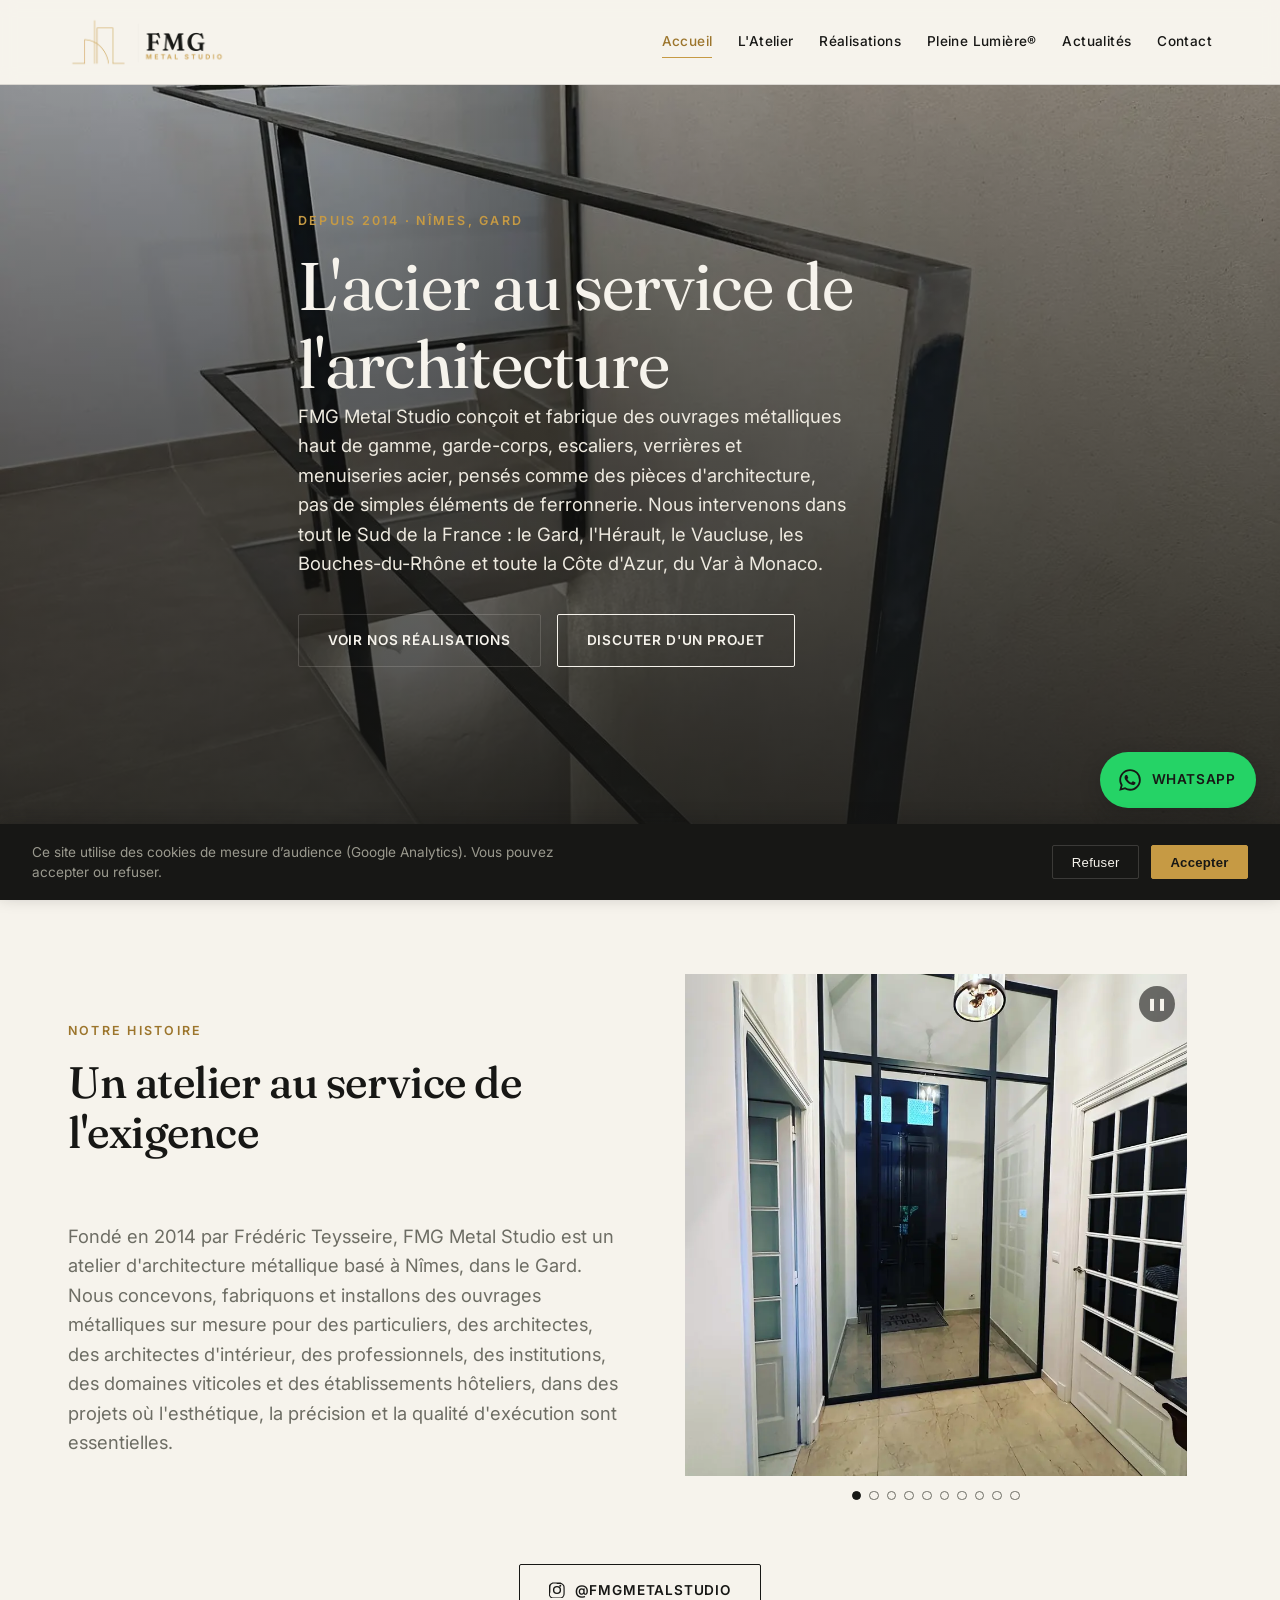
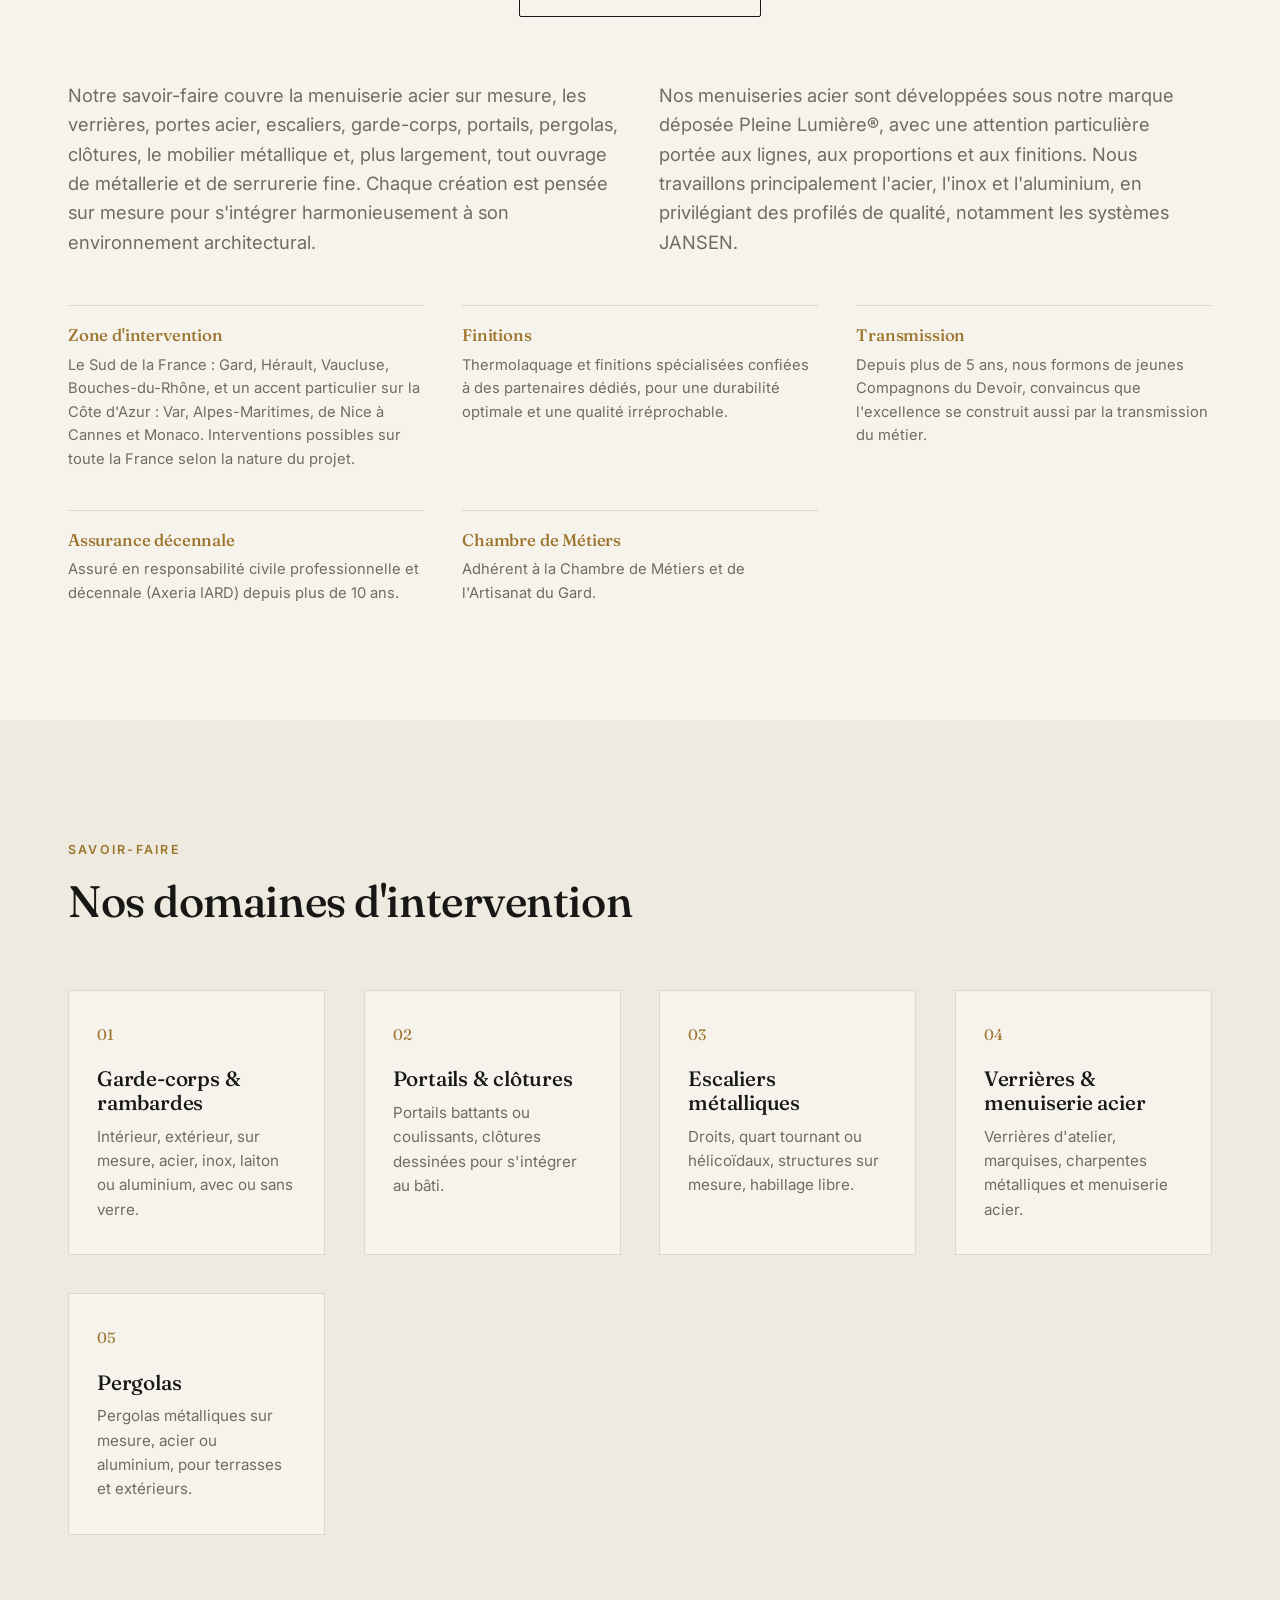
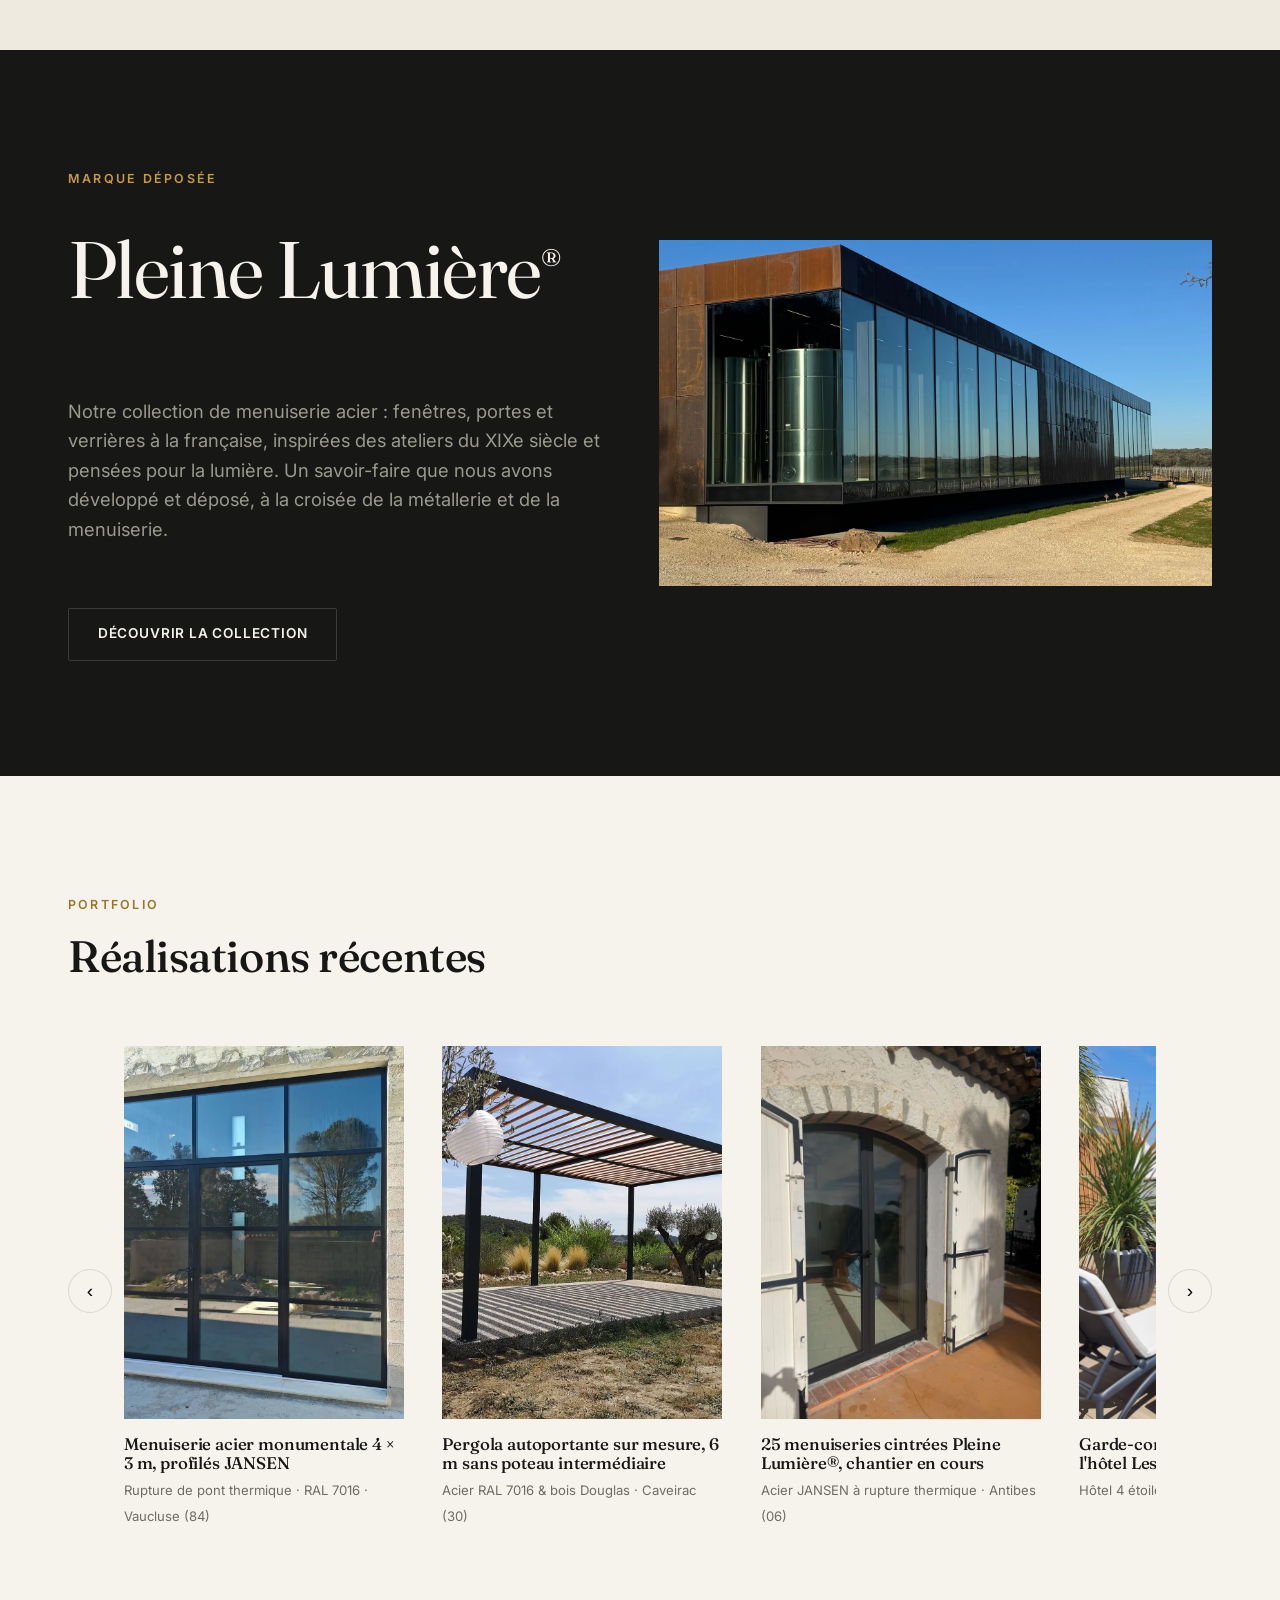
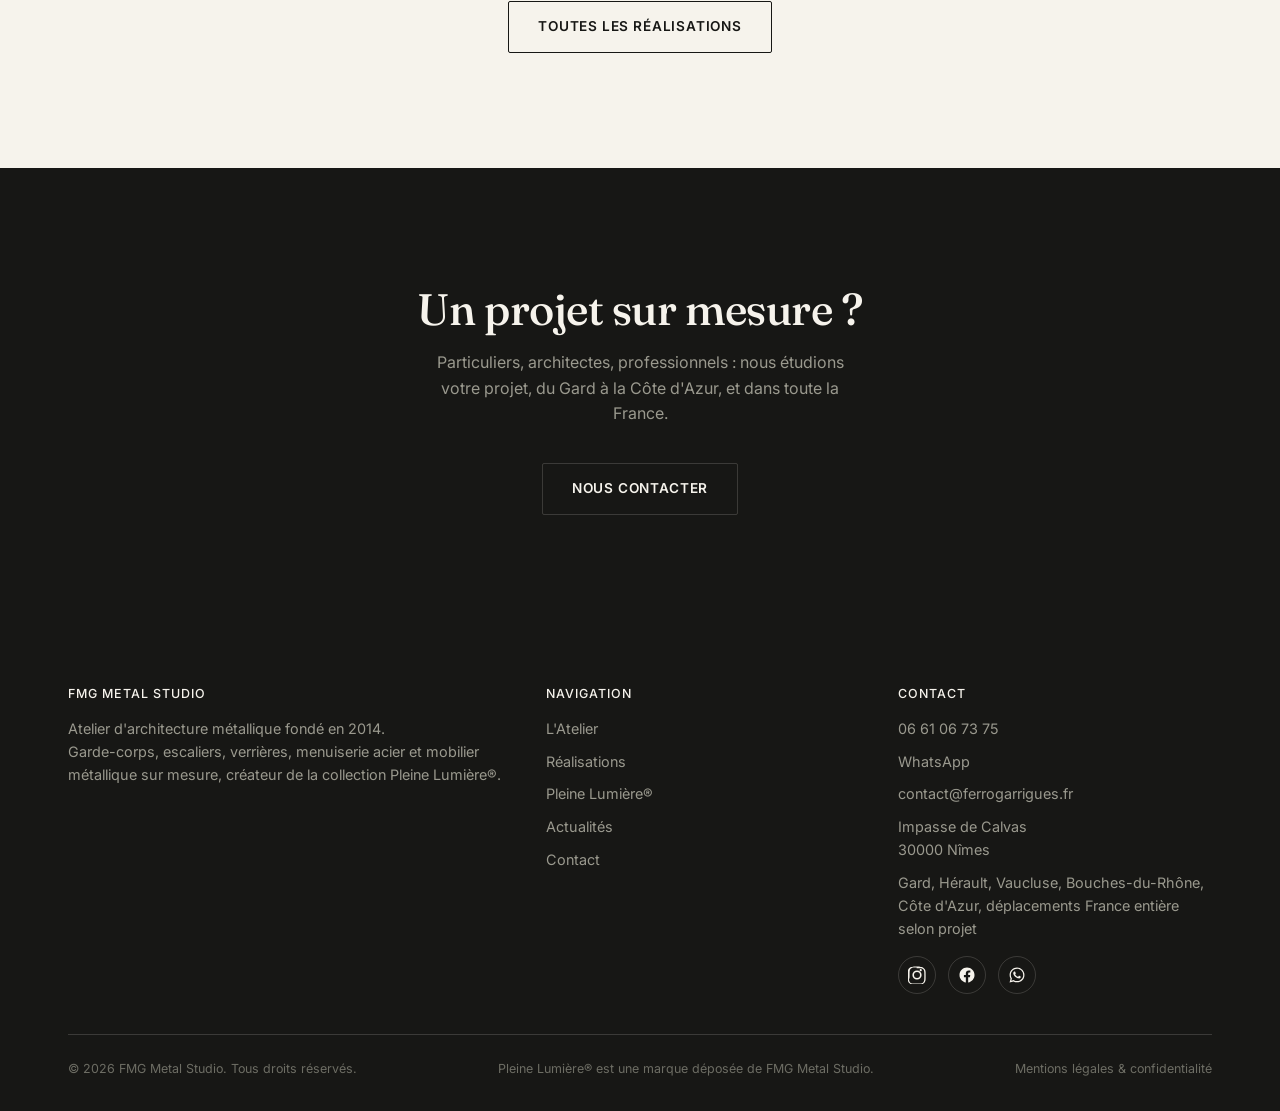
<file: index.html>
<!doctype html>
<html lang="fr">
<head>
<meta charset="UTF-8">
<meta name="viewport" content="width=device-width, initial-scale=1.0">
<title>FMG Metal Studio, métallerie sur mesure, Gard &amp; Côte d'Azur</title>
<meta name="description" content="Atelier d'architecture métallique basé à Nîmes (Gard) : garde-corps, escaliers, verrières, menuiserie acier sur mesure. Intervention dans le Gard, l'Hérault, le Vaucluse, les Bouches-du-Rhône et sur la Côte d'Azur (Var, Alpes-Maritimes, Monaco). Collection Pleine Lumière®.">
<link rel="canonical" href="https://ferrogarrigues.fr/">
<meta property="og:type" content="website">
<meta property="og:site_name" content="FMG Metal Studio">
<meta property="og:locale" content="fr_FR">
<meta property="og:title" content="FMG Metal Studio, métallerie sur mesure, Gard &amp; Côte d'Azur">
<meta property="og:description" content="Atelier d'architecture métallique basé à Nîmes (Gard) : garde-corps, escaliers, verrières, menuiserie acier sur mesure. Intervention dans le Gard, l'Hérault, le Vaucluse, les Bouches-du-Rhône et sur la Côte d'Azur (Var, Alpes-Maritimes, Monaco). Collection Pleine Lumière®.">
<meta property="og:url" content="https://ferrogarrigues.fr/">
<meta property="og:image" content="https://ferrogarrigues.fr/assets/img/garde-corps-inox-01.webp">
<meta name="twitter:card" content="summary_large_image">
<meta name="twitter:title" content="FMG Metal Studio, métallerie sur mesure, Gard &amp; Côte d'Azur">
<meta name="twitter:description" content="Atelier d'architecture métallique basé à Nîmes (Gard) : garde-corps, escaliers, verrières, menuiserie acier sur mesure. Intervention dans le Gard, l'Hérault, le Vaucluse, les Bouches-du-Rhône et sur la Côte d'Azur (Var, Alpes-Maritimes, Monaco). Collection Pleine Lumière®.">
<meta name="twitter:image" content="https://ferrogarrigues.fr/assets/img/garde-corps-inox-01.webp">
<link rel="icon" type="image/png" sizes="32x32" href="favicon-32.png">
<link rel="apple-touch-icon" sizes="180x180" href="apple-touch-icon.png">
<link rel="stylesheet" href="css/style.css">
<script type="application/ld+json">
{
  "@context": "https://schema.org",
  "@type": "LocalBusiness",
  "name": "FMG Metal Studio",
  "alternateName": "Ferrogarrigues",
  "description": "Atelier d'architecture métallique fondé en 2014 par Frédéric Teysseire, basé à Nîmes (Gard) : garde-corps, escaliers, portails, verrières, menuiserie acier, mobilier métallique et pergolas sur mesure pour particuliers, architectes, professionnels, institutions, domaines viticoles et établissements hôteliers, du Gard à la Côte d'Azur. Créateur de la collection Pleine Lumière®.",
  "url": "https://ferrogarrigues.fr/",
  "logo": "https://ferrogarrigues.fr/assets/img/logo-fmg-mark.webp",
  "image": "https://ferrogarrigues.fr/assets/img/garde-corps-inox-01.webp",
  "telephone": "+33661067375",
  "email": "contact@ferrogarrigues.fr",
  "priceRange": "€€€",
  "address": {
    "@type": "PostalAddress",
    "streetAddress": "Impasse de Calvas",
    "postalCode": "30000",
    "addressLocality": "Nîmes",
    "addressRegion": "Occitanie",
    "addressCountry": "FR"
  },
  "geo": { "@type": "GeoCoordinates", "latitude": 43.8367, "longitude": 4.3601 },
  "areaServed": ["Nîmes", "Gard", "Hérault", "Vaucluse", "Bouches-du-Rhône", "Var", "Alpes-Maritimes", "Côte d'Azur", "Monaco", "Occitanie", "Provence-Alpes-Côte d'Azur", "France"],
  "sameAs": ["https://www.instagram.com/fmgmetalstudio/", "https://www.facebook.com/fmgmetalstudio/"],
  "founder": { "@type": "Person", "name": "Frédéric Teysseire" },
  "foundingDate": "2014",
  "makesOffer": [
    { "@type": "Offer", "itemOffered": { "@type": "Service", "name": "Garde-corps et rambardes sur mesure" } },
    { "@type": "Offer", "itemOffered": { "@type": "Service", "name": "Portails et clôtures métalliques" } },
    { "@type": "Offer", "itemOffered": { "@type": "Service", "name": "Escaliers métalliques sur mesure" } },
    { "@type": "Offer", "itemOffered": { "@type": "Service", "name": "Verrières et menuiserie acier, Pleine Lumière®" } },
    { "@type": "Offer", "itemOffered": { "@type": "Service", "name": "Pergolas métalliques sur mesure" } },
    { "@type": "Offer", "itemOffered": { "@type": "Service", "name": "Mobilier métallique sur mesure" } }
  ]
}
</script>
</head>
<body>

<header class="site-header">
  <div class="wrap">
    <a href="index.html" class="logo"><img src="assets/img/logo-fmg-horizontal.webp" alt="FMG Metal Studio, atelier d&#39;architecture métallique" class="logo-img"></a>
    <nav class="nav-links" id="nav-links">
      <a href="index.html" aria-current="page">Accueil</a>
      <a href="atelier.html">L'Atelier</a>
      <a href="realisations.html">Réalisations</a>
      <a href="pleine-lumiere.html">Pleine Lumière®</a>
      <a href="actualites.html">Actualités</a>
      <a href="contact.html">Contact</a>
    </nav>
    <button class="nav-toggle" aria-label="Ouvrir le menu" aria-expanded="false">☰</button>
  </div>
</header>

<main>

  <section class="hero">
    <div class="wrap hero-inner">
      <span class="eyebrow">Depuis 2014 · Nîmes, Gard</span>
      <h1>L'acier au service de l'architecture</h1>
      <p class="lede">FMG Metal Studio conçoit et fabrique des ouvrages métalliques haut de gamme, garde-corps, escaliers, verrières et menuiseries acier, pensés comme des pièces d'architecture, pas de simples éléments de ferronnerie. Nous intervenons dans tout le Sud de la France : le Gard, l'Hérault, le Vaucluse, les Bouches-du-Rhône et toute la Côte d'Azur, du Var à Monaco.</p>
      <div class="hero-actions">
        <a href="realisations.html" class="btn btn-light">Voir nos réalisations</a>
        <a href="contact.html" class="btn btn-outline" style="border-color: var(--cream); color: var(--cream);">Discuter d'un projet</a>
      </div>
    </div>
  </section>

  <section>
    <div class="wrap">
      <div class="grid-2" style="align-items: center;">
        <div class="section-head" style="margin-bottom: 0;">
          <span class="eyebrow">Notre histoire</span>
          <h2>Un atelier au service de l'exigence</h2>
          <p class="lede mt-lg">Fondé en 2014 par Frédéric Teysseire, FMG Metal Studio est un atelier d'architecture métallique basé à Nîmes, dans le Gard. Nous concevons, fabriquons et installons des ouvrages métalliques sur mesure pour des particuliers, des architectes, des architectes d'intérieur, des professionnels, des institutions, des domaines viticoles et des établissements hôteliers, dans des projets où l'esthétique, la précision et la qualité d'exécution sont essentielles.</p>
        </div>
        <!--
          Diaporama photo (remplace l'ancien flux Instagram SnapWidget) : défile automatiquement,
          sans service tiers. Renouvellement automatique : la liste ci-dessous est un RÉSERVOIR ;
          chaque semaine (le lundi), js/main.js en affiche 10 différentes, à tour de rôle, si bien que
          toutes passent à l'accueil au fil des semaines. Pour le mettre à jour : ajouter (de préférence
          en haut), retirer ou réordonner les lignes <a class="slideshow-item">, toujours avec data-src=.
        -->
        <div class="slideshow" data-slideshow data-slideshow-per-week="10" aria-roledescription="carrousel" aria-label="Quelques réalisations FMG Metal Studio">
          <div class="slideshow-track">
            <noscript><a class="slideshow-item is-active" href="rooftop-hotel-les-alcyons-le-lavandou.html"><img src="assets/img/rooftop-hotel-les-alcyons-le-lavandou-01.webp" alt="Transats sur le rooftop de l&#39;hôtel Les Alcyons au Lavandou, garde-corps acier anthracite et vue sur la mer"></a></noscript>
            <a class="slideshow-item" href="menuiserie-acier-sur-mesure-jansen-vaucluse.html"><img data-src="assets/img/menuiserie-acier-jansen-vaucluse-01.webp" alt="Menuiserie acier sur mesure de 4 × 3 m en profilés JANSEN thermolaqués RAL 7016 : porte deux vantaux, châssis fixes latéraux et imposte vitrée, Vaucluse"></a>
            <a class="slideshow-item" href="pergola-autoportante-sur-mesure-caveirac.html"><img data-src="assets/img/pergola-autoportante-caveirac-01.webp" alt="Pergola autoportante sur mesure de 6 × 3 m, structure acier thermolaquée RAL 7016 et lames bois Douglas, sous une branche d&#39;olivier, Caveirac (Gard)"></a>
            <a class="slideshow-item" href="rooftop-hotel-les-alcyons-le-lavandou.html"><img data-src="assets/img/rooftop-hotel-les-alcyons-le-lavandou-01.webp" alt="Transats sur le rooftop de l&#39;hôtel Les Alcyons au Lavandou, garde-corps acier anthracite et vue sur la mer"></a>
            <a class="slideshow-item" href="actualites.html"><img data-src="assets/img/antibes-menuiseries-cintrees-jansen-01.webp" alt="Porte-fenêtre cintrée en profilés acier JANSEN à rupture de pont thermique sous un arc en pierre, villa à Antibes"></a>
            <a class="slideshow-item" href="verriere-interieure-porte-vitree-montferrier-sur-lez.html"><img data-src="assets/img/verriere-porte-vitree-jansen-montferrier-01.webp" alt="Verrière intérieure en profilés acier JANSEN avec porte entièrement vitrée, espace bureau d'une villa d'architecte, Montferrier-sur-Lez"></a>
            <a class="slideshow-item" href="pergola-claustra-pool-house-caveirac.html"><img data-src="assets/img/pergola-claustra-pool-house-caveirac-01.webp" alt="Pergola acier et claustra aluminium thermolaqués RAL 7016, claustra bois Douglas en couverture, pool house au bord de la piscine, Caveirac (Gard)"></a>
            <a class="slideshow-item" href="menuiserie-kiosque-the-coffee-nimes.html"><img data-src="assets/img/the-coffee-nimes-menuiserie-kiosque-02.webp" alt="Menuiserie kiosque sur mesure, ouvrant relevé formant auvent, café THE COFFEE, rue du Grand Couvent, Nîmes"></a>
            <a class="slideshow-item" href="realisations.html"><img data-src="assets/img/garde-corps-mas-nages-01.webp" alt="Garde-corps d&#39;escalier extérieur en acier patiné à volutes, mas en rénovation, Nages (Gard)"></a>
            <a class="slideshow-item" href="realisations.html"><img data-src="assets/img/pergola-garrigues-nimes-04.webp" alt="Pergola monumentale sur mesure, 9,5 mètres de portée, villa des Garrigues, Nîmes"></a>
            <a class="slideshow-item" href="realisations.html"><img data-src="assets/img/moulin-panery-verriere-angle-finie-03.webp" alt="Verrière d'angle en acier, vue extérieure, moulin oléicole du Domaine de Panery, Pouzilhac"></a>
            <a class="slideshow-item" href="realisations.html"><img data-src="assets/img/pergola-grange-montpellieraine-01.webp" alt="Pergola sur mesure en paillasson camarguais, terrasse et piscine, la Grange Montpellieraine, Montpellier"></a>
            <a class="slideshow-item" href="realisations.html"><img data-src="assets/img/escalier-tournant-nimes-01.webp" alt="Escalier tournant sur mesure, villa d'architecte, Nîmes"></a>
            <a class="slideshow-item" href="realisations.html"><img data-src="assets/img/pergola-paillasson-ilameena-sainttropez-01.webp" alt="Pergola sur mesure en paillasson camarguais, villa ILAMEENA, Saint-Tropez"></a>
            <a class="slideshow-item" href="realisations.html"><img data-src="assets/img/escalier-saint-christol-01.webp" alt="Escalier architectural acier et bois sur mesure, vue d'ensemble, Saint-Christol"></a>
            <a class="slideshow-item" href="realisations.html"><img data-src="assets/img/portail-coulissant-marseille-02.webp" alt="Vue d'ensemble du portail coulissant 4 x 2,6 m, Marseille"></a>
            <a class="slideshow-item" href="realisations.html"><img data-src="assets/img/verriere-angle-montferrier-01.webp" alt="Verrière intérieure avec verres en angle, maison d'architecte, Montferrier-sur-Lez"></a>
            <a class="slideshow-item" href="realisations.html"><img data-src="assets/img/portail-coulissant-montfrin-02.webp" alt="Portail coulissant sur mesure, motif à caissons, teinte rouille, Montfrin"></a>
            <a class="slideshow-item" href="realisations.html"><img data-src="assets/img/escalier-colimacon-montferrier-01.webp" alt="Escalier colimaçon habillé de claustra, villa d'architecte, Montferrier-sur-Lez"></a>
            <a class="slideshow-item" href="realisations.html"><img data-src="assets/img/pergola-paillasson-sainttropez-02.webp" alt="Pergola sur mesure et piscine, villa d'exception, Saint-Tropez"></a>
            <a class="slideshow-item" href="realisations.html"><img data-src="assets/img/gardecorps-vitre-mezzanine-nimes-01.webp" alt="Garde-corps vitré sur mezzanine, profils JANSEN, maison de ville rénovée, Nîmes"></a>
            <a class="slideshow-item" href="realisations.html"><img data-src="assets/img/mezzanine-escalier-lecques-01.webp" alt="Escalier quart tournant acier et bois sous mezzanine, Lecques"></a>
            <a class="slideshow-item" href="realisations.html"><img data-src="assets/img/porte-pivot-marseille-01.webp" alt="Porte sur pivot isolée sur mesure, maison d'architecte, Marseille"></a>
            <a class="slideshow-item" href="realisations.html"><img data-src="assets/img/mezzanine-avignon-03.webp" alt="Escalier métallique et garde-corps de mezzanine, Avignon intra-muros"></a>
            <a class="slideshow-item" href="realisations.html"><img data-src="assets/img/pergola-gardecorps-stmartindelondres-03.webp" alt="Pergola métallique sur deux niveaux, thermolaquage brun rouille, Saint-Martin-de-Londres"></a>
            <a class="slideshow-item" href="realisations.html"><img data-src="assets/img/carport-rochefortdugard-03.webp" alt="Carport sur mesure en acier, structure grande portée, Rochefort-du-Gard"></a>
            <a class="slideshow-item" href="realisations.html"><img data-src="assets/img/pied-table-montferrier-02.webp" alt="Pied de table sur mesure en acier, villa d'architecte, Montferrier-sur-Lez"></a>
            <a class="slideshow-item" href="realisations.html"><img data-src="assets/img/garde-corps-inox-lily-croixvalmer-02.webp" alt="Garde-corps inox, hôtel Lily of the Valley, design Philippe Starck, La Croix-Valmer"></a>
            <a class="slideshow-item" href="realisations.html"><img data-src="assets/img/pergolas-royalgreen-roquebrune-04.webp" alt="Vue d'ensemble des pergolas et de la piscine, résidence Royal Green, Var"></a>
            <a class="slideshow-item" href="realisations.html"><img data-src="assets/img/portail-coulissant-nimes-01.webp" alt="Portail coulissant motorisé, habillage caissettes façonnées, thermolaquage sablé, Nîmes"></a>
            <a class="slideshow-item" href="realisations.html"><img data-src="assets/img/menuiserie-acier-mauguio-01.webp" alt="Menuiserie acier à rupture thermique, 3,5 m de hauteur, rénovation d'un mas, Mauguio"></a>
            <a class="slideshow-item" href="realisations.html"><img data-src="assets/img/pergola-caveirac-01.webp" alt="Pergola suspendue en aluminium thermolaqué au-dessus d'une piscine, Caveirac"></a>
            <a class="slideshow-item" href="realisations.html"><img data-src="assets/img/escalier-montpellier-01.webp" alt="Escalier métallique suspendu sur mesure, maison de maître, Montpellier"></a>
            <a class="slideshow-item" href="realisations.html"><img data-src="assets/img/verriere-angle-nimes-01.webp" alt="Verrière d'angle intérieure décorative en acier, Nîmes"></a>
            <a class="slideshow-item" href="realisations.html"><img data-src="assets/img/porte-galandage-panery-pouzilhac-01.webp" alt="Porte à galandage monumentale en acier, verrière Pleine Lumière, Domaine de Panery, Pouzilhac"></a>
            <a class="slideshow-item" href="realisations.html"><img data-src="assets/img/porte-jansen-nimes-01.webp" alt="Porte et verrière intérieure en acier, profils fins JANSEN, maison de maître à Nîmes"></a>
            <a class="slideshow-item" href="realisations.html"><img data-src="assets/img/verriere-monumentale-avignon-02.webp" alt="Extension vitrée monumentale en menuiserie acier sur deux niveaux, centre historique d'Avignon, Palais des Papes"></a>
            <a class="slideshow-item" href="realisations.html"><img data-src="assets/img/verriere-laiton-montpellier-02.webp" alt="Verrière d'intérieur en menuiserie acier finition laiton, profils fins, Montpellier"></a>
            <a class="slideshow-item" href="realisations.html"><img data-src="assets/img/portail-corten-nimes-01.webp" alt="Portail coulissant sur mesure en acier Corten, villa d'architecte à Nîmes (Gard)"></a>
            <a class="slideshow-item" href="realisations.html"><img data-src="assets/img/cloture-ferme-ecole-nimes-01.webp" alt="Clôture en pierre et acier, Ferme École, Nîmes"></a>
            <a class="slideshow-item" href="realisations.html"><img data-src="assets/img/plaque-entree-acier-01.webp" alt="Plaque d'entrée sur mesure en acier thermolaqué, numéro de rue découpé"></a>
            <a class="slideshow-item" href="realisations.html"><img data-src="assets/img/garde-corps-inox-01.webp" alt="Garde-corps d'escalier épuré en acier brut, vue en contre-plongée, Rochefort-du-Gard"></a>
            <a class="slideshow-item" href="realisations.html"><img data-src="assets/img/verriere-acier-01.webp" alt="Verrière d'atelier en menuiserie acier, moulin oléicole, Domaine de Panery, Pouzilhac"></a>
            <a class="slideshow-item" href="realisations.html"><img data-src="assets/img/menuiserie-acier-redessan-01.webp" alt="Menuiserie acier sur mesure, fermeture d'un futur atelier d'artiste, Redessan"></a>
            <a class="slideshow-item" href="realisations.html"><img data-src="assets/img/portail-ferronnerie-01.webp" alt="Portail et portillon en ferronnerie traditionnelle, sous porche en pierre, Sinsans"></a>
          </div>
          <button type="button" class="slideshow-pause" data-slideshow-pause aria-label="Mettre en pause le défilement">❚❚</button>
          <div class="slideshow-dots" data-slideshow-dots></div>
        </div>
      </div>
      <p class="center mt-lg">
        <a href="https://www.instagram.com/fmgmetalstudio/" target="_blank" rel="noopener" class="btn btn-outline">
          <svg viewBox="0 0 24 24" aria-hidden="true" style="width:1rem;height:1rem;fill:currentColor;"><path d="M12 2.2c3.2 0 3.58.01 4.85.07 1.17.05 1.97.24 2.43.4a4.9 4.9 0 0 1 1.77 1.15 4.9 4.9 0 0 1 1.15 1.77c.16.46.35 1.26.4 2.43.06 1.27.07 1.65.07 4.85s-.01 3.58-.07 4.85c-.05 1.17-.24 1.97-.4 2.43a4.9 4.9 0 0 1-1.15 1.77 4.9 4.9 0 0 1-1.77 1.15c-.46.16-1.26.35-2.43.4-1.27.06-1.65.07-4.85.07s-3.58-.01-4.85-.07c-1.17-.05-1.97-.24-2.43-.4a4.9 4.9 0 0 1-1.77-1.15 4.9 4.9 0 0 1-1.15-1.77c-.16-.46-.35-1.26-.4-2.43C2.21 15.58 2.2 15.2 2.2 12s.01-3.58.07-4.85c.05-1.17.24-1.97.4-2.43a4.9 4.9 0 0 1 1.15-1.77A4.9 4.9 0 0 1 5.6 1.8c.46-.16 1.26-.35 2.43-.4C9.3 1.34 9.68 1.33 12 1.33m0-1.33C8.74 0 8.33.01 7.05.07c-1.28.06-2.15.26-2.91.56A6.9 6.9 0 0 0 1.62 2.15 6.9 6.9 0 0 0 .1 4.67c-.3.76-.5 1.63-.56 2.9C-.52 8.86-.53 9.27-.53 12.53s.01 3.67.07 4.95c.06 1.27.26 2.14.56 2.9a6.9 6.9 0 0 0 1.52 2.52 6.9 6.9 0 0 0 2.52 1.52c.76.3 1.63.5 2.9.56 1.28.06 1.69.07 4.95.07s3.67-.01 4.95-.07c1.27-.06 2.14-.26 2.9-.56a6.9 6.9 0 0 0 2.52-1.52 6.9 6.9 0 0 0 1.52-2.52c.3-.76.5-1.63.56-2.9.06-1.28.07-1.69.07-4.95s-.01-3.67-.07-4.95c-.06-1.27-.26-2.14-.56-2.9A6.9 6.9 0 0 0 21.85 2.15 6.9 6.9 0 0 0 19.33.63c-.76-.3-1.63-.5-2.9-.56C15.15.01 14.74 0 12 0Z" transform="translate(0 .8) scale(.96)"/><path d="M12 5.84a6.16 6.16 0 1 0 0 12.32 6.16 6.16 0 0 0 0-12.32Zm0 10.16a4 4 0 1 1 0-8 4 4 0 0 1 0 8Zm6.4-10.4a1.44 1.44 0 1 1-2.88 0 1.44 1.44 0 0 1 2.88 0Z"/></svg>
          @fmgmetalstudio
        </a>
      </p>

      <div class="grid-2 mt-lg">
        <p class="lede">Notre savoir-faire couvre la menuiserie acier sur mesure, les verrières, portes acier, escaliers, garde-corps, portails, pergolas, clôtures, le mobilier métallique et, plus largement, tout ouvrage de métallerie et de serrurerie fine. Chaque création est pensée sur mesure pour s'intégrer harmonieusement à son environnement architectural.</p>
        <p class="lede">Nos menuiseries acier sont développées sous notre marque déposée Pleine Lumière®, avec une attention particulière portée aux lignes, aux proportions et aux finitions. Nous travaillons principalement l'acier, l'inox et l'aluminium, en privilégiant des profilés de qualité, notamment les systèmes JANSEN.</p>
      </div>

      <ul class="pl-features" style="color: var(--charcoal); margin-top: 3rem;">
        <li style="border-top-color: var(--line);">
          <h3 style="color: var(--accent-dark);">Zone d'intervention</h3>
          <p style="color: var(--steel);">Le Sud de la France : Gard, Hérault, Vaucluse, Bouches-du-Rhône, et un accent particulier sur la Côte d'Azur : Var, Alpes-Maritimes, de Nice à Cannes et Monaco. Interventions possibles sur toute la France selon la nature du projet.</p>
        </li>
        <li style="border-top-color: var(--line);">
          <h3 style="color: var(--accent-dark);">Finitions</h3>
          <p style="color: var(--steel);">Thermolaquage et finitions spécialisées confiées à des partenaires dédiés, pour une durabilité optimale et une qualité irréprochable.</p>
        </li>
        <li style="border-top-color: var(--line);">
          <h3 style="color: var(--accent-dark);">Transmission</h3>
          <p style="color: var(--steel);">Depuis plus de 5 ans, nous formons de jeunes Compagnons du Devoir, convaincus que l'excellence se construit aussi par la transmission du métier.</p>
        </li>
        <li style="border-top-color: var(--line);">
          <h3 style="color: var(--accent-dark);">Assurance décennale</h3>
          <p style="color: var(--steel);">Assuré en responsabilité civile professionnelle et décennale (Axeria IARD) depuis plus de 10 ans.</p>
        </li>
        <li style="border-top-color: var(--line);">
          <h3 style="color: var(--accent-dark);">Chambre de Métiers</h3>
          <p style="color: var(--steel);">Adhérent à la Chambre de Métiers et de l'Artisanat du Gard.</p>
        </li>
      </ul>
    </div>
  </section>

  <section class="section-alt">
    <div class="wrap">
      <div class="section-head">
        <span class="eyebrow">Savoir-faire</span>
        <h2>Nos domaines d'intervention</h2>
      </div>
      <div class="grid-4">
        <a class="service-card" href="realisations.html?filter=garde-corps">
          <span class="num">01</span>
          <h3>Garde-corps &amp; rambardes</h3>
          <p>Intérieur, extérieur, sur mesure, acier, inox, laiton ou aluminium, avec ou sans verre.</p>
        </a>
        <a class="service-card" href="realisations.html?filter=portails">
          <span class="num">02</span>
          <h3>Portails &amp; clôtures</h3>
          <p>Portails battants ou coulissants, clôtures dessinées pour s'intégrer au bâti.</p>
        </a>
        <a class="service-card" href="realisations.html?filter=escaliers">
          <span class="num">03</span>
          <h3>Escaliers métalliques</h3>
          <p>Droits, quart tournant ou hélicoïdaux, structures sur mesure, habillage libre.</p>
        </a>
        <a class="service-card" href="realisations.html?filter=verrieres">
          <span class="num">04</span>
          <h3>Verrières &amp; menuiserie acier</h3>
          <p>Verrières d'atelier, marquises, charpentes métalliques et menuiserie acier.</p>
        </a>
        <a class="service-card" href="realisations.html?filter=pergolas">
          <span class="num">05</span>
          <h3>Pergolas</h3>
          <p>Pergolas métalliques sur mesure, acier ou aluminium, pour terrasses et extérieurs.</p>
        </a>
      </div>
    </div>
  </section>

  <section class="pl-band">
    <div class="wrap">
      <div class="grid-2" style="align-items: center;">
        <div>
          <span class="eyebrow" style="color: var(--accent);">Marque déposée</span>
          <p class="pl-mark">Pleine Lumière<sup>®</sup></p>
          <p class="lede mt-lg" style="color: var(--steel-light);">Notre collection de menuiserie acier : fenêtres, portes et verrières à la française, inspirées des ateliers du XIXe siècle et pensées pour la lumière. Un savoir-faire que nous avons développé et déposé, à la croisée de la métallerie et de la menuiserie.</p>
          <a href="pleine-lumiere.html" class="btn btn-light mt-lg">Découvrir la collection</a>
        </div>
        <div class="ph ph-wide">
          <img src="assets/img/pleine-lumiere-facade-panery-01.webp" alt="Façade en acier Corten et menuiserie acier Pleine Lumière, moulin oléicole du Domaine de Panery" loading="lazy">
        </div>
      </div>
    </div>
  </section>

  <section>
    <div class="wrap">
      <div class="section-head">
        <span class="eyebrow">Portfolio</span>
        <h2>Réalisations récentes</h2>
      </div>
      <!--
        Chaque nouveau chantier ajouté dans realisations.html doit aussi être ajouté ici,
        EN PREMIER dans .carousel-track (ordre du plus récent au plus ancien).
      -->
      <div class="carousel">
        <button class="carousel-btn prev" aria-label="Réalisation précédente" data-carousel-prev>‹</button>
        <div class="carousel-track" id="home-carousel">
          <a class="carousel-item" href="menuiserie-acier-sur-mesure-jansen-vaucluse.html">
            <div class="ph ph-portrait"><img src="assets/img/menuiserie-acier-jansen-vaucluse-01.webp" alt="Menuiserie acier sur mesure de 4 × 3 m en profilés JANSEN thermolaqués RAL 7016 : porte deux vantaux, châssis fixes latéraux et imposte vitrée, Vaucluse" loading="lazy"></div>
            <h3>Menuiserie acier monumentale 4 × 3 m, profilés JANSEN</h3>
            <span class="meta">Rupture de pont thermique · RAL 7016 · Vaucluse (84)</span>
          </a>
          <a class="carousel-item" href="pergola-autoportante-sur-mesure-caveirac.html">
            <div class="ph ph-portrait"><img src="assets/img/pergola-autoportante-caveirac-01.webp" alt="Pergola autoportante sur mesure de 6 × 3 m, structure acier thermolaquée RAL 7016 et lames bois Douglas, sous une branche d&#39;olivier, Caveirac (Gard)" loading="lazy"></div>
            <h3>Pergola autoportante sur mesure, 6 m sans poteau intermédiaire</h3>
            <span class="meta">Acier RAL 7016 &amp; bois Douglas · Caveirac (30)</span>
          </a>
          <a class="carousel-item" href="actualites.html">
            <div class="ph ph-portrait"><img src="assets/img/antibes-menuiseries-cintrees-jansen-01.webp" alt="Porte-fenêtre cintrée en profilés acier JANSEN à rupture de pont thermique sous un arc en pierre, villa à Antibes" loading="lazy"></div>
            <h3>25 menuiseries cintrées Pleine Lumière®, chantier en cours</h3>
            <span class="meta">Acier JANSEN à rupture thermique · Antibes (06)</span>
          </a>
          <a class="carousel-item" href="rooftop-hotel-les-alcyons-le-lavandou.html">
            <div class="ph ph-portrait"><img src="assets/img/rooftop-hotel-les-alcyons-le-lavandou-01.webp" alt="Transats sur le rooftop de l'hôtel Les Alcyons au Lavandou, garde-corps acier anthracite et vue sur la mer" loading="lazy"></div>
            <h3>Garde-corps &amp; escalier, rooftop de l'hôtel Les Alcyons</h3>
            <span class="meta">Hôtel 4 étoiles · Le Lavandou (83)</span>
          </a>
          <a class="carousel-item" href="verriere-interieure-porte-vitree-montferrier-sur-lez.html">
            <div class="ph ph-portrait"><img src="assets/img/verriere-porte-vitree-jansen-montferrier-01.webp" alt="Verrière intérieure en profilés acier JANSEN avec porte entièrement vitrée, espace bureau d'une villa d'architecte, Montferrier-sur-Lez" loading="lazy"></div>
            <h3>Verrière &amp; porte vitrée, villa d'architecte</h3>
            <span class="meta">Profilés JANSEN · Montferrier-sur-Lez (34)</span>
          </a>
          <a class="carousel-item" href="pergola-claustra-pool-house-caveirac.html">
            <div class="ph ph-portrait"><img src="assets/img/pergola-claustra-pool-house-caveirac-01.webp" alt="Pergola acier et claustra aluminium thermolaqués RAL 7016, claustra bois Douglas en couverture, pool house au bord de la piscine, Caveirac (Gard)" loading="lazy"></div>
            <h3>Pergola &amp; claustra, pool house</h3>
            <span class="meta">Acier, aluminium &amp; Douglas · Caveirac (30)</span>
          </a>
          <a class="carousel-item" href="menuiserie-kiosque-the-coffee-nimes.html">
            <div class="ph ph-portrait"><img src="assets/img/the-coffee-nimes-menuiserie-kiosque-02.webp" alt="Menuiserie kiosque sur mesure, ouvrant relevé formant auvent, café THE COFFEE, rue du Grand Couvent, Nîmes" loading="lazy"></div>
            <h3>Menuiserie kiosque sur mesure, café THE COFFEE</h3>
            <span class="meta">Nîmes (30)</span>
          </a>
          <a class="carousel-item" href="realisations.html">
            <div class="ph ph-portrait"><img src="assets/img/garde-corps-mas-nages-01.webp" alt="Garde-corps d'escalier extérieur en acier patiné à volutes, mas en rénovation, Nages (Gard)" loading="lazy"></div>
            <h3>Garde-corps ferronnerie, mas en rénovation</h3>
            <span class="meta">Nages (30)</span>
          </a>
          <a class="carousel-item" href="realisations.html">
            <div class="ph ph-portrait"><img src="assets/img/pergola-garrigues-nimes-04.webp" alt="Pergola monumentale sur mesure, 9,5 mètres de portée, villa des Garrigues, Nîmes" loading="lazy"></div>
            <h3>Pergola monumentale, 9,5 m de portée</h3>
            <span class="meta">Nîmes (30)</span>
          </a>
          <a class="carousel-item" href="realisations.html">
            <div class="ph ph-portrait"><img src="assets/img/moulin-panery-verriere-angle-finie-03.webp" alt="Verrière d'angle en acier, vue extérieure, moulin oléicole du Domaine de Panery, Pouzilhac" loading="lazy"></div>
            <h3>Verrières monumentales &amp; porte à galandage</h3>
            <span class="meta">Domaine de Panery, Pouzilhac (30)</span>
          </a>
          <a class="carousel-item" href="realisations.html">
            <div class="ph ph-portrait"><img src="assets/img/pergola-grange-montpellieraine-01.webp" alt="Pergola sur mesure en paillasson camarguais, terrasse et piscine, la Grange Montpellieraine, Montpellier" loading="lazy"></div>
            <h3>Pergola sur mesure, la Grange Montpellieraine</h3>
            <span class="meta">Montpellier (34)</span>
          </a>
          <a class="carousel-item" href="realisations.html">
            <div class="ph ph-portrait"><img src="assets/img/escalier-tournant-nimes-01.webp" alt="Escalier tournant sur mesure, villa d'architecte, Nîmes" loading="lazy"></div>
            <h3>Escalier tournant sur mesure</h3>
            <span class="meta">Nîmes (30)</span>
          </a>
          <a class="carousel-item" href="realisations.html">
            <div class="ph ph-portrait"><img src="assets/img/pergola-paillasson-ilameena-sainttropez-01.webp" alt="Pergola sur mesure en paillasson camarguais, villa ILAMEENA, Saint-Tropez" loading="lazy"></div>
            <h3>Pergolas sur mesure, villa ILAMEENA</h3>
            <span class="meta">Saint-Tropez (83)</span>
          </a>
          <a class="carousel-item" href="realisations.html">
            <div class="ph ph-portrait"><img src="assets/img/escalier-saint-christol-01.webp" alt="Escalier architectural acier et bois sur mesure, vue d'ensemble, Saint-Christol" loading="lazy"></div>
            <h3>Escalier architectural acier et bois sur mesure</h3>
            <span class="meta">Saint-Christol (34)</span>
          </a>
          <a class="carousel-item" href="realisations.html">
            <div class="ph ph-portrait"><img src="assets/img/portail-coulissant-marseille-02.webp" alt="Vue d'ensemble du portail coulissant 4 x 2,6 m, Marseille" loading="lazy"></div>
            <h3>Portail coulissant technique, habillage caissette</h3>
            <span class="meta">Villa d&#39;architecte · Marseille (13)</span>
          </a>
          <a class="carousel-item" href="realisations.html">
            <div class="ph ph-portrait"><img src="assets/img/verriere-angle-montferrier-01.webp" alt="Verrière intérieure avec verres en angle, maison d'architecte, Montferrier-sur-Lez" loading="lazy"></div>
            <h3>Verrière intérieure sur mesure</h3>
            <span class="meta">Verres en angle · Montferrier-sur-Lez (34)</span>
          </a>
          <a class="carousel-item" href="realisations.html">
            <div class="ph ph-portrait"><img src="assets/img/portail-coulissant-montfrin-02.webp" alt="Portail coulissant sur mesure, motif à caissons, teinte rouille, Montfrin" loading="lazy"></div>
            <h3>Portail coulissant sur mesure</h3>
            <span class="meta">Motif à caissons · Montfrin (30)</span>
          </a>
          <a class="carousel-item" href="realisations.html">
            <div class="ph ph-portrait"><img src="assets/img/escalier-colimacon-montferrier-01.webp" alt="Escalier colimaçon habillé de claustra, villa d'architecte, Montferrier-sur-Lez" loading="lazy"></div>
            <h3>Escalier colimaçon &amp; claustra</h3>
            <span class="meta">Villa d&#39;architecte · Montferrier-sur-Lez (34)</span>
          </a>
          <a class="carousel-item" href="realisations.html">
            <div class="ph ph-portrait"><img src="assets/img/pergola-paillasson-sainttropez-02.webp" alt="Pergola sur mesure et piscine, villa d'exception, Saint-Tropez" loading="lazy"></div>
            <h3>Pergolas sur mesure, villa d&#39;exception</h3>
            <span class="meta">Paillasson camarguais · Saint-Tropez (83)</span>
          </a>
          <a class="carousel-item" href="realisations.html">
            <div class="ph ph-portrait"><img src="assets/img/gardecorps-vitre-mezzanine-nimes-01.webp" alt="Garde-corps vitré sur mezzanine, profils JANSEN, maison de ville rénovée, Nîmes" loading="lazy"></div>
            <h3>Garde-corps vitré de mezzanine</h3>
            <span class="meta">Profils JANSEN · Nîmes (30)</span>
          </a>
          <a class="carousel-item" href="realisations.html">
            <div class="ph ph-portrait"><img src="assets/img/mezzanine-escalier-lecques-01.webp" alt="Escalier quart tournant acier et bois sous mezzanine, Lecques" loading="lazy"></div>
            <h3>Mezzanine &amp; escalier grande portée</h3>
            <span class="meta">9 m de portée · Lecques (30)</span>
          </a>
          <a class="carousel-item" href="realisations.html">
            <div class="ph ph-portrait"><img src="assets/img/porte-pivot-marseille-01.webp" alt="Porte sur pivot isolée sur mesure, maison d'architecte, Marseille" loading="lazy"></div>
            <h3>Porte sur pivot haut de gamme</h3>
            <span class="meta">Menuiserie acier sur mesure · Marseille (13)</span>
          </a>
          <a class="carousel-item" href="realisations.html">
            <div class="ph ph-portrait"><img src="assets/img/mezzanine-avignon-03.webp" alt="Escalier métallique et garde-corps de mezzanine, Avignon intra-muros" loading="lazy"></div>
            <h3>Mezzanine sur mesure</h3>
            <span class="meta">Escalier, garde-corps &amp; verrière · Avignon (84)</span>
          </a>
          <a class="carousel-item" href="realisations.html">
            <div class="ph ph-portrait"><img src="assets/img/pergola-gardecorps-stmartindelondres-03.webp" alt="Pergola métallique sur deux niveaux, thermolaquage brun rouille, Saint-Martin-de-Londres" loading="lazy"></div>
            <h3>Pergola &amp; garde-corps sur mesure</h3>
            <span class="meta">Thermolaquage brun rouille · Saint-Martin-de-Londres (34)</span>
          </a>
          <a class="carousel-item" href="realisations.html">
            <div class="ph ph-portrait"><img src="assets/img/carport-rochefortdugard-03.webp" alt="Carport sur mesure en acier, structure grande portée, Rochefort-du-Gard" loading="lazy"></div>
            <h3>Carport sur mesure</h3>
            <span class="meta">Structure grande portée · Rochefort-du-Gard (30)</span>
          </a>
          <a class="carousel-item" href="realisations.html">
            <div class="ph ph-portrait"><img src="assets/img/pied-table-montferrier-02.webp" alt="Pied de table sur mesure en acier, villa d'architecte, Montferrier-sur-Lez" loading="lazy"></div>
            <h3>Pied de table sur mesure</h3>
            <span class="meta">Mobilier métallique · Montferrier-sur-Lez (34)</span>
          </a>
          <a class="carousel-item" href="realisations.html">
            <div class="ph ph-portrait"><img src="assets/img/garde-corps-inox-lily-croixvalmer-02.webp" alt="Garde-corps inox, hôtel Lily of the Valley, design Philippe Starck, La Croix-Valmer" loading="lazy"></div>
            <h3>Garde-corps inox, Hôtel Lily of the Valley</h3>
            <span class="meta">Design Philippe Starck · La Croix-Valmer (83)</span>
          </a>
          <a class="carousel-item" href="realisations.html">
            <div class="ph ph-portrait"><img src="assets/img/pergolas-royalgreen-roquebrune-04.webp" alt="Vue d'ensemble des pergolas et de la piscine, résidence Royal Green, Var" loading="lazy"></div>
            <h3>Pergolas résidence Royal Green</h3>
            <span class="meta">Ensemble de 10 pergolas · Roquebrune-sur-Argens (83)</span>
          </a>
          <a class="carousel-item" href="realisations.html">
            <div class="ph ph-portrait"><img src="assets/img/portail-coulissant-nimes-01.webp" alt="Portail coulissant motorisé, habillage caissettes façonnées, thermolaquage sablé, Nîmes" loading="lazy"></div>
            <h3>Portail coulissant motorisé</h3>
            <span class="meta">Ouverture 5 m · Nîmes (30)</span>
          </a>
          <a class="carousel-item" href="realisations.html">
            <div class="ph ph-portrait"><img src="assets/img/menuiserie-acier-mauguio-01.webp" alt="Menuiserie acier à rupture thermique, 3,5 m de hauteur, rénovation d'un mas, Mauguio" loading="lazy"></div>
            <h3>Menuiserie acier grande hauteur</h3>
            <span class="meta">Rupture thermique · Mauguio (34)</span>
          </a>
          <a class="carousel-item" href="realisations.html">
            <div class="ph ph-portrait"><img src="assets/img/menuiserie-acier-redessan-01.webp" alt="Menuiserie acier sur mesure, fermeture d'un futur atelier d'artiste, Redessan" loading="lazy"></div>
            <h3>Menuiserie acier sur mesure</h3>
            <span class="meta">Thermolaquage anthracite · Redessan (30)</span>
          </a>
          <a class="carousel-item" href="realisations.html">
            <div class="ph ph-portrait"><img src="assets/img/pergola-caveirac-01.webp" alt="Pergola suspendue en aluminium thermolaqué au-dessus d'une piscine, Caveirac" loading="lazy"></div>
            <h3>Pergola suspendue sur mesure</h3>
            <span class="meta">Aluminium thermolaqué · Caveirac (30)</span>
          </a>
          <a class="carousel-item" href="realisations.html">
            <div class="ph ph-portrait"><img src="assets/img/escalier-montpellier-01.webp" alt="Escalier métallique suspendu sur mesure, maison de maître, Montpellier" loading="lazy"></div>
            <h3>Escalier métallique d'exception</h3>
            <span class="meta">Maison de maître · Montpellier (34)</span>
          </a>
          <a class="carousel-item" href="realisations.html">
            <div class="ph ph-portrait"><img src="assets/img/verriere-angle-nimes-01.webp" alt="Verrière d'angle intérieure décorative en acier, Nîmes" loading="lazy"></div>
            <h3>Verrière d'angle</h3>
            <span class="meta">Sur mesure · Nîmes (30)</span>
          </a>
          <a class="carousel-item" href="realisations.html">
            <div class="ph ph-portrait"><img src="assets/img/porte-galandage-panery-pouzilhac-01.webp" alt="Porte à galandage monumentale en acier, verrière Pleine Lumière, Domaine de Panery, Pouzilhac" loading="lazy"></div>
            <h3>Porte à galandage monumentale</h3>
            <span class="meta">4 × 4,50 m · Domaine de Panery, Pouzilhac (30)</span>
          </a>
          <a class="carousel-item" href="realisations.html">
            <div class="ph ph-portrait"><img src="assets/img/porte-jansen-nimes-01.webp" alt="Porte et verrière intérieure en acier, profils fins JANSEN, maison de maître à Nîmes" loading="lazy"></div>
            <h3>Porte &amp; verrière acier JANSEN, Nîmes</h3>
            <span class="meta">Profils ultra-fins · Maison de maître, Nîmes (30)</span>
          </a>
          <a class="carousel-item" href="realisations.html">
            <div class="ph ph-portrait"><img src="assets/img/verriere-monumentale-avignon-02.webp" alt="Extension vitrée monumentale en menuiserie acier sur deux niveaux, centre historique d'Avignon, Palais des Papes" loading="lazy"></div>
            <h3>Extension vitrée monumentale, Avignon</h3>
            <span class="meta">Menuiserie acier · Palais des Papes, Avignon (84)</span>
          </a>
          <a class="carousel-item" href="realisations.html">
            <div class="ph ph-portrait"><img src="assets/img/verriere-laiton-montpellier-02.webp" alt="Verrière d'intérieur en menuiserie acier finition laiton, profils fins, Montpellier" loading="lazy"></div>
            <h3>Verrière &amp; paroi de douche laiton, Montpellier</h3>
            <span class="meta">Menuiserie acier laiton · Pleine Lumière, Montpellier (34)</span>
          </a>
          <a class="carousel-item" href="realisations.html">
            <div class="ph ph-portrait"><img src="assets/img/portail-corten-nimes-01.webp" alt="Portail coulissant sur mesure en acier Corten, villa d'architecte à Nîmes (Gard)" loading="lazy"></div>
            <h3>Portail coulissant acier Corten, Nîmes</h3>
            <span class="meta">Acier Corten · 5 × 1,80 m, motorisé, Nîmes (30)</span>
          </a>
          <a class="carousel-item" href="realisations.html">
            <div class="ph ph-portrait"><img src="assets/img/cloture-ferme-ecole-nimes-01.webp" alt="Clôture en pierre et acier, Ferme École, Nîmes" loading="lazy"></div>
            <h3>Ferme École, Nîmes</h3>
            <span class="meta">Clôture &amp; garde-corps · Marché public</span>
          </a>
          <a class="carousel-item" href="realisations.html">
            <div class="ph ph-portrait"><img src="assets/img/plaque-entree-acier-01.webp" alt="Plaque d'entrée sur mesure en acier thermolaqué" loading="lazy"></div>
            <h3>Plaque d'entrée sur mesure</h3>
            <span class="meta">Acier thermolaqué RAL 7016, Montferrier-sur-Lez (34)</span>
          </a>
          <a class="carousel-item" href="realisations.html">
            <div class="ph ph-portrait"><img src="assets/img/garde-corps-inox-01.webp" alt="Garde-corps d'escalier épuré en acier brut, Rochefort-du-Gard" loading="lazy"></div>
            <h3>Garde-corps épuré</h3>
            <span class="meta">Acier brut &middot; Rochefort-du-Gard (30)</span>
          </a>
          <a class="carousel-item" href="realisations.html">
            <div class="ph ph-portrait"><img src="assets/img/verriere-acier-01.webp" alt="Verrière d'atelier en menuiserie acier, moulin oléicole, Domaine de Panery, Pouzilhac" loading="lazy"></div>
            <h3>Verrière d'atelier</h3>
            <span class="meta">Menuiserie acier · Domaine de Panery, Pouzilhac (30)</span>
          </a>
          <a class="carousel-item" href="realisations.html">
            <div class="ph ph-portrait"><img src="assets/img/portail-ferronnerie-01.webp" alt="Portail et portillon en ferronnerie traditionnelle, sous porche en pierre, Sinsans" loading="lazy"></div>
            <h3>Portail et portillon sur mesure</h3>
            <span class="meta">Ferronnerie traditionnelle · Sinsans (30)</span>
          </a>
        </div>
        <button class="carousel-btn next" aria-label="Réalisation suivante" data-carousel-next>›</button>
      </div>
      <p class="center mt-lg"><a href="realisations.html" class="btn btn-outline">Toutes les réalisations</a></p>

    </div>
  </section>

  <section class="cta-band">
    <div class="wrap">
      <h2>Un projet sur mesure ?</h2>
      <p>Particuliers, architectes, professionnels : nous étudions votre projet, du Gard à la Côte d'Azur, et dans toute la France.</p>
      <a href="contact.html" class="btn btn-light">Nous contacter</a>
    </div>
  </section>

</main>

<footer class="site-footer" id="site-footer"></footer>

<script src="js/main.js"></script>
<script src="js/footer.js"></script>
<script src="js/consent.js"></script>
</body>
</html>
</file>
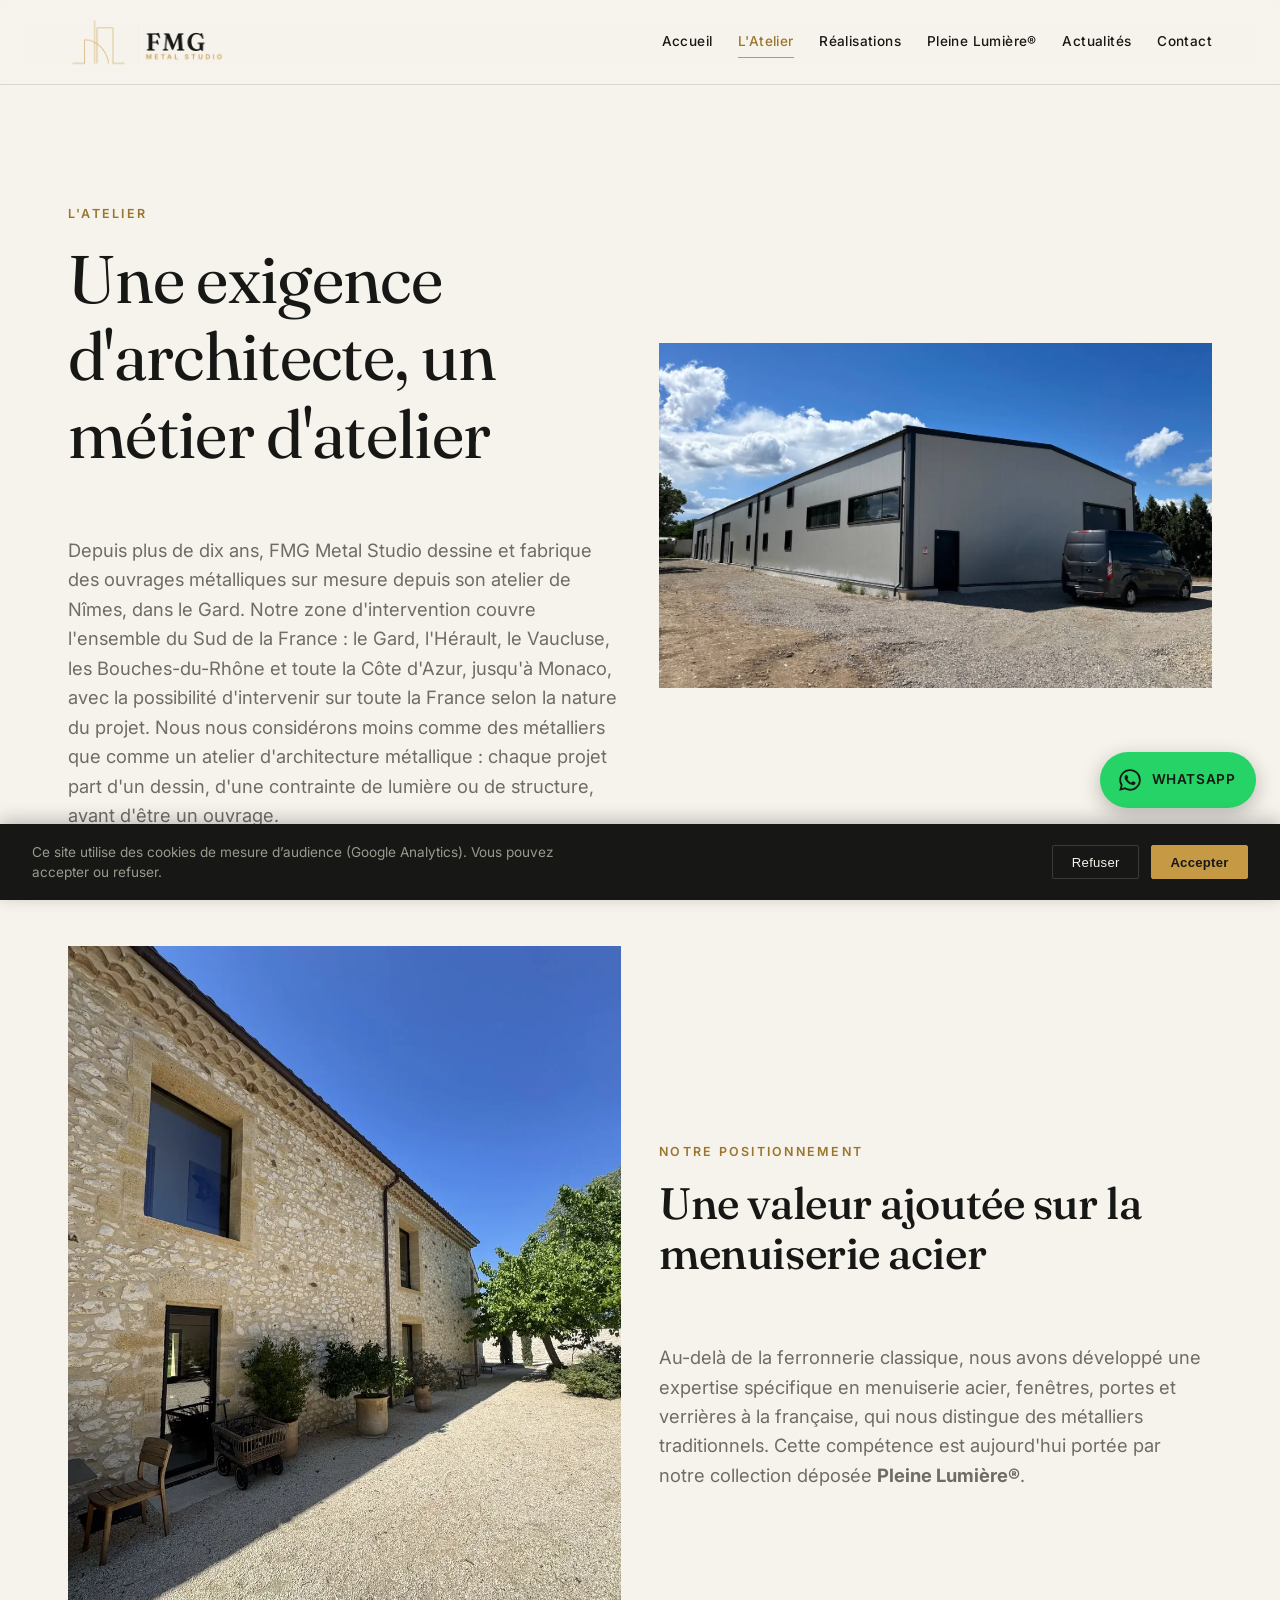
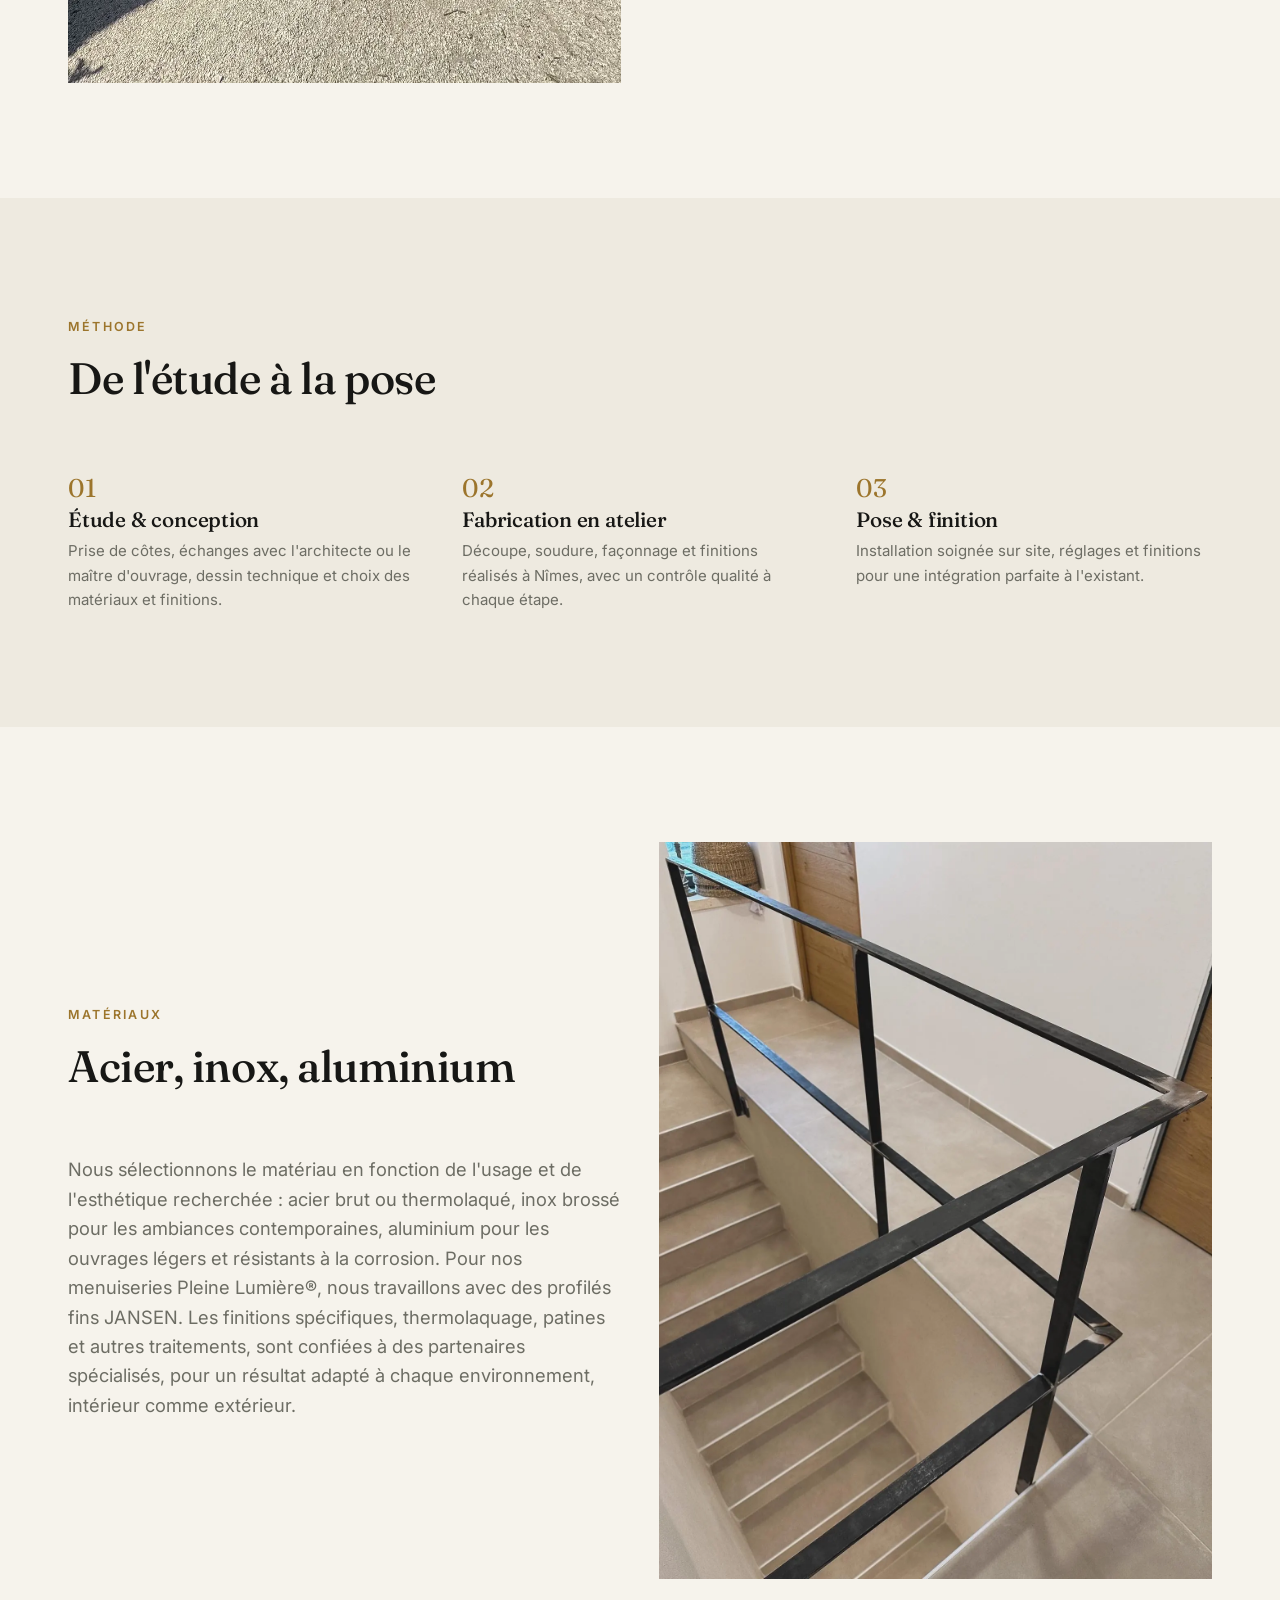
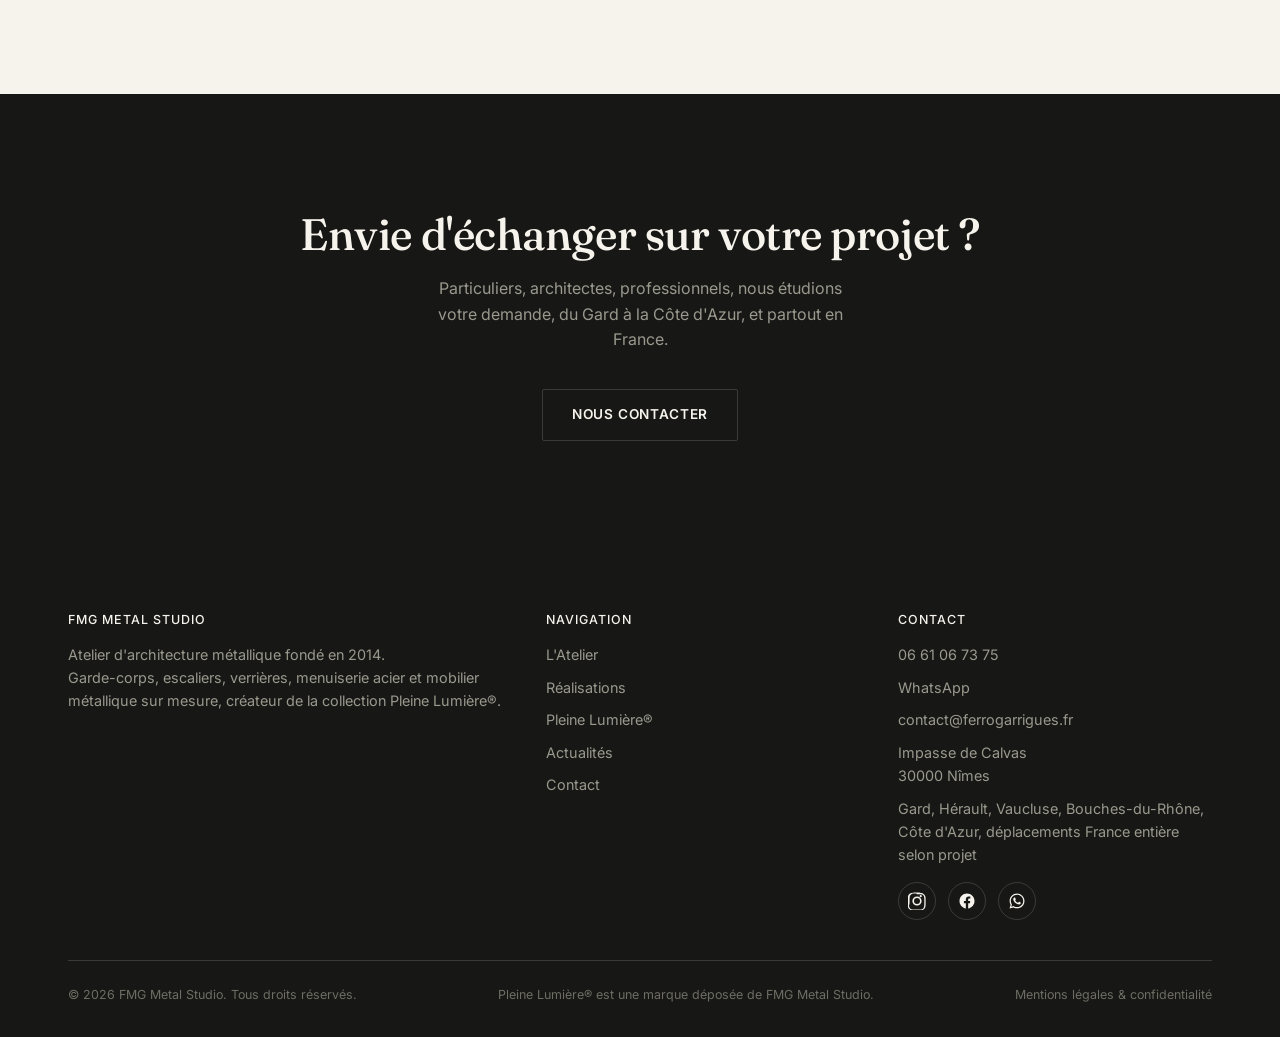
<file: atelier.html>
<!doctype html>
<html lang="fr">
<head>
<meta charset="UTF-8">
<meta name="viewport" content="width=device-width, initial-scale=1.0">
<title>L'Atelier, FMG Metal Studio, métallerie haut de gamme dans le Gard</title>
<meta name="description" content="Depuis plus de 10 ans, FMG Metal Studio conçoit et fabrique des ouvrages métalliques sur mesure à Nîmes, dans le Gard : savoir-faire, méthode et matériaux d'un atelier d'architecture métallique.">
<link rel="canonical" href="https://ferrogarrigues.fr/atelier.html">
<meta property="og:type" content="website">
<meta property="og:site_name" content="FMG Metal Studio">
<meta property="og:locale" content="fr_FR">
<meta property="og:title" content="L'Atelier, FMG Metal Studio, métallerie haut de gamme dans le Gard">
<meta property="og:description" content="Depuis plus de 10 ans, FMG Metal Studio conçoit et fabrique des ouvrages métalliques sur mesure à Nîmes, dans le Gard : savoir-faire, méthode et matériaux d'un atelier d'architecture métallique.">
<meta property="og:url" content="https://ferrogarrigues.fr/atelier.html">
<meta property="og:image" content="https://ferrogarrigues.fr/assets/img/atelier-gard-01.webp">
<meta name="twitter:card" content="summary_large_image">
<meta name="twitter:title" content="L'Atelier, FMG Metal Studio, métallerie haut de gamme dans le Gard">
<meta name="twitter:description" content="Depuis plus de 10 ans, FMG Metal Studio conçoit et fabrique des ouvrages métalliques sur mesure à Nîmes, dans le Gard : savoir-faire, méthode et matériaux d'un atelier d'architecture métallique.">
<meta name="twitter:image" content="https://ferrogarrigues.fr/assets/img/atelier-gard-01.webp">
<link rel="icon" type="image/png" sizes="32x32" href="favicon-32.png">
<link rel="apple-touch-icon" sizes="180x180" href="apple-touch-icon.png">
<link rel="stylesheet" href="css/style.css">
<script type="application/ld+json">
{
  "@context": "https://schema.org",
  "@type": "LocalBusiness",
  "name": "FMG Metal Studio",
  "alternateName": "Ferrogarrigues",
  "description": "Atelier d'architecture métallique fondé en 2014 par Frédéric Teysseire, basé à Nîmes (Gard) : garde-corps, escaliers, portails, verrières, menuiserie acier, mobilier métallique et pergolas sur mesure pour particuliers, architectes, professionnels, institutions, domaines viticoles et établissements hôteliers, du Gard à la Côte d'Azur. Créateur de la collection Pleine Lumière®.",
  "url": "https://ferrogarrigues.fr/",
  "logo": "https://ferrogarrigues.fr/assets/img/logo-fmg-mark.webp",
  "image": "https://ferrogarrigues.fr/assets/img/garde-corps-inox-01.webp",
  "telephone": "+33661067375",
  "email": "contact@ferrogarrigues.fr",
  "priceRange": "€€€",
  "address": {
    "@type": "PostalAddress",
    "streetAddress": "Impasse de Calvas",
    "postalCode": "30000",
    "addressLocality": "Nîmes",
    "addressRegion": "Occitanie",
    "addressCountry": "FR"
  },
  "geo": { "@type": "GeoCoordinates", "latitude": 43.8367, "longitude": 4.3601 },
  "areaServed": ["Nîmes", "Gard", "Hérault", "Vaucluse", "Bouches-du-Rhône", "Var", "Alpes-Maritimes", "Côte d'Azur", "Monaco", "Occitanie", "Provence-Alpes-Côte d'Azur", "France"],
  "sameAs": ["https://www.instagram.com/fmgmetalstudio/", "https://www.facebook.com/fmgmetalstudio/"],
  "founder": { "@type": "Person", "name": "Frédéric Teysseire" },
  "foundingDate": "2014",
  "makesOffer": [
    { "@type": "Offer", "itemOffered": { "@type": "Service", "name": "Garde-corps et rambardes sur mesure" } },
    { "@type": "Offer", "itemOffered": { "@type": "Service", "name": "Portails et clôtures métalliques" } },
    { "@type": "Offer", "itemOffered": { "@type": "Service", "name": "Escaliers métalliques sur mesure" } },
    { "@type": "Offer", "itemOffered": { "@type": "Service", "name": "Verrières et menuiserie acier, Pleine Lumière®" } },
    { "@type": "Offer", "itemOffered": { "@type": "Service", "name": "Pergolas métalliques sur mesure" } },
    { "@type": "Offer", "itemOffered": { "@type": "Service", "name": "Mobilier métallique sur mesure" } }
  ]
}
</script>
</head>
<body>

<header class="site-header">
  <div class="wrap">
    <a href="index.html" class="logo"><img src="assets/img/logo-fmg-horizontal.webp" alt="FMG Metal Studio, atelier d&#39;architecture métallique" class="logo-img"></a>
    <nav class="nav-links" id="nav-links">
      <a href="index.html">Accueil</a>
      <a href="atelier.html" aria-current="page">L'Atelier</a>
      <a href="realisations.html">Réalisations</a>
      <a href="pleine-lumiere.html">Pleine Lumière®</a>
      <a href="actualites.html">Actualités</a>
      <a href="contact.html">Contact</a>
    </nav>
    <button class="nav-toggle" aria-label="Ouvrir le menu" aria-expanded="false">☰</button>
  </div>
</header>

<main>

  <section style="padding-bottom: 0;">
    <div class="wrap grid-2" style="align-items: center;">
      <div>
        <span class="eyebrow">L'Atelier</span>
        <h1>Une exigence d'architecte, un métier d'atelier</h1>
        <p class="lede mt-lg">Depuis plus de dix ans, FMG Metal Studio dessine et fabrique des ouvrages métalliques sur mesure depuis son atelier de Nîmes, dans le Gard. Notre zone d'intervention couvre l'ensemble du Sud de la France : le Gard, l'Hérault, le Vaucluse, les Bouches-du-Rhône et toute la Côte d'Azur, jusqu'à Monaco, avec la possibilité d'intervenir sur toute la France selon la nature du projet. Nous nous considérons moins comme des métalliers que comme un atelier d'architecture métallique : chaque projet part d'un dessin, d'une contrainte de lumière ou de structure, avant d'être un ouvrage.</p>
      </div>
      <div class="ph ph-wide"><img src="assets/img/atelier-batiment-sernhac-01.webp" alt="Bâtiment de l'atelier FMG Metal Studio à Nîmes, dans le Gard"></div>
    </div>
  </section>

  <section>
    <div class="wrap grid-2" style="align-items: center;">
      <div class="ph ph-portrait"><img src="assets/img/atelier-gard-01.webp" alt="Bâtisse en pierre du Gard, dans l'environnement de l'atelier FMG Metal Studio" loading="lazy"></div>
      <div>
        <span class="eyebrow">Notre positionnement</span>
        <h2>Une valeur ajoutée sur la menuiserie acier</h2>
        <p class="lede mt-lg">Au-delà de la ferronnerie classique, nous avons développé une expertise spécifique en menuiserie acier, fenêtres, portes et verrières à la française, qui nous distingue des métalliers traditionnels. Cette compétence est aujourd'hui portée par notre collection déposée <strong>Pleine Lumière®</strong>.</p>
      </div>
    </div>
  </section>

  <section class="section-alt">
    <div class="wrap">
      <div class="section-head">
        <span class="eyebrow">Méthode</span>
        <h2>De l'étude à la pose</h2>
      </div>
      <ol class="process-steps">
        <li>
          <h3>Étude &amp; conception</h3>
          <p>Prise de côtes, échanges avec l'architecte ou le maître d'ouvrage, dessin technique et choix des matériaux et finitions.</p>
        </li>
        <li>
          <h3>Fabrication en atelier</h3>
          <p>Découpe, soudure, façonnage et finitions réalisés à Nîmes, avec un contrôle qualité à chaque étape.</p>
        </li>
        <li>
          <h3>Pose &amp; finition</h3>
          <p>Installation soignée sur site, réglages et finitions pour une intégration parfaite à l'existant.</p>
        </li>
      </ol>
    </div>
  </section>

  <section>
    <div class="wrap grid-2" style="align-items: center;">
      <div>
        <span class="eyebrow">Matériaux</span>
        <h2>Acier, inox, aluminium</h2>
        <p class="lede mt-lg">Nous sélectionnons le matériau en fonction de l'usage et de l'esthétique recherchée : acier brut ou thermolaqué, inox brossé pour les ambiances contemporaines, aluminium pour les ouvrages légers et résistants à la corrosion. Pour nos menuiseries Pleine Lumière®, nous travaillons avec des profilés fins JANSEN. Les finitions spécifiques, thermolaquage, patines et autres traitements, sont confiées à des partenaires spécialisés, pour un résultat adapté à chaque environnement, intérieur comme extérieur.</p>
      </div>
      <div class="ph ph-portrait"><img src="assets/img/rambarde-acier-01.webp" alt="Rambarde d'escalier en acier, finition noire" loading="lazy"></div>
    </div>
  </section>

  <section class="cta-band">
    <div class="wrap">
      <h2>Envie d'échanger sur votre projet ?</h2>
      <p>Particuliers, architectes, professionnels, nous étudions votre demande, du Gard à la Côte d'Azur, et partout en France.</p>
      <a href="contact.html" class="btn btn-light">Nous contacter</a>
    </div>
  </section>

</main>

<footer class="site-footer" id="site-footer"></footer>

<script src="js/main.js"></script>
<script src="js/footer.js"></script>
<script src="js/consent.js"></script>
</body>
</html>
</file>
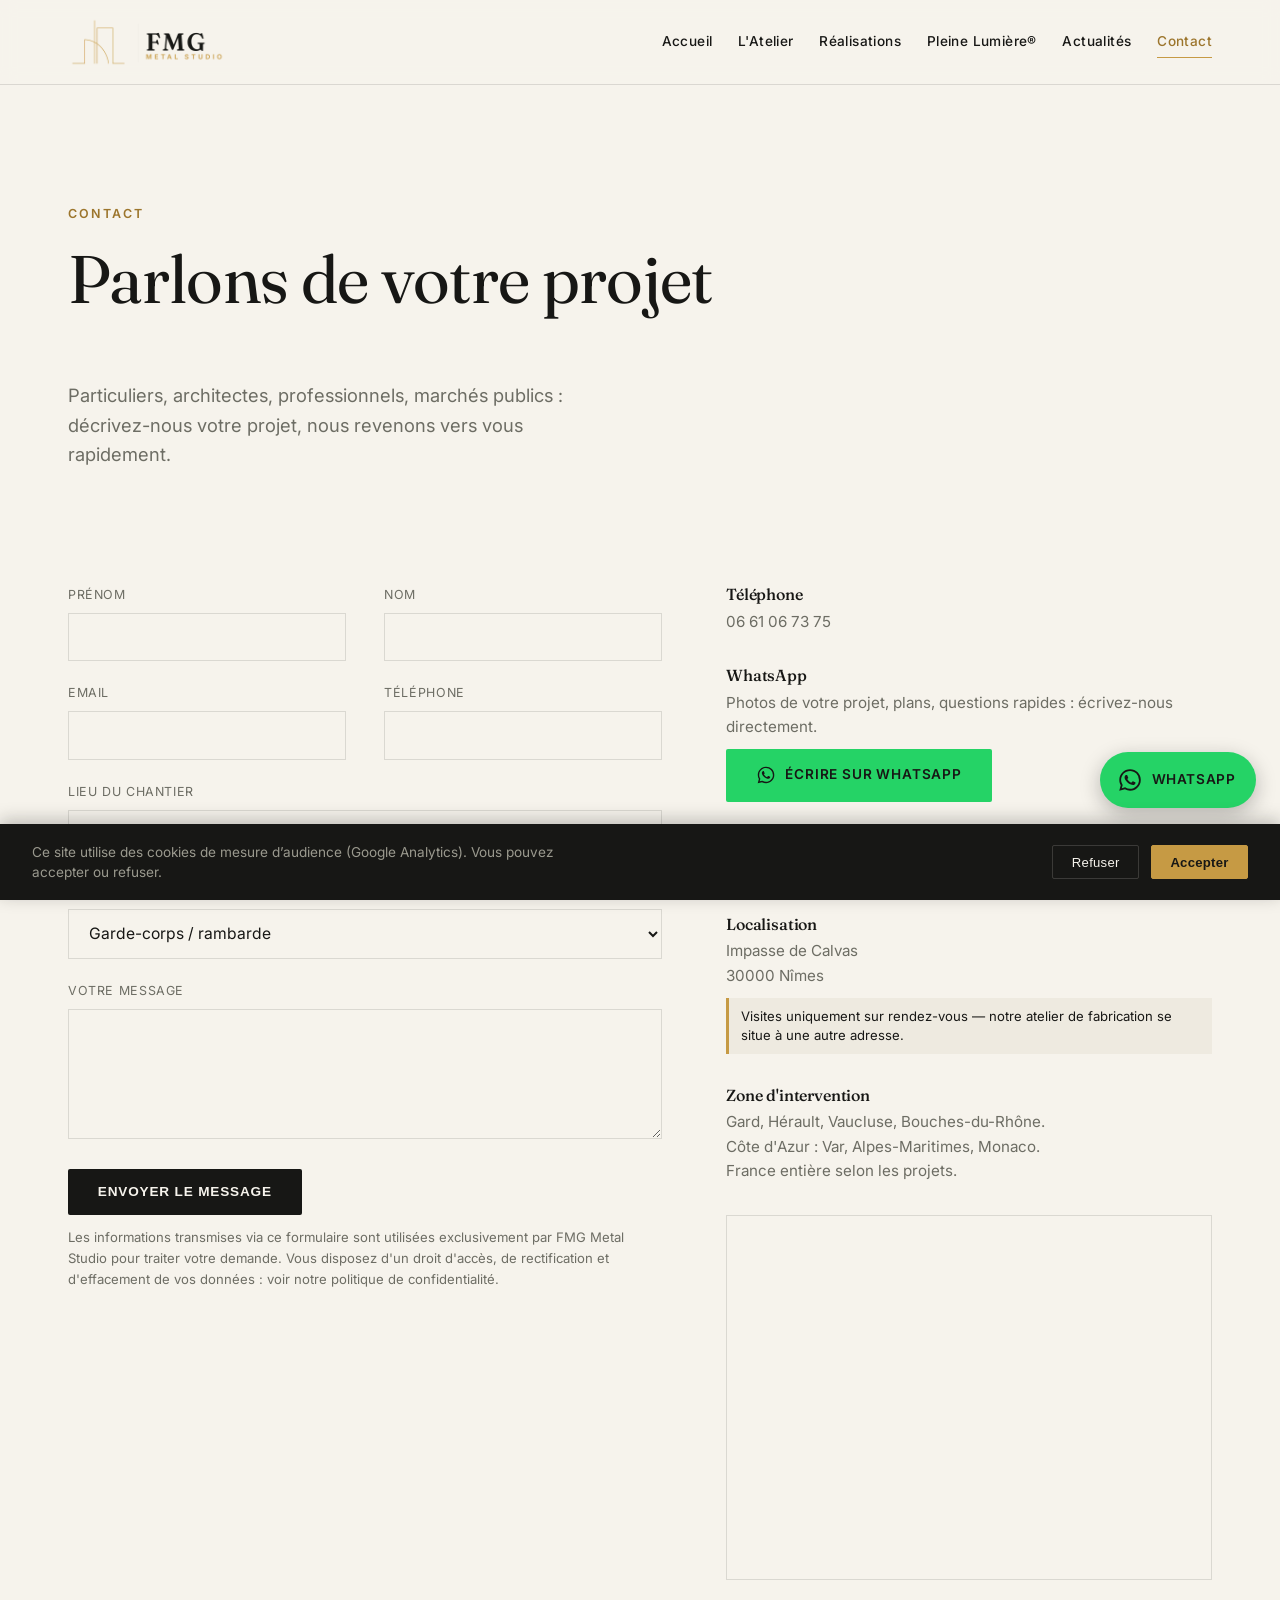
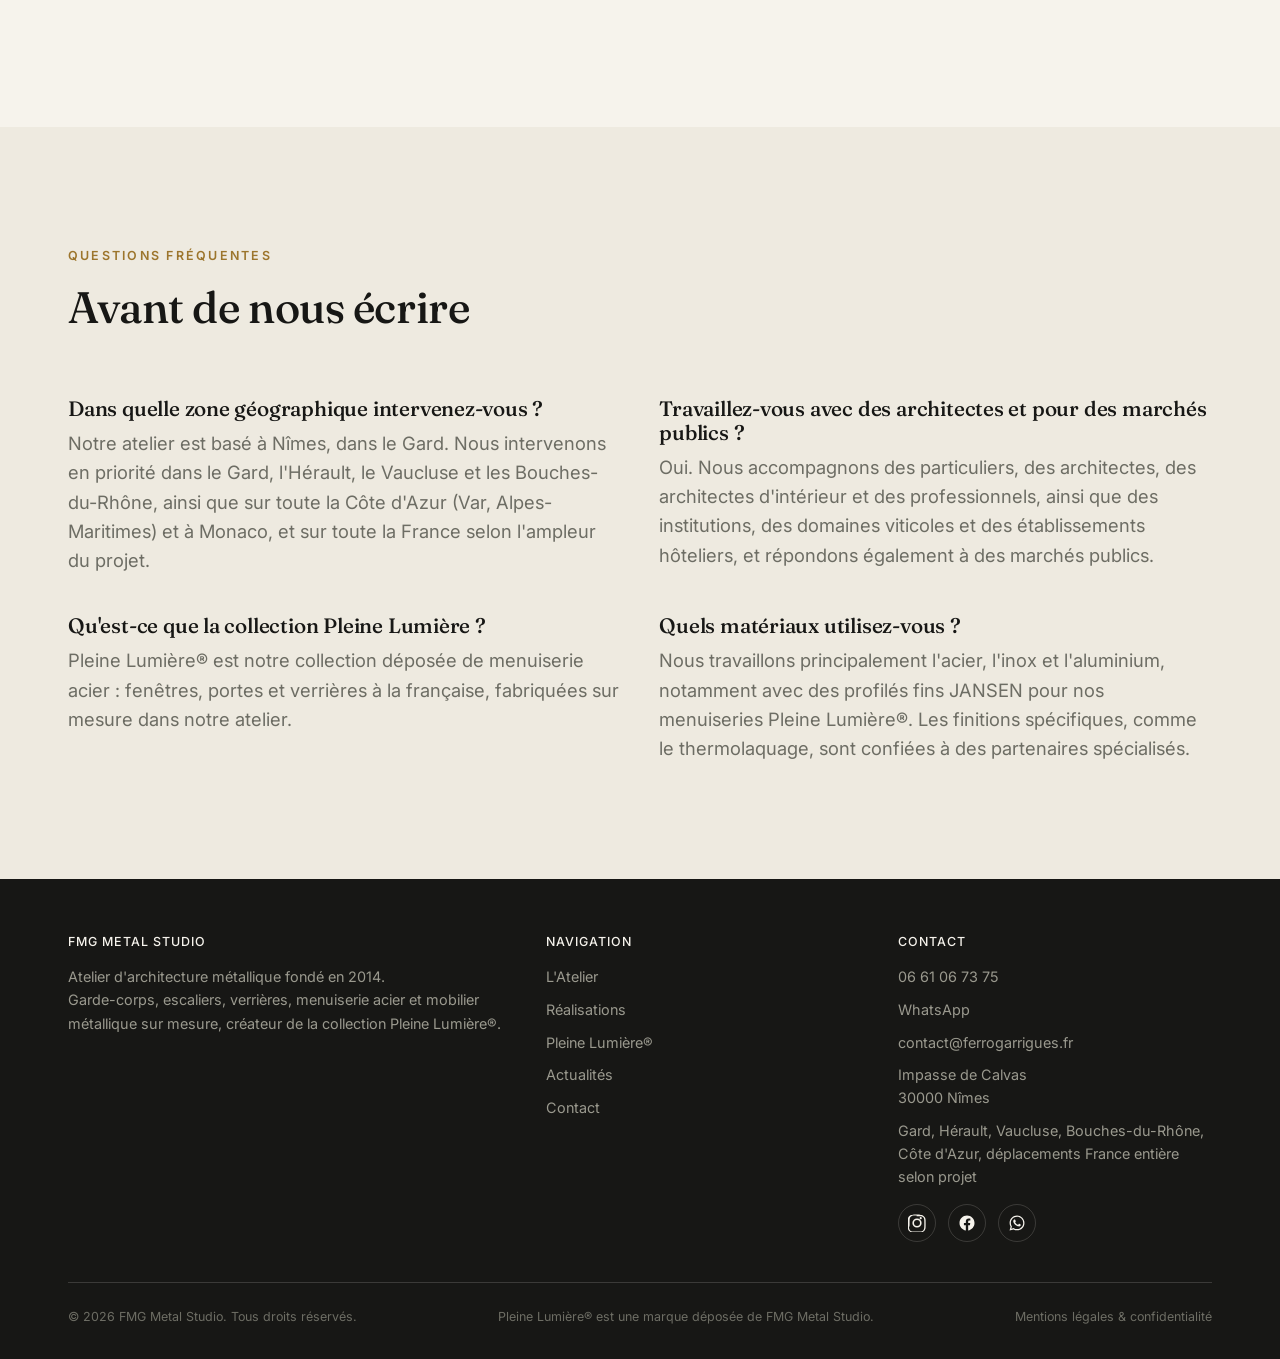
<file: contact.html>
<!doctype html>
<html lang="fr">
<head>
<meta charset="UTF-8">
<meta name="viewport" content="width=device-width, initial-scale=1.0">
<title>Contact, FMG Metal Studio, métallerie sur mesure Gard &amp; Côte d'Azur</title>
<meta name="description" content="Contactez FMG Metal Studio pour votre projet de métallerie ou menuiserie acier sur mesure : 06 61 06 73 75, contact@ferrogarrigues.fr. Gard, Hérault, Vaucluse, Bouches-du-Rhône, Côte d'Azur, Monaco.">
<link rel="canonical" href="https://ferrogarrigues.fr/contact.html">
<meta property="og:type" content="website">
<meta property="og:site_name" content="FMG Metal Studio">
<meta property="og:locale" content="fr_FR">
<meta property="og:title" content="Contact, FMG Metal Studio, métallerie sur mesure Gard &amp; Côte d'Azur">
<meta property="og:description" content="Contactez FMG Metal Studio pour votre projet de métallerie ou menuiserie acier sur mesure : 06 61 06 73 75, contact@ferrogarrigues.fr. Gard, Hérault, Vaucluse, Bouches-du-Rhône, Côte d'Azur, Monaco.">
<meta property="og:url" content="https://ferrogarrigues.fr/contact.html">
<meta property="og:image" content="https://ferrogarrigues.fr/assets/img/garde-corps-inox-01.webp">
<meta name="twitter:card" content="summary_large_image">
<meta name="twitter:title" content="Contact, FMG Metal Studio, métallerie sur mesure Gard &amp; Côte d'Azur">
<meta name="twitter:description" content="Contactez FMG Metal Studio pour votre projet de métallerie ou menuiserie acier sur mesure : 06 61 06 73 75, contact@ferrogarrigues.fr. Gard, Hérault, Vaucluse, Bouches-du-Rhône, Côte d'Azur, Monaco.">
<meta name="twitter:image" content="https://ferrogarrigues.fr/assets/img/garde-corps-inox-01.webp">
<link rel="icon" type="image/png" sizes="32x32" href="favicon-32.png">
<link rel="apple-touch-icon" sizes="180x180" href="apple-touch-icon.png">
<link rel="stylesheet" href="css/style.css">
<script type="application/ld+json">
{
  "@context": "https://schema.org",
  "@type": "LocalBusiness",
  "name": "FMG Metal Studio",
  "alternateName": "Ferrogarrigues",
  "description": "Atelier d'architecture métallique fondé en 2014 par Frédéric Teysseire, basé à Nîmes (Gard) : garde-corps, escaliers, portails, verrières, menuiserie acier, mobilier métallique et pergolas sur mesure pour particuliers, architectes, professionnels, institutions, domaines viticoles et établissements hôteliers, du Gard à la Côte d'Azur. Créateur de la collection Pleine Lumière®.",
  "url": "https://ferrogarrigues.fr/",
  "logo": "https://ferrogarrigues.fr/assets/img/logo-fmg-mark.webp",
  "image": "https://ferrogarrigues.fr/assets/img/garde-corps-inox-01.webp",
  "telephone": "+33661067375",
  "email": "contact@ferrogarrigues.fr",
  "priceRange": "€€€",
  "address": {
    "@type": "PostalAddress",
    "streetAddress": "Impasse de Calvas",
    "postalCode": "30000",
    "addressLocality": "Nîmes",
    "addressRegion": "Occitanie",
    "addressCountry": "FR"
  },
  "geo": { "@type": "GeoCoordinates", "latitude": 43.8367, "longitude": 4.3601 },
  "areaServed": ["Nîmes", "Gard", "Hérault", "Vaucluse", "Bouches-du-Rhône", "Var", "Alpes-Maritimes", "Côte d'Azur", "Monaco", "Occitanie", "Provence-Alpes-Côte d'Azur", "France"],
  "sameAs": ["https://www.instagram.com/fmgmetalstudio/", "https://www.facebook.com/fmgmetalstudio/"],
  "founder": { "@type": "Person", "name": "Frédéric Teysseire" },
  "foundingDate": "2014",
  "makesOffer": [
    { "@type": "Offer", "itemOffered": { "@type": "Service", "name": "Garde-corps et rambardes sur mesure" } },
    { "@type": "Offer", "itemOffered": { "@type": "Service", "name": "Portails et clôtures métalliques" } },
    { "@type": "Offer", "itemOffered": { "@type": "Service", "name": "Escaliers métalliques sur mesure" } },
    { "@type": "Offer", "itemOffered": { "@type": "Service", "name": "Verrières et menuiserie acier, Pleine Lumière®" } },
    { "@type": "Offer", "itemOffered": { "@type": "Service", "name": "Pergolas métalliques sur mesure" } },
    { "@type": "Offer", "itemOffered": { "@type": "Service", "name": "Mobilier métallique sur mesure" } }
  ]
}
</script>
<script type="application/ld+json">
{
  "@context": "https://schema.org",
  "@type": "FAQPage",
  "mainEntity": [
    {
      "@type": "Question",
      "name": "Dans quelle zone géographique intervenez-vous ?",
      "acceptedAnswer": { "@type": "Answer", "text": "Notre atelier est basé à Nîmes, dans le Gard. Nous intervenons en priorité dans le Gard, l'Hérault, le Vaucluse et les Bouches-du-Rhône, ainsi que sur toute la Côte d'Azur (Var, Alpes-Maritimes) et à Monaco, et sur toute la France selon l'ampleur du projet." }
    },
    {
      "@type": "Question",
      "name": "Travaillez-vous avec des architectes et pour des marchés publics ?",
      "acceptedAnswer": { "@type": "Answer", "text": "Oui. Nous accompagnons des particuliers, des architectes, des architectes d'intérieur et des professionnels, ainsi que des institutions, des domaines viticoles et des établissements hôteliers, et répondons également à des marchés publics." }
    },
    {
      "@type": "Question",
      "name": "Qu'est-ce que la collection Pleine Lumière ?",
      "acceptedAnswer": { "@type": "Answer", "text": "Pleine Lumière® est notre collection déposée de menuiserie acier : fenêtres, portes et verrières à la française, fabriquées sur mesure dans notre atelier." }
    },
    {
      "@type": "Question",
      "name": "Quels matériaux utilisez-vous ?",
      "acceptedAnswer": { "@type": "Answer", "text": "Nous travaillons principalement l'acier, l'inox et l'aluminium, notamment avec des profilés fins JANSEN pour nos menuiseries Pleine Lumière®. Les finitions spécifiques, comme le thermolaquage, sont confiées à des partenaires spécialisés." }
    }
  ]
}
</script>
</head>
<body>

<header class="site-header">
  <div class="wrap">
    <a href="index.html" class="logo"><img src="assets/img/logo-fmg-horizontal.webp" alt="FMG Metal Studio, atelier d&#39;architecture métallique" class="logo-img"></a>
    <nav class="nav-links" id="nav-links">
      <a href="index.html">Accueil</a>
      <a href="atelier.html">L'Atelier</a>
      <a href="realisations.html">Réalisations</a>
      <a href="pleine-lumiere.html">Pleine Lumière®</a>
      <a href="actualites.html">Actualités</a>
      <a href="contact.html" aria-current="page">Contact</a>
    </nav>
    <button class="nav-toggle" aria-label="Ouvrir le menu" aria-expanded="false">☰</button>
  </div>
</header>

<main>

  <section style="padding-bottom: 0;">
    <div class="wrap">
      <span class="eyebrow">Contact</span>
      <h1>Parlons de votre projet</h1>
      <p class="lede mt-lg">Particuliers, architectes, professionnels, marchés publics : décrivez-nous votre projet, nous revenons vers vous rapidement.</p>
    </div>
  </section>

  <section>
    <div class="wrap contact-grid">

      <form id="contact-form" action="api/contact.php" method="POST">
        <p class="form-error" id="form-error" role="alert" hidden>Votre message n'a pas pu être envoyé. Vérifiez que vos prénom, nom, email et téléphone sont bien renseignés puis réessayez, ou contactez-nous directement au <a href="tel:+33661067375">06 61 06 73 75</a> ou à <a href="mailto:contact@ferrogarrigues.fr">contact@ferrogarrigues.fr</a>.</p>
        <input type="text" name="site_web" style="display:none" tabindex="-1" autocomplete="off" aria-hidden="true">

        <div class="grid-2">
          <div class="field">
            <label for="firstname">Prénom</label>
            <input type="text" id="firstname" name="prenom" required autocomplete="given-name">
          </div>
          <div class="field">
            <label for="name">Nom</label>
            <input type="text" id="name" name="nom" required autocomplete="family-name">
          </div>
        </div>

        <div class="grid-2">
          <div class="field">
            <label for="email">Email</label>
            <input type="email" id="email" name="email" required autocomplete="email">
          </div>
          <div class="field">
            <label for="phone">Téléphone</label>
            <input type="tel" id="phone" name="telephone" required autocomplete="tel">
          </div>
        </div>

        <div class="field">
          <label for="location">Lieu du chantier</label>
          <input type="text" id="location" name="lieu" required placeholder="Ville, code postal">
        </div>

        <div class="field">
          <label for="project">Type de projet</label>
          <select id="project" name="projet">
            <option>Garde-corps / rambarde</option>
            <option>Portail / clôture</option>
            <option>Escalier métallique</option>
            <option>Verrière / menuiserie acier, Pleine Lumière</option>
            <option>Pergola</option>
            <option>Autre</option>
          </select>
        </div>

        <div class="field">
          <label for="message">Votre message</label>
          <textarea id="message" name="message" required></textarea>
        </div>

        <button type="submit" class="btn btn-primary">Envoyer le message</button>
        <p class="form-note">Les informations transmises via ce formulaire sont utilisées exclusivement par FMG Metal Studio pour traiter votre demande. Vous disposez d'un droit d'accès, de rectification et d'effacement de vos données : voir notre <a href="mentions-legales.html">politique de confidentialité</a>.</p>
      </form>

      <aside class="contact-info">
        <div class="block">
          <h3>Téléphone</h3>
          <p><a href="tel:+33661067375">06 61 06 73 75</a></p>
        </div>
        <div class="block">
          <h3>WhatsApp</h3>
          <p>Photos de votre projet, plans, questions rapides : écrivez-nous directement.</p>
          <p><a href="https://wa.me/33661067375?text=Bonjour%2C%20je%20vous%20contacte%20depuis%20le%20site%20ferrogarrigues.fr%20au%20sujet%20d%27un%20projet." target="_blank" rel="noopener" class="btn btn-whatsapp"><svg viewBox="0 0 24 24" aria-hidden="true"><path d="M12.04 2C6.58 2 2.13 6.45 2.13 11.91c0 1.75.46 3.46 1.33 4.96L2.05 22l5.25-1.38a9.9 9.9 0 0 0 4.74 1.2h.01c5.46 0 9.9-4.45 9.9-9.91 0-2.65-1.03-5.14-2.9-7.01A9.85 9.85 0 0 0 12.04 2Zm0 18.12h-.01a8.2 8.2 0 0 1-4.2-1.15l-.3-.18-3.12.82.83-3.04-.2-.31a8.22 8.22 0 0 1-1.26-4.35c0-4.54 3.7-8.24 8.26-8.24 2.2 0 4.27.86 5.83 2.42a8.17 8.17 0 0 1 2.41 5.83c0 4.55-3.7 8.2-8.24 8.2Zm4.52-6.16c-.25-.12-1.47-.72-1.7-.81-.23-.08-.4-.12-.56.13-.17.25-.64.81-.79.97-.14.17-.29.19-.54.06-.25-.12-1.04-.38-1.98-1.22-.73-.65-1.23-1.46-1.37-1.7-.14-.25-.02-.38.11-.5.11-.11.25-.29.37-.43.12-.14.16-.25.25-.41.08-.17.04-.31-.02-.43-.06-.12-.56-1.35-.77-1.85-.2-.48-.41-.42-.56-.43h-.48c-.17 0-.43.06-.66.31-.23.25-.86.84-.86 2.05 0 1.2.88 2.37 1 2.53.12.17 1.74 2.66 4.22 3.72.59.26 1.05.41 1.41.52.59.19 1.13.16 1.56.1.48-.07 1.47-.6 1.67-1.18.21-.58.21-1.08.15-1.18-.06-.1-.23-.16-.48-.28Z"/></svg>Écrire sur WhatsApp</a></p>
        </div>
        <div class="block">
          <h3>Email</h3>
          <p><a href="mailto:contact@ferrogarrigues.fr">contact@ferrogarrigues.fr</a></p>
        </div>
        <div class="block">
          <h3>Localisation</h3>
          <p>Impasse de Calvas<br>30000 Nîmes</p>
          <p class="rdv-notice">Visites uniquement sur rendez-vous — notre atelier de fabrication se situe à une autre adresse.</p>
        </div>
        <div class="block">
          <h3>Zone d'intervention</h3>
          <p>Gard, Hérault, Vaucluse, Bouches-du-Rhône.<br>Côte d'Azur : Var, Alpes-Maritimes, Monaco.<br>France entière selon les projets.</p>
        </div>
        <div class="block" style="aspect-ratio: 4/3; overflow: hidden; border: 1px solid var(--line);">
          <iframe
            title="Localisation de l'atelier FMG Metal Studio à Nîmes"
            width="100%" height="100%" style="border:0;"
            loading="lazy"
            src="https://www.openstreetmap.org/export/embed.html?bbox=4.3201%2C43.8167%2C4.4001%2C43.8567&layer=mapnik&marker=43.8367%2C4.3601">
          </iframe>
        </div>
      </aside>

    </div>
  </section>

  <section class="section-alt">
    <div class="wrap">
      <div class="section-head">
        <span class="eyebrow">Questions fréquentes</span>
        <h2>Avant de nous écrire</h2>
      </div>
      <div class="grid-2">
        <div>
          <h3>Dans quelle zone géographique intervenez-vous ?</h3>
          <p class="lede" style="margin-top: 0.5rem;">Notre atelier est basé à Nîmes, dans le Gard. Nous intervenons en priorité dans le Gard, l'Hérault, le Vaucluse et les Bouches-du-Rhône, ainsi que sur toute la Côte d'Azur (Var, Alpes-Maritimes) et à Monaco, et sur toute la France selon l'ampleur du projet.</p>
        </div>
        <div>
          <h3>Travaillez-vous avec des architectes et pour des marchés publics ?</h3>
          <p class="lede" style="margin-top: 0.5rem;">Oui. Nous accompagnons des particuliers, des architectes, des architectes d'intérieur et des professionnels, ainsi que des institutions, des domaines viticoles et des établissements hôteliers, et répondons également à des marchés publics.</p>
        </div>
        <div>
          <h3>Qu'est-ce que la collection Pleine Lumière ?</h3>
          <p class="lede" style="margin-top: 0.5rem;">Pleine Lumière® est notre collection déposée de menuiserie acier : fenêtres, portes et verrières à la française, fabriquées sur mesure dans notre atelier.</p>
        </div>
        <div>
          <h3>Quels matériaux utilisez-vous ?</h3>
          <p class="lede" style="margin-top: 0.5rem;">Nous travaillons principalement l'acier, l'inox et l'aluminium, notamment avec des profilés fins JANSEN pour nos menuiseries Pleine Lumière®. Les finitions spécifiques, comme le thermolaquage, sont confiées à des partenaires spécialisés.</p>
        </div>
      </div>
    </div>
  </section>

</main>

<footer class="site-footer" id="site-footer"></footer>

<script src="js/main.js"></script>
<script src="js/footer.js"></script>
<script src="js/consent.js"></script>
</body>
</html>
</file>
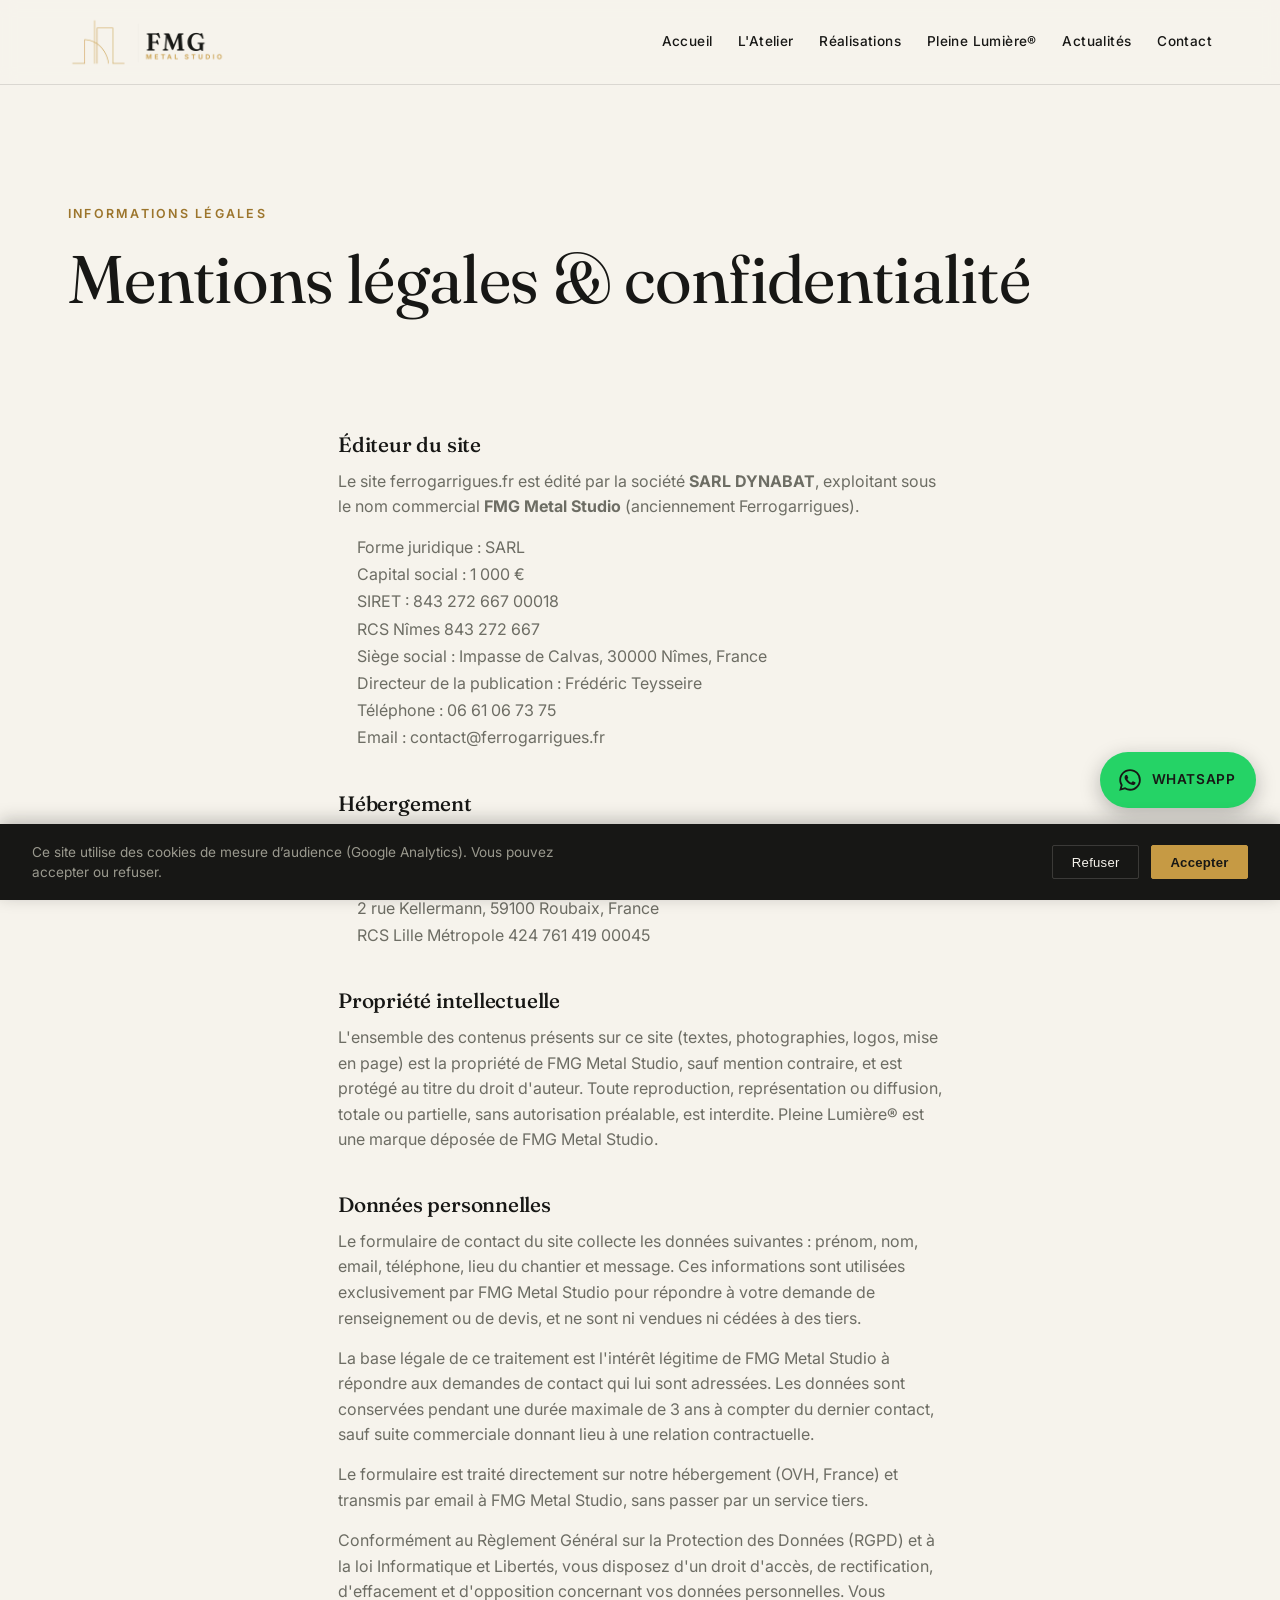
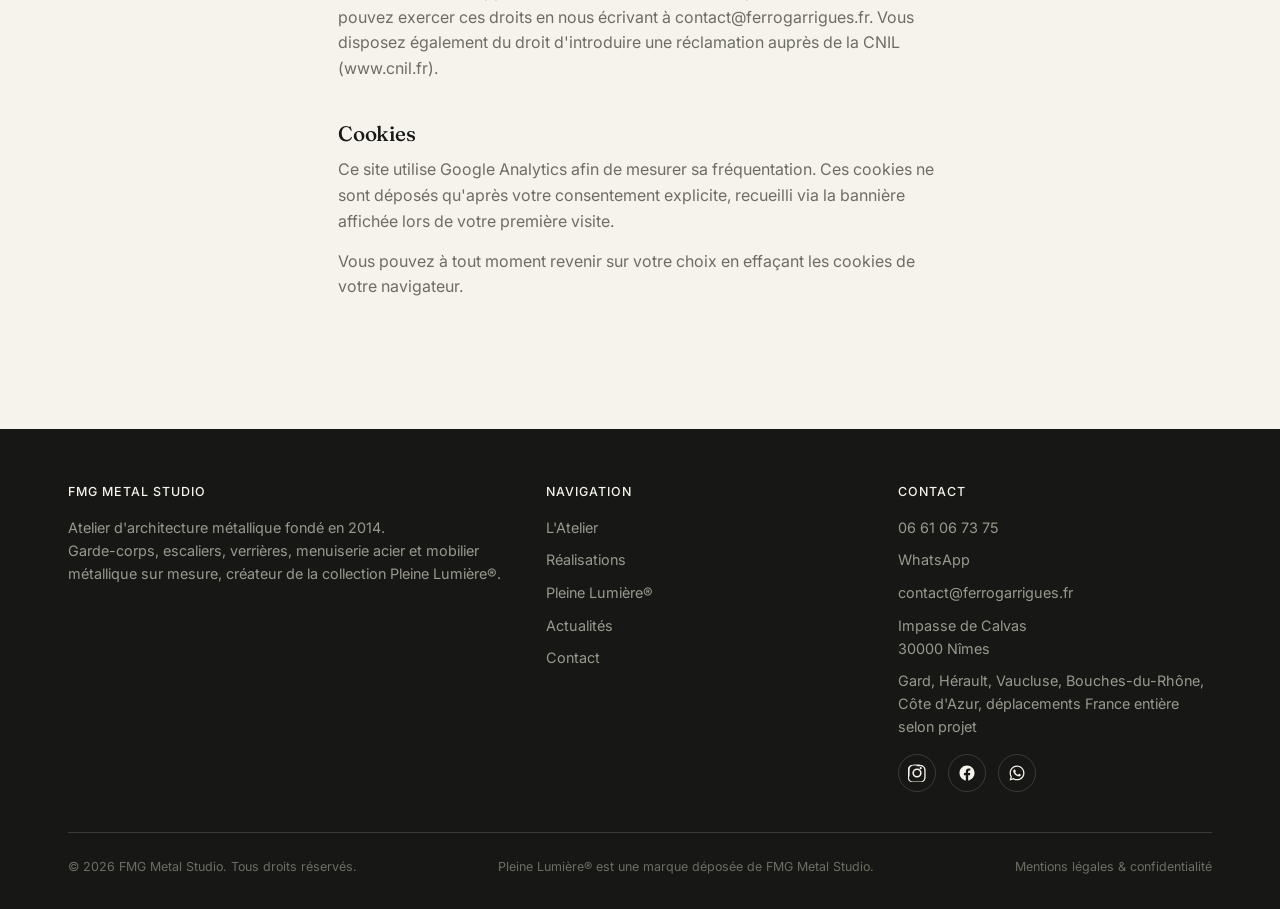
<file: mentions-legales.html>
<!doctype html>
<html lang="fr">
<head>
<meta charset="UTF-8">
<meta name="viewport" content="width=device-width, initial-scale=1.0">
<title>Mentions légales &amp; confidentialité, FMG Metal Studio</title>
<meta name="description" content="Mentions légales et politique de confidentialité de FMG Metal Studio (SARL DYNABAT) : éditeur, hébergement, propriété intellectuelle, données personnelles et cookies.">
<link rel="canonical" href="https://ferrogarrigues.fr/mentions-legales.html">
<meta property="og:type" content="website">
<meta property="og:site_name" content="FMG Metal Studio">
<meta property="og:locale" content="fr_FR">
<meta property="og:title" content="Mentions légales &amp; confidentialité, FMG Metal Studio">
<meta property="og:description" content="Mentions légales et politique de confidentialité de FMG Metal Studio (SARL DYNABAT) : éditeur, hébergement, propriété intellectuelle, données personnelles et cookies.">
<meta property="og:url" content="https://ferrogarrigues.fr/mentions-legales.html">
<meta name="twitter:card" content="summary">
<meta name="twitter:title" content="Mentions légales &amp; confidentialité, FMG Metal Studio">
<meta name="twitter:description" content="Mentions légales et politique de confidentialité de FMG Metal Studio (SARL DYNABAT) : éditeur, hébergement, propriété intellectuelle, données personnelles et cookies.">
<link rel="icon" type="image/png" sizes="32x32" href="favicon-32.png">
<link rel="apple-touch-icon" sizes="180x180" href="apple-touch-icon.png">
<link rel="stylesheet" href="css/style.css">
</head>
<body>

<header class="site-header">
  <div class="wrap">
    <a href="index.html" class="logo"><img src="assets/img/logo-fmg-horizontal.webp" alt="FMG Metal Studio, atelier d&#39;architecture métallique" class="logo-img"></a>
    <nav class="nav-links" id="nav-links">
      <a href="index.html">Accueil</a>
      <a href="atelier.html">L'Atelier</a>
      <a href="realisations.html">Réalisations</a>
      <a href="pleine-lumiere.html">Pleine Lumière®</a>
      <a href="actualites.html">Actualités</a>
      <a href="contact.html">Contact</a>
    </nav>
    <button class="nav-toggle" aria-label="Ouvrir le menu" aria-expanded="false">☰</button>
  </div>
</header>

<main>

  <section style="padding-bottom: 0;">
    <div class="wrap">
      <span class="eyebrow">Informations légales</span>
      <h1>Mentions légales &amp; confidentialité</h1>
    </div>
  </section>

  <section>
    <div class="wrap legal-content">

      <h2>Éditeur du site</h2>
      <p>Le site ferrogarrigues.fr est édité par la société <strong>SARL DYNABAT</strong>, exploitant sous le nom commercial <strong>FMG Metal Studio</strong> (anciennement Ferrogarrigues).</p>
      <ul>
        <li>Forme juridique : SARL</li>
        <li>Capital social : 1 000 €</li>
        <li>SIRET : 843 272 667 00018</li>
        <li>RCS Nîmes 843 272 667</li>
        <li>Siège social : Impasse de Calvas, 30000 Nîmes, France</li>
        <li>Directeur de la publication : Frédéric Teysseire</li>
        <li>Téléphone : <a href="tel:+33661067375">06 61 06 73 75</a></li>
        <li>Email : <a href="mailto:contact@ferrogarrigues.fr">contact@ferrogarrigues.fr</a></li>
      </ul>

      <h2>Hébergement</h2>
      <p>Le site est hébergé par :</p>
      <ul>
        <li>OVH SAS</li>
        <li>2 rue Kellermann, 59100 Roubaix, France</li>
        <li>RCS Lille Métropole 424 761 419 00045</li>
      </ul>

      <h2>Propriété intellectuelle</h2>
      <p>L'ensemble des contenus présents sur ce site (textes, photographies, logos, mise en page) est la propriété de FMG Metal Studio, sauf mention contraire, et est protégé au titre du droit d'auteur. Toute reproduction, représentation ou diffusion, totale ou partielle, sans autorisation préalable, est interdite. Pleine Lumière® est une marque déposée de FMG Metal Studio.</p>

      <h2>Données personnelles</h2>
      <p>Le formulaire de contact du site collecte les données suivantes : prénom, nom, email, téléphone, lieu du chantier et message. Ces informations sont utilisées exclusivement par FMG Metal Studio pour répondre à votre demande de renseignement ou de devis, et ne sont ni vendues ni cédées à des tiers.</p>
      <p>La base légale de ce traitement est l'intérêt légitime de FMG Metal Studio à répondre aux demandes de contact qui lui sont adressées. Les données sont conservées pendant une durée maximale de 3 ans à compter du dernier contact, sauf suite commerciale donnant lieu à une relation contractuelle.</p>
      <p>Le formulaire est traité directement sur notre hébergement (OVH, France) et transmis par email à FMG Metal Studio, sans passer par un service tiers.</p>
      <p>Conformément au Règlement Général sur la Protection des Données (RGPD) et à la loi Informatique et Libertés, vous disposez d'un droit d'accès, de rectification, d'effacement et d'opposition concernant vos données personnelles. Vous pouvez exercer ces droits en nous écrivant à <a href="mailto:contact@ferrogarrigues.fr">contact@ferrogarrigues.fr</a>. Vous disposez également du droit d'introduire une réclamation auprès de la CNIL (www.cnil.fr).</p>

      <h2>Cookies</h2>
      <p>Ce site utilise Google Analytics afin de mesurer sa fréquentation. Ces cookies ne sont déposés qu'après votre consentement explicite, recueilli via la bannière affichée lors de votre première visite.</p>
      <p>Vous pouvez à tout moment revenir sur votre choix en effaçant les cookies de votre navigateur.</p>

    </div>
  </section>

</main>

<footer class="site-footer" id="site-footer"></footer>

<script src="js/main.js"></script>
<script src="js/footer.js"></script>
<script src="js/consent.js"></script>
</body>
</html>
</file>
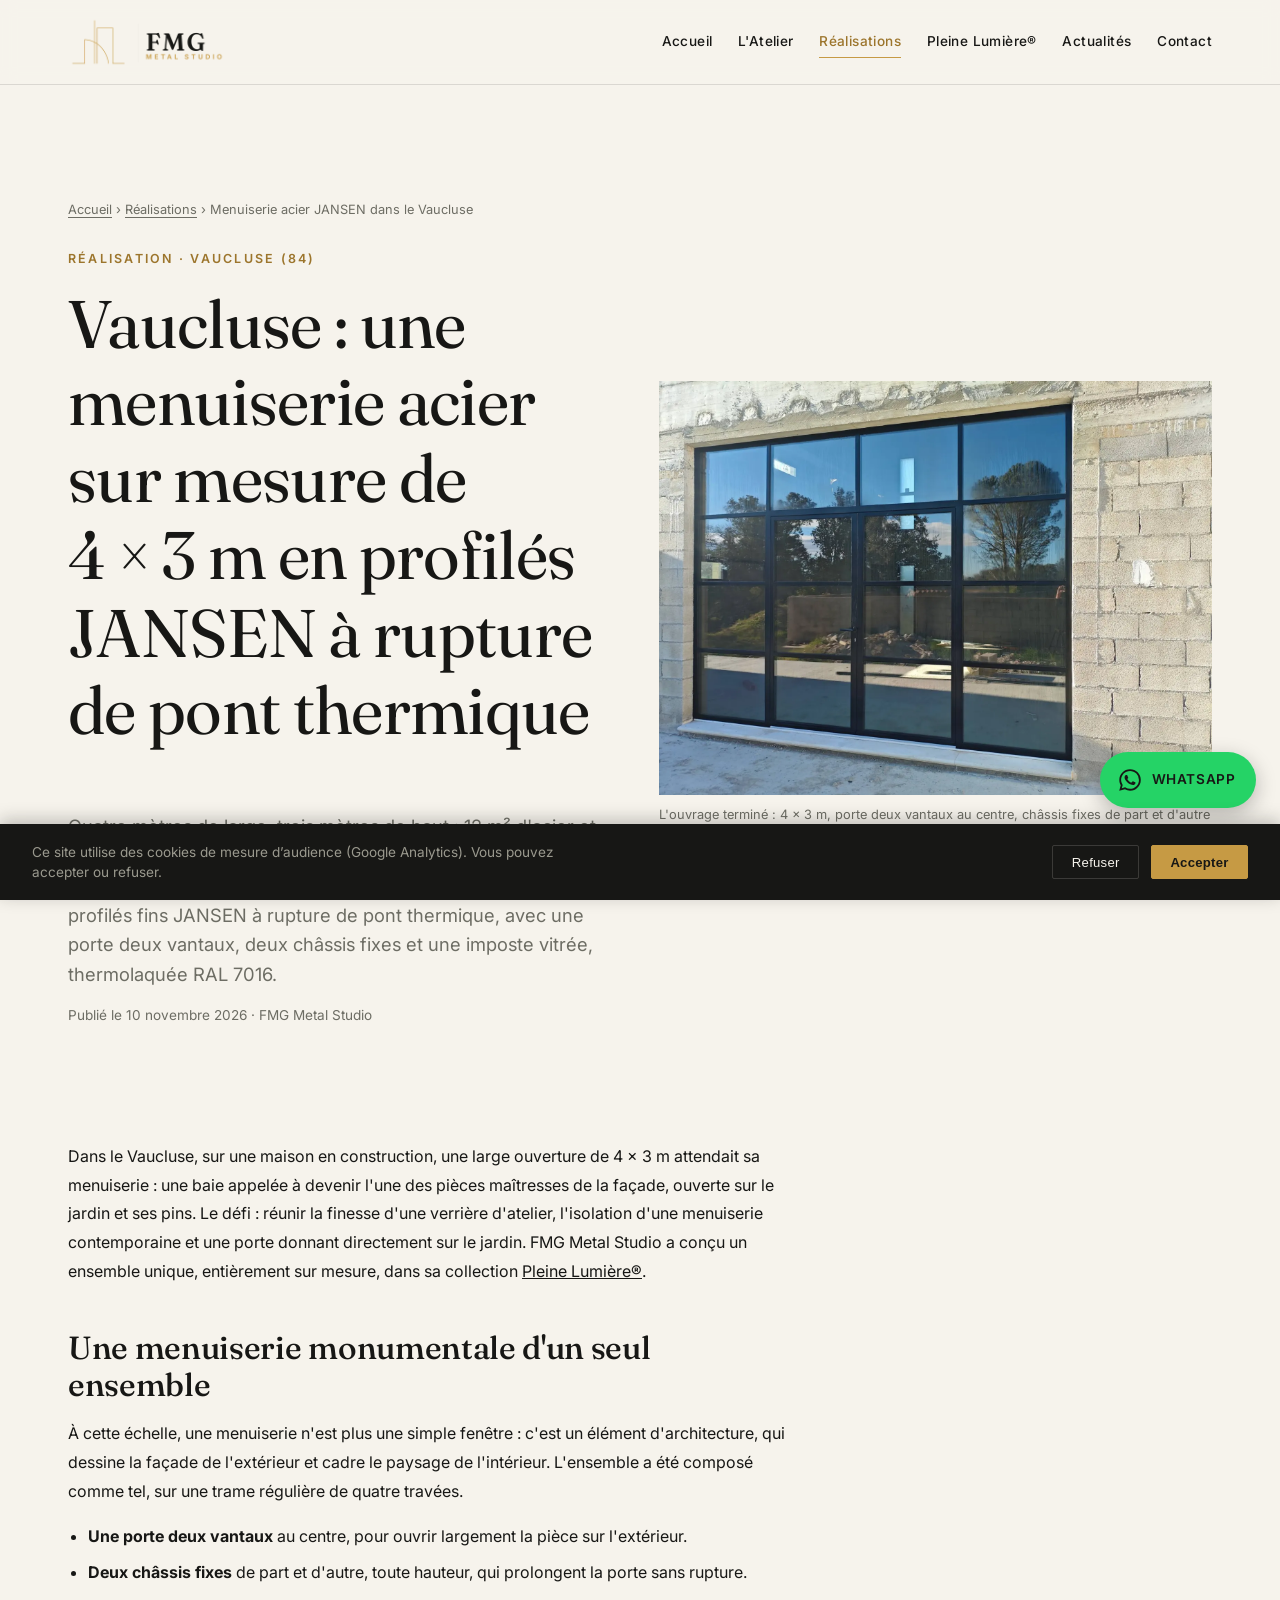
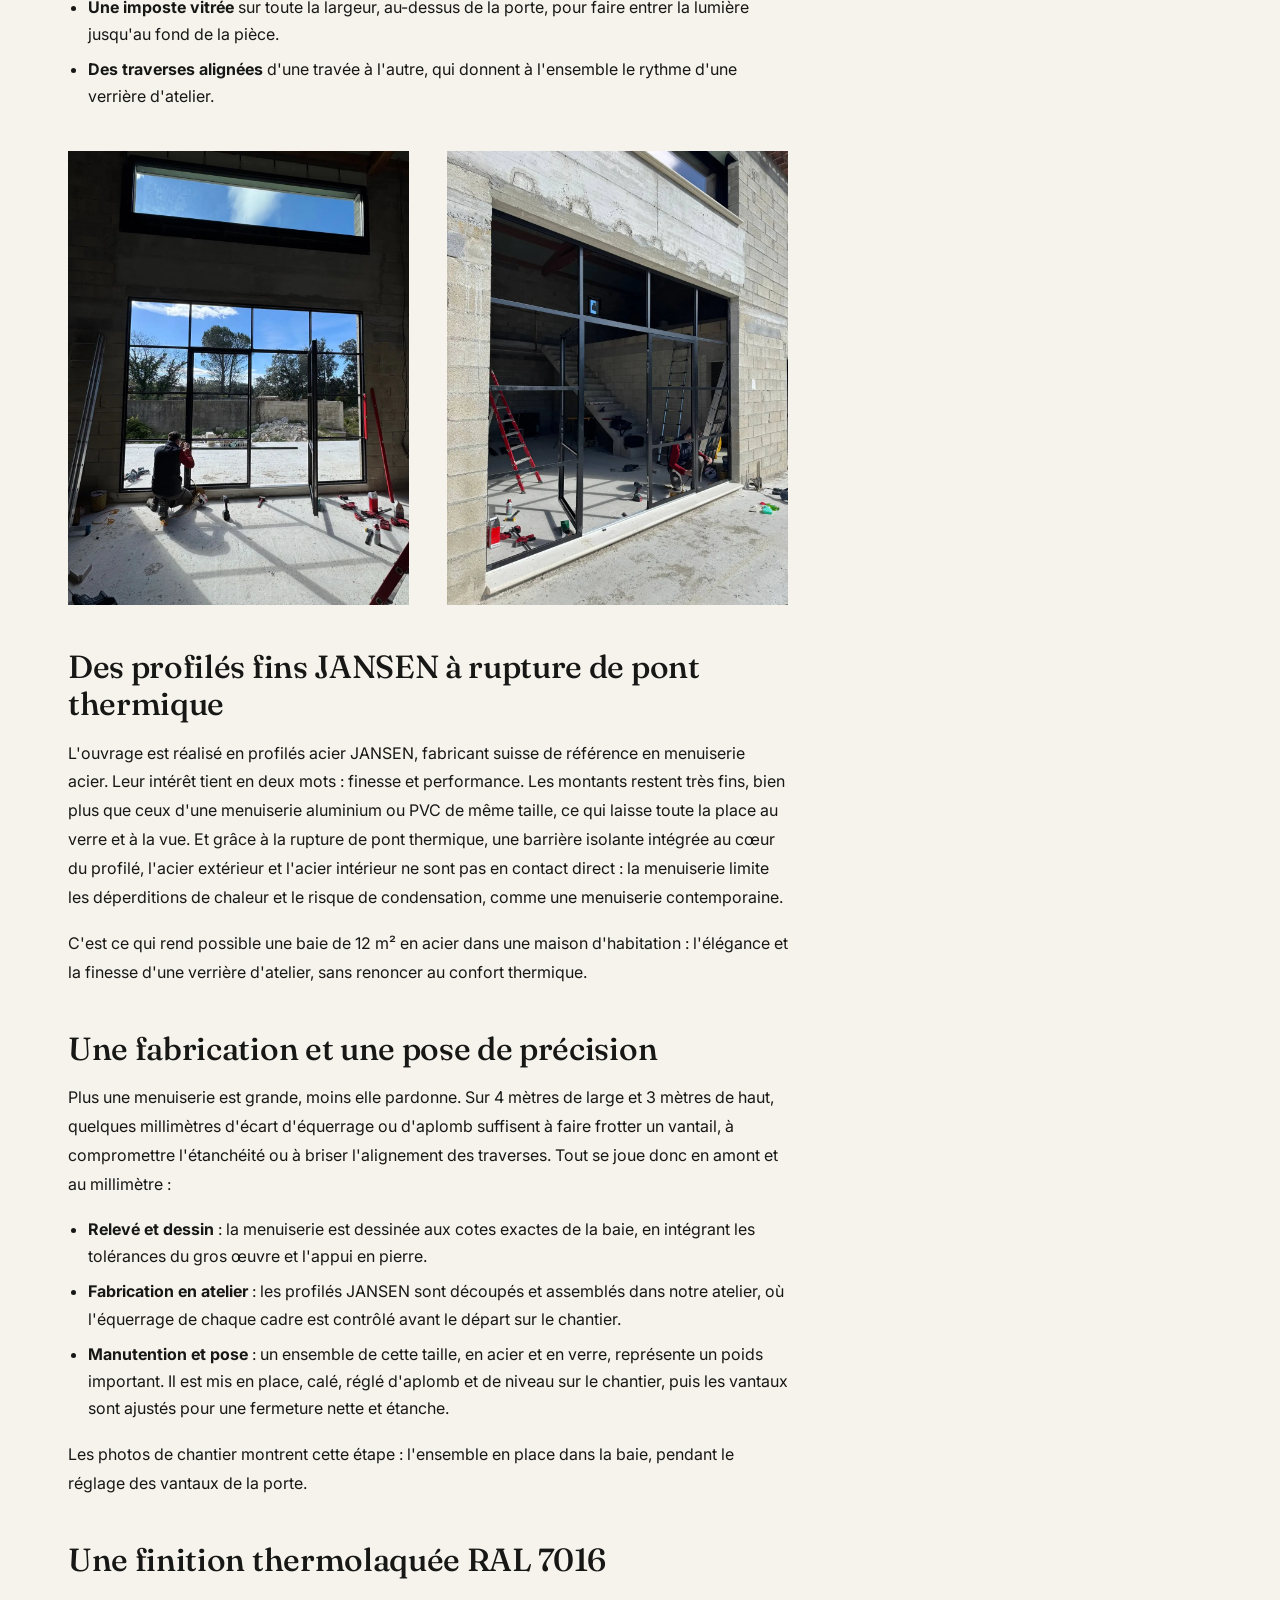
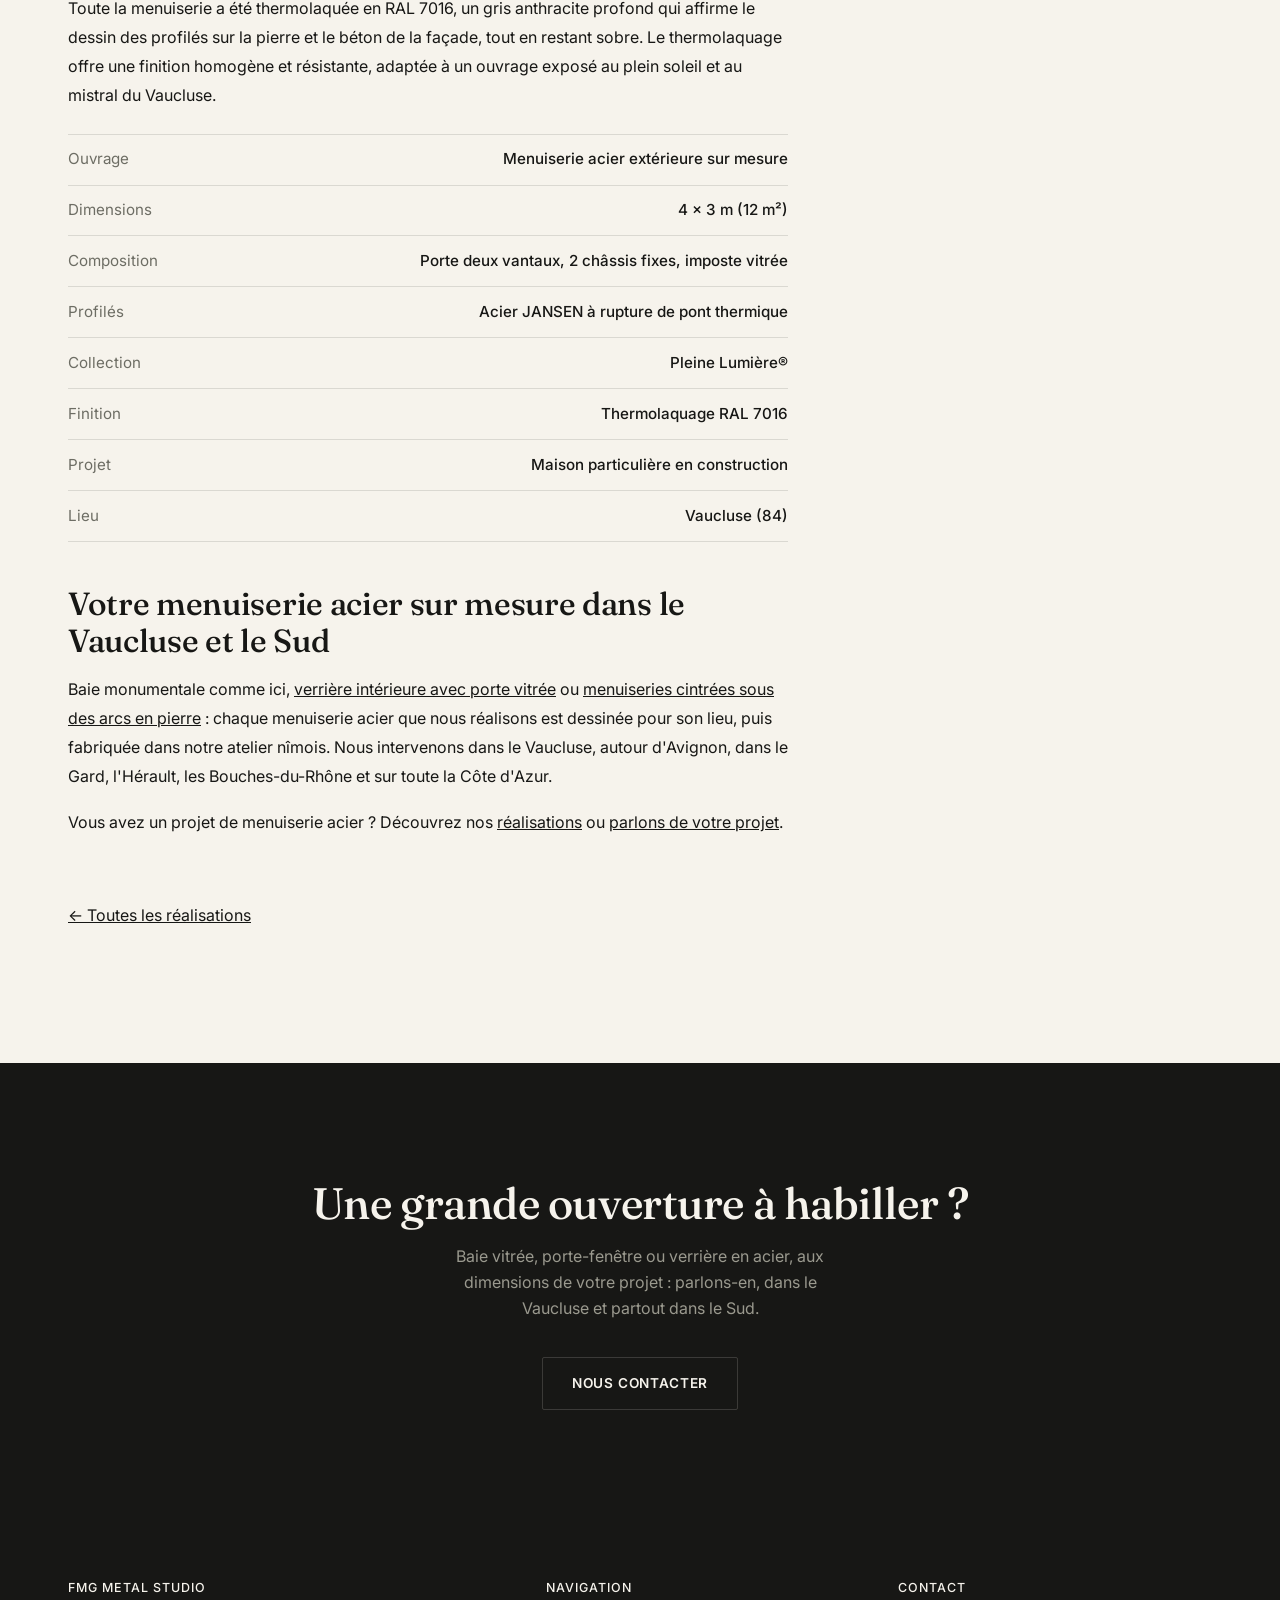
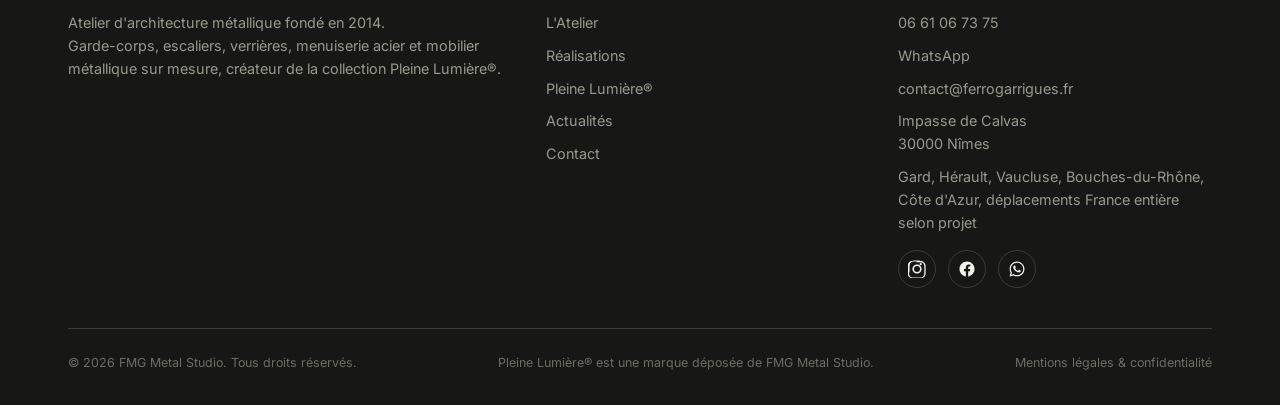
<file: menuiserie-acier-sur-mesure-jansen-vaucluse.html>
<!doctype html>
<html lang="fr">
<head>
<meta charset="UTF-8">
<meta name="viewport" content="width=device-width, initial-scale=1.0">
<title>Menuiserie acier sur mesure 4 × 3 m, profilés JANSEN, Vaucluse (84), FMG Metal Studio</title>
<meta name="description" content="Menuiserie acier sur mesure de 4 × 3 m dans le Vaucluse : profilés fins JANSEN à rupture de pont thermique, porte deux vantaux et imposte vitrée, thermolaquage RAL 7016.">
<link rel="canonical" href="https://ferrogarrigues.fr/menuiserie-acier-sur-mesure-jansen-vaucluse.html">
<meta property="og:type" content="article">
<meta property="og:site_name" content="FMG Metal Studio">
<meta property="og:locale" content="fr_FR">
<meta property="og:title" content="Vaucluse : une menuiserie acier sur mesure de 4 × 3 m en profilés JANSEN à rupture de pont thermique">
<meta property="og:description" content="12 m² d'acier et de verre d'un seul ensemble : profilés fins JANSEN à rupture de pont thermique, porte deux vantaux, imposte vitrée et thermolaquage RAL 7016, fabriqués dans notre atelier et posés dans le Vaucluse.">
<meta property="og:url" content="https://ferrogarrigues.fr/menuiserie-acier-sur-mesure-jansen-vaucluse.html">
<meta property="og:image" content="https://ferrogarrigues.fr/assets/social/menuiserie-acier-jansen-vaucluse-01.jpg">
<meta property="og:image:width" content="1200">
<meta property="og:image:height" content="900">
<meta property="og:image:alt" content="Menuiserie acier sur mesure de 4 × 3 m en profilés JANSEN thermolaqués RAL 7016, porte deux vantaux et imposte vitrée, Vaucluse">
<meta property="article:published_time" content="2026-11-10">
<meta property="article:section" content="Réalisations">
<meta name="twitter:card" content="summary_large_image">
<meta name="twitter:title" content="Vaucluse : une menuiserie acier sur mesure de 4 × 3 m, profilés JANSEN">
<meta name="twitter:description" content="Profilés fins JANSEN à rupture de pont thermique, porte deux vantaux, imposte vitrée, thermolaquage RAL 7016 : une menuiserie acier monumentale fabriquée sur mesure.">
<meta name="twitter:image" content="https://ferrogarrigues.fr/assets/social/menuiserie-acier-jansen-vaucluse-01.jpg">
<link rel="icon" type="image/png" sizes="32x32" href="favicon-32.png">
<link rel="apple-touch-icon" sizes="180x180" href="apple-touch-icon.png">
<link rel="stylesheet" href="css/style.css">
<style>
  .article-body { max-width: 72ch; }
  .article-body h2 { font-size: clamp(1.5rem, 3vw, 2rem); margin: 2.75rem 0 1rem; }
  .article-body p { margin-bottom: 1.1rem; line-height: 1.8; }
  .article-body ul { list-style: disc; padding-left: 1.25rem; margin-bottom: 1.1rem; }
  .article-body li { margin-bottom: 0.5rem; line-height: 1.7; }
  .article-meta { font-size: 0.85rem; color: var(--steel); margin-top: 1rem; }
  .breadcrumb { font-size: 0.8rem; color: var(--steel); margin-bottom: 1.5rem; }
  .breadcrumb a { text-decoration: underline; text-underline-offset: 3px; }
  .spec-list { border-top: 1px solid var(--line); margin: 1.5rem 0 2rem; }
  .spec-list div { display: flex; justify-content: space-between; gap: 1rem; padding: 0.8rem 0; border-bottom: 1px solid var(--line); font-size: 0.95rem; }
  .spec-list dt { color: var(--steel); }
  .spec-list dd { text-align: right; font-weight: 500; }
  .article-gallery figure { margin: 0; }
  .article-hero { margin: 0; }
  .article-hero img { width: 100%; height: auto; display: block; }
  .article-hero figcaption { font-size: 0.8rem; color: var(--steel); margin-top: 0.6rem; }
  /* Mobile : la photo de l'ouvrage terminé passe avant le titre, visible dès l'arrivée. */
  @media (max-width: 620px) { .article-hero { order: -1; } }
</style>
<script type="application/ld+json">
{
  "@context": "https://schema.org",
  "@graph": [
    {
      "@type": "BlogPosting",
      "@id": "https://ferrogarrigues.fr/menuiserie-acier-sur-mesure-jansen-vaucluse.html#article",
      "headline": "Vaucluse : une menuiserie acier sur mesure de 4 × 3 m en profilés JANSEN à rupture de pont thermique",
      "description": "Conception, fabrication et pose d'une menuiserie acier sur mesure de 4 × 3 m dans le Vaucluse : profilés fins JANSEN à rupture de pont thermique, porte deux vantaux encadrée de deux châssis fixes, imposte vitrée, thermolaquage RAL 7016.",
      "datePublished": "2026-11-10",
      "dateModified": "2026-11-10",
      "inLanguage": "fr-FR",
      "mainEntityOfPage": "https://ferrogarrigues.fr/menuiserie-acier-sur-mesure-jansen-vaucluse.html",
      "image": [
        "https://ferrogarrigues.fr/assets/img/menuiserie-acier-jansen-vaucluse-01.webp",
        "https://ferrogarrigues.fr/assets/img/menuiserie-acier-jansen-vaucluse-02.webp",
        "https://ferrogarrigues.fr/assets/img/menuiserie-acier-jansen-vaucluse-03.webp"
      ],
      "keywords": "menuiserie acier sur mesure, menuiserie acier grande dimension, baie vitrée acier, porte-fenêtre acier, profilés JANSEN, JANSEN rupture de pont thermique, menuiserie acier rupture de pont thermique, verrière extérieure acier, Pleine Lumière, thermolaquage RAL 7016, gris anthracite, menuiserie acier Vaucluse, menuiserie acier Avignon, métallerie Vaucluse",
      "contentLocation": { "@type": "Place", "name": "Vaucluse", "address": { "@type": "PostalAddress", "addressRegion": "Vaucluse", "addressCountry": "FR" } },
      "author": { "@type": "Organization", "name": "FMG Metal Studio", "url": "https://ferrogarrigues.fr/" },
      "publisher": {
        "@type": "Organization",
        "name": "FMG Metal Studio",
        "url": "https://ferrogarrigues.fr/",
        "logo": { "@type": "ImageObject", "url": "https://ferrogarrigues.fr/assets/img/logo-fmg-mark.webp" }
      }
    },
    {
      "@type": "BreadcrumbList",
      "itemListElement": [
        { "@type": "ListItem", "position": 1, "name": "Accueil", "item": "https://ferrogarrigues.fr/" },
        { "@type": "ListItem", "position": 2, "name": "Réalisations", "item": "https://ferrogarrigues.fr/realisations.html" },
        { "@type": "ListItem", "position": 3, "name": "Menuiserie acier JANSEN 4 × 3 m dans le Vaucluse", "item": "https://ferrogarrigues.fr/menuiserie-acier-sur-mesure-jansen-vaucluse.html" }
      ]
    }
  ]
}
</script>
</head>
<body>

<header class="site-header">
  <div class="wrap">
    <a href="index.html" class="logo"><img src="assets/img/logo-fmg-horizontal.webp" alt="FMG Metal Studio, atelier d&#39;architecture métallique" class="logo-img"></a>
    <nav class="nav-links" id="nav-links">
      <a href="index.html">Accueil</a>
      <a href="atelier.html">L'Atelier</a>
      <a href="realisations.html" aria-current="page">Réalisations</a>
      <a href="pleine-lumiere.html">Pleine Lumière®</a>
      <a href="actualites.html">Actualités</a>
      <a href="contact.html">Contact</a>
    </nav>
    <button class="nav-toggle" aria-label="Ouvrir le menu" aria-expanded="false">☰</button>
  </div>
</header>

<main>

  <article>

    <section style="padding-bottom: 0;">
      <div class="wrap grid-2" style="align-items: center;">
        <div>
          <nav class="breadcrumb" aria-label="Fil d'Ariane"><a href="index.html">Accueil</a> › <a href="realisations.html">Réalisations</a> › Menuiserie acier JANSEN dans le Vaucluse</nav>
          <span class="eyebrow">Réalisation · Vaucluse (84)</span>
          <h1>Vaucluse : une menuiserie acier sur mesure de 4&nbsp;×&nbsp;3&nbsp;m en profilés JANSEN à rupture de pont thermique</h1>
          <p class="lede mt-lg">Quatre mètres de large, trois mètres de haut : 12 m² d'acier et de verre d'un seul ensemble. Notre atelier a dessiné, fabriqué et posé dans le Vaucluse une menuiserie acier monumentale en profilés fins JANSEN à rupture de pont thermique, avec une porte deux vantaux, deux châssis fixes et une imposte vitrée, thermolaquée RAL 7016.</p>
          <p class="article-meta">Publié le <time datetime="2026-11-10">10 novembre 2026</time> · FMG Metal Studio</p>
        </div>
        <figure class="article-hero">
          <img src="assets/img/menuiserie-acier-jansen-vaucluse-01.webp" alt="Menuiserie acier sur mesure de 4 × 3 m en profilés JANSEN thermolaqués RAL 7016 : porte deux vantaux, châssis fixes latéraux et imposte vitrée, Vaucluse" width="1600" height="1200">
          <figcaption>L'ouvrage terminé : 4 × 3 m, porte deux vantaux au centre, châssis fixes de part et d'autre et imposte vitrée en partie haute.</figcaption>
        </figure>
      </div>
    </section>

    <section>
      <div class="wrap">
        <div class="article-body">

          <p>Dans le Vaucluse, sur une maison en construction, une large ouverture de 4 × 3 m attendait sa menuiserie : une baie appelée à devenir l'une des pièces maîtresses de la façade, ouverte sur le jardin et ses pins. Le défi : réunir la finesse d'une verrière d'atelier, l'isolation d'une menuiserie contemporaine et une porte donnant directement sur le jardin. FMG Metal Studio a conçu un ensemble unique, entièrement sur mesure, dans sa collection <a href="pleine-lumiere.html" style="text-decoration: underline;">Pleine Lumière®</a>.</p>

          <h2>Une menuiserie monumentale d'un seul ensemble</h2>
          <p>À cette échelle, une menuiserie n'est plus une simple fenêtre : c'est un élément d'architecture, qui dessine la façade de l'extérieur et cadre le paysage de l'intérieur. L'ensemble a été composé comme tel, sur une trame régulière de quatre travées.</p>
          <ul>
            <li><strong>Une porte deux vantaux</strong> au centre, pour ouvrir largement la pièce sur l'extérieur.</li>
            <li><strong>Deux châssis fixes</strong> de part et d'autre, toute hauteur, qui prolongent la porte sans rupture.</li>
            <li><strong>Une imposte vitrée</strong> sur toute la largeur, au-dessus de la porte, pour faire entrer la lumière jusqu'au fond de la pièce.</li>
            <li><strong>Des traverses alignées</strong> d'une travée à l'autre, qui donnent à l'ensemble le rythme d'une verrière d'atelier.</li>
          </ul>

          <div class="grid-2 article-gallery" style="margin: 2.5rem 0;">
            <figure class="ph ph-portrait"><img src="assets/img/menuiserie-acier-jansen-vaucluse-02.webp" alt="Pose de la menuiserie acier JANSEN de 4 × 3 m vue de l&#39;intérieur, réglage d&#39;un vantail de la porte, chantier dans le Vaucluse" loading="lazy" width="1125" height="1500"></figure>
            <figure class="ph ph-portrait"><img src="assets/img/menuiserie-acier-jansen-vaucluse-03.webp" alt="Menuiserie acier JANSEN en cours de pose vue de l&#39;extérieur, porte deux vantaux et châssis fixes, maison en construction, Vaucluse" loading="lazy" width="1125" height="1500"></figure>
          </div>

          <h2>Des profilés fins JANSEN à rupture de pont thermique</h2>
          <p>L'ouvrage est réalisé en profilés acier JANSEN, fabricant suisse de référence en menuiserie acier. Leur intérêt tient en deux mots : finesse et performance. Les montants restent très fins, bien plus que ceux d'une menuiserie aluminium ou PVC de même taille, ce qui laisse toute la place au verre et à la vue. Et grâce à la rupture de pont thermique, une barrière isolante intégrée au cœur du profilé, l'acier extérieur et l'acier intérieur ne sont pas en contact direct : la menuiserie limite les déperditions de chaleur et le risque de condensation, comme une menuiserie contemporaine.</p>
          <p>C'est ce qui rend possible une baie de 12 m² en acier dans une maison d'habitation : l'élégance et la finesse d'une verrière d'atelier, sans renoncer au confort thermique.</p>

          <h2>Une fabrication et une pose de précision</h2>
          <p>Plus une menuiserie est grande, moins elle pardonne. Sur 4 mètres de large et 3 mètres de haut, quelques millimètres d'écart d'équerrage ou d'aplomb suffisent à faire frotter un vantail, à compromettre l'étanchéité ou à briser l'alignement des traverses. Tout se joue donc en amont et au millimètre :</p>
          <ul>
            <li><strong>Relevé et dessin</strong> : la menuiserie est dessinée aux cotes exactes de la baie, en intégrant les tolérances du gros œuvre et l'appui en pierre.</li>
            <li><strong>Fabrication en atelier</strong> : les profilés JANSEN sont découpés et assemblés dans notre atelier, où l'équerrage de chaque cadre est contrôlé avant le départ sur le chantier.</li>
            <li><strong>Manutention et pose</strong> : un ensemble de cette taille, en acier et en verre, représente un poids important. Il est mis en place, calé, réglé d'aplomb et de niveau sur le chantier, puis les vantaux sont ajustés pour une fermeture nette et étanche.</li>
          </ul>
          <p>Les photos de chantier montrent cette étape : l'ensemble en place dans la baie, pendant le réglage des vantaux de la porte.</p>

          <h2>Une finition thermolaquée RAL 7016</h2>
          <p>Toute la menuiserie a été thermolaquée en RAL 7016, un gris anthracite profond qui affirme le dessin des profilés sur la pierre et le béton de la façade, tout en restant sobre. Le thermolaquage offre une finition homogène et résistante, adaptée à un ouvrage exposé au plein soleil et au mistral du Vaucluse.</p>

          <dl class="spec-list">
            <div><dt>Ouvrage</dt><dd>Menuiserie acier extérieure sur mesure</dd></div>
            <div><dt>Dimensions</dt><dd>4 × 3 m (12 m²)</dd></div>
            <div><dt>Composition</dt><dd>Porte deux vantaux, 2 châssis fixes, imposte vitrée</dd></div>
            <div><dt>Profilés</dt><dd>Acier JANSEN à rupture de pont thermique</dd></div>
            <div><dt>Collection</dt><dd>Pleine Lumière®</dd></div>
            <div><dt>Finition</dt><dd>Thermolaquage RAL 7016</dd></div>
            <div><dt>Projet</dt><dd>Maison particulière en construction</dd></div>
            <div><dt>Lieu</dt><dd>Vaucluse (84)</dd></div>
          </dl>

          <h2>Votre menuiserie acier sur mesure dans le Vaucluse et le Sud</h2>
          <p>Baie monumentale comme ici, <a href="verriere-interieure-porte-vitree-montferrier-sur-lez.html" style="text-decoration: underline;">verrière intérieure avec porte vitrée</a> ou <a href="actualites.html" style="text-decoration: underline;">menuiseries cintrées sous des arcs en pierre</a> : chaque menuiserie acier que nous réalisons est dessinée pour son lieu, puis fabriquée dans notre atelier nîmois. Nous intervenons dans le Vaucluse, autour d'Avignon, dans le Gard, l'Hérault, les Bouches-du-Rhône et sur toute la Côte d'Azur.</p>
          <p>Vous avez un projet de menuiserie acier ? Découvrez nos <a href="realisations.html" style="text-decoration: underline;">réalisations</a> ou <a href="contact.html" style="text-decoration: underline;">parlons de votre projet</a>.</p>

          <p class="mt-lg"><a href="realisations.html" style="text-decoration: underline;">← Toutes les réalisations</a></p>

        </div>
      </div>
    </section>

  </article>

  <section class="cta-band">
    <div class="wrap">
      <h2>Une grande ouverture à habiller ?</h2>
      <p>Baie vitrée, porte-fenêtre ou verrière en acier, aux dimensions de votre projet : parlons-en, dans le Vaucluse et partout dans le Sud.</p>
      <a href="contact.html" class="btn btn-light">Nous contacter</a>
    </div>
  </section>

</main>

<footer class="site-footer" id="site-footer"></footer>

<script src="js/main.js"></script>
<script src="js/footer.js"></script>
<script src="js/consent.js"></script>
</body>
</html>
</file>
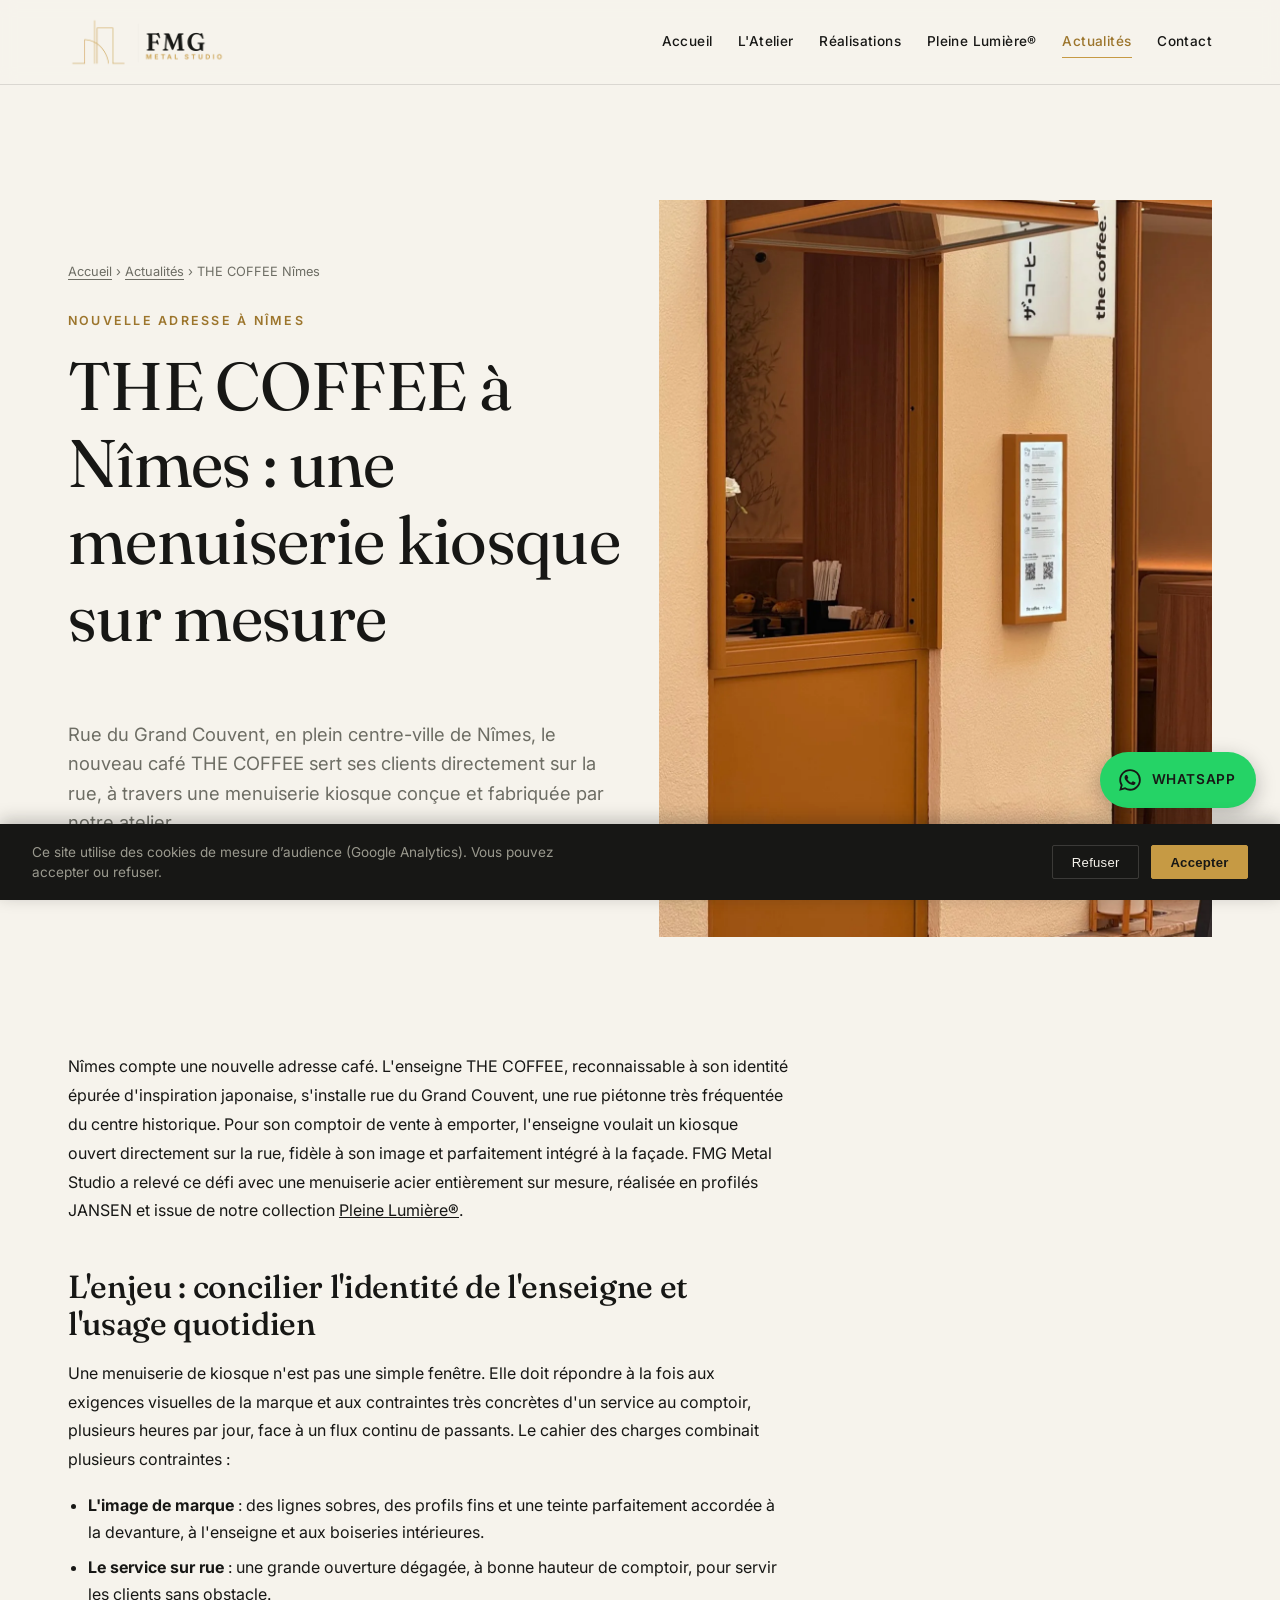
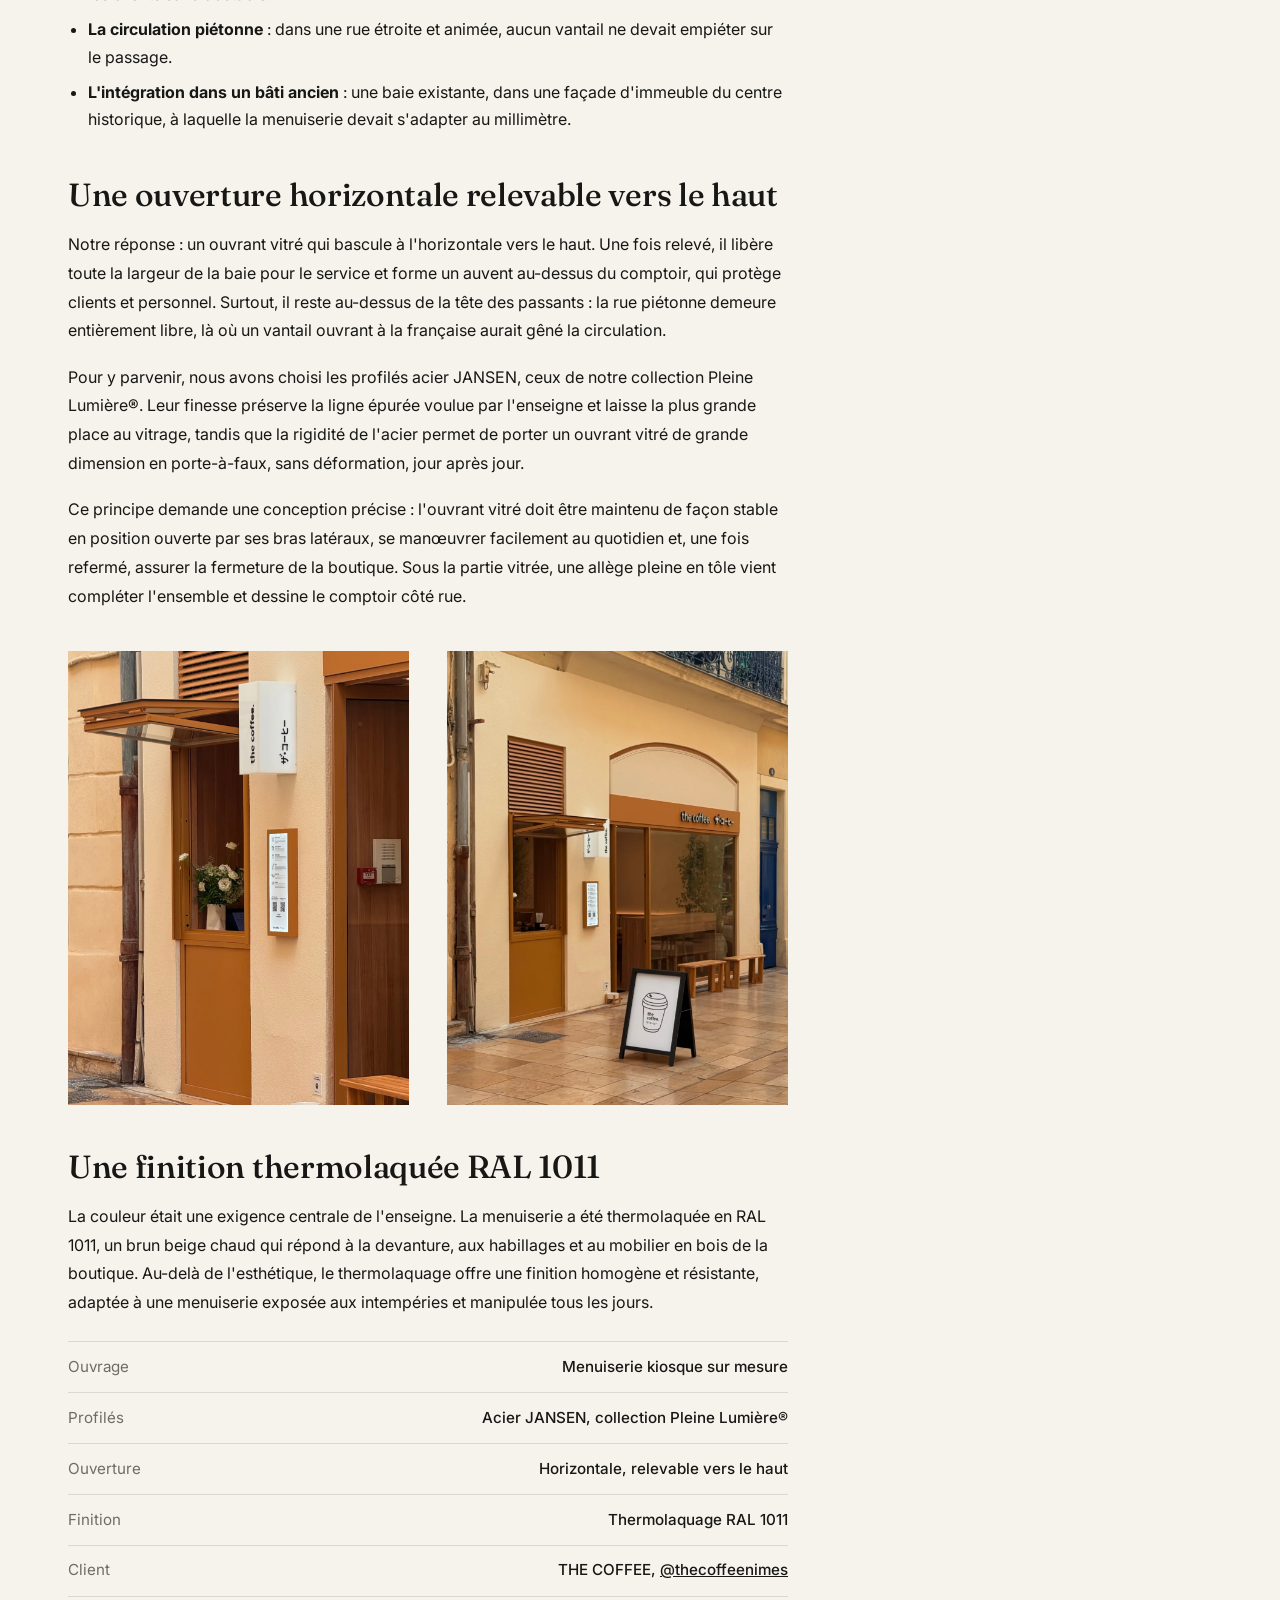
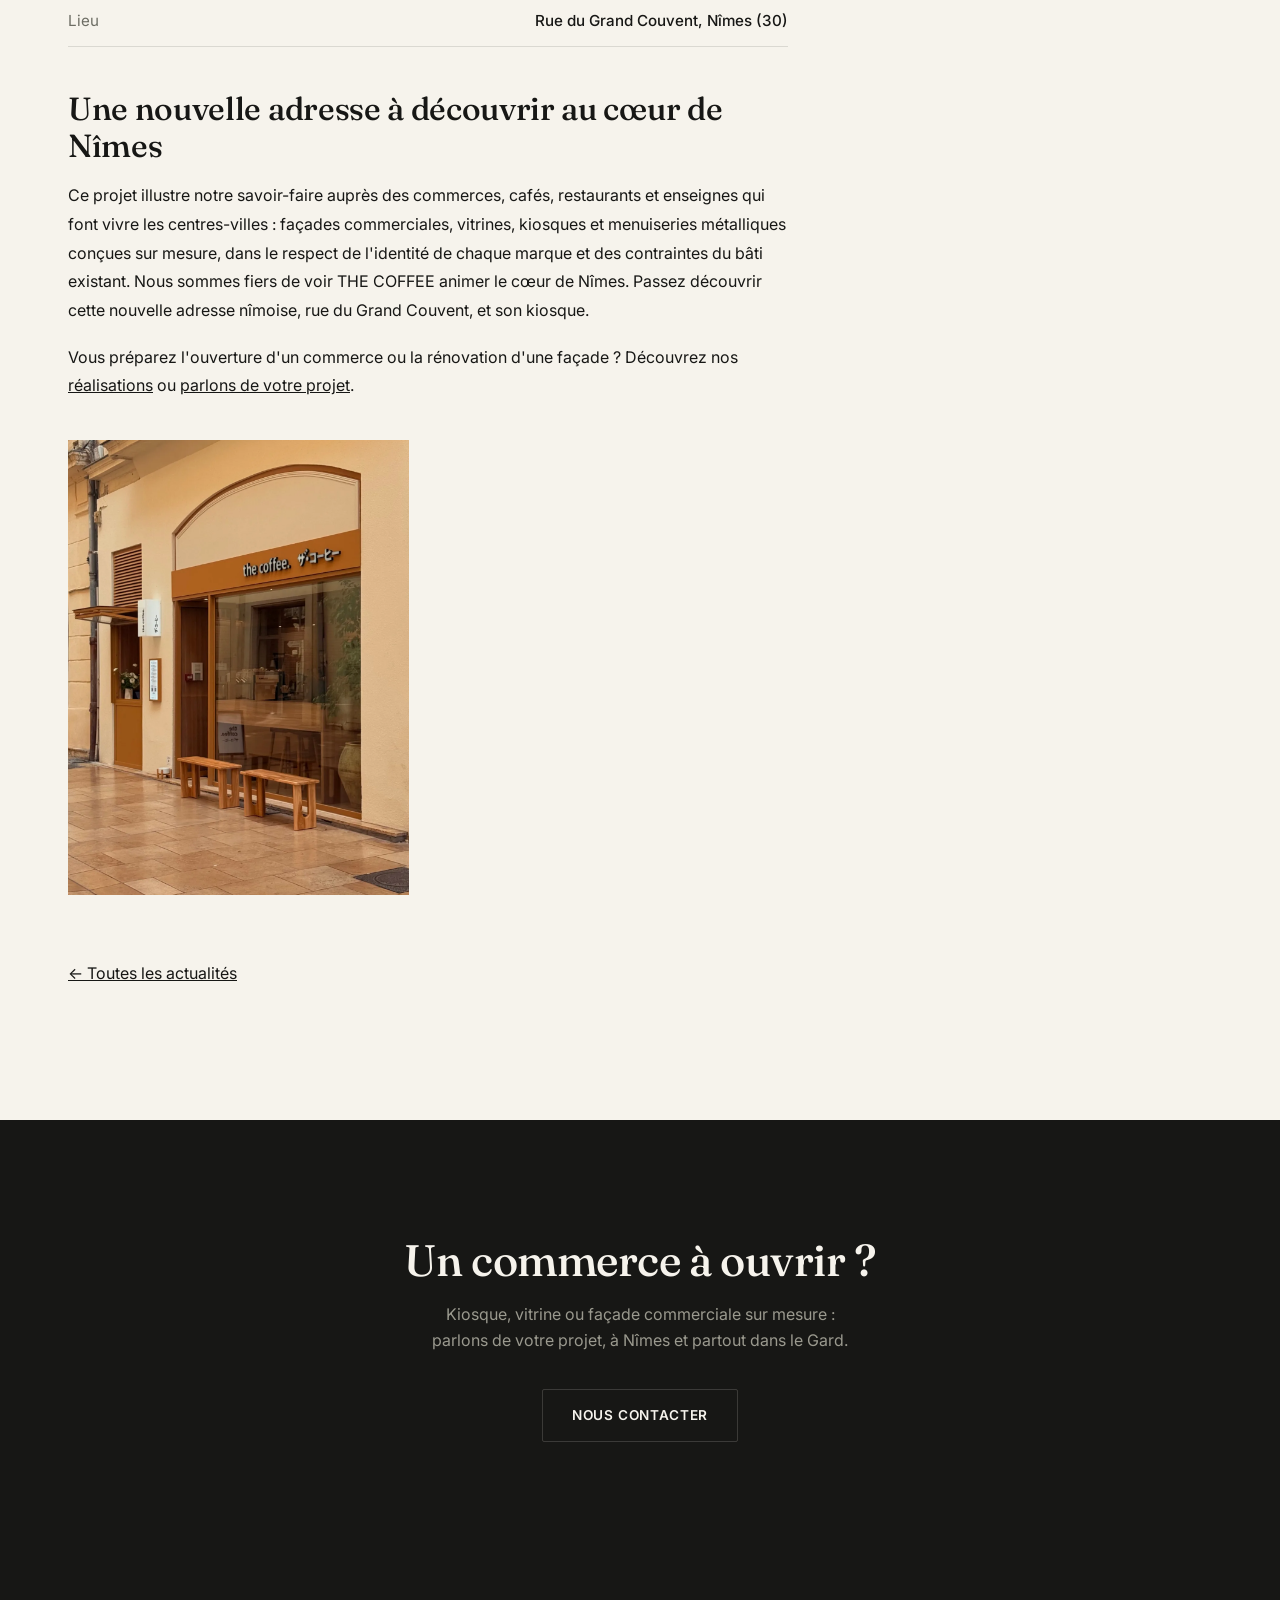
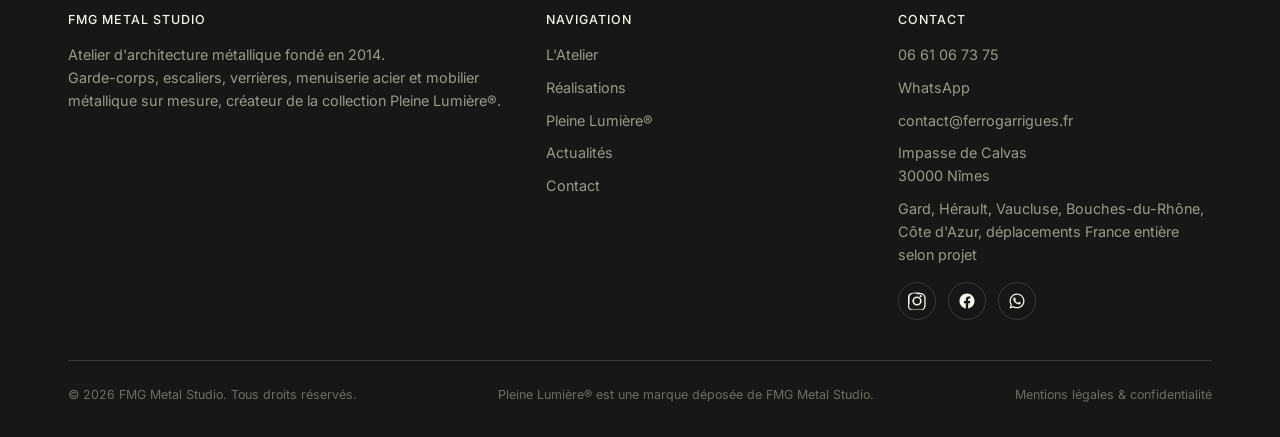
<file: menuiserie-kiosque-the-coffee-nimes.html>
<!doctype html>
<html lang="fr">
<head>
<meta charset="UTF-8">
<meta name="viewport" content="width=device-width, initial-scale=1.0">
<title>Menuiserie kiosque sur mesure pour THE COFFEE à Nîmes, FMG Metal Studio</title>
<meta name="description" content="THE COFFEE ouvre rue du Grand Couvent, au cœur de Nîmes. FMG Metal Studio a conçu sa menuiserie kiosque en acier JANSEN : ouverture horizontale relevable vers le haut, thermolaquage RAL 1011.">
<link rel="canonical" href="https://ferrogarrigues.fr/menuiserie-kiosque-the-coffee-nimes.html">
<meta property="og:type" content="article">
<meta property="og:site_name" content="FMG Metal Studio">
<meta property="og:locale" content="fr_FR">
<meta property="og:title" content="THE COFFEE à Nîmes : une menuiserie kiosque sur mesure signée FMG Metal Studio">
<meta property="og:description" content="Profilés acier JANSEN, ouverture horizontale relevable vers le haut, thermolaquage RAL 1011 : les coulisses techniques du kiosque de vente à emporter du nouveau café THE COFFEE, au centre de Nîmes.">
<meta property="og:url" content="https://ferrogarrigues.fr/menuiserie-kiosque-the-coffee-nimes.html">
<meta property="og:image" content="https://ferrogarrigues.fr/assets/img/the-coffee-nimes-menuiserie-kiosque-01.webp">
<meta property="og:image:width" content="1125">
<meta property="og:image:height" content="2000">
<meta property="og:image:alt" content="Menuiserie kiosque thermolaquée RAL 1011, ouvrant relevé vers le haut, café THE COFFEE à Nîmes">
<meta property="article:published_time" content="2026-09-28">
<meta property="article:section" content="Actualités">
<meta name="twitter:card" content="summary_large_image">
<meta name="twitter:title" content="THE COFFEE à Nîmes : une menuiserie kiosque sur mesure signée FMG Metal Studio">
<meta name="twitter:description" content="Ouverture horizontale relevable vers le haut, thermolaquage RAL 1011 : le kiosque de vente à emporter du nouveau café THE COFFEE, au centre de Nîmes.">
<meta name="twitter:image" content="https://ferrogarrigues.fr/assets/img/the-coffee-nimes-menuiserie-kiosque-01.webp">
<link rel="icon" type="image/png" sizes="32x32" href="favicon-32.png">
<link rel="apple-touch-icon" sizes="180x180" href="apple-touch-icon.png">
<link rel="stylesheet" href="css/style.css">
<style>
  .article-body { max-width: 72ch; }
  .article-body h2 { font-size: clamp(1.5rem, 3vw, 2rem); margin: 2.75rem 0 1rem; }
  .article-body p { margin-bottom: 1.1rem; line-height: 1.8; }
  .article-body ul { list-style: disc; padding-left: 1.25rem; margin-bottom: 1.1rem; }
  .article-body li { margin-bottom: 0.5rem; line-height: 1.7; }
  .article-meta { font-size: 0.85rem; color: var(--steel); margin-top: 1rem; }
  .breadcrumb { font-size: 0.8rem; color: var(--steel); margin-bottom: 1.5rem; }
  .breadcrumb a { text-decoration: underline; text-underline-offset: 3px; }
  .spec-list { border-top: 1px solid var(--line); margin: 1.5rem 0 2rem; }
  .spec-list div { display: flex; justify-content: space-between; gap: 1rem; padding: 0.8rem 0; border-bottom: 1px solid var(--line); font-size: 0.95rem; }
  .spec-list dt { color: var(--steel); }
  .spec-list dd { text-align: right; font-weight: 500; }
  .article-gallery figure { margin: 0; }
  .article-gallery figcaption { font-size: 0.8rem; color: var(--steel); padding-top: 0.6rem; }
</style>
<script type="application/ld+json">
{
  "@context": "https://schema.org",
  "@graph": [
    {
      "@type": "BlogPosting",
      "@id": "https://ferrogarrigues.fr/menuiserie-kiosque-the-coffee-nimes.html#article",
      "headline": "THE COFFEE à Nîmes : une menuiserie kiosque sur mesure signée FMG Metal Studio",
      "description": "Conception et fabrication de la menuiserie kiosque sur mesure en profilés acier JANSEN (collection Pleine Lumière®) du café THE COFFEE, rue du Grand Couvent à Nîmes : ouverture horizontale relevable vers le haut, thermolaquage RAL 1011.",
      "datePublished": "2026-09-28",
      "dateModified": "2026-09-28",
      "inLanguage": "fr-FR",
      "mainEntityOfPage": "https://ferrogarrigues.fr/menuiserie-kiosque-the-coffee-nimes.html",
      "image": [
        "https://ferrogarrigues.fr/assets/img/the-coffee-nimes-menuiserie-kiosque-01.webp",
        "https://ferrogarrigues.fr/assets/img/the-coffee-nimes-menuiserie-kiosque-02.webp",
        "https://ferrogarrigues.fr/assets/img/the-coffee-nimes-menuiserie-kiosque-03.webp",
        "https://ferrogarrigues.fr/assets/img/the-coffee-nimes-menuiserie-kiosque-04.webp"
      ],
      "keywords": "menuiserie kiosque sur mesure, menuiserie acier Nîmes, profilés acier JANSEN, Pleine Lumière, menuiserie métallique Nîmes, fenêtre de vente à emporter, ouvrant relevable, thermolaquage RAL 1011, façade commerciale, THE COFFEE Nîmes, rue du Grand Couvent",
      "about": { "@type": "CafeOrCoffeeShop", "name": "THE COFFEE Nîmes", "sameAs": ["https://www.instagram.com/thecoffeenimes/"], "address": { "@type": "PostalAddress", "streetAddress": "Rue du Grand Couvent", "postalCode": "30000", "addressLocality": "Nîmes", "addressCountry": "FR" } },
      "author": { "@type": "Organization", "name": "FMG Metal Studio", "url": "https://ferrogarrigues.fr/" },
      "publisher": {
        "@type": "Organization",
        "name": "FMG Metal Studio",
        "url": "https://ferrogarrigues.fr/",
        "logo": { "@type": "ImageObject", "url": "https://ferrogarrigues.fr/assets/img/logo-fmg-mark.webp" }
      }
    },
    {
      "@type": "BreadcrumbList",
      "itemListElement": [
        { "@type": "ListItem", "position": 1, "name": "Accueil", "item": "https://ferrogarrigues.fr/" },
        { "@type": "ListItem", "position": 2, "name": "Actualités", "item": "https://ferrogarrigues.fr/actualites.html" },
        { "@type": "ListItem", "position": 3, "name": "Menuiserie kiosque THE COFFEE Nîmes", "item": "https://ferrogarrigues.fr/menuiserie-kiosque-the-coffee-nimes.html" }
      ]
    }
  ]
}
</script>
</head>
<body>

<header class="site-header">
  <div class="wrap">
    <a href="index.html" class="logo"><img src="assets/img/logo-fmg-horizontal.webp" alt="FMG Metal Studio, atelier d&#39;architecture métallique" class="logo-img"></a>
    <nav class="nav-links" id="nav-links">
      <a href="index.html">Accueil</a>
      <a href="atelier.html">L'Atelier</a>
      <a href="realisations.html">Réalisations</a>
      <a href="pleine-lumiere.html">Pleine Lumière®</a>
      <a href="actualites.html" aria-current="page">Actualités</a>
      <a href="contact.html">Contact</a>
    </nav>
    <button class="nav-toggle" aria-label="Ouvrir le menu" aria-expanded="false">☰</button>
  </div>
</header>

<main>

  <article>

    <section style="padding-bottom: 0;">
      <div class="wrap grid-2" style="align-items: center;">
        <div>
          <nav class="breadcrumb" aria-label="Fil d'Ariane"><a href="index.html">Accueil</a> › <a href="actualites.html">Actualités</a> › THE COFFEE Nîmes</nav>
          <span class="eyebrow">Nouvelle adresse à Nîmes</span>
          <h1>THE COFFEE à Nîmes : une menuiserie kiosque sur mesure</h1>
          <p class="lede mt-lg">Rue du Grand Couvent, en plein centre-ville de Nîmes, le nouveau café THE COFFEE sert ses clients directement sur la rue, à travers une menuiserie kiosque conçue et fabriquée par notre atelier.</p>
          <p class="article-meta">Publié le <time datetime="2026-09-28">28 septembre 2026</time> · FMG Metal Studio</p>
        </div>
        <div class="ph ph-portrait"><img src="assets/img/the-coffee-nimes-menuiserie-kiosque-01.webp" alt="Menuiserie kiosque thermolaquée RAL 1011, ouvrant vitré relevé à l&#39;horizontale, café THE COFFEE à Nîmes" width="1125" height="2000"></div>
      </div>
    </section>

    <section>
      <div class="wrap">
        <div class="article-body">

          <p>Nîmes compte une nouvelle adresse café. L'enseigne THE COFFEE, reconnaissable à son identité épurée d'inspiration japonaise, s'installe rue du Grand Couvent, une rue piétonne très fréquentée du centre historique. Pour son comptoir de vente à emporter, l'enseigne voulait un kiosque ouvert directement sur la rue, fidèle à son image et parfaitement intégré à la façade. FMG Metal Studio a relevé ce défi avec une menuiserie acier entièrement sur mesure, réalisée en profilés JANSEN et issue de notre collection <a href="pleine-lumiere.html" style="text-decoration: underline;">Pleine Lumière®</a>.</p>

          <h2>L'enjeu : concilier l'identité de l'enseigne et l'usage quotidien</h2>
          <p>Une menuiserie de kiosque n'est pas une simple fenêtre. Elle doit répondre à la fois aux exigences visuelles de la marque et aux contraintes très concrètes d'un service au comptoir, plusieurs heures par jour, face à un flux continu de passants. Le cahier des charges combinait plusieurs contraintes :</p>
          <ul>
            <li><strong>L'image de marque</strong> : des lignes sobres, des profils fins et une teinte parfaitement accordée à la devanture, à l'enseigne et aux boiseries intérieures.</li>
            <li><strong>Le service sur rue</strong> : une grande ouverture dégagée, à bonne hauteur de comptoir, pour servir les clients sans obstacle.</li>
            <li><strong>La circulation piétonne</strong> : dans une rue étroite et animée, aucun vantail ne devait empiéter sur le passage.</li>
            <li><strong>L'intégration dans un bâti ancien</strong> : une baie existante, dans une façade d'immeuble du centre historique, à laquelle la menuiserie devait s'adapter au millimètre.</li>
          </ul>

          <h2>Une ouverture horizontale relevable vers le haut</h2>
          <p>Notre réponse : un ouvrant vitré qui bascule à l'horizontale vers le haut. Une fois relevé, il libère toute la largeur de la baie pour le service et forme un auvent au-dessus du comptoir, qui protège clients et personnel. Surtout, il reste au-dessus de la tête des passants : la rue piétonne demeure entièrement libre, là où un vantail ouvrant à la française aurait gêné la circulation.</p>
          <p>Pour y parvenir, nous avons choisi les profilés acier JANSEN, ceux de notre collection Pleine Lumière®. Leur finesse préserve la ligne épurée voulue par l'enseigne et laisse la plus grande place au vitrage, tandis que la rigidité de l'acier permet de porter un ouvrant vitré de grande dimension en porte-à-faux, sans déformation, jour après jour.</p>
          <p>Ce principe demande une conception précise : l'ouvrant vitré doit être maintenu de façon stable en position ouverte par ses bras latéraux, se manœuvrer facilement au quotidien et, une fois refermé, assurer la fermeture de la boutique. Sous la partie vitrée, une allège pleine en tôle vient compléter l'ensemble et dessine le comptoir côté rue.</p>

          <div class="grid-2 article-gallery" style="margin: 2.5rem 0;">
            <figure class="ph ph-portrait"><img src="assets/img/the-coffee-nimes-menuiserie-kiosque-02.webp" alt="Kiosque de vente à emporter du café THE COFFEE, ouvrant relevé formant auvent, rue du Grand Couvent, Nîmes" loading="lazy" width="1125" height="2000"></figure>
            <figure class="ph ph-portrait"><img src="assets/img/the-coffee-nimes-menuiserie-kiosque-03.webp" alt="Façade du café THE COFFEE avec sa menuiserie kiosque sur mesure, centre-ville de Nîmes" loading="lazy" width="1125" height="2000"></figure>
          </div>

          <h2>Une finition thermolaquée RAL 1011</h2>
          <p>La couleur était une exigence centrale de l'enseigne. La menuiserie a été thermolaquée en RAL 1011, un brun beige chaud qui répond à la devanture, aux habillages et au mobilier en bois de la boutique. Au-delà de l'esthétique, le thermolaquage offre une finition homogène et résistante, adaptée à une menuiserie exposée aux intempéries et manipulée tous les jours.</p>

          <dl class="spec-list">
            <div><dt>Ouvrage</dt><dd>Menuiserie kiosque sur mesure</dd></div>
            <div><dt>Profilés</dt><dd>Acier JANSEN, collection Pleine Lumière®</dd></div>
            <div><dt>Ouverture</dt><dd>Horizontale, relevable vers le haut</dd></div>
            <div><dt>Finition</dt><dd>Thermolaquage RAL 1011</dd></div>
            <div><dt>Client</dt><dd>THE COFFEE, <a href="https://www.instagram.com/thecoffeenimes/" target="_blank" rel="noopener" style="text-decoration: underline;">@thecoffeenimes</a></dd></div>
            <div><dt>Lieu</dt><dd>Rue du Grand Couvent, Nîmes (30)</dd></div>
          </dl>

          <h2>Une nouvelle adresse à découvrir au cœur de Nîmes</h2>
          <p>Ce projet illustre notre savoir-faire auprès des commerces, cafés, restaurants et enseignes qui font vivre les centres-villes : façades commerciales, vitrines, kiosques et menuiseries métalliques conçues sur mesure, dans le respect de l'identité de chaque marque et des contraintes du bâti existant. Nous sommes fiers de voir THE COFFEE animer le cœur de Nîmes. Passez découvrir cette nouvelle adresse nîmoise, rue du Grand Couvent, et son kiosque.</p>
          <p>Vous préparez l'ouverture d'un commerce ou la rénovation d'une façade ? Découvrez nos <a href="realisations.html" style="text-decoration: underline;">réalisations</a> ou <a href="contact.html" style="text-decoration: underline;">parlons de votre projet</a>.</p>

          <div class="grid-2 article-gallery" style="margin-top: 2.5rem;">
            <figure class="ph ph-portrait"><img src="assets/img/the-coffee-nimes-menuiserie-kiosque-04.webp" alt="Devanture du café THE COFFEE et menuiserie kiosque thermolaquée RAL 1011, rue piétonne du centre de Nîmes" loading="lazy" width="1125" height="2000"></figure>
          </div>

          <p class="mt-lg"><a href="actualites.html" style="text-decoration: underline;">← Toutes les actualités</a></p>

        </div>
      </div>
    </section>

  </article>

  <section class="cta-band">
    <div class="wrap">
      <h2>Un commerce à ouvrir ?</h2>
      <p>Kiosque, vitrine ou façade commerciale sur mesure : parlons de votre projet, à Nîmes et partout dans le Gard.</p>
      <a href="contact.html" class="btn btn-light">Nous contacter</a>
    </div>
  </section>

</main>

<footer class="site-footer" id="site-footer"></footer>

<script src="js/main.js"></script>
<script src="js/footer.js"></script>
<script src="js/consent.js"></script>
</body>
</html>
</file>
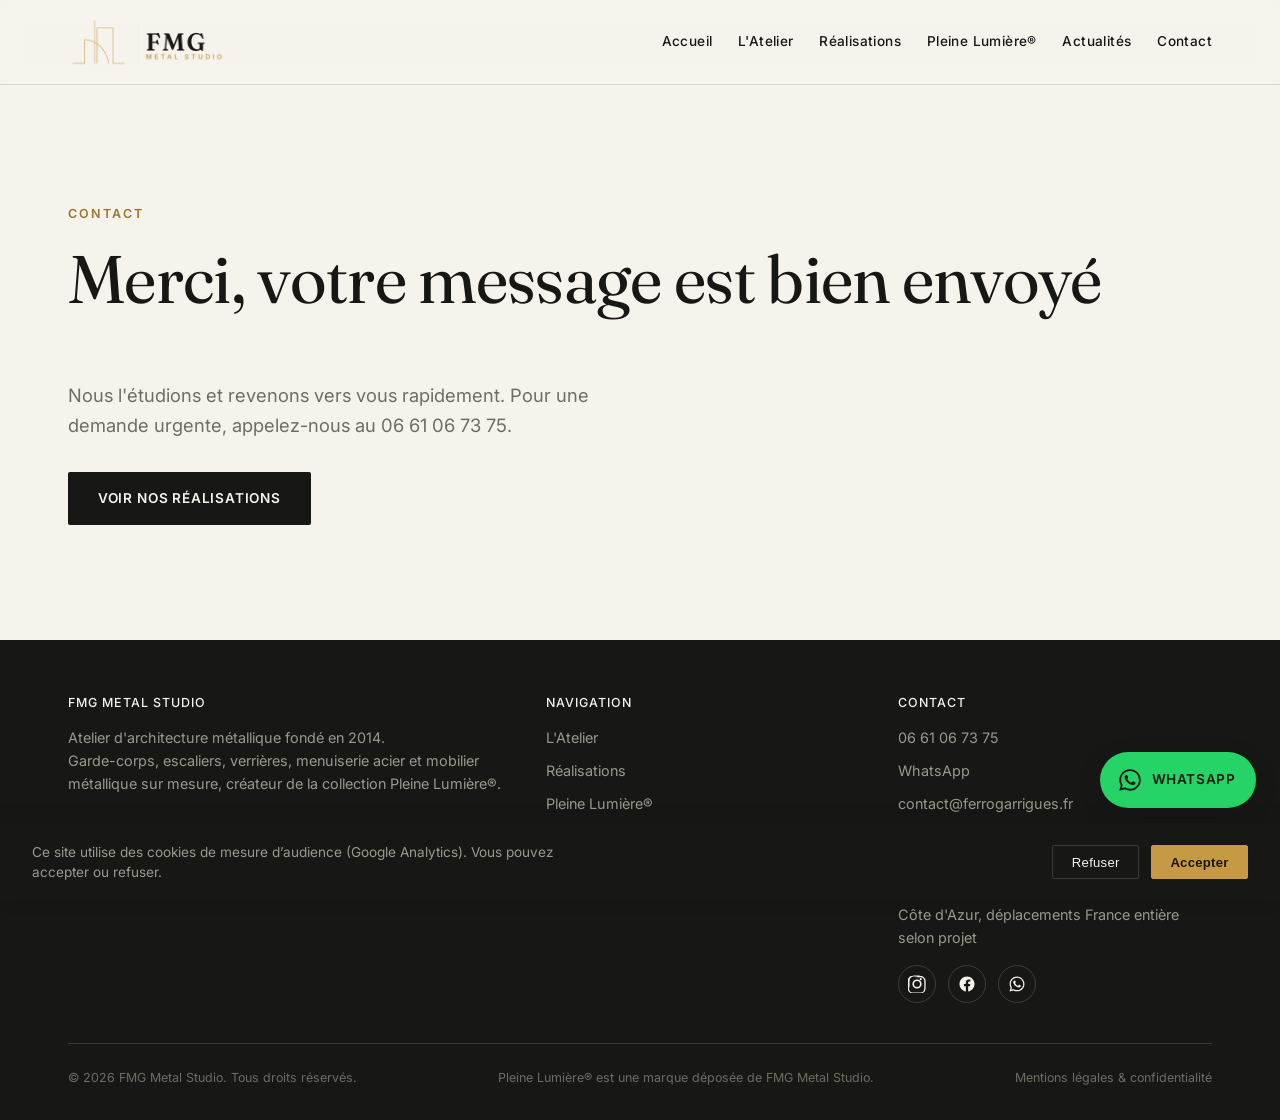
<file: merci.html>
<!doctype html>
<html lang="fr">
<head>
<meta charset="UTF-8">
<meta name="viewport" content="width=device-width, initial-scale=1.0">
<title>Message envoyé, FMG Metal Studio</title>
<meta name="robots" content="noindex">
<link rel="icon" type="image/png" sizes="32x32" href="favicon-32.png">
<link rel="apple-touch-icon" sizes="180x180" href="apple-touch-icon.png">
<link rel="stylesheet" href="css/style.css">
</head>
<body>

<header class="site-header">
  <div class="wrap">
    <a href="index.html" class="logo"><img src="assets/img/logo-fmg-horizontal.webp" alt="FMG Metal Studio, atelier d&#39;architecture métallique" class="logo-img"></a>
    <nav class="nav-links" id="nav-links">
      <a href="index.html">Accueil</a>
      <a href="atelier.html">L'Atelier</a>
      <a href="realisations.html">Réalisations</a>
      <a href="pleine-lumiere.html">Pleine Lumière®</a>
      <a href="actualites.html">Actualités</a>
      <a href="contact.html">Contact</a>
    </nav>
    <button class="nav-toggle" aria-label="Ouvrir le menu" aria-expanded="false">☰</button>
  </div>
</header>

<main>

  <section>
    <div class="wrap">
      <span class="eyebrow">Contact</span>
      <h1>Merci, votre message est bien envoyé</h1>
      <p class="lede mt-lg">Nous l'étudions et revenons vers vous rapidement. Pour une demande urgente, appelez-nous au <a href="tel:+33661067375">06 61 06 73 75</a>.</p>
      <p style="margin-top: 2rem;"><a href="realisations.html" class="btn btn-primary">Voir nos réalisations</a></p>
    </div>
  </section>

</main>

<footer class="site-footer" id="site-footer"></footer>

<script src="js/main.js"></script>
<script src="js/footer.js"></script>
<script src="js/consent.js"></script>
<script>
  // Compte la demande de contact dans Google Analytics (uniquement si les cookies ont été acceptés).
  if (window.gtag) window.gtag('event', 'generate_lead', { form_id: 'contact-form' });
</script>
</body>
</html>
</file>
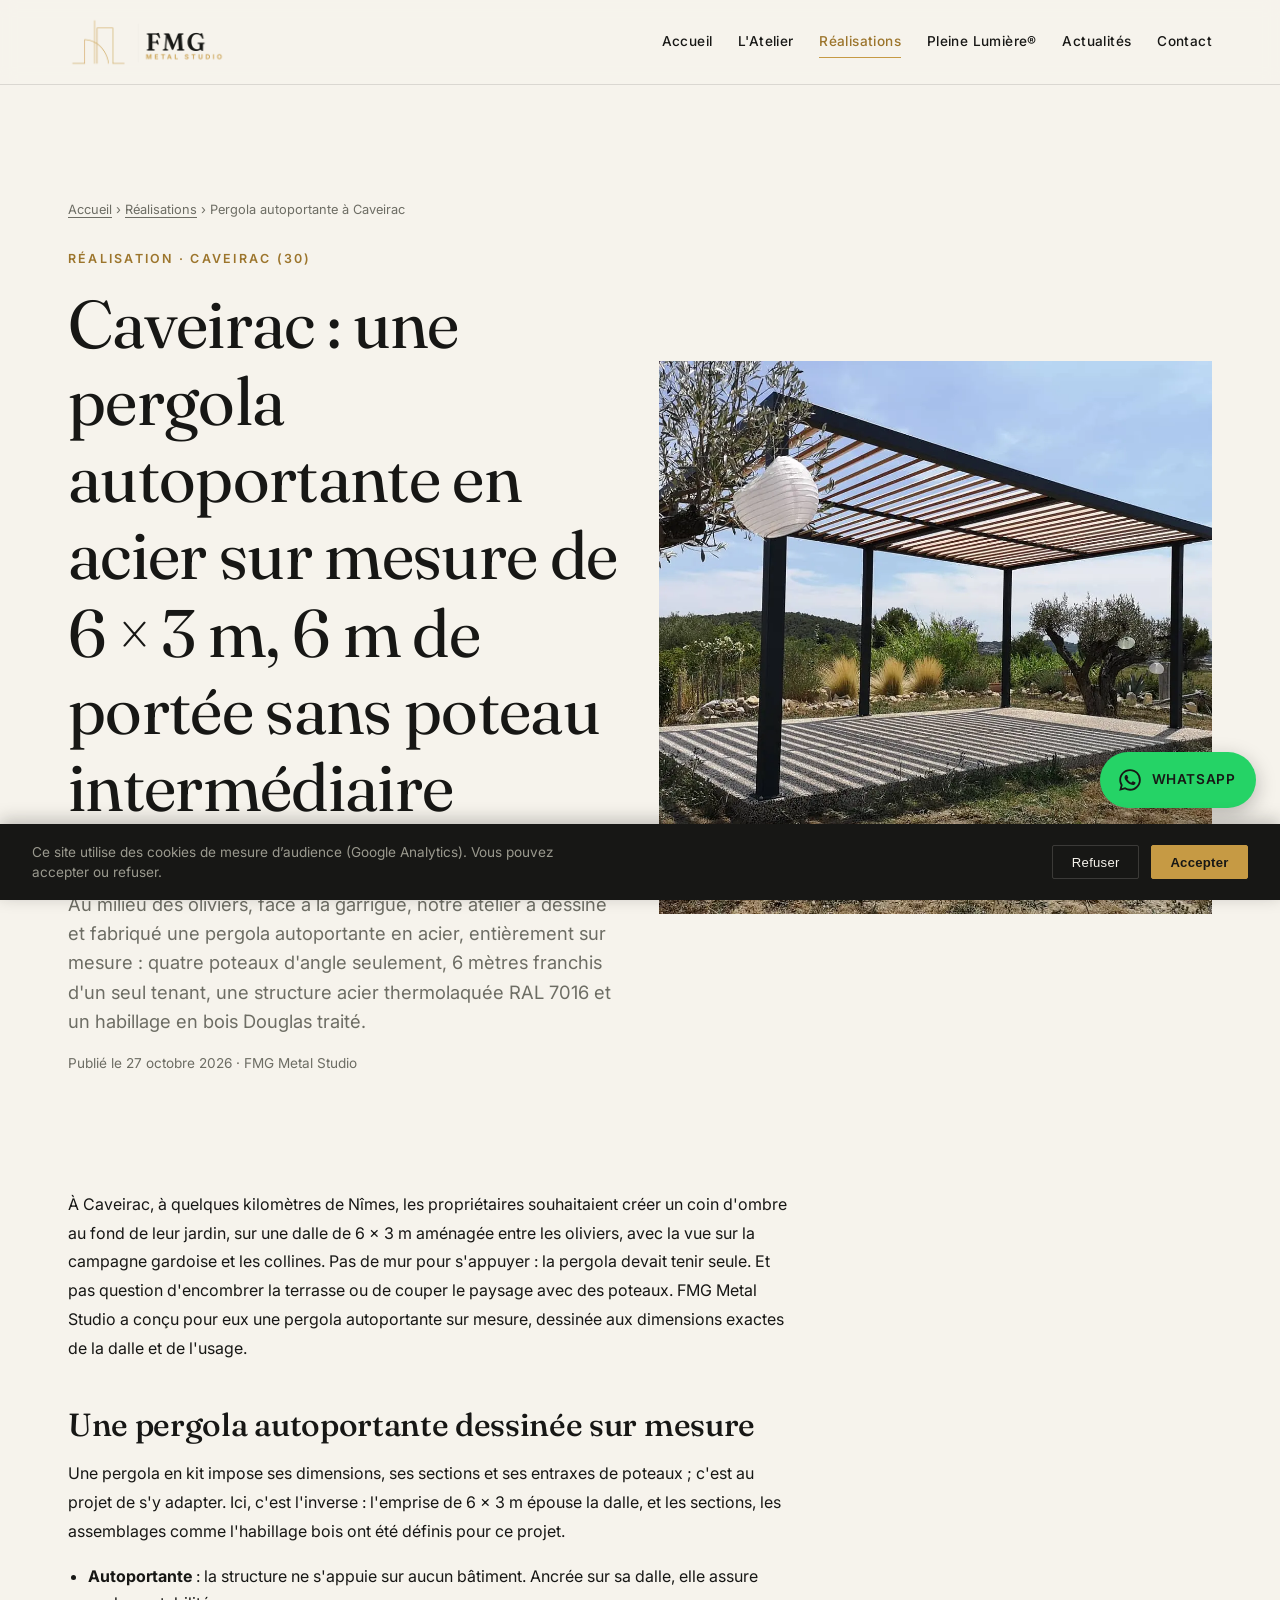
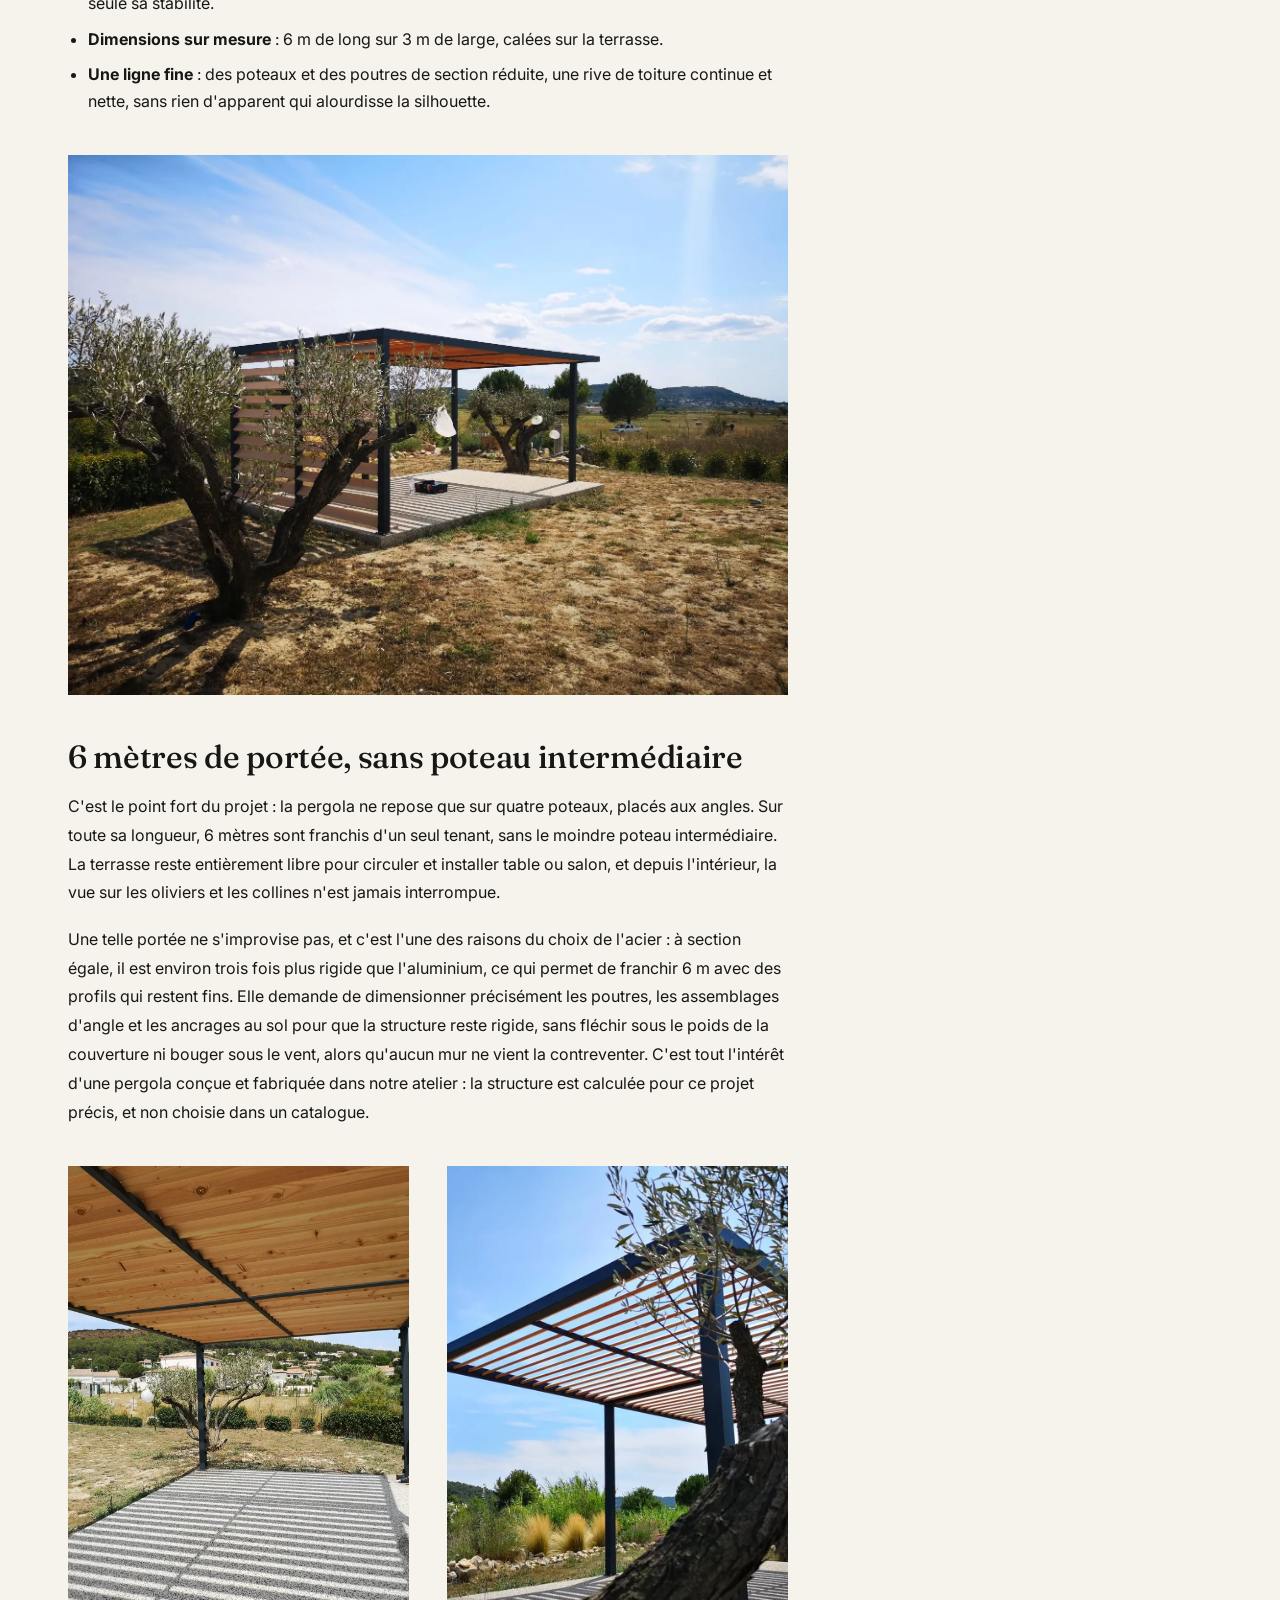
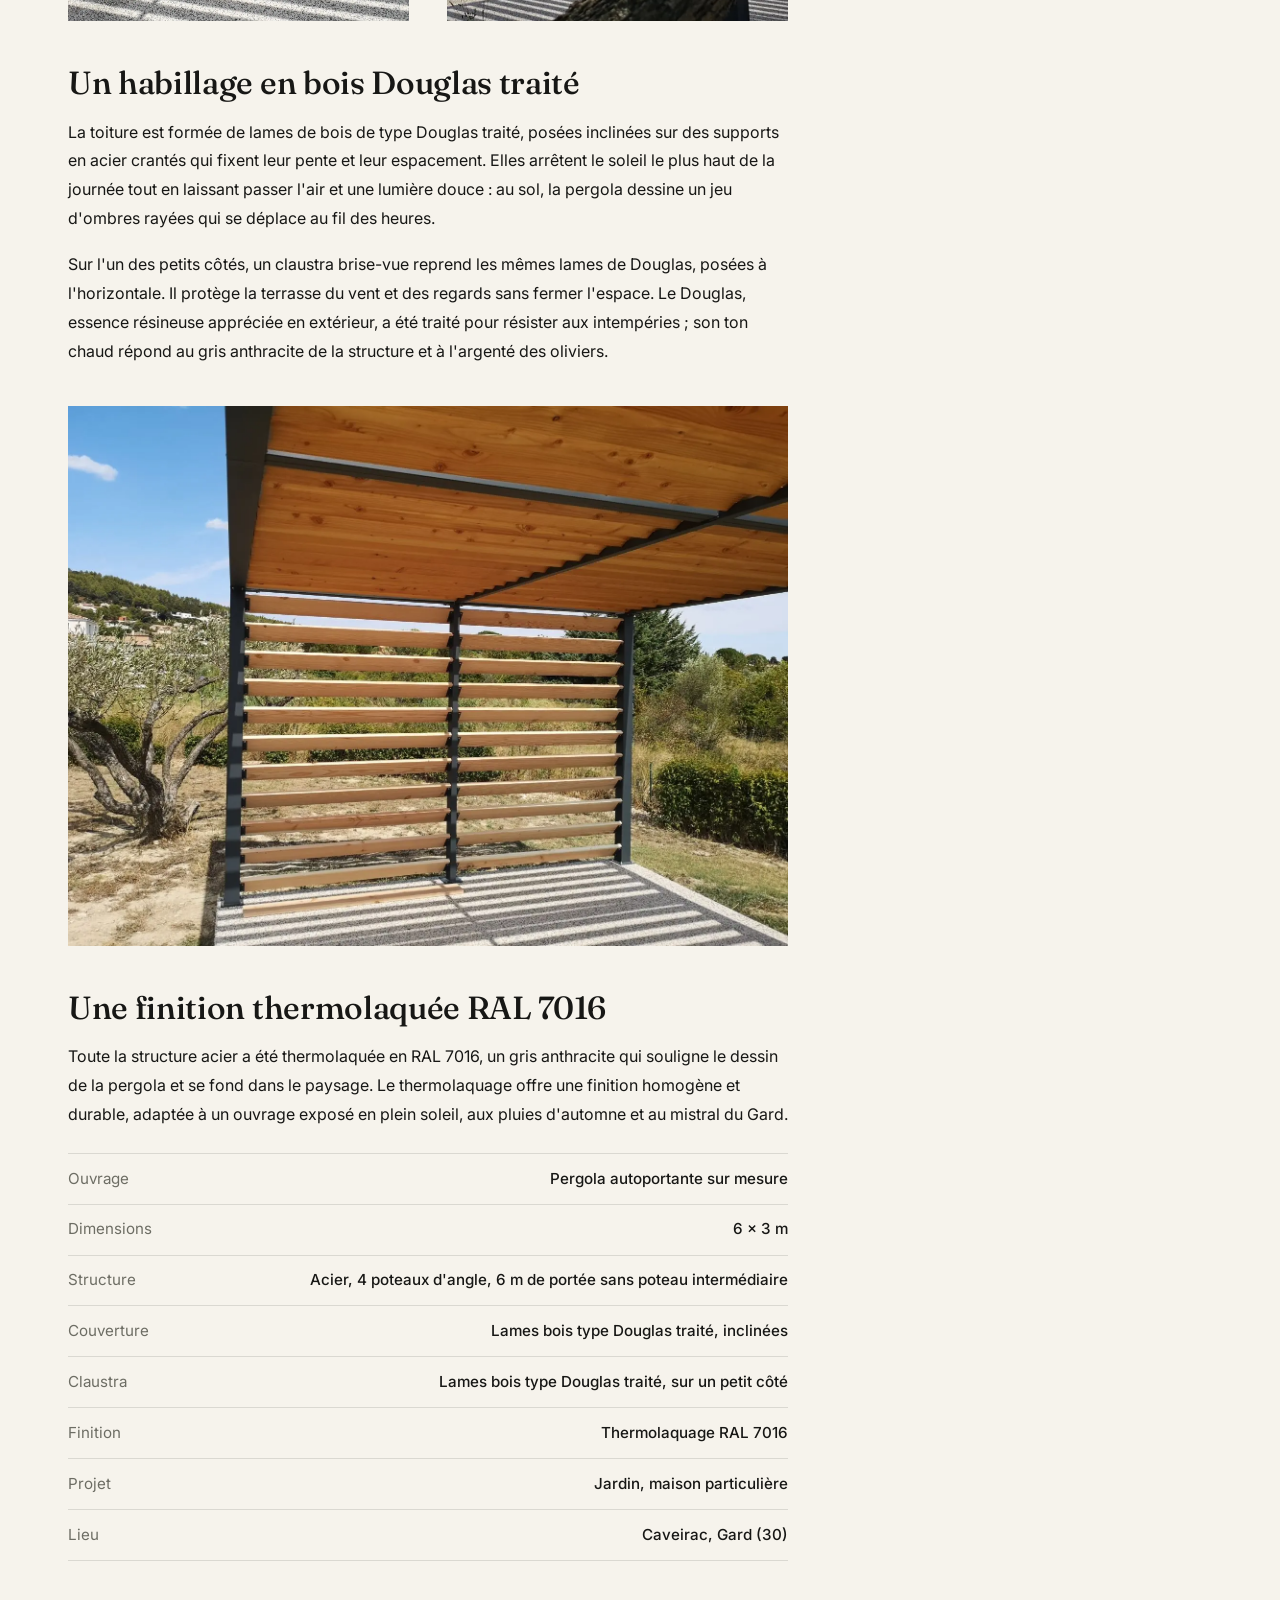
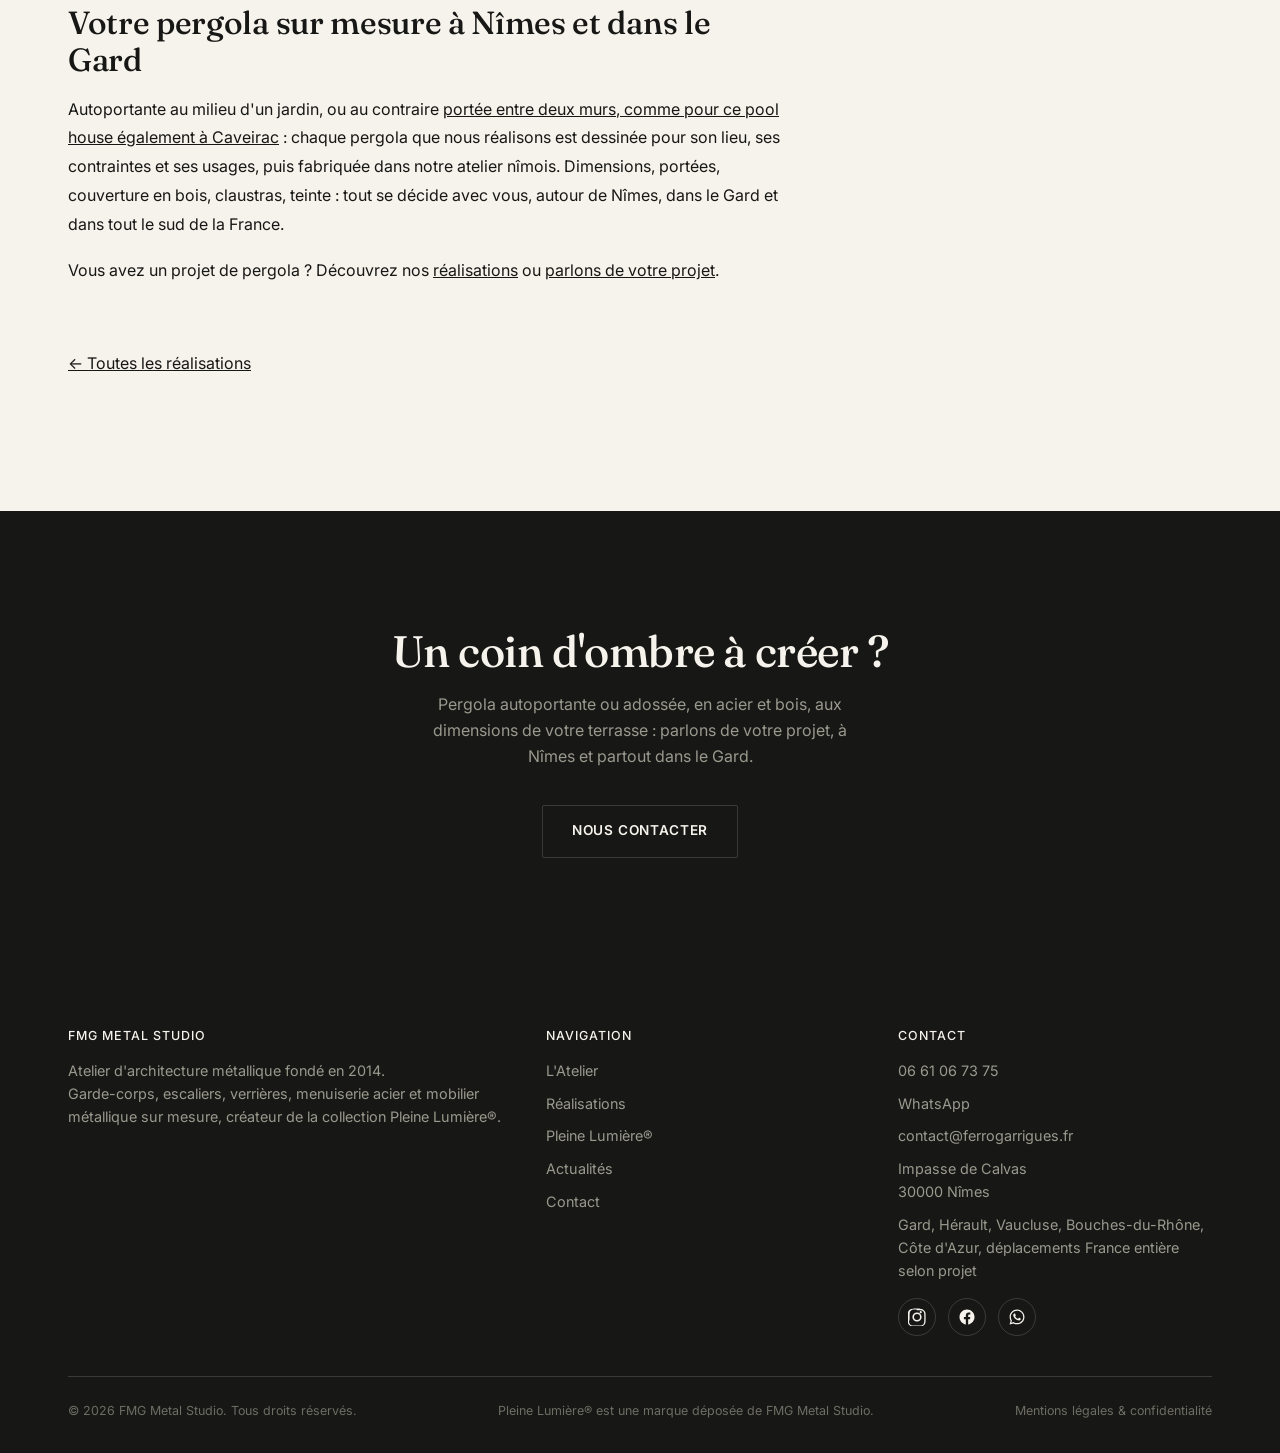
<file: pergola-autoportante-sur-mesure-caveirac.html>
<!doctype html>
<html lang="fr">
<head>
<meta charset="UTF-8">
<meta name="viewport" content="width=device-width, initial-scale=1.0">
<title>Pergola autoportante acier sur mesure 6 × 3 m à Caveirac (Gard), FMG Metal Studio</title>
<meta name="description" content="Pergola autoportante sur mesure de 6 × 3 m à Caveirac (Gard) : 6 m de portée sans poteau intermédiaire, structure acier thermolaquée RAL 7016, lames et claustra en bois Douglas traité.">
<link rel="canonical" href="https://ferrogarrigues.fr/pergola-autoportante-sur-mesure-caveirac.html">
<meta property="og:type" content="article">
<meta property="og:site_name" content="FMG Metal Studio">
<meta property="og:locale" content="fr_FR">
<meta property="og:title" content="Caveirac : une pergola autoportante en acier sur mesure de 6 × 3 m, 6 m de portée sans poteau intermédiaire">
<meta property="og:description" content="Une pergola autoportante dessinée sur mesure au milieu des oliviers : quatre poteaux d'angle seulement, 6 m franchis d'un seul tenant, structure acier thermolaquée RAL 7016 et habillage bois Douglas traité.">
<meta property="og:url" content="https://ferrogarrigues.fr/pergola-autoportante-sur-mesure-caveirac.html">
<meta property="og:image" content="https://ferrogarrigues.fr/assets/social/pergola-autoportante-caveirac-01.jpg">
<meta property="og:image:width" content="1080">
<meta property="og:image:height" content="1080">
<meta property="og:image:alt" content="Pergola autoportante sur mesure de 6 × 3 m, structure acier thermolaquée RAL 7016 et lames bois Douglas, sous une branche d'olivier, Caveirac (Gard)">
<meta property="article:published_time" content="2026-10-27">
<meta property="article:section" content="Réalisations">
<meta name="twitter:card" content="summary_large_image">
<meta name="twitter:title" content="Caveirac : une pergola autoportante sur mesure de 6 × 3 m">
<meta name="twitter:description" content="6 m de portée sans poteau intermédiaire, structure acier thermolaquée RAL 7016, habillage bois Douglas traité : une pergola autoportante sur mesure dans le Gard.">
<meta name="twitter:image" content="https://ferrogarrigues.fr/assets/social/pergola-autoportante-caveirac-01.jpg">
<link rel="icon" type="image/png" sizes="32x32" href="favicon-32.png">
<link rel="apple-touch-icon" sizes="180x180" href="apple-touch-icon.png">
<link rel="stylesheet" href="css/style.css">
<style>
  .article-body { max-width: 72ch; }
  .article-body h2 { font-size: clamp(1.5rem, 3vw, 2rem); margin: 2.75rem 0 1rem; }
  .article-body p { margin-bottom: 1.1rem; line-height: 1.8; }
  .article-body ul { list-style: disc; padding-left: 1.25rem; margin-bottom: 1.1rem; }
  .article-body li { margin-bottom: 0.5rem; line-height: 1.7; }
  .article-meta { font-size: 0.85rem; color: var(--steel); margin-top: 1rem; }
  .breadcrumb { font-size: 0.8rem; color: var(--steel); margin-bottom: 1.5rem; }
  .breadcrumb a { text-decoration: underline; text-underline-offset: 3px; }
  .spec-list { border-top: 1px solid var(--line); margin: 1.5rem 0 2rem; }
  .spec-list div { display: flex; justify-content: space-between; gap: 1rem; padding: 0.8rem 0; border-bottom: 1px solid var(--line); font-size: 0.95rem; }
  .spec-list dt { color: var(--steel); }
  .spec-list dd { text-align: right; font-weight: 500; }
  .article-gallery figure { margin: 0; }
  .article-wide { margin: 2.5rem 0; }
  .article-wide img { width: 100%; height: auto; display: block; }
  .ph-square { aspect-ratio: 1 / 1; }
</style>
<script type="application/ld+json">
{
  "@context": "https://schema.org",
  "@graph": [
    {
      "@type": "BlogPosting",
      "@id": "https://ferrogarrigues.fr/pergola-autoportante-sur-mesure-caveirac.html#article",
      "headline": "Caveirac : une pergola autoportante en acier sur mesure de 6 × 3 m, 6 m de portée sans poteau intermédiaire",
      "description": "Conception et fabrication d'une pergola autoportante sur mesure de 6 × 3 m à Caveirac (Gard) : quatre poteaux d'angle seulement, 6 m de portée sans poteau intermédiaire, structure acier thermolaquée RAL 7016, couverture à lames et claustra brise-vue en bois Douglas traité.",
      "datePublished": "2026-10-27",
      "dateModified": "2026-10-27",
      "inLanguage": "fr-FR",
      "mainEntityOfPage": "https://ferrogarrigues.fr/pergola-autoportante-sur-mesure-caveirac.html",
      "image": [
        "https://ferrogarrigues.fr/assets/img/pergola-autoportante-caveirac-01.webp",
        "https://ferrogarrigues.fr/assets/img/pergola-autoportante-caveirac-02.webp",
        "https://ferrogarrigues.fr/assets/img/pergola-autoportante-caveirac-03.webp",
        "https://ferrogarrigues.fr/assets/img/pergola-autoportante-caveirac-04.webp",
        "https://ferrogarrigues.fr/assets/img/pergola-autoportante-caveirac-05.webp"
      ],
      "keywords": "pergola autoportante, pergola autoportante sur mesure, pergola sur mesure, pergola 6 x 3 m, pergola grande portée, pergola sans poteau intermédiaire, pergola acier, pergola acier et bois, pergola bois Douglas, claustra bois, pergola Caveirac, pergola Gard, pergola Nîmes, thermolaquage RAL 7016, gris anthracite, métallerie Gard",
      "contentLocation": { "@type": "Place", "name": "Caveirac", "address": { "@type": "PostalAddress", "postalCode": "30820", "addressLocality": "Caveirac", "addressRegion": "Gard", "addressCountry": "FR" } },
      "author": { "@type": "Organization", "name": "FMG Metal Studio", "url": "https://ferrogarrigues.fr/" },
      "publisher": {
        "@type": "Organization",
        "name": "FMG Metal Studio",
        "url": "https://ferrogarrigues.fr/",
        "logo": { "@type": "ImageObject", "url": "https://ferrogarrigues.fr/assets/img/logo-fmg-mark.webp" }
      }
    },
    {
      "@type": "BreadcrumbList",
      "itemListElement": [
        { "@type": "ListItem", "position": 1, "name": "Accueil", "item": "https://ferrogarrigues.fr/" },
        { "@type": "ListItem", "position": 2, "name": "Réalisations", "item": "https://ferrogarrigues.fr/realisations.html" },
        { "@type": "ListItem", "position": 3, "name": "Pergola autoportante sur mesure à Caveirac", "item": "https://ferrogarrigues.fr/pergola-autoportante-sur-mesure-caveirac.html" }
      ]
    }
  ]
}
</script>
</head>
<body>

<header class="site-header">
  <div class="wrap">
    <a href="index.html" class="logo"><img src="assets/img/logo-fmg-horizontal.webp" alt="FMG Metal Studio, atelier d&#39;architecture métallique" class="logo-img"></a>
    <nav class="nav-links" id="nav-links">
      <a href="index.html">Accueil</a>
      <a href="atelier.html">L'Atelier</a>
      <a href="realisations.html" aria-current="page">Réalisations</a>
      <a href="pleine-lumiere.html">Pleine Lumière®</a>
      <a href="actualites.html">Actualités</a>
      <a href="contact.html">Contact</a>
    </nav>
    <button class="nav-toggle" aria-label="Ouvrir le menu" aria-expanded="false">☰</button>
  </div>
</header>

<main>

  <article>

    <section style="padding-bottom: 0;">
      <div class="wrap grid-2" style="align-items: center;">
        <div>
          <nav class="breadcrumb" aria-label="Fil d'Ariane"><a href="index.html">Accueil</a> › <a href="realisations.html">Réalisations</a> › Pergola autoportante à Caveirac</nav>
          <span class="eyebrow">Réalisation · Caveirac (30)</span>
          <h1>Caveirac : une pergola autoportante en acier sur mesure de 6&nbsp;×&nbsp;3&nbsp;m, 6&nbsp;m de portée sans poteau intermédiaire</h1>
          <p class="lede mt-lg">Au milieu des oliviers, face à la garrigue, notre atelier a dessiné et fabriqué une pergola autoportante en acier, entièrement sur mesure : quatre poteaux d'angle seulement, 6 mètres franchis d'un seul tenant, une structure acier thermolaquée RAL 7016 et un habillage en bois Douglas traité.</p>
          <p class="article-meta">Publié le <time datetime="2026-10-27">27 octobre 2026</time> · FMG Metal Studio</p>
        </div>
        <div class="ph ph-square"><img src="assets/img/pergola-autoportante-caveirac-01.webp" alt="Pergola autoportante sur mesure de 6 × 3 m, structure acier thermolaquée RAL 7016 et lames bois Douglas, sous une branche d&#39;olivier, Caveirac (Gard)" width="1080" height="1080"></div>
      </div>
    </section>

    <section>
      <div class="wrap">
        <div class="article-body">

          <p>À Caveirac, à quelques kilomètres de Nîmes, les propriétaires souhaitaient créer un coin d'ombre au fond de leur jardin, sur une dalle de 6 × 3 m aménagée entre les oliviers, avec la vue sur la campagne gardoise et les collines. Pas de mur pour s'appuyer : la pergola devait tenir seule. Et pas question d'encombrer la terrasse ou de couper le paysage avec des poteaux. FMG Metal Studio a conçu pour eux une pergola autoportante sur mesure, dessinée aux dimensions exactes de la dalle et de l'usage.</p>

          <h2>Une pergola autoportante dessinée sur mesure</h2>
          <p>Une pergola en kit impose ses dimensions, ses sections et ses entraxes de poteaux ; c'est au projet de s'y adapter. Ici, c'est l'inverse : l'emprise de 6 × 3 m épouse la dalle, et les sections, les assemblages comme l'habillage bois ont été définis pour ce projet.</p>
          <ul>
            <li><strong>Autoportante</strong> : la structure ne s'appuie sur aucun bâtiment. Ancrée sur sa dalle, elle assure seule sa stabilité.</li>
            <li><strong>Dimensions sur mesure</strong> : 6 m de long sur 3 m de large, calées sur la terrasse.</li>
            <li><strong>Une ligne fine</strong> : des poteaux et des poutres de section réduite, une rive de toiture continue et nette, sans rien d'apparent qui alourdisse la silhouette.</li>
          </ul>

          <figure class="article-wide"><img src="assets/img/pergola-autoportante-caveirac-02.webp" alt="Pergola autoportante sur mesure avec claustra en lames de bois Douglas sur le petit côté, au milieu des oliviers, Caveirac (Gard)" loading="lazy" width="1500" height="1125"></figure>

          <h2>6 mètres de portée, sans poteau intermédiaire</h2>
          <p>C'est le point fort du projet : la pergola ne repose que sur quatre poteaux, placés aux angles. Sur toute sa longueur, 6 mètres sont franchis d'un seul tenant, sans le moindre poteau intermédiaire. La terrasse reste entièrement libre pour circuler et installer table ou salon, et depuis l'intérieur, la vue sur les oliviers et les collines n'est jamais interrompue.</p>
          <p>Une telle portée ne s'improvise pas, et c'est l'une des raisons du choix de l'acier : à section égale, il est environ trois fois plus rigide que l'aluminium, ce qui permet de franchir 6 m avec des profils qui restent fins. Elle demande de dimensionner précisément les poutres, les assemblages d'angle et les ancrages au sol pour que la structure reste rigide, sans fléchir sous le poids de la couverture ni bouger sous le vent, alors qu'aucun mur ne vient la contreventer. C'est tout l'intérêt d'une pergola conçue et fabriquée dans notre atelier : la structure est calculée pour ce projet précis, et non choisie dans un catalogue.</p>

          <div class="grid-2 article-gallery" style="margin: 2.5rem 0;">
            <figure class="ph ph-portrait"><img src="assets/img/pergola-autoportante-caveirac-03.webp" alt="Sous-face de la pergola autoportante : lames de bois Douglas traité posées sur les poutres thermolaquées RAL 7016, ombres rayées sur la dalle, Caveirac" loading="lazy" width="1125" height="1500"></figure>
            <figure class="ph ph-portrait"><img src="assets/img/pergola-autoportante-caveirac-04.webp" alt="Pergola autoportante vue en contre-plongée derrière un tronc d&#39;olivier, structure RAL 7016 et lames bois, 6 m de portée sans poteau intermédiaire, Caveirac" loading="lazy" width="1080" height="1080"></figure>
          </div>

          <h2>Un habillage en bois Douglas traité</h2>
          <p>La toiture est formée de lames de bois de type Douglas traité, posées inclinées sur des supports en acier crantés qui fixent leur pente et leur espacement. Elles arrêtent le soleil le plus haut de la journée tout en laissant passer l'air et une lumière douce : au sol, la pergola dessine un jeu d'ombres rayées qui se déplace au fil des heures.</p>
          <p>Sur l'un des petits côtés, un claustra brise-vue reprend les mêmes lames de Douglas, posées à l'horizontale. Il protège la terrasse du vent et des regards sans fermer l'espace. Le Douglas, essence résineuse appréciée en extérieur, a été traité pour résister aux intempéries ; son ton chaud répond au gris anthracite de la structure et à l'argenté des oliviers.</p>

          <figure class="article-wide"><img src="assets/img/pergola-autoportante-caveirac-05.webp" alt="Claustra brise-vue en lames de bois Douglas traité, montants et supports crantés thermolaqués RAL 7016, pergola autoportante sur mesure, Caveirac (Gard)" loading="lazy" width="1500" height="1125"></figure>

          <h2>Une finition thermolaquée RAL 7016</h2>
          <p>Toute la structure acier a été thermolaquée en RAL 7016, un gris anthracite qui souligne le dessin de la pergola et se fond dans le paysage. Le thermolaquage offre une finition homogène et durable, adaptée à un ouvrage exposé en plein soleil, aux pluies d'automne et au mistral du Gard.</p>

          <dl class="spec-list">
            <div><dt>Ouvrage</dt><dd>Pergola autoportante sur mesure</dd></div>
            <div><dt>Dimensions</dt><dd>6 × 3 m</dd></div>
            <div><dt>Structure</dt><dd>Acier, 4 poteaux d'angle, 6 m de portée sans poteau intermédiaire</dd></div>
            <div><dt>Couverture</dt><dd>Lames bois type Douglas traité, inclinées</dd></div>
            <div><dt>Claustra</dt><dd>Lames bois type Douglas traité, sur un petit côté</dd></div>
            <div><dt>Finition</dt><dd>Thermolaquage RAL 7016</dd></div>
            <div><dt>Projet</dt><dd>Jardin, maison particulière</dd></div>
            <div><dt>Lieu</dt><dd>Caveirac, Gard (30)</dd></div>
          </dl>

          <h2>Votre pergola sur mesure à Nîmes et dans le Gard</h2>
          <p>Autoportante au milieu d'un jardin, ou au contraire <a href="pergola-claustra-pool-house-caveirac.html" style="text-decoration: underline;">portée entre deux murs, comme pour ce pool house également à Caveirac</a> : chaque pergola que nous réalisons est dessinée pour son lieu, ses contraintes et ses usages, puis fabriquée dans notre atelier nîmois. Dimensions, portées, couverture en bois, claustras, teinte : tout se décide avec vous, autour de Nîmes, dans le Gard et dans tout le sud de la France.</p>
          <p>Vous avez un projet de pergola ? Découvrez nos <a href="realisations.html" style="text-decoration: underline;">réalisations</a> ou <a href="contact.html" style="text-decoration: underline;">parlons de votre projet</a>.</p>

          <p class="mt-lg"><a href="realisations.html" style="text-decoration: underline;">← Toutes les réalisations</a></p>

        </div>
      </div>
    </section>

  </article>

  <section class="cta-band">
    <div class="wrap">
      <h2>Un coin d'ombre à créer ?</h2>
      <p>Pergola autoportante ou adossée, en acier et bois, aux dimensions de votre terrasse : parlons de votre projet, à Nîmes et partout dans le Gard.</p>
      <a href="contact.html" class="btn btn-light">Nous contacter</a>
    </div>
  </section>

</main>

<footer class="site-footer" id="site-footer"></footer>

<script src="js/main.js"></script>
<script src="js/footer.js"></script>
<script src="js/consent.js"></script>
</body>
</html>
</file>
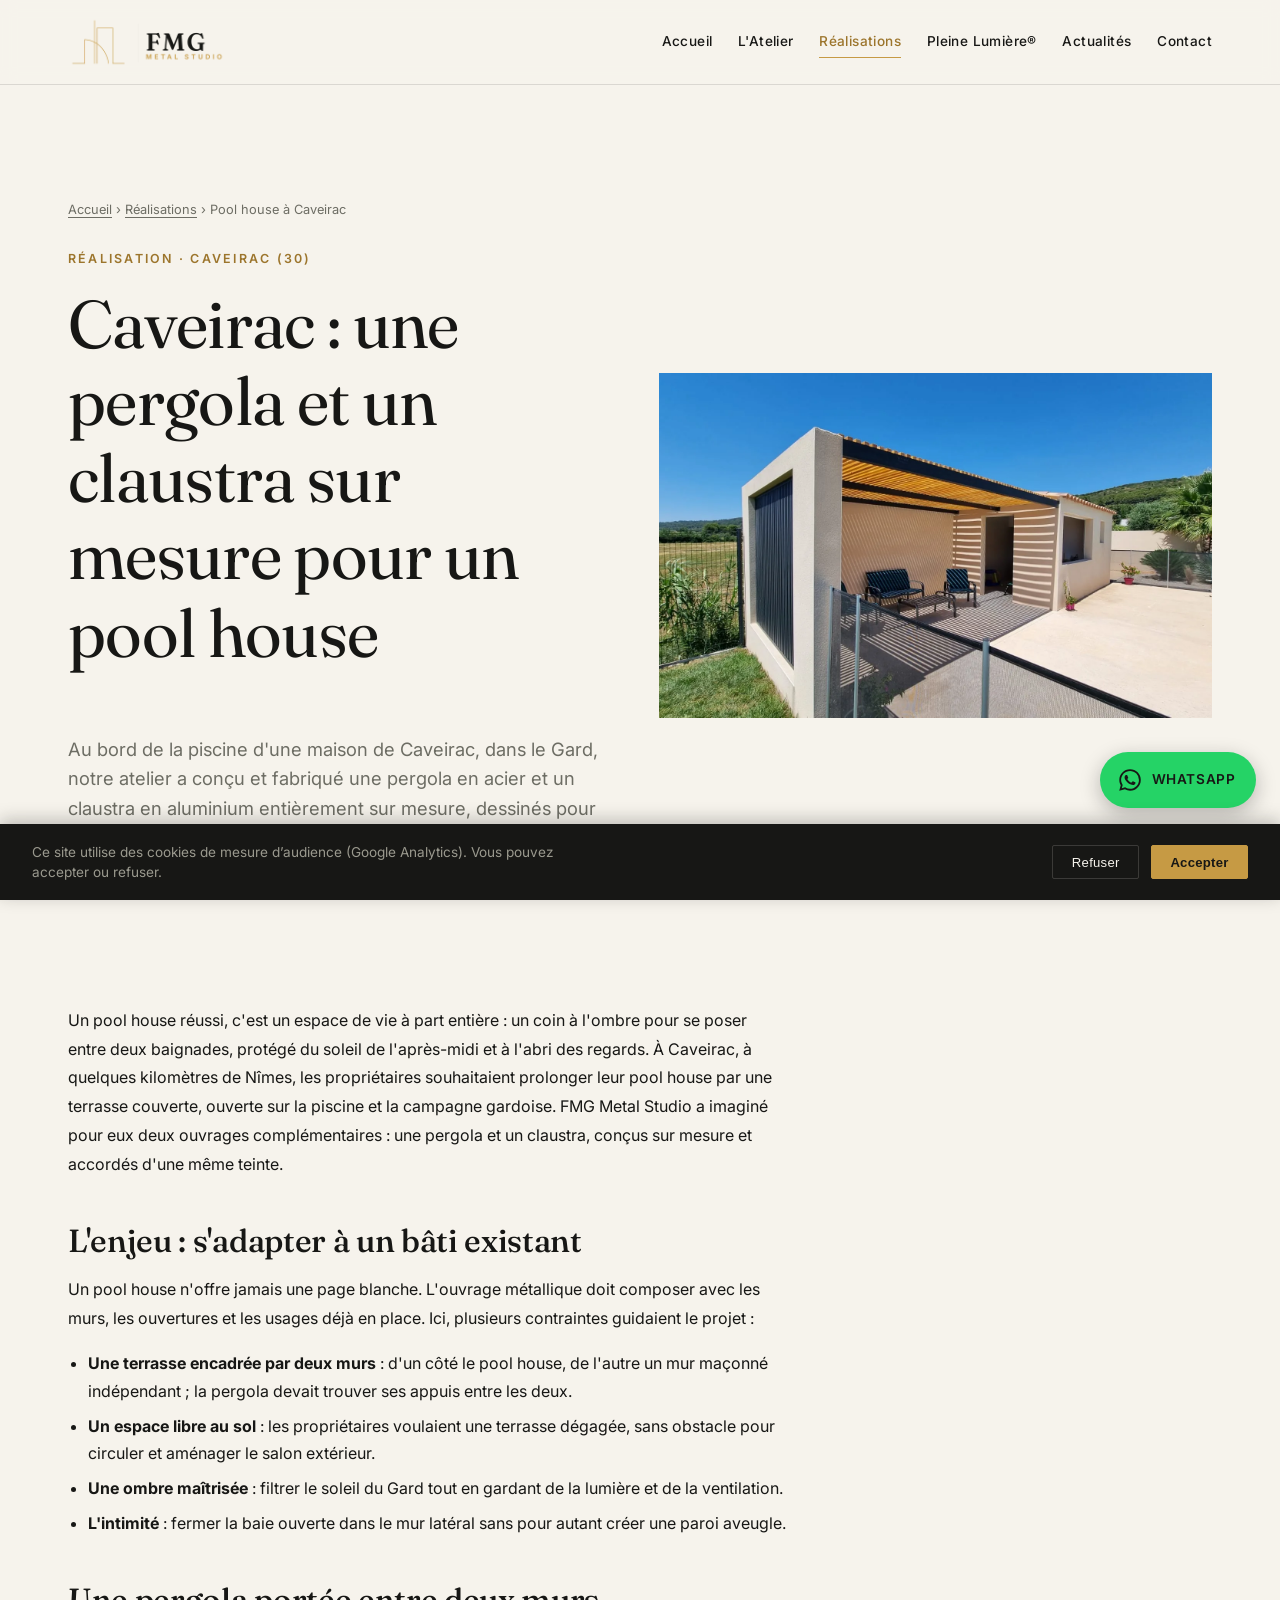
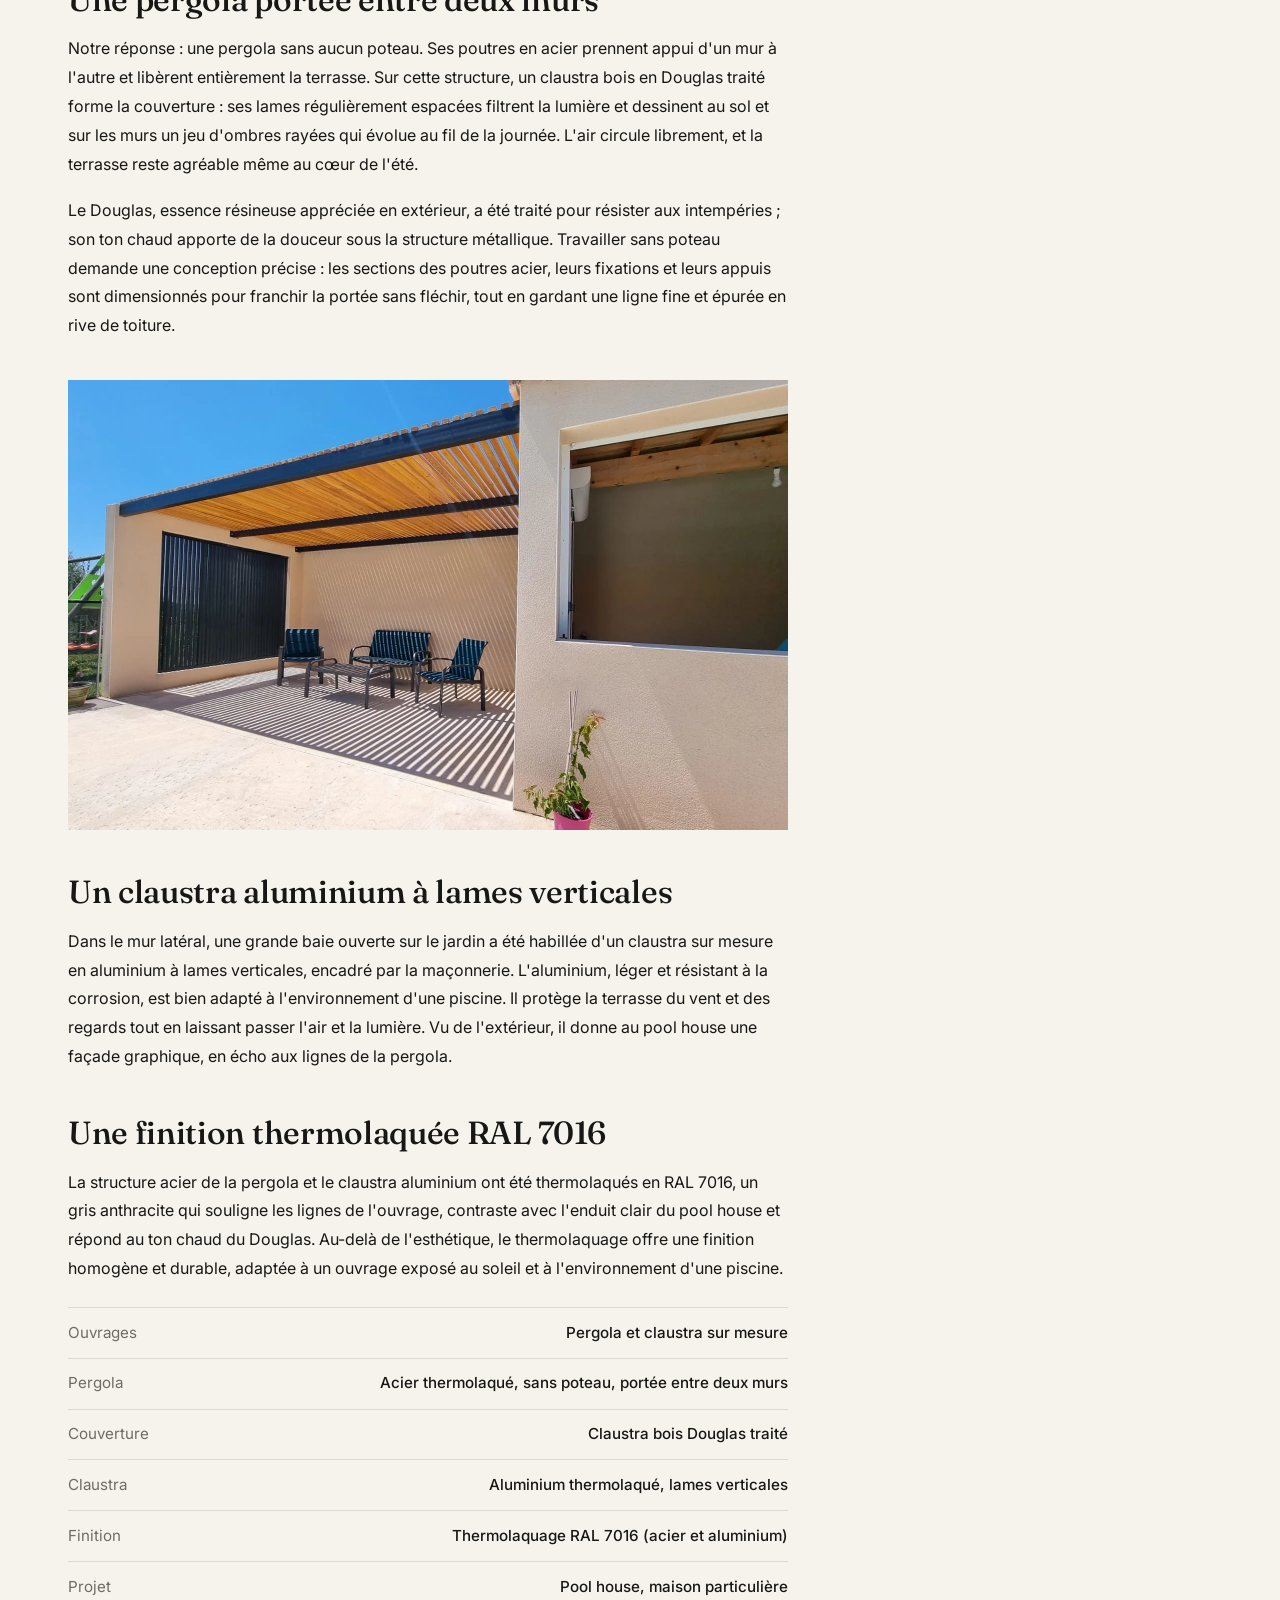
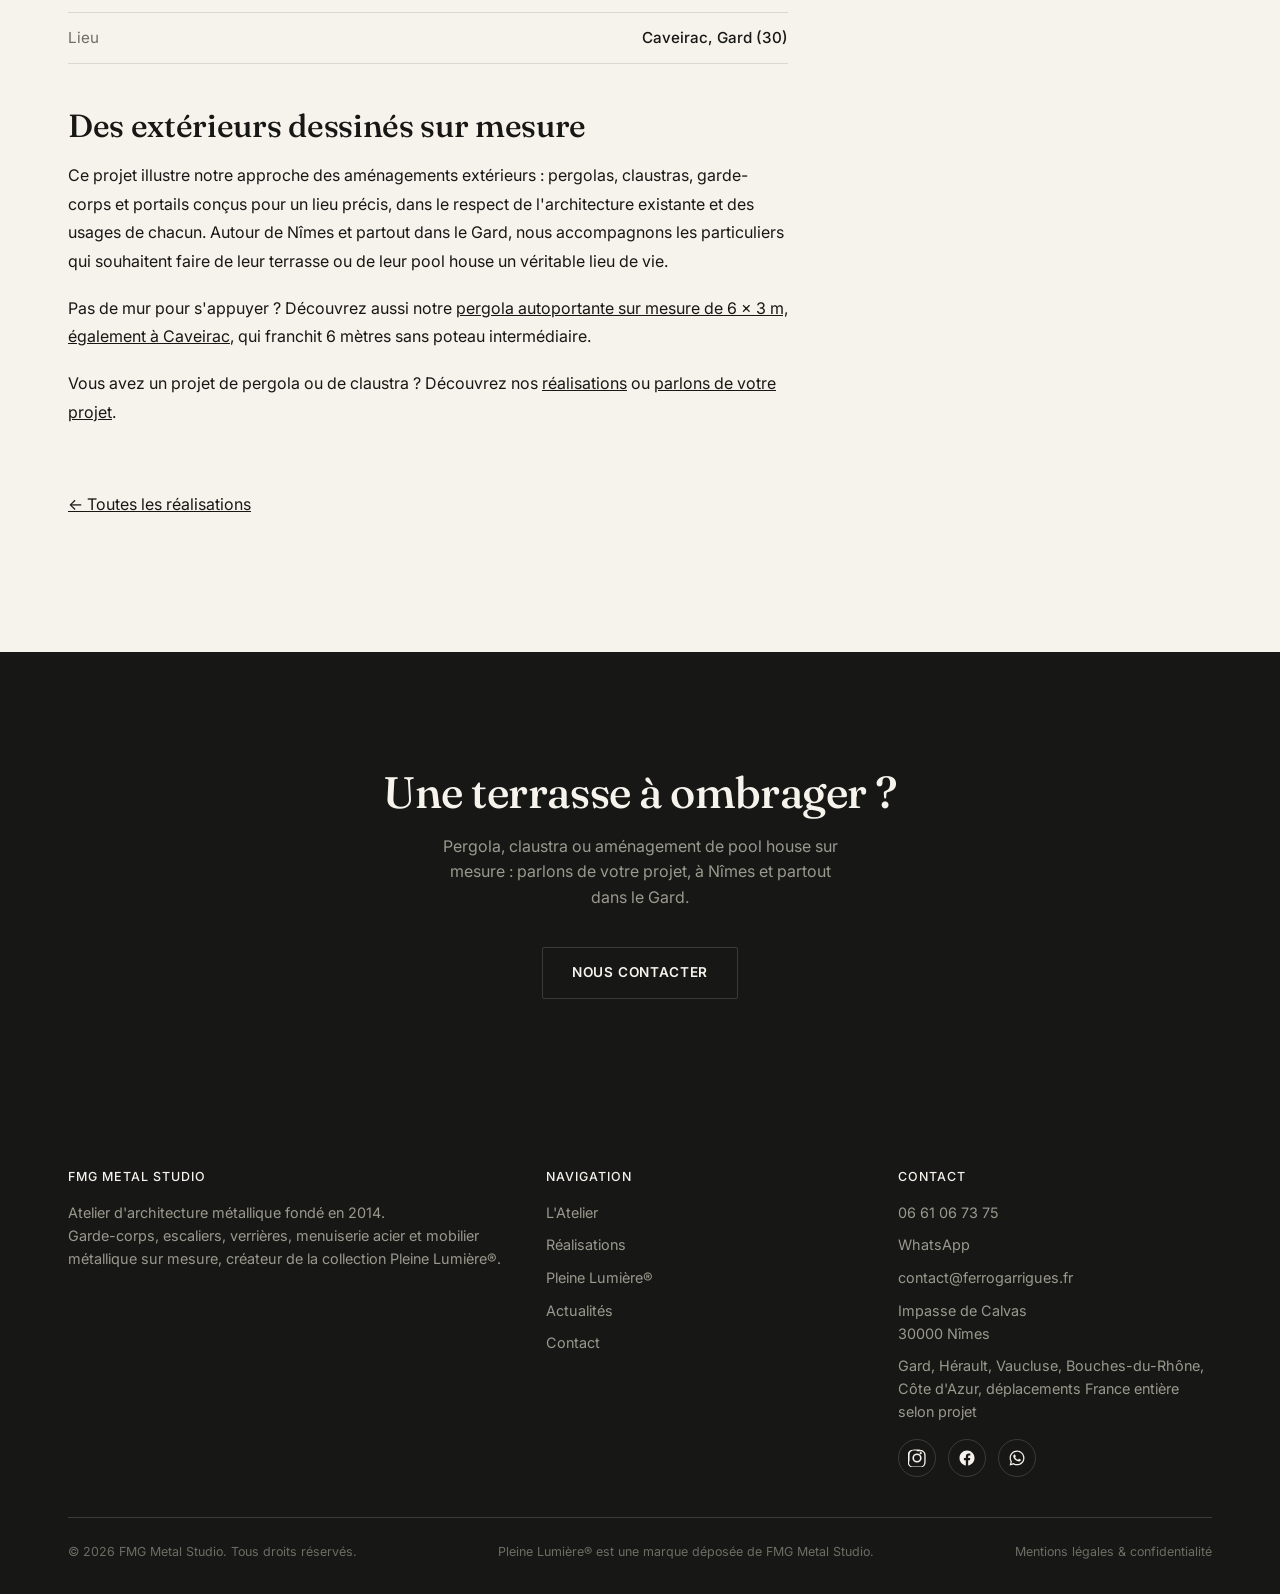
<file: pergola-claustra-pool-house-caveirac.html>
<!doctype html>
<html lang="fr">
<head>
<meta charset="UTF-8">
<meta name="viewport" content="width=device-width, initial-scale=1.0">
<title>Pergola et claustra sur mesure pour un pool house à Caveirac (Gard), FMG Metal Studio</title>
<meta name="description" content="À Caveirac, dans le Gard, FMG Metal Studio a conçu une pergola en acier et un claustra en aluminium sur mesure pour un pool house : couverture en claustra bois Douglas traité, thermolaquage RAL 7016.">
<link rel="canonical" href="https://ferrogarrigues.fr/pergola-claustra-pool-house-caveirac.html">
<meta property="og:type" content="article">
<meta property="og:site_name" content="FMG Metal Studio">
<meta property="og:locale" content="fr_FR">
<meta property="og:title" content="Caveirac : une pergola et un claustra sur mesure pour un pool house">
<meta property="og:description" content="Une pergola en acier portée entre deux murs, sans poteau, couverte d'un claustra bois Douglas, et un claustra aluminium à lames verticales, thermolaqués RAL 7016 : les coulisses d'un aménagement de pool house à Caveirac, dans le Gard.">
<meta property="og:url" content="https://ferrogarrigues.fr/pergola-claustra-pool-house-caveirac.html">
<meta property="og:image" content="https://ferrogarrigues.fr/assets/img/pergola-claustra-pool-house-caveirac-01.webp">
<meta property="og:image:width" content="1600">
<meta property="og:image:height" content="900">
<meta property="og:image:alt" content="Pergola acier et claustra aluminium thermolaqués RAL 7016, claustra bois Douglas en couverture, pool house au bord de la piscine, Caveirac (Gard)">
<meta property="article:published_time" content="2026-09-30">
<meta property="article:section" content="Réalisations">
<meta name="twitter:card" content="summary_large_image">
<meta name="twitter:title" content="Caveirac : une pergola et un claustra sur mesure pour un pool house">
<meta name="twitter:description" content="Pergola acier sans poteau, claustra bois Douglas et claustra aluminium, thermolaqués RAL 7016, pour un pool house à Caveirac (Gard).">
<meta name="twitter:image" content="https://ferrogarrigues.fr/assets/img/pergola-claustra-pool-house-caveirac-01.webp">
<link rel="icon" type="image/png" sizes="32x32" href="favicon-32.png">
<link rel="apple-touch-icon" sizes="180x180" href="apple-touch-icon.png">
<link rel="stylesheet" href="css/style.css">
<style>
  .article-body { max-width: 72ch; }
  .article-body h2 { font-size: clamp(1.5rem, 3vw, 2rem); margin: 2.75rem 0 1rem; }
  .article-body p { margin-bottom: 1.1rem; line-height: 1.8; }
  .article-body ul { list-style: disc; padding-left: 1.25rem; margin-bottom: 1.1rem; }
  .article-body li { margin-bottom: 0.5rem; line-height: 1.7; }
  .article-meta { font-size: 0.85rem; color: var(--steel); margin-top: 1rem; }
  .breadcrumb { font-size: 0.8rem; color: var(--steel); margin-bottom: 1.5rem; }
  .breadcrumb a { text-decoration: underline; text-underline-offset: 3px; }
  .spec-list { border-top: 1px solid var(--line); margin: 1.5rem 0 2rem; }
  .spec-list div { display: flex; justify-content: space-between; gap: 1rem; padding: 0.8rem 0; border-bottom: 1px solid var(--line); font-size: 0.95rem; }
  .spec-list dt { color: var(--steel); }
  .spec-list dd { text-align: right; font-weight: 500; }
  .article-gallery figure { margin: 0; }
  .article-gallery figcaption { font-size: 0.8rem; color: var(--steel); padding-top: 0.6rem; }
</style>
<script type="application/ld+json">
{
  "@context": "https://schema.org",
  "@graph": [
    {
      "@type": "BlogPosting",
      "@id": "https://ferrogarrigues.fr/pergola-claustra-pool-house-caveirac.html#article",
      "headline": "Caveirac : une pergola et un claustra sur mesure pour un pool house",
      "description": "Conception et fabrication d'une pergola en acier et d'un claustra en aluminium sur mesure pour un pool house à Caveirac (Gard) : couverture en claustra bois Douglas traité, ouvrages adaptés aux contraintes du bâti existant, finition thermolaquage RAL 7016.",
      "datePublished": "2026-09-30",
      "dateModified": "2026-09-30",
      "inLanguage": "fr-FR",
      "mainEntityOfPage": "https://ferrogarrigues.fr/pergola-claustra-pool-house-caveirac.html",
      "image": [
        "https://ferrogarrigues.fr/assets/img/pergola-claustra-pool-house-caveirac-01.webp",
        "https://ferrogarrigues.fr/assets/img/pergola-claustra-pool-house-caveirac-02.webp"
      ],
      "keywords": "pergola sur mesure, claustra sur mesure, pool house, pergola Gard, pergola Caveirac, pergola Nîmes, pergola acier, claustra aluminium, claustra bois Douglas, pergola sans poteau, thermolaquage RAL 7016, gris anthracite, métallerie Gard",
      "contentLocation": { "@type": "Place", "name": "Caveirac", "address": { "@type": "PostalAddress", "postalCode": "30820", "addressLocality": "Caveirac", "addressRegion": "Gard", "addressCountry": "FR" } },
      "author": { "@type": "Organization", "name": "FMG Metal Studio", "url": "https://ferrogarrigues.fr/" },
      "publisher": {
        "@type": "Organization",
        "name": "FMG Metal Studio",
        "url": "https://ferrogarrigues.fr/",
        "logo": { "@type": "ImageObject", "url": "https://ferrogarrigues.fr/assets/img/logo-fmg-mark.webp" }
      }
    },
    {
      "@type": "BreadcrumbList",
      "itemListElement": [
        { "@type": "ListItem", "position": 1, "name": "Accueil", "item": "https://ferrogarrigues.fr/" },
        { "@type": "ListItem", "position": 2, "name": "Réalisations", "item": "https://ferrogarrigues.fr/realisations.html" },
        { "@type": "ListItem", "position": 3, "name": "Pergola et claustra, pool house à Caveirac", "item": "https://ferrogarrigues.fr/pergola-claustra-pool-house-caveirac.html" }
      ]
    }
  ]
}
</script>
</head>
<body>

<header class="site-header">
  <div class="wrap">
    <a href="index.html" class="logo"><img src="assets/img/logo-fmg-horizontal.webp" alt="FMG Metal Studio, atelier d&#39;architecture métallique" class="logo-img"></a>
    <nav class="nav-links" id="nav-links">
      <a href="index.html">Accueil</a>
      <a href="atelier.html">L'Atelier</a>
      <a href="realisations.html" aria-current="page">Réalisations</a>
      <a href="pleine-lumiere.html">Pleine Lumière®</a>
      <a href="actualites.html">Actualités</a>
      <a href="contact.html">Contact</a>
    </nav>
    <button class="nav-toggle" aria-label="Ouvrir le menu" aria-expanded="false">☰</button>
  </div>
</header>

<main>

  <article>

    <section style="padding-bottom: 0;">
      <div class="wrap grid-2" style="align-items: center;">
        <div>
          <nav class="breadcrumb" aria-label="Fil d'Ariane"><a href="index.html">Accueil</a> › <a href="realisations.html">Réalisations</a> › Pool house à Caveirac</nav>
          <span class="eyebrow">Réalisation · Caveirac (30)</span>
          <h1>Caveirac : une pergola et un claustra sur mesure pour un pool house</h1>
          <p class="lede mt-lg">Au bord de la piscine d'une maison de Caveirac, dans le Gard, notre atelier a conçu et fabriqué une pergola en acier et un claustra en aluminium entièrement sur mesure, dessinés pour s'adapter aux contraintes de ce pool house.</p>
          <p class="article-meta">Publié le <time datetime="2026-09-30">30 septembre 2026</time> · FMG Metal Studio</p>
        </div>
        <div class="ph ph-wide"><img src="assets/img/pergola-claustra-pool-house-caveirac-01.webp" alt="Pergola acier et claustra aluminium thermolaqués RAL 7016, claustra bois Douglas en couverture, pool house au bord de la piscine, Caveirac (Gard)" width="1600" height="900"></div>
      </div>
    </section>

    <section>
      <div class="wrap">
        <div class="article-body">

          <p>Un pool house réussi, c'est un espace de vie à part entière : un coin à l'ombre pour se poser entre deux baignades, protégé du soleil de l'après-midi et à l'abri des regards. À Caveirac, à quelques kilomètres de Nîmes, les propriétaires souhaitaient prolonger leur pool house par une terrasse couverte, ouverte sur la piscine et la campagne gardoise. FMG Metal Studio a imaginé pour eux deux ouvrages complémentaires : une pergola et un claustra, conçus sur mesure et accordés d'une même teinte.</p>

          <h2>L'enjeu : s'adapter à un bâti existant</h2>
          <p>Un pool house n'offre jamais une page blanche. L'ouvrage métallique doit composer avec les murs, les ouvertures et les usages déjà en place. Ici, plusieurs contraintes guidaient le projet :</p>
          <ul>
            <li><strong>Une terrasse encadrée par deux murs</strong> : d'un côté le pool house, de l'autre un mur maçonné indépendant ; la pergola devait trouver ses appuis entre les deux.</li>
            <li><strong>Un espace libre au sol</strong> : les propriétaires voulaient une terrasse dégagée, sans obstacle pour circuler et aménager le salon extérieur.</li>
            <li><strong>Une ombre maîtrisée</strong> : filtrer le soleil du Gard tout en gardant de la lumière et de la ventilation.</li>
            <li><strong>L'intimité</strong> : fermer la baie ouverte dans le mur latéral sans pour autant créer une paroi aveugle.</li>
          </ul>

          <h2>Une pergola portée entre deux murs</h2>
          <p>Notre réponse : une pergola sans aucun poteau. Ses poutres en acier prennent appui d'un mur à l'autre et libèrent entièrement la terrasse. Sur cette structure, un claustra bois en Douglas traité forme la couverture : ses lames régulièrement espacées filtrent la lumière et dessinent au sol et sur les murs un jeu d'ombres rayées qui évolue au fil de la journée. L'air circule librement, et la terrasse reste agréable même au cœur de l'été.</p>
          <p>Le Douglas, essence résineuse appréciée en extérieur, a été traité pour résister aux intempéries ; son ton chaud apporte de la douceur sous la structure métallique. Travailler sans poteau demande une conception précise : les sections des poutres acier, leurs fixations et leurs appuis sont dimensionnés pour franchir la portée sans fléchir, tout en gardant une ligne fine et épurée en rive de toiture.</p>

          <div class="article-gallery" style="margin: 2.5rem 0;">
            <figure class="ph ph-wide"><img src="assets/img/pergola-claustra-pool-house-caveirac-02.webp" alt="Terrasse couverte du pool house sous la pergola sur mesure, ombres du claustra bois Douglas sur le sol et les murs, Caveirac (Gard)" loading="lazy" width="1600" height="900"></figure>
          </div>

          <h2>Un claustra aluminium à lames verticales</h2>
          <p>Dans le mur latéral, une grande baie ouverte sur le jardin a été habillée d'un claustra sur mesure en aluminium à lames verticales, encadré par la maçonnerie. L'aluminium, léger et résistant à la corrosion, est bien adapté à l'environnement d'une piscine. Il protège la terrasse du vent et des regards tout en laissant passer l'air et la lumière. Vu de l'extérieur, il donne au pool house une façade graphique, en écho aux lignes de la pergola.</p>

          <h2>Une finition thermolaquée RAL 7016</h2>
          <p>La structure acier de la pergola et le claustra aluminium ont été thermolaqués en RAL 7016, un gris anthracite qui souligne les lignes de l'ouvrage, contraste avec l'enduit clair du pool house et répond au ton chaud du Douglas. Au-delà de l'esthétique, le thermolaquage offre une finition homogène et durable, adaptée à un ouvrage exposé au soleil et à l'environnement d'une piscine.</p>

          <dl class="spec-list">
            <div><dt>Ouvrages</dt><dd>Pergola et claustra sur mesure</dd></div>
            <div><dt>Pergola</dt><dd>Acier thermolaqué, sans poteau, portée entre deux murs</dd></div>
            <div><dt>Couverture</dt><dd>Claustra bois Douglas traité</dd></div>
            <div><dt>Claustra</dt><dd>Aluminium thermolaqué, lames verticales</dd></div>
            <div><dt>Finition</dt><dd>Thermolaquage RAL 7016 (acier et aluminium)</dd></div>
            <div><dt>Projet</dt><dd>Pool house, maison particulière</dd></div>
            <div><dt>Lieu</dt><dd>Caveirac, Gard (30)</dd></div>
          </dl>

          <h2>Des extérieurs dessinés sur mesure</h2>
          <p>Ce projet illustre notre approche des aménagements extérieurs : pergolas, claustras, garde-corps et portails conçus pour un lieu précis, dans le respect de l'architecture existante et des usages de chacun. Autour de Nîmes et partout dans le Gard, nous accompagnons les particuliers qui souhaitent faire de leur terrasse ou de leur pool house un véritable lieu de vie.</p>
          <p>Pas de mur pour s'appuyer ? Découvrez aussi notre <a href="pergola-autoportante-sur-mesure-caveirac.html" style="text-decoration: underline;">pergola autoportante sur mesure de 6 × 3 m, également à Caveirac</a>, qui franchit 6 mètres sans poteau intermédiaire.</p>
          <p>Vous avez un projet de pergola ou de claustra ? Découvrez nos <a href="realisations.html" style="text-decoration: underline;">réalisations</a> ou <a href="contact.html" style="text-decoration: underline;">parlons de votre projet</a>.</p>

          <p class="mt-lg"><a href="realisations.html" style="text-decoration: underline;">← Toutes les réalisations</a></p>

        </div>
      </div>
    </section>

  </article>

  <section class="cta-band">
    <div class="wrap">
      <h2>Une terrasse à ombrager ?</h2>
      <p>Pergola, claustra ou aménagement de pool house sur mesure : parlons de votre projet, à Nîmes et partout dans le Gard.</p>
      <a href="contact.html" class="btn btn-light">Nous contacter</a>
    </div>
  </section>

</main>

<footer class="site-footer" id="site-footer"></footer>

<script src="js/main.js"></script>
<script src="js/footer.js"></script>
<script src="js/consent.js"></script>
</body>
</html>
</file>
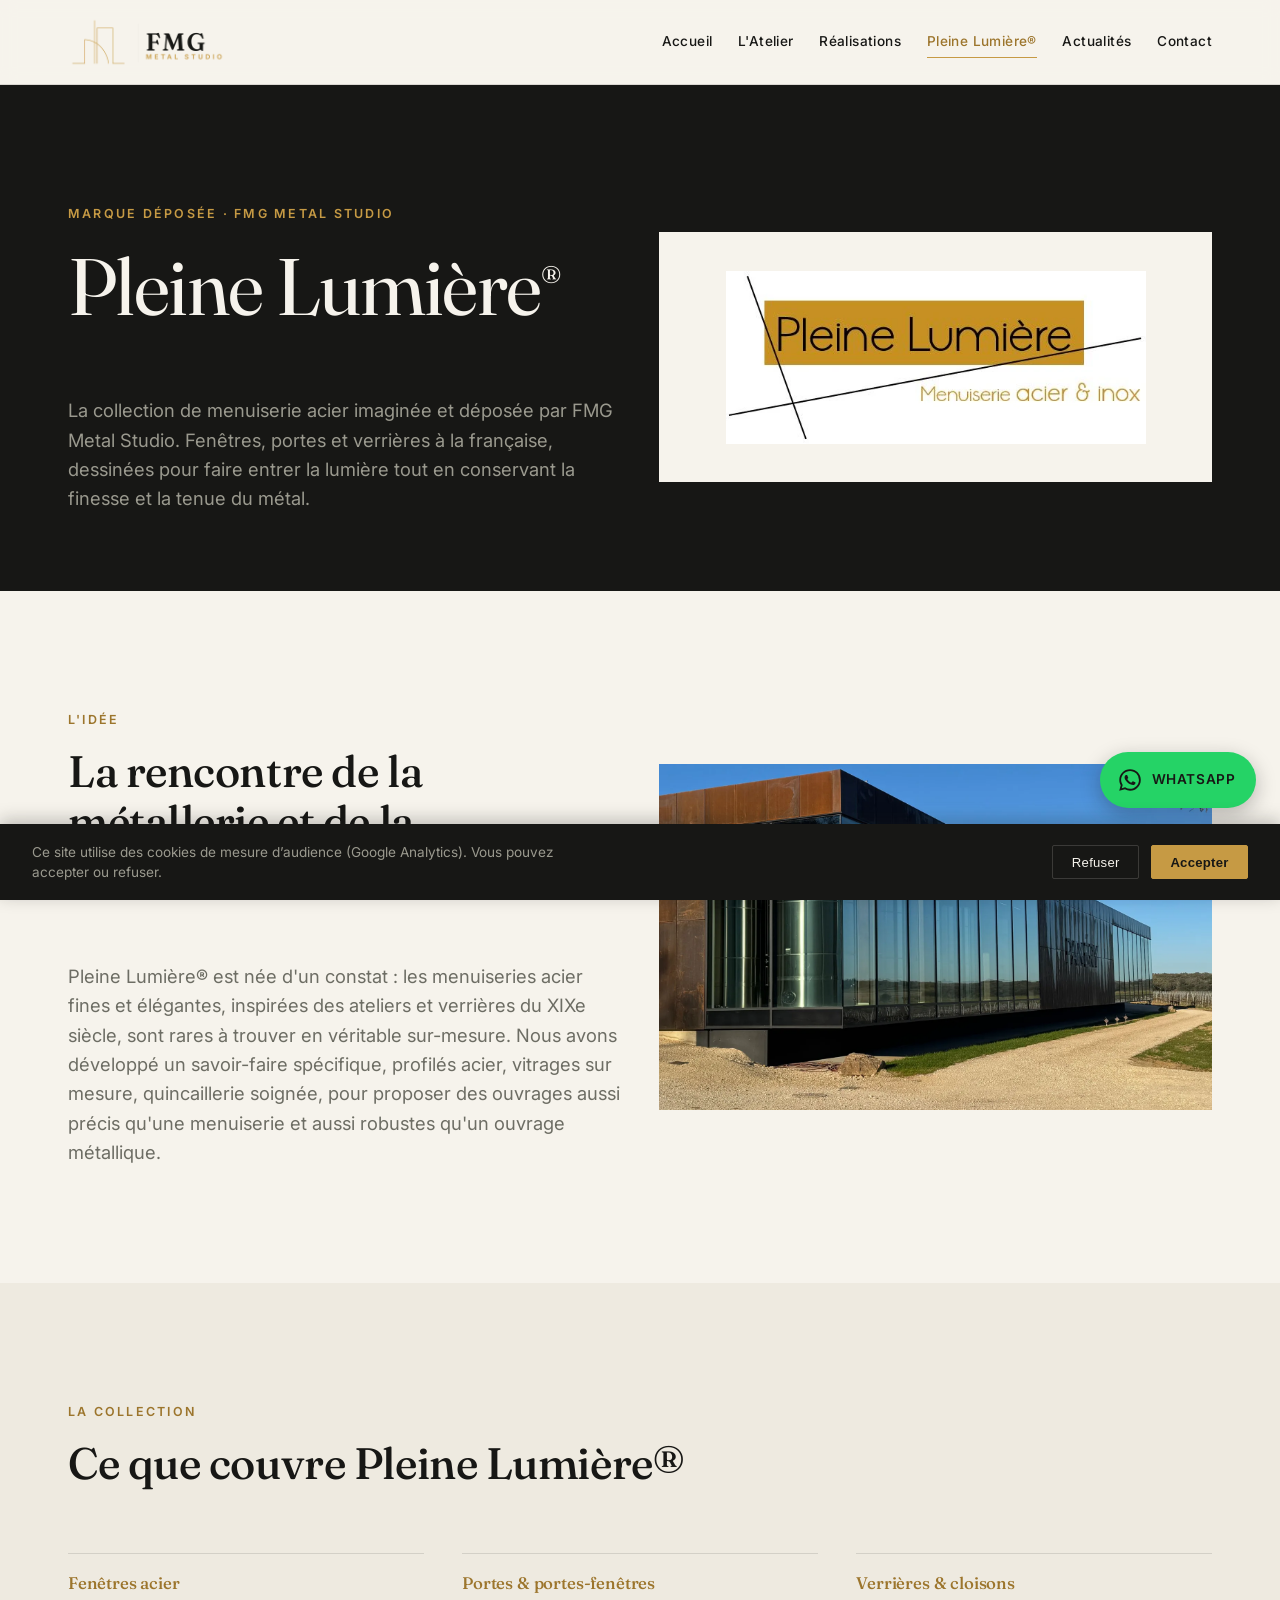
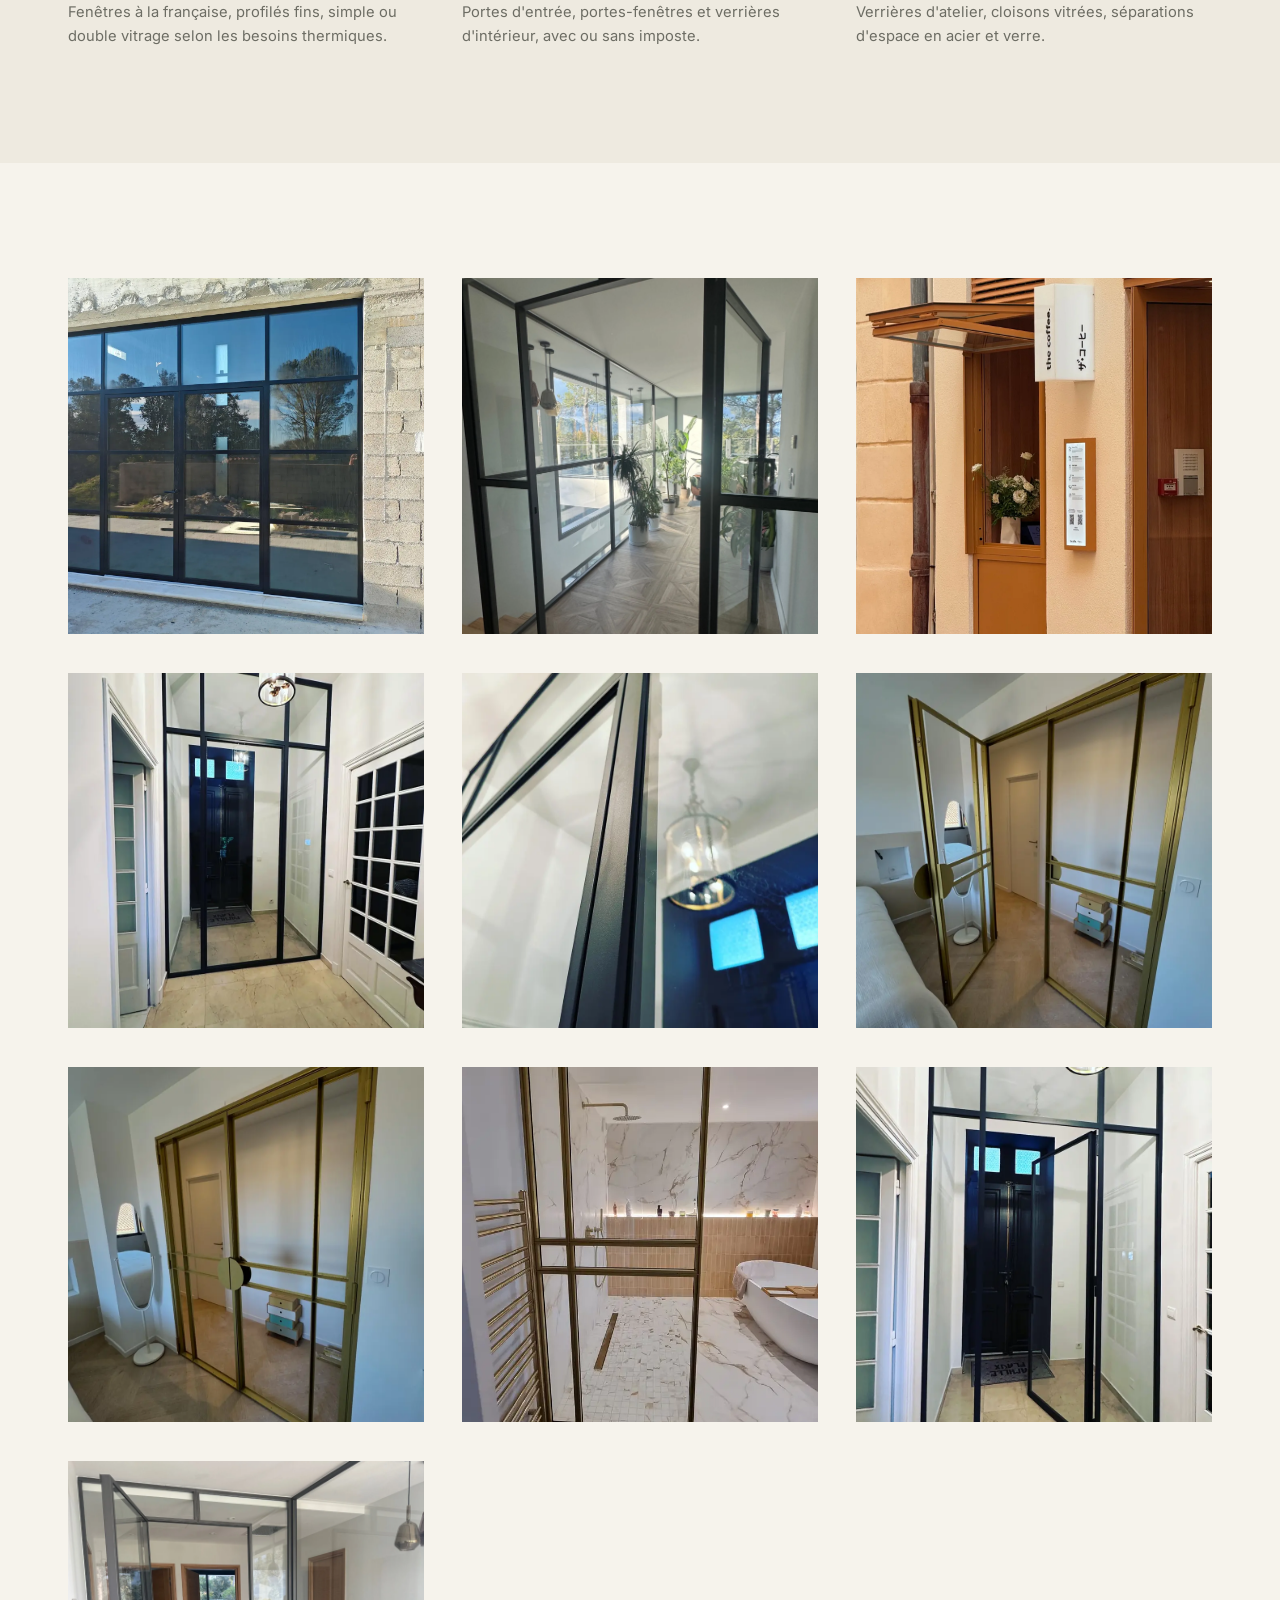
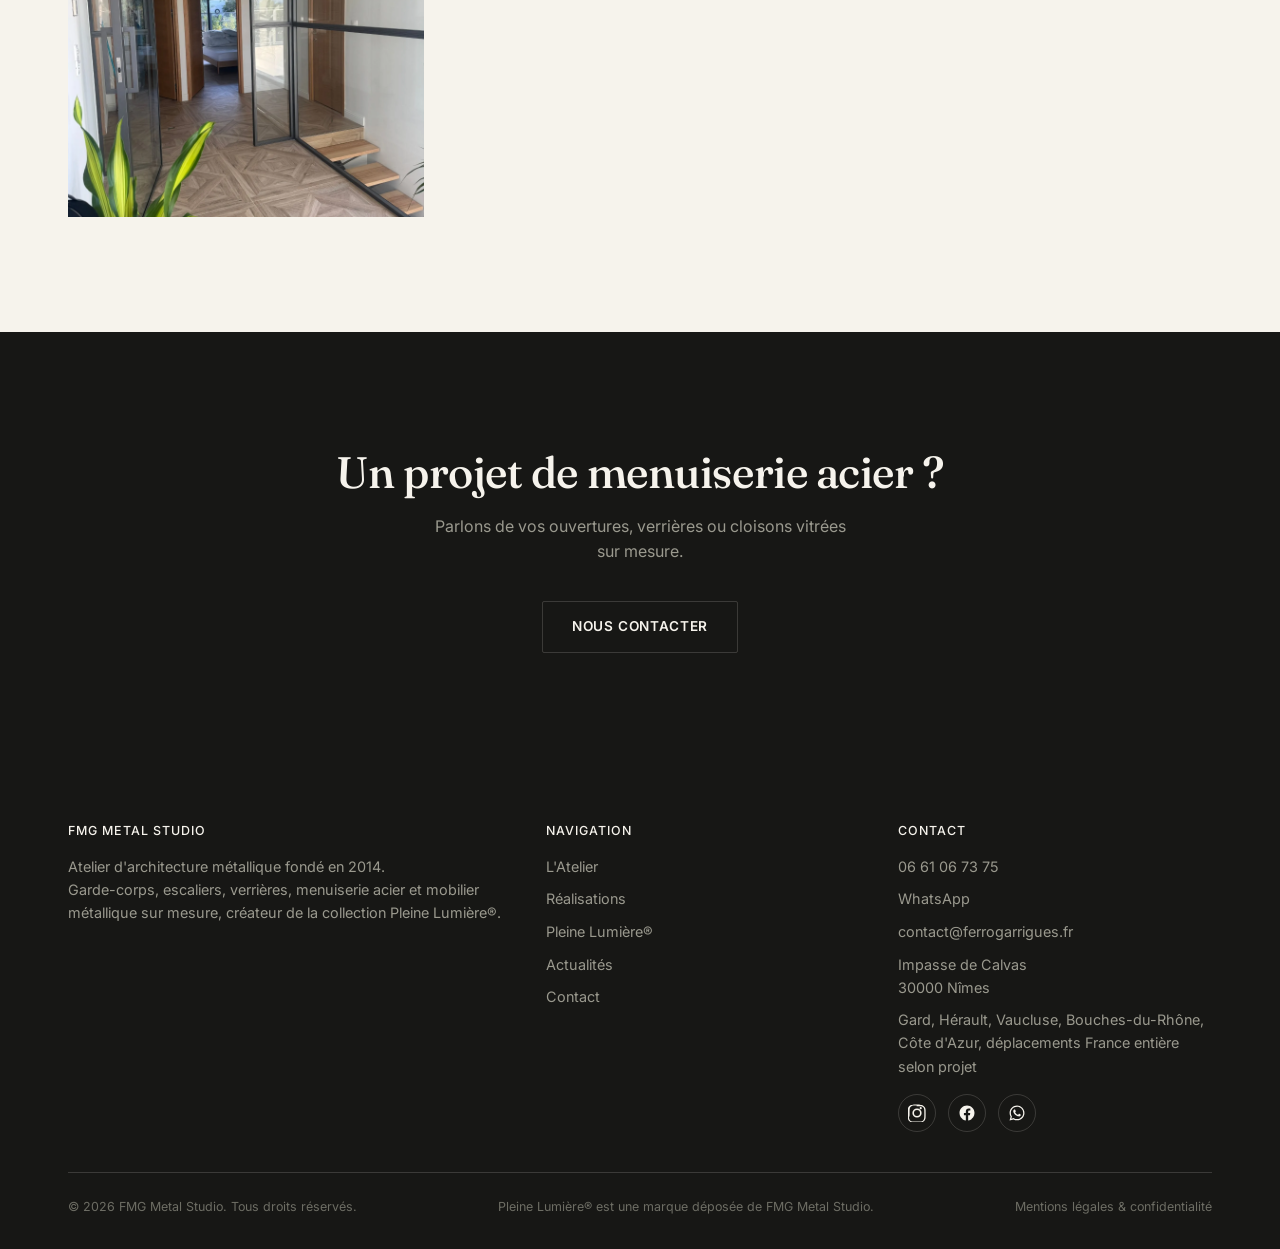
<file: pleine-lumiere.html>
<!doctype html>
<html lang="fr">
<head>
<meta charset="UTF-8">
<meta name="viewport" content="width=device-width, initial-scale=1.0">
<title>Pleine Lumière®, menuiserie acier sur mesure | FMG Metal Studio</title>
<meta name="description" content="Pleine Lumière®, la collection de menuiserie acier signée FMG Metal Studio : fenêtres, portes et verrières à la française sur mesure, fabriquées dans le Gard.">
<link rel="canonical" href="https://ferrogarrigues.fr/pleine-lumiere.html">
<meta property="og:type" content="website">
<meta property="og:site_name" content="FMG Metal Studio">
<meta property="og:locale" content="fr_FR">
<meta property="og:title" content="Pleine Lumière®, menuiserie acier sur mesure | FMG Metal Studio">
<meta property="og:description" content="Pleine Lumière®, la collection de menuiserie acier signée FMG Metal Studio : fenêtres, portes et verrières à la française sur mesure, fabriquées dans le Gard.">
<meta property="og:url" content="https://ferrogarrigues.fr/pleine-lumiere.html">
<meta property="og:image" content="https://ferrogarrigues.fr/assets/img/pleine-lumiere-facade-panery-01.webp">
<meta name="twitter:card" content="summary_large_image">
<meta name="twitter:title" content="Pleine Lumière®, menuiserie acier sur mesure | FMG Metal Studio">
<meta name="twitter:description" content="Pleine Lumière®, la collection de menuiserie acier signée FMG Metal Studio : fenêtres, portes et verrières à la française sur mesure, fabriquées dans le Gard.">
<meta name="twitter:image" content="https://ferrogarrigues.fr/assets/img/pleine-lumiere-facade-panery-01.webp">
<link rel="icon" type="image/png" sizes="32x32" href="favicon-32.png">
<link rel="apple-touch-icon" sizes="180x180" href="apple-touch-icon.png">
<link rel="stylesheet" href="css/style.css">
<script type="application/ld+json">
{
  "@context": "https://schema.org",
  "@type": "LocalBusiness",
  "name": "FMG Metal Studio",
  "alternateName": "Ferrogarrigues",
  "description": "Atelier d'architecture métallique fondé en 2014 par Frédéric Teysseire, basé à Nîmes (Gard) : garde-corps, escaliers, portails, verrières, menuiserie acier, mobilier métallique et pergolas sur mesure pour particuliers, architectes, professionnels, institutions, domaines viticoles et établissements hôteliers, du Gard à la Côte d'Azur. Créateur de la collection Pleine Lumière®.",
  "url": "https://ferrogarrigues.fr/",
  "logo": "https://ferrogarrigues.fr/assets/img/logo-fmg-mark.webp",
  "image": "https://ferrogarrigues.fr/assets/img/garde-corps-inox-01.webp",
  "telephone": "+33661067375",
  "email": "contact@ferrogarrigues.fr",
  "priceRange": "€€€",
  "address": {
    "@type": "PostalAddress",
    "streetAddress": "Impasse de Calvas",
    "postalCode": "30000",
    "addressLocality": "Nîmes",
    "addressRegion": "Occitanie",
    "addressCountry": "FR"
  },
  "geo": { "@type": "GeoCoordinates", "latitude": 43.8367, "longitude": 4.3601 },
  "areaServed": ["Nîmes", "Gard", "Hérault", "Vaucluse", "Bouches-du-Rhône", "Var", "Alpes-Maritimes", "Côte d'Azur", "Monaco", "Occitanie", "Provence-Alpes-Côte d'Azur", "France"],
  "sameAs": ["https://www.instagram.com/fmgmetalstudio/", "https://www.facebook.com/fmgmetalstudio/"],
  "founder": { "@type": "Person", "name": "Frédéric Teysseire" },
  "foundingDate": "2014",
  "makesOffer": [
    { "@type": "Offer", "itemOffered": { "@type": "Service", "name": "Garde-corps et rambardes sur mesure" } },
    { "@type": "Offer", "itemOffered": { "@type": "Service", "name": "Portails et clôtures métalliques" } },
    { "@type": "Offer", "itemOffered": { "@type": "Service", "name": "Escaliers métalliques sur mesure" } },
    { "@type": "Offer", "itemOffered": { "@type": "Service", "name": "Verrières et menuiserie acier, Pleine Lumière®" } },
    { "@type": "Offer", "itemOffered": { "@type": "Service", "name": "Pergolas métalliques sur mesure" } },
    { "@type": "Offer", "itemOffered": { "@type": "Service", "name": "Mobilier métallique sur mesure" } }
  ]
}
</script>
<script type="application/ld+json">
{
  "@context": "https://schema.org",
  "@type": "Brand",
  "name": "Pleine Lumière",
  "description": "Collection de menuiserie acier (fenêtres, portes, verrières à la française) créée et déposée par FMG Metal Studio.",
  "url": "https://ferrogarrigues.fr/pleine-lumiere.html",
  "logo": "https://ferrogarrigues.fr/assets/img/logo-pleine-lumiere-brand.webp",
  "manufacturer": { "@type": "Organization", "name": "FMG Metal Studio" }
}
</script>
</head>
<body>

<header class="site-header">
  <div class="wrap">
    <a href="index.html" class="logo"><img src="assets/img/logo-fmg-horizontal.webp" alt="FMG Metal Studio, atelier d&#39;architecture métallique" class="logo-img"></a>
    <nav class="nav-links" id="nav-links">
      <a href="index.html">Accueil</a>
      <a href="atelier.html">L'Atelier</a>
      <a href="realisations.html">Réalisations</a>
      <a href="pleine-lumiere.html" aria-current="page">Pleine Lumière®</a>
      <a href="actualites.html">Actualités</a>
      <a href="contact.html">Contact</a>
    </nav>
    <button class="nav-toggle" aria-label="Ouvrir le menu" aria-expanded="false">☰</button>
  </div>
</header>

<main>

  <section class="pl-band" style="padding-bottom: clamp(3rem, 6vw, 5rem);">
    <div class="wrap grid-2" style="align-items: center;">
      <div>
        <span class="eyebrow" style="color: var(--accent);">Marque déposée · FMG Metal Studio</span>
        <h1 class="pl-mark">Pleine Lumière<sup>®</sup></h1>
        <p class="lede mt-lg" style="color: var(--steel-light);">La collection de menuiserie acier imaginée et déposée par FMG Metal Studio. Fenêtres, portes et verrières à la française, dessinées pour faire entrer la lumière tout en conservant la finesse et la tenue du métal.</p>
      </div>
      <div class="pl-brand-plaque">
        <img src="assets/img/logo-pleine-lumiere-brand.webp" alt="Logo Pleine Lumière, menuiserie acier &amp; inox">
      </div>
    </div>
  </section>

  <section>
    <div class="wrap grid-2" style="align-items: center;">
      <div>
        <span class="eyebrow">L'idée</span>
        <h2>La rencontre de la métallerie et de la menuiserie</h2>
        <p class="lede mt-lg">Pleine Lumière® est née d'un constat : les menuiseries acier fines et élégantes, inspirées des ateliers et verrières du XIXe siècle, sont rares à trouver en véritable sur-mesure. Nous avons développé un savoir-faire spécifique, profilés acier, vitrages sur mesure, quincaillerie soignée, pour proposer des ouvrages aussi précis qu'une menuiserie et aussi robustes qu'un ouvrage métallique.</p>
      </div>
      <div class="ph ph-wide"><img src="assets/img/pleine-lumiere-facade-panery-01.webp" alt="Façade en acier Corten et menuiserie acier Pleine Lumière, moulin oléicole du Domaine de Panery" loading="lazy"></div>
    </div>
  </section>

  <section class="section-alt">
    <div class="wrap">
      <div class="section-head">
        <span class="eyebrow">La collection</span>
        <h2>Ce que couvre Pleine Lumière®</h2>
      </div>
      <ul class="pl-features" style="color: var(--charcoal);">
        <li style="border-top-color: var(--line);">
          <h3 style="color: var(--accent-dark);">Fenêtres acier</h3>
          <p style="color: var(--steel);">Fenêtres à la française, profilés fins, simple ou double vitrage selon les besoins thermiques.</p>
        </li>
        <li style="border-top-color: var(--line);">
          <h3 style="color: var(--accent-dark);">Portes &amp; portes-fenêtres</h3>
          <p style="color: var(--steel);">Portes d'entrée, portes-fenêtres et verrières d'intérieur, avec ou sans imposte.</p>
        </li>
        <li style="border-top-color: var(--line);">
          <h3 style="color: var(--accent-dark);">Verrières &amp; cloisons</h3>
          <p style="color: var(--steel);">Verrières d'atelier, cloisons vitrées, séparations d'espace en acier et verre.</p>
        </li>
      </ul>
    </div>
  </section>

  <section>
    <div class="wrap">
      <div class="grid-3">
        <div class="ph ph-square"><img src="assets/img/menuiserie-acier-jansen-vaucluse-01.webp" alt="Menuiserie acier sur mesure de 4 × 3 m en profilés JANSEN thermolaqués RAL 7016 : porte deux vantaux, châssis fixes latéraux et imposte vitrée, Vaucluse" loading="lazy"></div>
        <div class="ph ph-square"><img src="assets/img/verriere-porte-vitree-jansen-montferrier-02.webp" alt="Verrière intérieure et porte entièrement vitrée en profilés acier ultra-fins JANSEN, espace bureau d&#39;une villa d&#39;architecte, Montferrier-sur-Lez" loading="lazy" style="object-position: center 40%;"></div>
        <div class="ph ph-square"><img src="assets/img/the-coffee-nimes-menuiserie-kiosque-02.webp" alt="Menuiserie kiosque en profilés acier JANSEN, ouvrant relevé formant auvent, thermolaquage RAL 1011, café THE COFFEE, Nîmes" loading="lazy" style="object-position: center 38%;"></div>
        <div class="ph ph-square"><img src="assets/img/porte-jansen-nimes-01.webp" alt="Porte et verrière intérieure en acier, profils fins JANSEN, maison de maître à Nîmes" loading="lazy"></div>
        <div class="ph ph-square"><img src="assets/img/porte-jansen-nimes-03-detail.webp" alt="Détail des profils ultra-fins JANSEN, menuiserie acier sur mesure, Nîmes" loading="lazy"></div>
        <div class="ph ph-square"><img src="assets/img/verriere-laiton-montpellier-01.webp" alt="Verrière en menuiserie acier finition laiton, détail des profils fins, Montpellier" loading="lazy"></div>
        <div class="ph ph-square"><img src="assets/img/verriere-laiton-montpellier-02.webp" alt="Verrière d'intérieur laiton, cloison vitrée sur mesure, Montpellier" loading="lazy"></div>
        <div class="ph ph-square"><img src="assets/img/paroi-douche-laiton-montpellier-01.webp" alt="Paroi de douche ouvrante en acier laiton, salle de bain marbre, Montpellier" loading="lazy"></div>
        <div class="ph ph-square"><img src="assets/img/porte-jansen-nimes-04.webp" alt="Porte intérieure en acier ouverte, menuiserie JANSEN, Nîmes" loading="lazy"></div>
        <div class="ph ph-square"><img src="assets/img/verriere-porte-vitree-jansen-montferrier-04.webp" alt="Porte vitrée JANSEN ouverte sur le palier, vue depuis le bureau, verrière intérieure sur mesure, Montferrier-sur-Lez" loading="lazy" style="object-position: center 45%;"></div>
      </div>
    </div>
  </section>

  <section class="cta-band">
    <div class="wrap">
      <h2>Un projet de menuiserie acier ?</h2>
      <p>Parlons de vos ouvertures, verrières ou cloisons vitrées sur mesure.</p>
      <a href="contact.html" class="btn btn-light">Nous contacter</a>
    </div>
  </section>

</main>

<footer class="site-footer" id="site-footer"></footer>

<script src="js/main.js"></script>
<script src="js/footer.js"></script>
<script src="js/consent.js"></script>
</body>
</html>
</file>
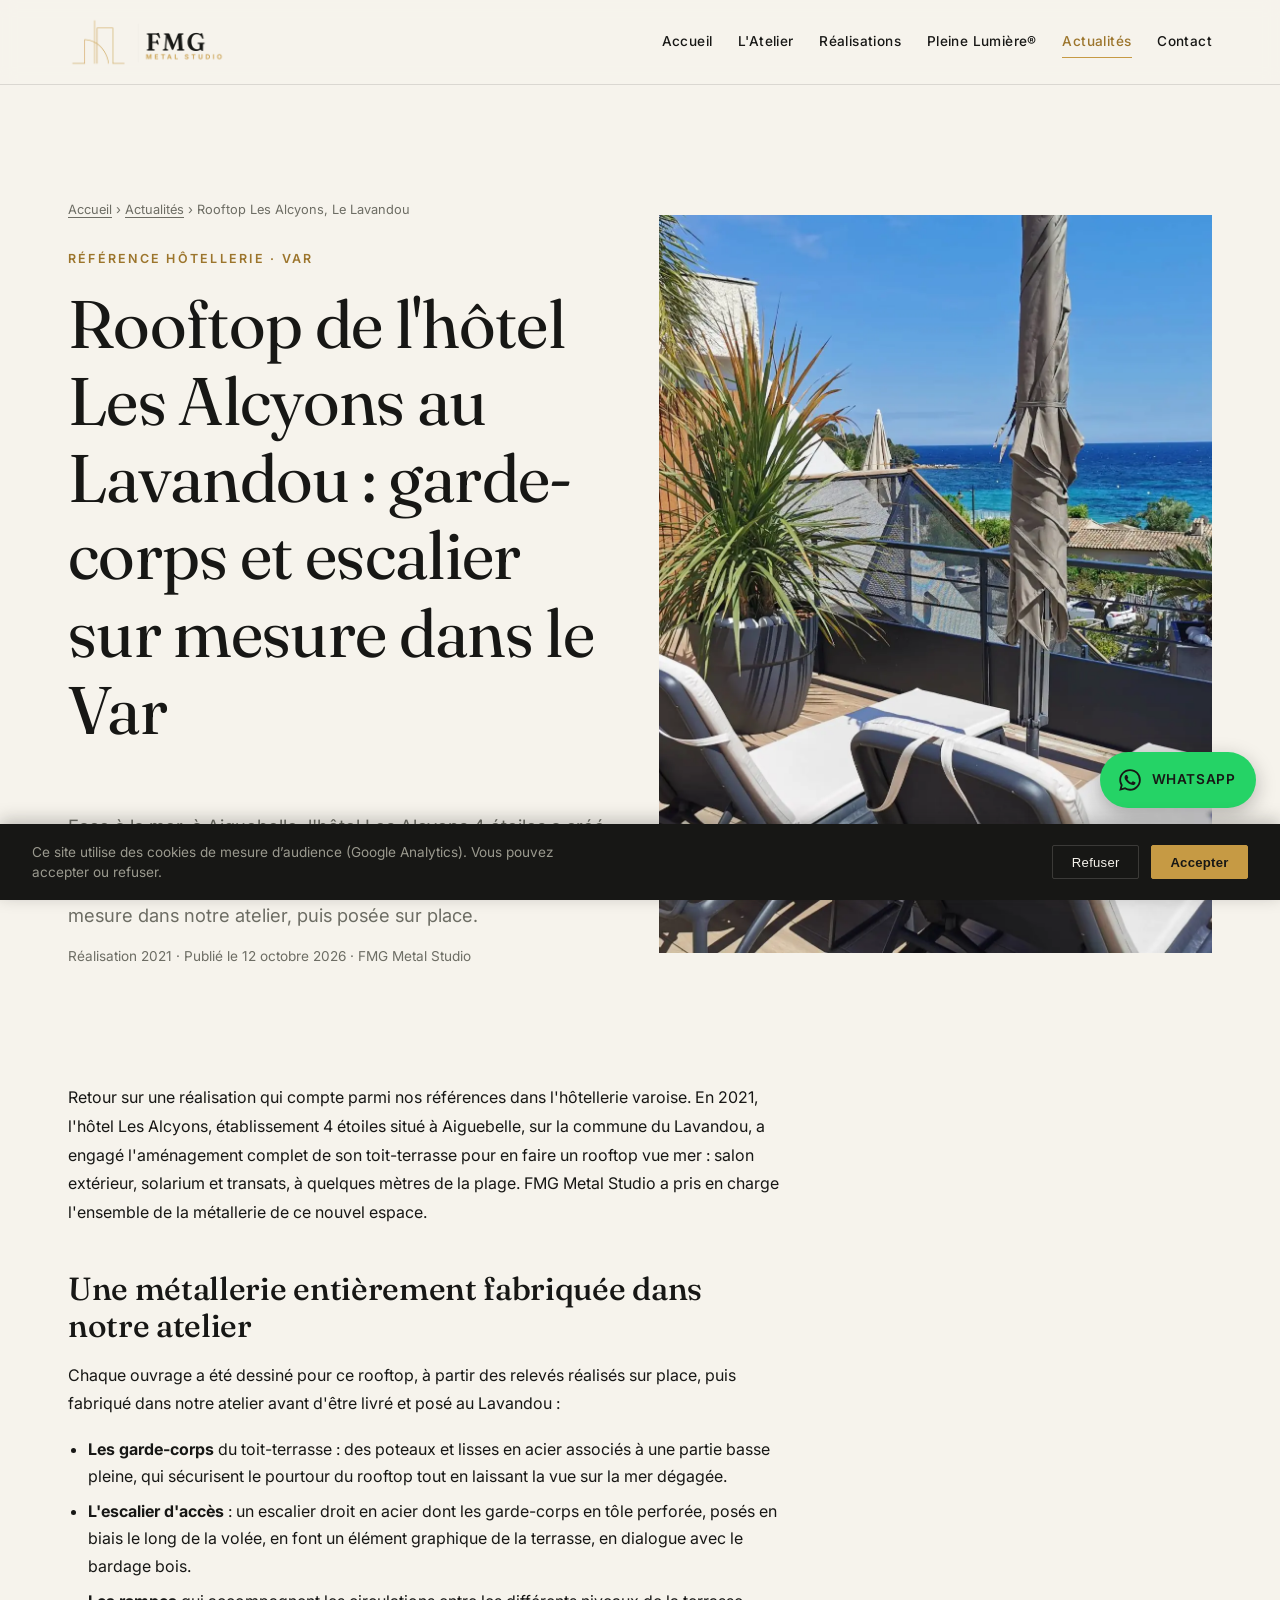
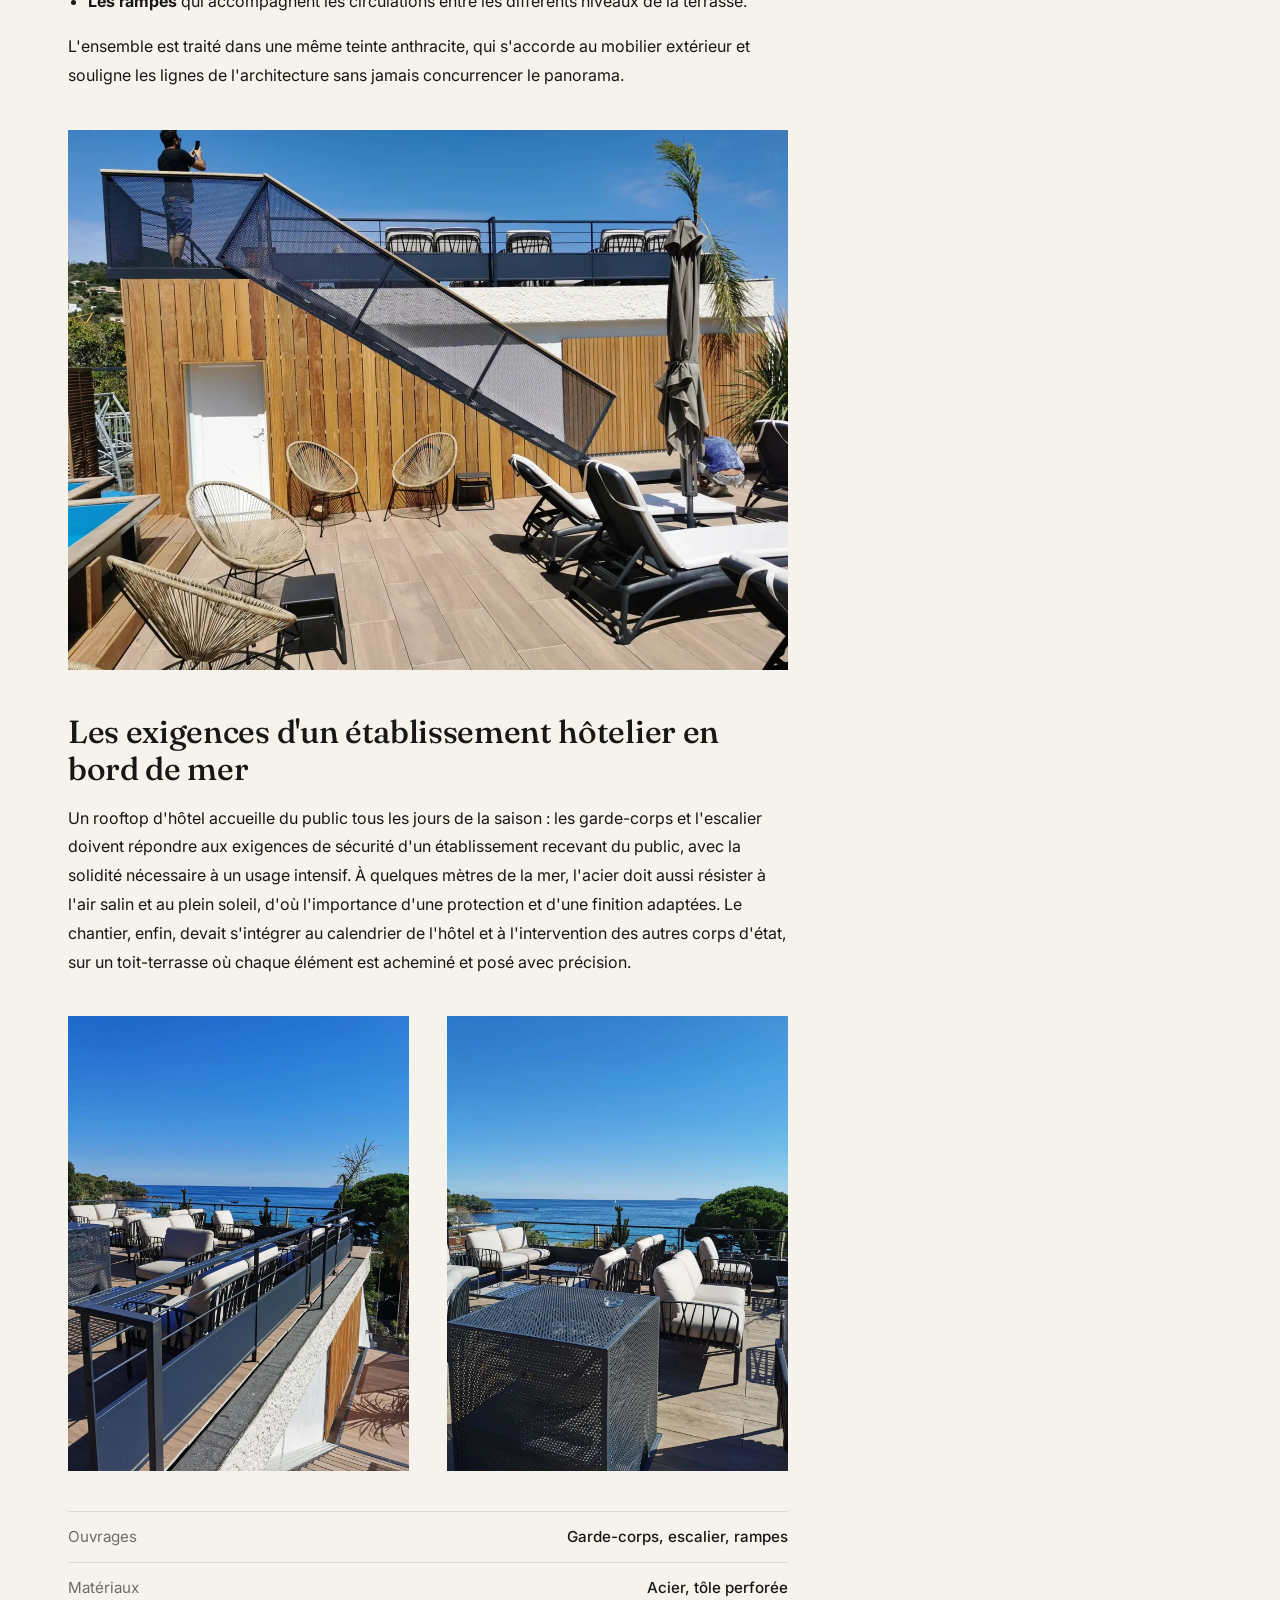
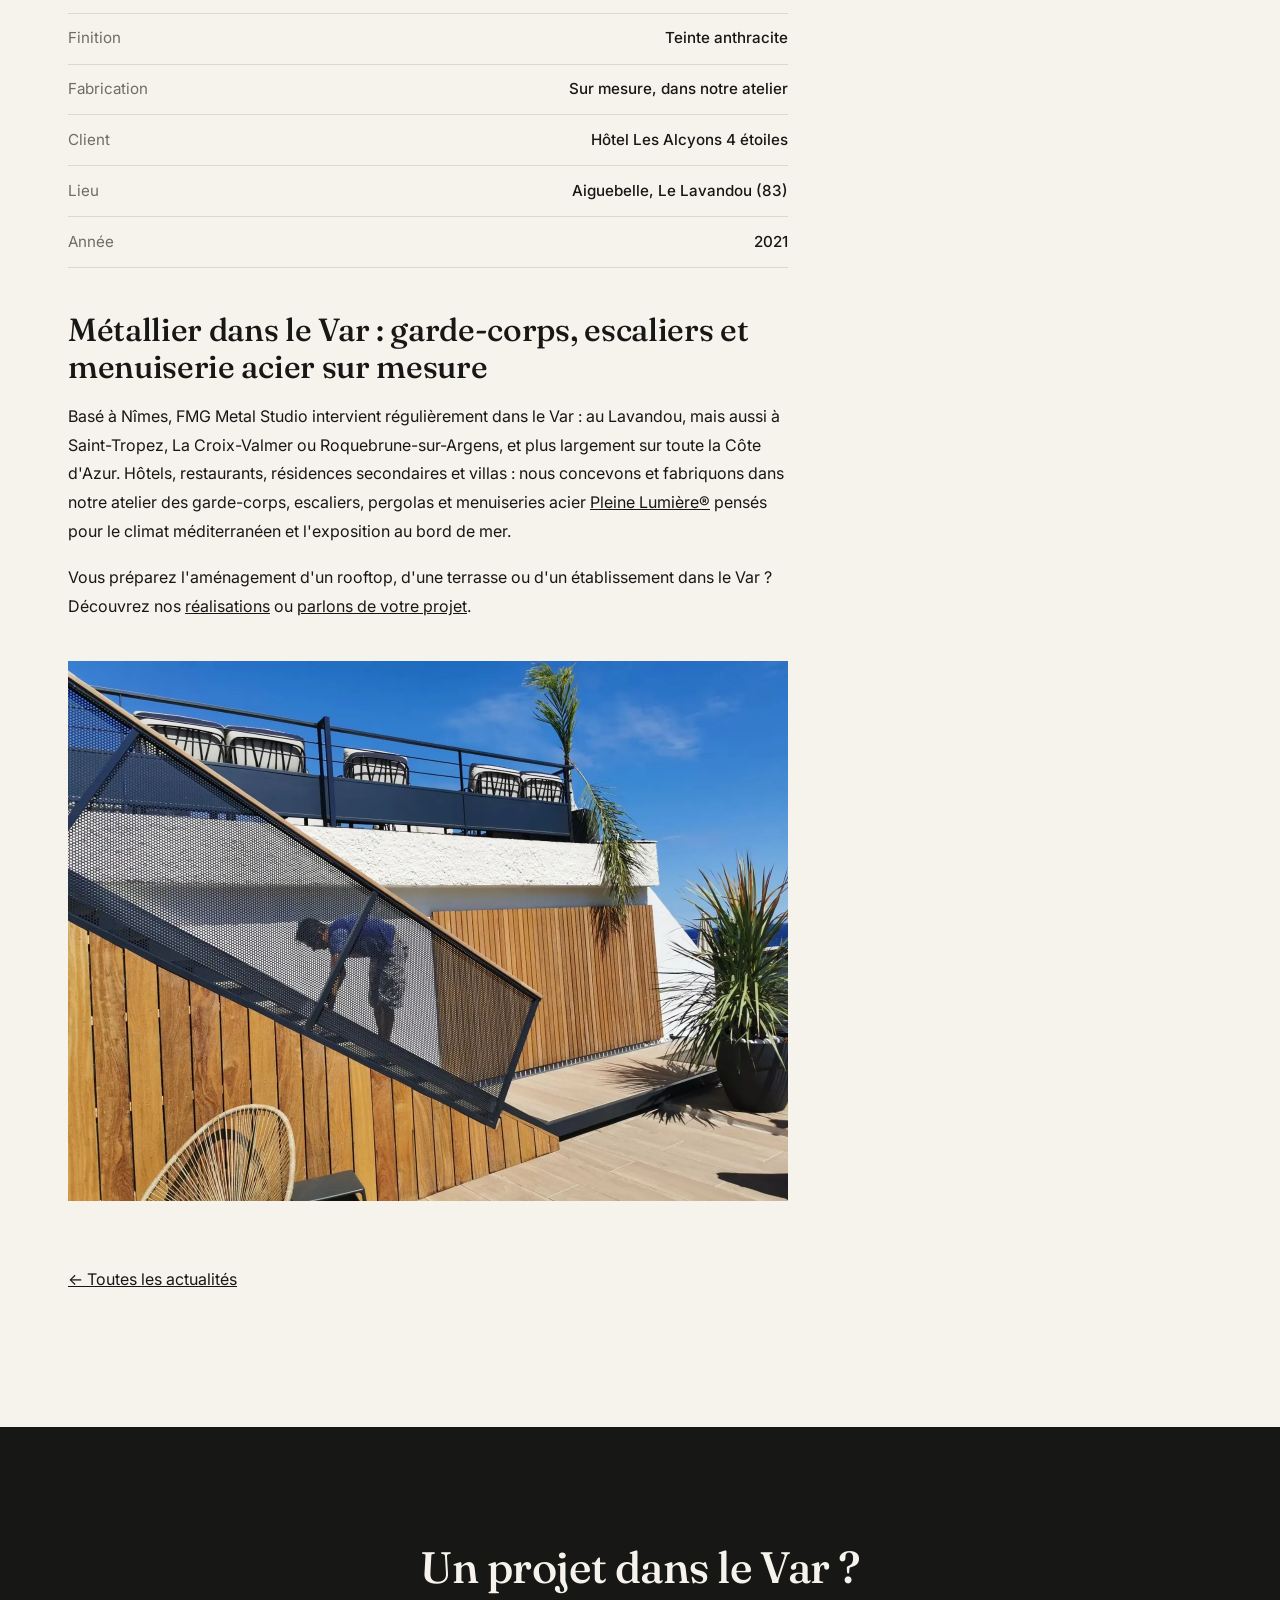
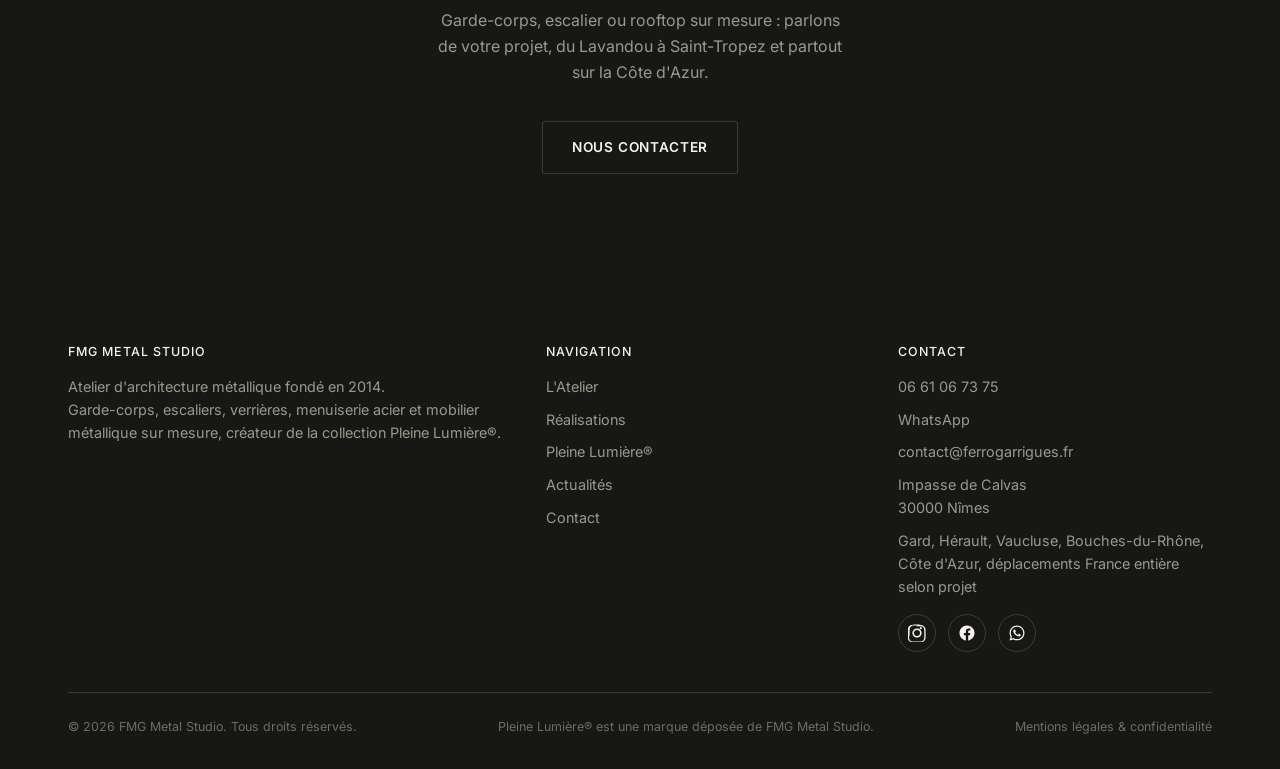
<file: rooftop-hotel-les-alcyons-le-lavandou.html>
<!doctype html>
<html lang="fr">
<head>
<meta charset="UTF-8">
<meta name="viewport" content="width=device-width, initial-scale=1.0">
<title>Garde-corps et escalier sur mesure, rooftop de l'hôtel Les Alcyons au Lavandou (Var), FMG Metal Studio</title>
<meta name="description" content="Métallerie du rooftop de l'hôtel Les Alcyons 4 étoiles au Lavandou (Var) : garde-corps, escalier en tôle perforée et rampes en acier fabriqués sur mesure dans notre atelier. Réalisation 2021.">
<link rel="canonical" href="https://ferrogarrigues.fr/rooftop-hotel-les-alcyons-le-lavandou.html">
<meta property="og:type" content="article">
<meta property="og:site_name" content="FMG Metal Studio">
<meta property="og:locale" content="fr_FR">
<meta property="og:title" content="Rooftop de l'hôtel Les Alcyons au Lavandou : garde-corps et escalier sur mesure dans le Var">
<meta property="og:description" content="Garde-corps, escalier en tôle perforée et rampes en acier sur mesure pour le rooftop vue mer de l'hôtel Les Alcyons 4 étoiles, au Lavandou (Var).">
<meta property="og:url" content="https://ferrogarrigues.fr/rooftop-hotel-les-alcyons-le-lavandou.html">
<meta property="og:image" content="https://ferrogarrigues.fr/assets/social/rooftop-les-alcyons-le-lavandou-01.jpg">
<meta property="og:image:width" content="1600">
<meta property="og:image:height" content="1200">
<meta property="og:image:alt" content="Transats sur le rooftop de l'hôtel Les Alcyons au Lavandou, garde-corps acier anthracite et vue sur la mer">
<meta property="article:published_time" content="2026-10-12">
<meta property="article:section" content="Actualités">
<meta name="twitter:card" content="summary_large_image">
<meta name="twitter:title" content="Rooftop de l'hôtel Les Alcyons au Lavandou : garde-corps et escalier sur mesure dans le Var">
<meta name="twitter:description" content="Garde-corps, escalier en tôle perforée et rampes en acier sur mesure pour le rooftop vue mer de l'hôtel Les Alcyons 4 étoiles, au Lavandou (Var).">
<meta name="twitter:image" content="https://ferrogarrigues.fr/assets/social/rooftop-les-alcyons-le-lavandou-01.jpg">
<link rel="icon" type="image/png" sizes="32x32" href="favicon-32.png">
<link rel="apple-touch-icon" sizes="180x180" href="apple-touch-icon.png">
<link rel="stylesheet" href="css/style.css">
<style>
  .article-body { max-width: 72ch; }
  .article-body h2 { font-size: clamp(1.5rem, 3vw, 2rem); margin: 2.75rem 0 1rem; }
  .article-body p { margin-bottom: 1.1rem; line-height: 1.8; }
  .article-body ul { list-style: disc; padding-left: 1.25rem; margin-bottom: 1.1rem; }
  .article-body li { margin-bottom: 0.5rem; line-height: 1.7; }
  .article-meta { font-size: 0.85rem; color: var(--steel); margin-top: 1rem; }
  .breadcrumb { font-size: 0.8rem; color: var(--steel); margin-bottom: 1.5rem; }
  .breadcrumb a { text-decoration: underline; text-underline-offset: 3px; }
  .spec-list { border-top: 1px solid var(--line); margin: 1.5rem 0 2rem; }
  .spec-list div { display: flex; justify-content: space-between; gap: 1rem; padding: 0.8rem 0; border-bottom: 1px solid var(--line); font-size: 0.95rem; }
  .spec-list dt { color: var(--steel); }
  .spec-list dd { text-align: right; font-weight: 500; }
  .article-gallery figure { margin: 0; }
  .article-wide { margin: 2.5rem 0; }
  .article-wide img { width: 100%; height: auto; display: block; }
</style>
<script type="application/ld+json">
{
  "@context": "https://schema.org",
  "@graph": [
    {
      "@type": "BlogPosting",
      "@id": "https://ferrogarrigues.fr/rooftop-hotel-les-alcyons-le-lavandou.html#article",
      "headline": "Rooftop de l'hôtel Les Alcyons au Lavandou : garde-corps et escalier sur mesure dans le Var",
      "description": "Conception, fabrication en atelier et pose des garde-corps, de l'escalier en tôle perforée et des rampes en acier du rooftop de l'hôtel Les Alcyons 4 étoiles, à Aiguebelle, au Lavandou (Var). Réalisation 2021.",
      "datePublished": "2026-10-12",
      "dateModified": "2026-10-12",
      "inLanguage": "fr-FR",
      "mainEntityOfPage": "https://ferrogarrigues.fr/rooftop-hotel-les-alcyons-le-lavandou.html",
      "image": [
        "https://ferrogarrigues.fr/assets/social/rooftop-les-alcyons-le-lavandou-01.jpg",
        "https://ferrogarrigues.fr/assets/img/rooftop-hotel-les-alcyons-le-lavandou-01.webp",
        "https://ferrogarrigues.fr/assets/img/rooftop-hotel-les-alcyons-le-lavandou-02.webp",
        "https://ferrogarrigues.fr/assets/img/rooftop-hotel-les-alcyons-le-lavandou-03.webp",
        "https://ferrogarrigues.fr/assets/img/rooftop-hotel-les-alcyons-le-lavandou-04.webp",
        "https://ferrogarrigues.fr/assets/img/rooftop-hotel-les-alcyons-le-lavandou-05.webp"
      ],
      "keywords": "garde-corps sur mesure Var, escalier métallique Var, métallier Var, ferronnier Var, garde-corps rooftop, escalier tôle perforée, garde-corps hôtel, métallerie hôtellerie, Le Lavandou, Aiguebelle, Côte d'Azur, hôtel Les Alcyons",
      "spatialCoverage": { "@type": "Place", "name": "Le Lavandou, Var (83)" },
      "about": { "@type": "Hotel", "name": "Hôtel Les Alcyons", "starRating": { "@type": "Rating", "ratingValue": "4" }, "address": { "@type": "PostalAddress", "streetAddress": "Avenue des Trois Dauphins, Aiguebelle", "postalCode": "83980", "addressLocality": "Le Lavandou", "addressRegion": "Provence-Alpes-Côte d'Azur", "addressCountry": "FR" } },
      "author": { "@type": "Organization", "name": "FMG Metal Studio", "url": "https://ferrogarrigues.fr/" },
      "publisher": {
        "@type": "Organization",
        "name": "FMG Metal Studio",
        "url": "https://ferrogarrigues.fr/",
        "logo": { "@type": "ImageObject", "url": "https://ferrogarrigues.fr/assets/img/logo-fmg-mark.webp" }
      }
    },
    {
      "@type": "BreadcrumbList",
      "itemListElement": [
        { "@type": "ListItem", "position": 1, "name": "Accueil", "item": "https://ferrogarrigues.fr/" },
        { "@type": "ListItem", "position": 2, "name": "Actualités", "item": "https://ferrogarrigues.fr/actualites.html" },
        { "@type": "ListItem", "position": 3, "name": "Rooftop de l'hôtel Les Alcyons, Le Lavandou", "item": "https://ferrogarrigues.fr/rooftop-hotel-les-alcyons-le-lavandou.html" }
      ]
    }
  ]
}
</script>
</head>
<body>

<header class="site-header">
  <div class="wrap">
    <a href="index.html" class="logo"><img src="assets/img/logo-fmg-horizontal.webp" alt="FMG Metal Studio, atelier d&#39;architecture métallique" class="logo-img"></a>
    <nav class="nav-links" id="nav-links">
      <a href="index.html">Accueil</a>
      <a href="atelier.html">L'Atelier</a>
      <a href="realisations.html">Réalisations</a>
      <a href="pleine-lumiere.html">Pleine Lumière®</a>
      <a href="actualites.html" aria-current="page">Actualités</a>
      <a href="contact.html">Contact</a>
    </nav>
    <button class="nav-toggle" aria-label="Ouvrir le menu" aria-expanded="false">☰</button>
  </div>
</header>

<main>

  <article>

    <section style="padding-bottom: 0;">
      <div class="wrap grid-2" style="align-items: center;">
        <div>
          <nav class="breadcrumb" aria-label="Fil d'Ariane"><a href="index.html">Accueil</a> › <a href="actualites.html">Actualités</a> › Rooftop Les Alcyons, Le Lavandou</nav>
          <span class="eyebrow">Référence hôtellerie · Var</span>
          <h1>Rooftop de l'hôtel Les Alcyons au Lavandou : garde-corps et escalier sur mesure dans le Var</h1>
          <p class="lede mt-lg">Face à la mer, à Aiguebelle, l'hôtel Les Alcyons 4 étoiles a créé un rooftop pour sa clientèle. Garde-corps, escalier et rampes : toute la métallerie de ce nouvel espace a été fabriquée sur mesure dans notre atelier, puis posée sur place.</p>
          <p class="article-meta">Réalisation 2021 · Publié le <time datetime="2026-10-12">12 octobre 2026</time> · FMG Metal Studio</p>
        </div>
        <div class="ph ph-portrait"><img src="assets/img/rooftop-hotel-les-alcyons-le-lavandou-01.webp" alt="Transats sur le rooftop de l&#39;hôtel Les Alcyons au Lavandou, garde-corps acier anthracite et vue sur la mer" width="1125" height="1500"></div>
      </div>
    </section>

    <section>
      <div class="wrap">
        <div class="article-body">

          <p>Retour sur une réalisation qui compte parmi nos références dans l'hôtellerie varoise. En 2021, l'hôtel Les Alcyons, établissement 4 étoiles situé à Aiguebelle, sur la commune du Lavandou, a engagé l'aménagement complet de son toit-terrasse pour en faire un rooftop vue mer : salon extérieur, solarium et transats, à quelques mètres de la plage. FMG Metal Studio a pris en charge l'ensemble de la métallerie de ce nouvel espace.</p>

          <h2>Une métallerie entièrement fabriquée dans notre atelier</h2>
          <p>Chaque ouvrage a été dessiné pour ce rooftop, à partir des relevés réalisés sur place, puis fabriqué dans notre atelier avant d'être livré et posé au Lavandou :</p>
          <ul>
            <li><strong>Les garde-corps</strong> du toit-terrasse : des poteaux et lisses en acier associés à une partie basse pleine, qui sécurisent le pourtour du rooftop tout en laissant la vue sur la mer dégagée.</li>
            <li><strong>L'escalier d'accès</strong> : un escalier droit en acier dont les garde-corps en tôle perforée, posés en biais le long de la volée, en font un élément graphique de la terrasse, en dialogue avec le bardage bois.</li>
            <li><strong>Les rampes</strong> qui accompagnent les circulations entre les différents niveaux de la terrasse.</li>
          </ul>
          <p>L'ensemble est traité dans une même teinte anthracite, qui s'accorde au mobilier extérieur et souligne les lignes de l'architecture sans jamais concurrencer le panorama.</p>

          <figure class="article-wide"><img src="assets/img/rooftop-hotel-les-alcyons-le-lavandou-02.webp" alt="Escalier d&#39;accès au rooftop avec garde-corps en tôle perforée anthracite, hôtel Les Alcyons, Le Lavandou (Var)" loading="lazy" width="1440" height="1080"></figure>

          <h2>Les exigences d'un établissement hôtelier en bord de mer</h2>
          <p>Un rooftop d'hôtel accueille du public tous les jours de la saison : les garde-corps et l'escalier doivent répondre aux exigences de sécurité d'un établissement recevant du public, avec la solidité nécessaire à un usage intensif. À quelques mètres de la mer, l'acier doit aussi résister à l'air salin et au plein soleil, d'où l'importance d'une protection et d'une finition adaptées. Le chantier, enfin, devait s'intégrer au calendrier de l'hôtel et à l'intervention des autres corps d'état, sur un toit-terrasse où chaque élément est acheminé et posé avec précision.</p>

          <div class="grid-2 article-gallery" style="margin: 2.5rem 0;">
            <figure class="ph ph-portrait"><img src="assets/img/rooftop-hotel-les-alcyons-le-lavandou-03.webp" alt="Garde-corps en acier anthracite avec partie basse pleine, rooftop de l&#39;hôtel Les Alcyons face à la mer, Le Lavandou" loading="lazy" width="1200" height="1600"></figure>
            <figure class="ph ph-portrait"><img src="assets/img/rooftop-hotel-les-alcyons-le-lavandou-04.webp" alt="Salon extérieur du rooftop de l&#39;hôtel Les Alcyons, garde-corps acier et vue sur la baie du Lavandou" loading="lazy" width="1200" height="1600"></figure>
          </div>

          <dl class="spec-list">
            <div><dt>Ouvrages</dt><dd>Garde-corps, escalier, rampes</dd></div>
            <div><dt>Matériaux</dt><dd>Acier, tôle perforée</dd></div>
            <div><dt>Finition</dt><dd>Teinte anthracite</dd></div>
            <div><dt>Fabrication</dt><dd>Sur mesure, dans notre atelier</dd></div>
            <div><dt>Client</dt><dd>Hôtel Les Alcyons 4 étoiles</dd></div>
            <div><dt>Lieu</dt><dd>Aiguebelle, Le Lavandou (83)</dd></div>
            <div><dt>Année</dt><dd>2021</dd></div>
          </dl>

          <h2>Métallier dans le Var : garde-corps, escaliers et menuiserie acier sur mesure</h2>
          <p>Basé à Nîmes, FMG Metal Studio intervient régulièrement dans le Var : au Lavandou, mais aussi à Saint-Tropez, La Croix-Valmer ou Roquebrune-sur-Argens, et plus largement sur toute la Côte d'Azur. Hôtels, restaurants, résidences secondaires et villas : nous concevons et fabriquons dans notre atelier des garde-corps, escaliers, pergolas et menuiseries acier <a href="pleine-lumiere.html" style="text-decoration: underline;">Pleine Lumière®</a> pensés pour le climat méditerranéen et l'exposition au bord de mer.</p>
          <p>Vous préparez l'aménagement d'un rooftop, d'une terrasse ou d'un établissement dans le Var ? Découvrez nos <a href="realisations.html" style="text-decoration: underline;">réalisations</a> ou <a href="contact.html" style="text-decoration: underline;">parlons de votre projet</a>.</p>

          <figure class="article-wide"><img src="assets/img/rooftop-hotel-les-alcyons-le-lavandou-05.webp" alt="Escalier en tôle perforée et garde-corps acier du rooftop, bardage bois, hôtel Les Alcyons au Lavandou" loading="lazy" width="1440" height="1080"></figure>

          <p class="mt-lg"><a href="actualites.html" style="text-decoration: underline;">← Toutes les actualités</a></p>

        </div>
      </div>
    </section>

  </article>

  <section class="cta-band">
    <div class="wrap">
      <h2>Un projet dans le Var ?</h2>
      <p>Garde-corps, escalier ou rooftop sur mesure : parlons de votre projet, du Lavandou à Saint-Tropez et partout sur la Côte d'Azur.</p>
      <a href="contact.html" class="btn btn-light">Nous contacter</a>
    </div>
  </section>

</main>

<footer class="site-footer" id="site-footer"></footer>

<script src="js/main.js"></script>
<script src="js/footer.js"></script>
<script src="js/consent.js"></script>
</body>
</html>
</file>
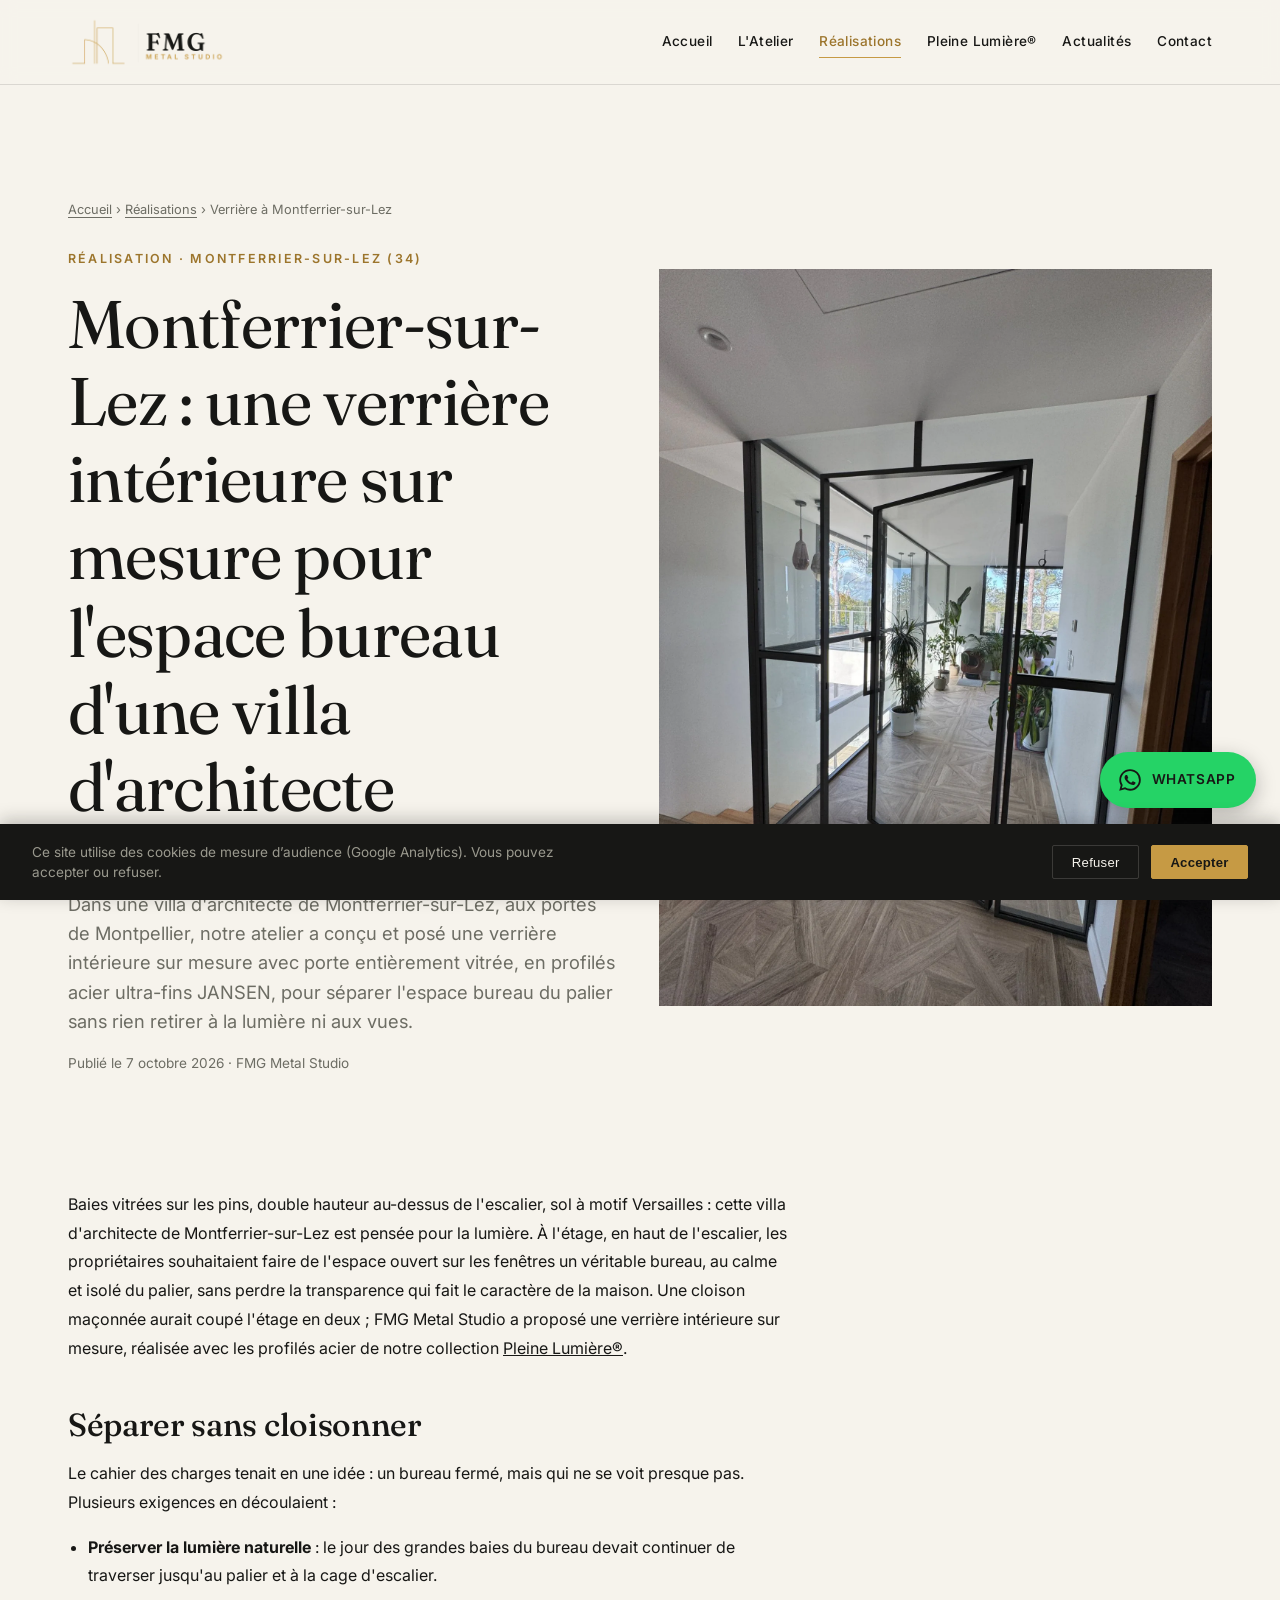
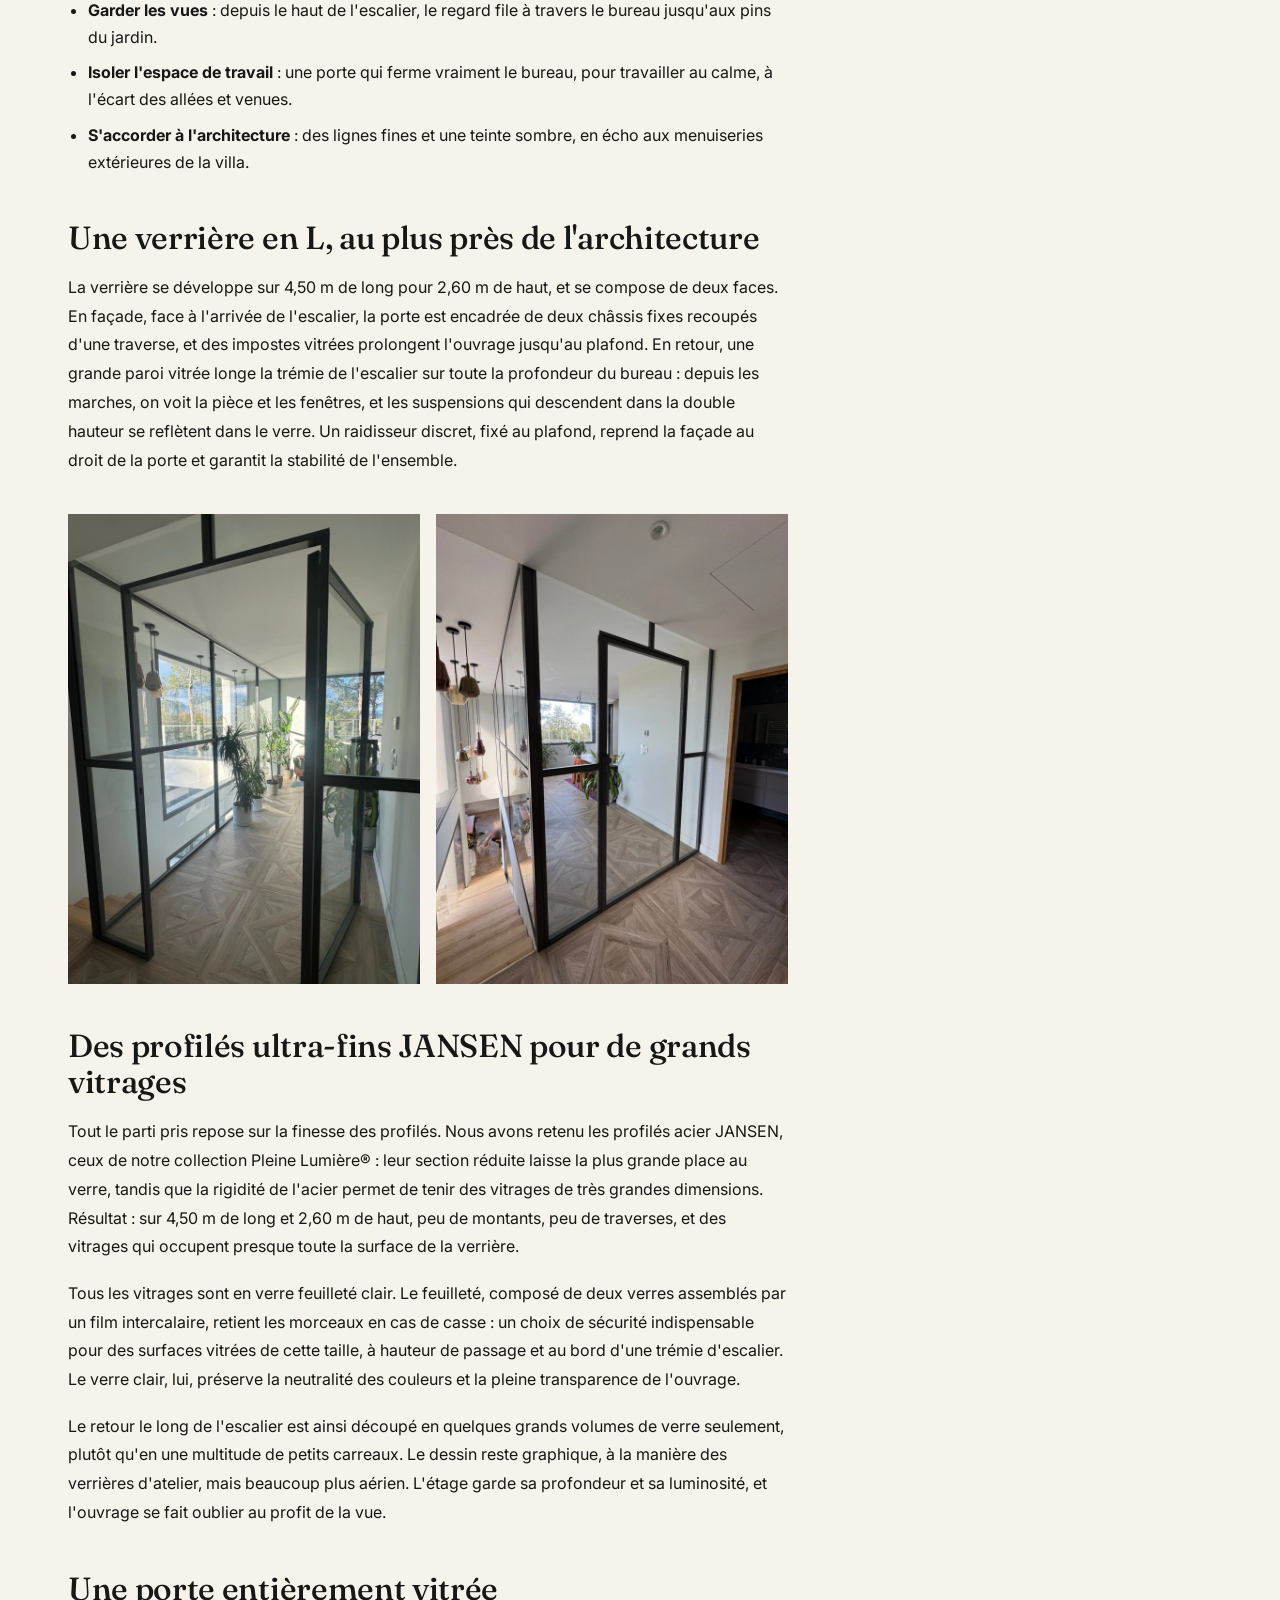
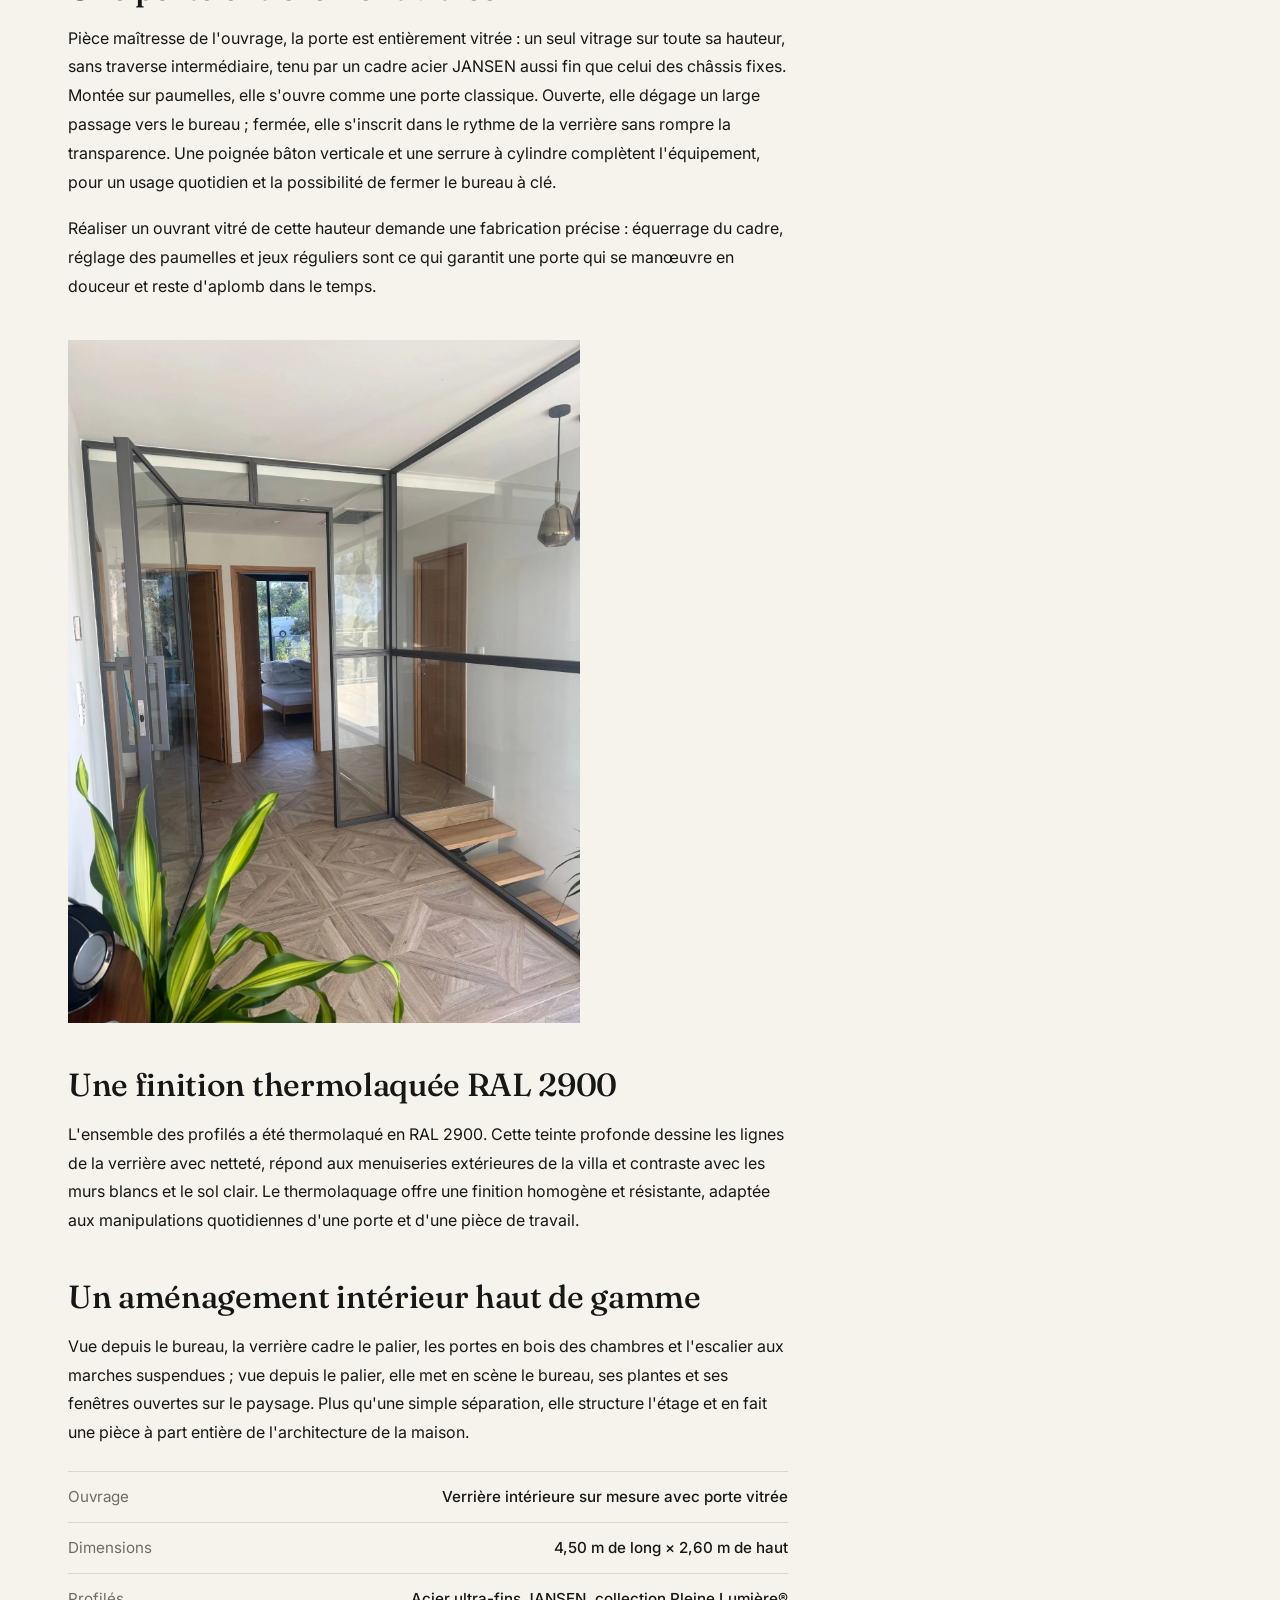
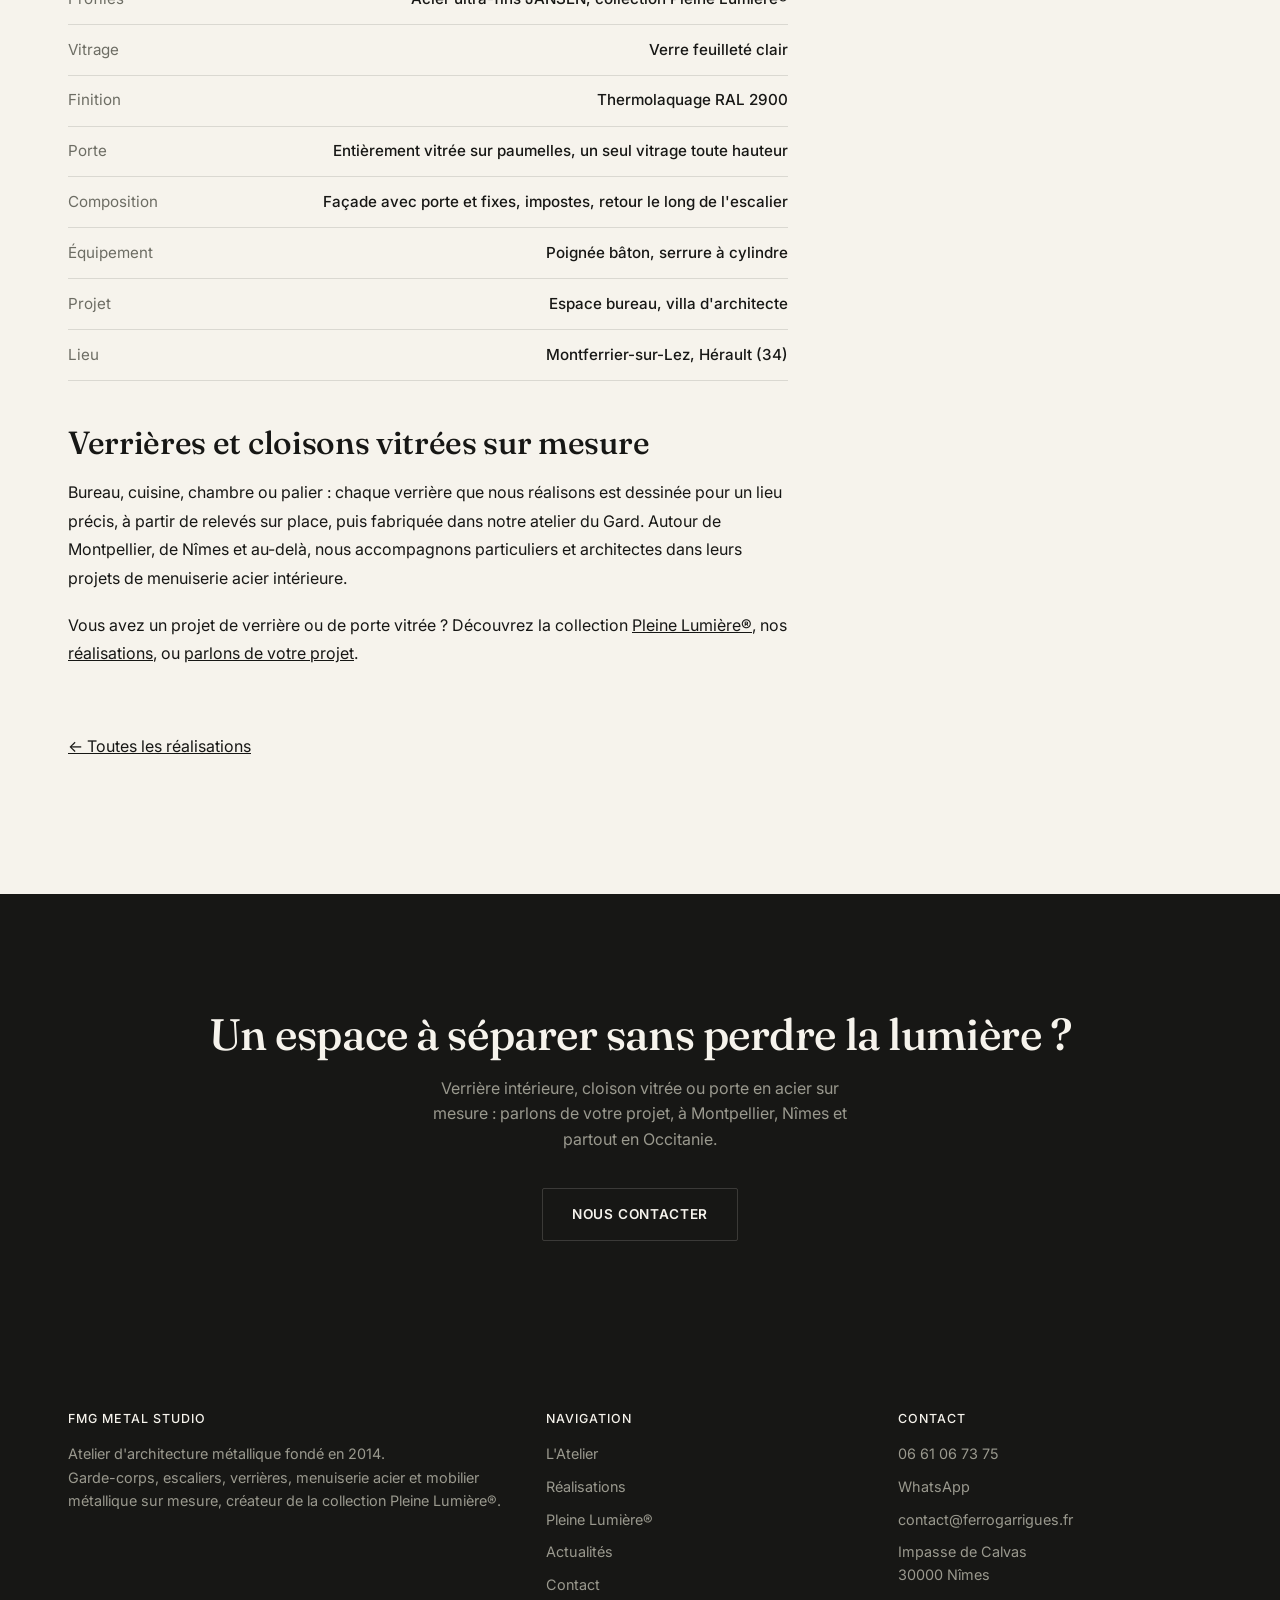
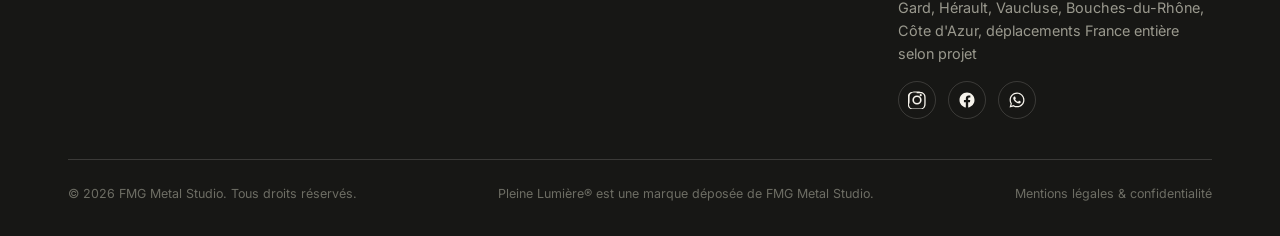
<file: verriere-interieure-porte-vitree-montferrier-sur-lez.html>
<!doctype html>
<html lang="fr">
<head>
<meta charset="UTF-8">
<meta name="viewport" content="width=device-width, initial-scale=1.0">
<title>Verrière intérieure sur mesure avec porte vitrée, villa d'architecte à Montferrier-sur-Lez, FMG Metal Studio</title>
<meta name="description" content="À Montferrier-sur-Lez, près de Montpellier, FMG Metal Studio a réalisé une verrière intérieure sur mesure en profilés acier ultra-fins JANSEN, avec porte entièrement vitrée sur paumelles et verre feuilleté clair, pour isoler l'espace bureau d'une villa d'architecte.">
<link rel="canonical" href="https://ferrogarrigues.fr/verriere-interieure-porte-vitree-montferrier-sur-lez.html">
<meta property="og:type" content="article">
<meta property="og:site_name" content="FMG Metal Studio">
<meta property="og:locale" content="fr_FR">
<meta property="og:title" content="Montferrier-sur-Lez : une verrière intérieure sur mesure pour l'espace bureau d'une villa d'architecte">
<meta property="og:description" content="Profilés acier ultra-fins JANSEN thermolaqués RAL 2900, 4,50 m de long sur 2,60 m de haut, verre feuilleté clair et porte entièrement vitrée : une verrière en L qui sépare l'espace bureau sans rien retirer à la lumière ni aux vues d'une villa d'architecte, à Montferrier-sur-Lez (Hérault).">
<meta property="og:url" content="https://ferrogarrigues.fr/verriere-interieure-porte-vitree-montferrier-sur-lez.html">
<meta property="og:image" content="https://ferrogarrigues.fr/assets/img/verriere-porte-vitree-jansen-montferrier-01.webp">
<meta property="og:image:width" content="1500">
<meta property="og:image:height" content="2000">
<meta property="og:image:alt" content="Verrière intérieure en profilés acier JANSEN avec porte entièrement vitrée ouverte sur l'espace bureau, villa d'architecte, Montferrier-sur-Lez">
<meta property="article:published_time" content="2026-10-07">
<meta property="article:section" content="Réalisations">
<meta name="twitter:card" content="summary_large_image">
<meta name="twitter:title" content="Montferrier-sur-Lez : une verrière intérieure sur mesure pour l'espace bureau d'une villa d'architecte">
<meta name="twitter:description" content="Verrière en profilés acier ultra-fins JANSEN, grands vitrages et porte entièrement vitrée, villa d'architecte à Montferrier-sur-Lez (Hérault).">
<meta name="twitter:image" content="https://ferrogarrigues.fr/assets/img/verriere-porte-vitree-jansen-montferrier-01.webp">
<link rel="icon" type="image/png" sizes="32x32" href="favicon-32.png">
<link rel="apple-touch-icon" sizes="180x180" href="apple-touch-icon.png">
<link rel="stylesheet" href="css/style.css">
<style>
  .article-body { max-width: 72ch; }
  .article-body h2 { font-size: clamp(1.5rem, 3vw, 2rem); margin: 2.75rem 0 1rem; }
  .article-body p { margin-bottom: 1.1rem; line-height: 1.8; }
  .article-body ul { list-style: disc; padding-left: 1.25rem; margin-bottom: 1.1rem; }
  .article-body li { margin-bottom: 0.5rem; line-height: 1.7; }
  .article-meta { font-size: 0.85rem; color: var(--steel); margin-top: 1rem; }
  .breadcrumb { font-size: 0.8rem; color: var(--steel); margin-bottom: 1.5rem; }
  .breadcrumb a { text-decoration: underline; text-underline-offset: 3px; }
  .spec-list { border-top: 1px solid var(--line); margin: 1.5rem 0 2rem; }
  .spec-list div { display: flex; justify-content: space-between; gap: 1rem; padding: 0.8rem 0; border-bottom: 1px solid var(--line); font-size: 0.95rem; }
  .spec-list dt { color: var(--steel); }
  .spec-list dd { text-align: right; font-weight: 500; }
  .article-gallery { display: grid; grid-template-columns: repeat(2, 1fr); gap: 1rem; }
  .article-gallery figure { margin: 0; }
  .article-gallery.single { grid-template-columns: 1fr; max-width: 32rem; }
  @media (max-width: 600px) { .article-gallery { grid-template-columns: 1fr; } }
</style>
<script type="application/ld+json">
{
  "@context": "https://schema.org",
  "@graph": [
    {
      "@type": "BlogPosting",
      "@id": "https://ferrogarrigues.fr/verriere-interieure-porte-vitree-montferrier-sur-lez.html#article",
      "headline": "Montferrier-sur-Lez : une verrière intérieure sur mesure pour l'espace bureau d'une villa d'architecte",
      "description": "Conception, fabrication et pose d'une verrière intérieure sur mesure en profilés acier ultra-fins JANSEN (collection Pleine Lumière®), avec porte entièrement vitrée et retour vitré le long de la trémie d'escalier, pour séparer l'espace bureau d'une villa d'architecte à Montferrier-sur-Lez (Hérault) : 4,50 m de long, 2,60 m de haut, verre feuilleté clair, porte sur paumelles, thermolaquage RAL 2900.",
      "datePublished": "2026-10-07",
      "dateModified": "2026-10-07",
      "inLanguage": "fr-FR",
      "mainEntityOfPage": "https://ferrogarrigues.fr/verriere-interieure-porte-vitree-montferrier-sur-lez.html",
      "image": [
        "https://ferrogarrigues.fr/assets/img/verriere-porte-vitree-jansen-montferrier-01.webp",
        "https://ferrogarrigues.fr/assets/img/verriere-porte-vitree-jansen-montferrier-02.webp",
        "https://ferrogarrigues.fr/assets/img/verriere-porte-vitree-jansen-montferrier-03.webp",
        "https://ferrogarrigues.fr/assets/img/verriere-porte-vitree-jansen-montferrier-04.webp"
      ],
      "keywords": "verrière intérieure sur mesure, verrière acier, porte vitrée, porte entièrement vitrée, profilés JANSEN, profils ultra-fins, verre feuilleté, thermolaquage RAL 2900, Pleine Lumière, cloison vitrée bureau, villa d'architecte, verrière Montpellier, verrière Montferrier-sur-Lez, verrière Hérault, menuiserie acier",
      "contentLocation": { "@type": "Place", "name": "Montferrier-sur-Lez", "address": { "@type": "PostalAddress", "postalCode": "34980", "addressLocality": "Montferrier-sur-Lez", "addressRegion": "Hérault", "addressCountry": "FR" } },
      "author": { "@type": "Organization", "name": "FMG Metal Studio", "url": "https://ferrogarrigues.fr/" },
      "publisher": {
        "@type": "Organization",
        "name": "FMG Metal Studio",
        "url": "https://ferrogarrigues.fr/",
        "logo": { "@type": "ImageObject", "url": "https://ferrogarrigues.fr/assets/img/logo-fmg-mark.webp" }
      }
    },
    {
      "@type": "BreadcrumbList",
      "itemListElement": [
        { "@type": "ListItem", "position": 1, "name": "Accueil", "item": "https://ferrogarrigues.fr/" },
        { "@type": "ListItem", "position": 2, "name": "Réalisations", "item": "https://ferrogarrigues.fr/realisations.html" },
        { "@type": "ListItem", "position": 3, "name": "Verrière intérieure avec porte vitrée, Montferrier-sur-Lez", "item": "https://ferrogarrigues.fr/verriere-interieure-porte-vitree-montferrier-sur-lez.html" }
      ]
    }
  ]
}
</script>
</head>
<body>

<header class="site-header">
  <div class="wrap">
    <a href="index.html" class="logo"><img src="assets/img/logo-fmg-horizontal.webp" alt="FMG Metal Studio, atelier d&#39;architecture métallique" class="logo-img"></a>
    <nav class="nav-links" id="nav-links">
      <a href="index.html">Accueil</a>
      <a href="atelier.html">L'Atelier</a>
      <a href="realisations.html" aria-current="page">Réalisations</a>
      <a href="pleine-lumiere.html">Pleine Lumière®</a>
      <a href="actualites.html">Actualités</a>
      <a href="contact.html">Contact</a>
    </nav>
    <button class="nav-toggle" aria-label="Ouvrir le menu" aria-expanded="false">☰</button>
  </div>
</header>

<main>

  <article>

    <section style="padding-bottom: 0;">
      <div class="wrap grid-2" style="align-items: center;">
        <div>
          <nav class="breadcrumb" aria-label="Fil d'Ariane"><a href="index.html">Accueil</a> › <a href="realisations.html">Réalisations</a> › Verrière à Montferrier-sur-Lez</nav>
          <span class="eyebrow">Réalisation · Montferrier-sur-Lez (34)</span>
          <h1>Montferrier-sur-Lez : une verrière intérieure sur mesure pour l'espace bureau d'une villa d'architecte</h1>
          <p class="lede mt-lg">Dans une villa d'architecte de Montferrier-sur-Lez, aux portes de Montpellier, notre atelier a conçu et posé une verrière intérieure sur mesure avec porte entièrement vitrée, en profilés acier ultra-fins JANSEN, pour séparer l'espace bureau du palier sans rien retirer à la lumière ni aux vues.</p>
          <p class="article-meta">Publié le <time datetime="2026-10-07">7 octobre 2026</time> · FMG Metal Studio</p>
        </div>
        <div class="ph ph-portrait"><img src="assets/img/verriere-porte-vitree-jansen-montferrier-01.webp" alt="Verrière intérieure en profilés acier JANSEN avec porte entièrement vitrée ouverte sur l'espace bureau, villa d'architecte, Montferrier-sur-Lez" width="1500" height="2000"></div>
      </div>
    </section>

    <section>
      <div class="wrap">
        <div class="article-body">

          <p>Baies vitrées sur les pins, double hauteur au-dessus de l'escalier, sol à motif Versailles : cette villa d'architecte de Montferrier-sur-Lez est pensée pour la lumière. À l'étage, en haut de l'escalier, les propriétaires souhaitaient faire de l'espace ouvert sur les fenêtres un véritable bureau, au calme et isolé du palier, sans perdre la transparence qui fait le caractère de la maison. Une cloison maçonnée aurait coupé l'étage en deux ; FMG Metal Studio a proposé une verrière intérieure sur mesure, réalisée avec les profilés acier de notre collection <a href="pleine-lumiere.html" style="text-decoration: underline;">Pleine Lumière®</a>.</p>

          <h2>Séparer sans cloisonner</h2>
          <p>Le cahier des charges tenait en une idée : un bureau fermé, mais qui ne se voit presque pas. Plusieurs exigences en découlaient :</p>
          <ul>
            <li><strong>Préserver la lumière naturelle</strong> : le jour des grandes baies du bureau devait continuer de traverser jusqu'au palier et à la cage d'escalier.</li>
            <li><strong>Garder les vues</strong> : depuis le haut de l'escalier, le regard file à travers le bureau jusqu'aux pins du jardin.</li>
            <li><strong>Isoler l'espace de travail</strong> : une porte qui ferme vraiment le bureau, pour travailler au calme, à l'écart des allées et venues.</li>
            <li><strong>S'accorder à l'architecture</strong> : des lignes fines et une teinte sombre, en écho aux menuiseries extérieures de la villa.</li>
          </ul>

          <h2>Une verrière en L, au plus près de l'architecture</h2>
          <p>La verrière se développe sur 4,50 m de long pour 2,60 m de haut, et se compose de deux faces. En façade, face à l'arrivée de l'escalier, la porte est encadrée de deux châssis fixes recoupés d'une traverse, et des impostes vitrées prolongent l'ouvrage jusqu'au plafond. En retour, une grande paroi vitrée longe la trémie de l'escalier sur toute la profondeur du bureau : depuis les marches, on voit la pièce et les fenêtres, et les suspensions qui descendent dans la double hauteur se reflètent dans le verre. Un raidisseur discret, fixé au plafond, reprend la façade au droit de la porte et garantit la stabilité de l'ensemble.</p>

          <div class="article-gallery" style="margin: 2.5rem 0;">
            <figure class="ph ph-portrait"><img src="assets/img/verriere-porte-vitree-jansen-montferrier-02.webp" alt="Porte vitrée ouverte de la verrière acier JANSEN, vue sur le bureau, les plantes et les baies donnant sur les pins, Montferrier-sur-Lez" loading="lazy" width="1500" height="2000"></figure>
            <figure class="ph ph-portrait"><img src="assets/img/verriere-porte-vitree-jansen-montferrier-03.webp" alt="Verrière intérieure fermée en haut de l'escalier, retour vitré le long de la trémie et suspensions dans la double hauteur, villa d'architecte, Montferrier-sur-Lez" loading="lazy" width="1500" height="2000"></figure>
          </div>

          <h2>Des profilés ultra-fins JANSEN pour de grands vitrages</h2>
          <p>Tout le parti pris repose sur la finesse des profilés. Nous avons retenu les profilés acier JANSEN, ceux de notre collection Pleine Lumière® : leur section réduite laisse la plus grande place au verre, tandis que la rigidité de l'acier permet de tenir des vitrages de très grandes dimensions. Résultat : sur 4,50 m de long et 2,60 m de haut, peu de montants, peu de traverses, et des vitrages qui occupent presque toute la surface de la verrière.</p>
          <p>Tous les vitrages sont en verre feuilleté clair. Le feuilleté, composé de deux verres assemblés par un film intercalaire, retient les morceaux en cas de casse : un choix de sécurité indispensable pour des surfaces vitrées de cette taille, à hauteur de passage et au bord d'une trémie d'escalier. Le verre clair, lui, préserve la neutralité des couleurs et la pleine transparence de l'ouvrage.</p>
          <p>Le retour le long de l'escalier est ainsi découpé en quelques grands volumes de verre seulement, plutôt qu'en une multitude de petits carreaux. Le dessin reste graphique, à la manière des verrières d'atelier, mais beaucoup plus aérien. L'étage garde sa profondeur et sa luminosité, et l'ouvrage se fait oublier au profit de la vue.</p>

          <h2>Une porte entièrement vitrée</h2>
          <p>Pièce maîtresse de l'ouvrage, la porte est entièrement vitrée : un seul vitrage sur toute sa hauteur, sans traverse intermédiaire, tenu par un cadre acier JANSEN aussi fin que celui des châssis fixes. Montée sur paumelles, elle s'ouvre comme une porte classique. Ouverte, elle dégage un large passage vers le bureau ; fermée, elle s'inscrit dans le rythme de la verrière sans rompre la transparence. Une poignée bâton verticale et une serrure à cylindre complètent l'équipement, pour un usage quotidien et la possibilité de fermer le bureau à clé.</p>
          <p>Réaliser un ouvrant vitré de cette hauteur demande une fabrication précise : équerrage du cadre, réglage des paumelles et jeux réguliers sont ce qui garantit une porte qui se manœuvre en douceur et reste d'aplomb dans le temps.</p>

          <div class="article-gallery single" style="margin: 2.5rem 0;">
            <figure class="ph ph-portrait"><img src="assets/img/verriere-porte-vitree-jansen-montferrier-04.webp" alt="Verrière vue depuis l'intérieur du bureau, porte vitrée ouverte sur le palier et les chambres, retour vitré le long de l'escalier, Montferrier-sur-Lez" loading="lazy" width="1500" height="2000"></figure>
          </div>

          <h2>Une finition thermolaquée RAL 2900</h2>
          <p>L'ensemble des profilés a été thermolaqué en RAL 2900. Cette teinte profonde dessine les lignes de la verrière avec netteté, répond aux menuiseries extérieures de la villa et contraste avec les murs blancs et le sol clair. Le thermolaquage offre une finition homogène et résistante, adaptée aux manipulations quotidiennes d'une porte et d'une pièce de travail.</p>

          <h2>Un aménagement intérieur haut de gamme</h2>
          <p>Vue depuis le bureau, la verrière cadre le palier, les portes en bois des chambres et l'escalier aux marches suspendues ; vue depuis le palier, elle met en scène le bureau, ses plantes et ses fenêtres ouvertes sur le paysage. Plus qu'une simple séparation, elle structure l'étage et en fait une pièce à part entière de l'architecture de la maison.</p>

          <dl class="spec-list">
            <div><dt>Ouvrage</dt><dd>Verrière intérieure sur mesure avec porte vitrée</dd></div>
            <div><dt>Dimensions</dt><dd>4,50 m de long × 2,60 m de haut</dd></div>
            <div><dt>Profilés</dt><dd>Acier ultra-fins JANSEN, collection Pleine Lumière®</dd></div>
            <div><dt>Vitrage</dt><dd>Verre feuilleté clair</dd></div>
            <div><dt>Finition</dt><dd>Thermolaquage RAL 2900</dd></div>
            <div><dt>Porte</dt><dd>Entièrement vitrée sur paumelles, un seul vitrage toute hauteur</dd></div>
            <div><dt>Composition</dt><dd>Façade avec porte et fixes, impostes, retour le long de l'escalier</dd></div>
            <div><dt>Équipement</dt><dd>Poignée bâton, serrure à cylindre</dd></div>
            <div><dt>Projet</dt><dd>Espace bureau, villa d'architecte</dd></div>
            <div><dt>Lieu</dt><dd>Montferrier-sur-Lez, Hérault (34)</dd></div>
          </dl>

          <h2>Verrières et cloisons vitrées sur mesure</h2>
          <p>Bureau, cuisine, chambre ou palier : chaque verrière que nous réalisons est dessinée pour un lieu précis, à partir de relevés sur place, puis fabriquée dans notre atelier du Gard. Autour de Montpellier, de Nîmes et au-delà, nous accompagnons particuliers et architectes dans leurs projets de menuiserie acier intérieure.</p>
          <p>Vous avez un projet de verrière ou de porte vitrée ? Découvrez la collection <a href="pleine-lumiere.html" style="text-decoration: underline;">Pleine Lumière®</a>, nos <a href="realisations.html" style="text-decoration: underline;">réalisations</a>, ou <a href="contact.html" style="text-decoration: underline;">parlons de votre projet</a>.</p>

          <p class="mt-lg"><a href="realisations.html" style="text-decoration: underline;">← Toutes les réalisations</a></p>

        </div>
      </div>
    </section>

  </article>

  <section class="cta-band">
    <div class="wrap">
      <h2>Un espace à séparer sans perdre la lumière ?</h2>
      <p>Verrière intérieure, cloison vitrée ou porte en acier sur mesure : parlons de votre projet, à Montpellier, Nîmes et partout en Occitanie.</p>
      <a href="contact.html" class="btn btn-light">Nous contacter</a>
    </div>
  </section>

</main>

<footer class="site-footer" id="site-footer"></footer>

<script src="js/main.js"></script>
<script src="js/footer.js"></script>
<script src="js/consent.js"></script>
</body>
</html>
</file>
<file: css/style.css>
/* ==========================================================================
   FMG Metal Studio — Atelier d'architecture métallique
   Design system : acier / laiton / lumière
   ========================================================================== */

@import url('https://fonts.googleapis.com/css2?family=Fraunces:opsz,wght@9..144,300;9..144,400;9..144,500;9..144,600&family=Inter:wght@400;500;600&display=swap');

:root {
  --charcoal: #171715;
  --charcoal-2: #232320;
  --steel: #6d6d64;
  --steel-light: #9a998e;
  --cream: #f6f3ec;
  --cream-2: #eeeae0;
  --line: rgba(23, 23, 21, 0.12);
  --line-on-dark: rgba(246, 243, 236, 0.16);
  --accent: #c69a44;
  --accent-dark: #9c752c;

  --font-display: 'Fraunces', Georgia, serif;
  --font-body: 'Inter', -apple-system, BlinkMacSystemFont, sans-serif;

  --max: 1240px;
  --gap: clamp(1.25rem, 3vw, 2.5rem);
}

* { box-sizing: border-box; margin: 0; padding: 0; }

html { scroll-behavior: smooth; }

body {
  font-family: var(--font-body);
  color: var(--charcoal);
  background: var(--cream);
  line-height: 1.6;
  font-size: 16px;
  -webkit-font-smoothing: antialiased;
}

img { max-width: 100%; display: block; }
a { color: inherit; text-decoration: none; }
ul { list-style: none; }

.wrap {
  max-width: var(--max);
  margin: 0 auto;
  padding: 0 clamp(1.25rem, 4vw, 3rem);
}

h1, h2, h3, h4 {
  font-family: var(--font-display);
  font-weight: 500;
  line-height: 1.15;
  letter-spacing: -0.01em;
}

h1 { font-size: clamp(2.4rem, 6vw, 4.2rem); font-weight: 400; }
h2 { font-size: clamp(1.9rem, 4vw, 2.75rem); }
h3 { font-size: 1.3rem; }

.eyebrow {
  font-family: var(--font-body);
  font-size: 0.78rem;
  letter-spacing: 0.18em;
  text-transform: uppercase;
  color: var(--accent-dark);
  font-weight: 600;
  display: inline-block;
  margin-bottom: 1rem;
}

.lede {
  font-size: 1.15rem;
  color: var(--steel);
  max-width: 46ch;
}

.btn {
  display: inline-flex;
  align-items: center;
  gap: 0.6rem;
  padding: 0.9rem 1.8rem;
  border-radius: 2px;
  font-size: 0.85rem;
  letter-spacing: 0.06em;
  text-transform: uppercase;
  font-weight: 600;
  border: 1px solid transparent;
  cursor: pointer;
  transition: all 0.25s ease;
}

.btn-primary {
  background: var(--charcoal);
  color: var(--cream);
}
.btn-primary:hover { background: var(--accent-dark); }

.btn-outline {
  border-color: currentColor;
  color: var(--charcoal);
}
.btn-outline:hover { background: var(--charcoal); color: var(--cream); }

.btn-light {
  border-color: var(--line-on-dark);
  color: var(--cream);
}
.btn-light:hover { background: var(--accent); border-color: var(--accent); color: var(--charcoal); }

/* ---------- Header ---------- */

.site-header {
  position: sticky;
  top: 0;
  z-index: 100;
  border-bottom: 1px solid var(--line);
}
.site-header::before {
  content: '';
  position: absolute;
  inset: 0;
  z-index: -1;
  background: rgba(246, 243, 236, 0.92);
  backdrop-filter: blur(8px);
}

.site-header .wrap {
  display: flex;
  align-items: center;
  justify-content: space-between;
  height: 84px;
}

.logo {
  display: flex;
  align-items: center;
}
.logo-img {
  height: 52px;
  width: auto;
  display: block;
}

.nav-links {
  display: flex;
  gap: clamp(1.25rem, 2vw, 2.25rem);
  font-size: 0.85rem;
  letter-spacing: 0.03em;
  font-weight: 500;
}

.nav-links a {
  position: relative;
  padding: 0.3rem 0;
}
.nav-links a::after {
  content: '';
  position: absolute;
  left: 0; right: 100%;
  bottom: 0;
  height: 1px;
  background: var(--accent);
  transition: right 0.25s ease;
}
.nav-links a:hover::after,
.nav-links a[aria-current="page"]::after { right: 0; }
.nav-links a[aria-current="page"] { color: var(--accent-dark); }

.nav-toggle {
  display: none;
  background: none;
  border: 0;
  font-size: 1.5rem;
  cursor: pointer;
}

@media (max-width: 860px) {
  .nav-links {
    position: fixed;
    inset: 84px 0 0 0;
    background: var(--cream);
    flex-direction: column;
    padding: 2rem clamp(1.25rem, 4vw, 3rem);
    gap: 1.5rem;
    font-size: 1.1rem;
    transform: translateY(-8px);
    opacity: 0;
    pointer-events: none;
    transition: opacity 0.2s ease, transform 0.2s ease;
  }
  .nav-links.open {
    opacity: 1;
    transform: translateY(0);
    pointer-events: auto;
  }
  .nav-toggle { display: block; }
}

/* ---------- Hero ---------- */

.hero {
  position: relative;
  min-height: 86vh;
  display: flex;
  align-items: flex-end;
  background:
    linear-gradient(180deg, rgba(23,23,21,0.35) 0%, rgba(23,23,21,0.85) 100%),
    url('../assets/img/garde-corps-inox-01.webp') center 30% / cover no-repeat;
  color: var(--cream);
}

.hero-inner {
  padding-bottom: clamp(3rem, 6vw, 6rem);
  max-width: 780px;
}

.hero .eyebrow { color: var(--accent); }
.hero p.lede { color: var(--cream-2); }

.hero-actions {
  display: flex;
  gap: 1rem;
  flex-wrap: wrap;
  margin-top: 2.25rem;
}

.placeholder-note {
  position: absolute;
  top: 1rem;
  right: 1rem;
  font-size: 0.7rem;
  letter-spacing: 0.06em;
  text-transform: uppercase;
  background: rgba(198, 154, 68, 0.9);
  color: var(--charcoal);
  padding: 0.35rem 0.7rem;
  border-radius: 2px;
}

/* ---------- Sections ---------- */

section { padding: clamp(4rem, 9vw, 8rem) 0; }
.section-alt { background: var(--cream-2); }
.section-dark { background: var(--charcoal); color: var(--cream); }
.section-dark .steel-text { color: var(--steel-light); }

.section-head {
  max-width: 640px;
  margin-bottom: clamp(2.5rem, 5vw, 4rem);
}

/* ---------- Grids / Cards ---------- */

.grid-4 {
  display: grid;
  grid-template-columns: repeat(4, 1fr);
  gap: var(--gap);
}
.grid-3 { display: grid; grid-template-columns: repeat(3, 1fr); gap: var(--gap); }
.grid-2 { display: grid; grid-template-columns: repeat(2, 1fr); gap: var(--gap); }

@media (max-width: 980px) {
  .grid-4 { grid-template-columns: repeat(2, 1fr); }
  .grid-3 { grid-template-columns: repeat(2, 1fr); }
}
@media (max-width: 620px) {
  .grid-4, .grid-3, .grid-2 { grid-template-columns: 1fr; }
}

.service-card {
  display: block;
  padding: 2rem 1.75rem;
  background: var(--cream);
  border: 1px solid var(--line);
  transition: border-color 0.25s ease, transform 0.25s ease;
}
.service-card:hover,
.service-card:focus-visible {
  border-color: var(--accent);
  transform: translateY(-4px);
}
.service-card:focus-visible { outline: 2px solid var(--accent); outline-offset: 3px; }
.service-card .num {
  font-family: var(--font-display);
  font-size: 0.95rem;
  color: var(--accent-dark);
  margin-bottom: 1.25rem;
  display: block;
}
.service-card h3 { margin-bottom: 0.6rem; }
.service-card p { color: var(--steel); font-size: 0.95rem; }

/* image placeholder block */
.ph {
  position: relative;
  background: repeating-linear-gradient(135deg, #d9d3c4 0 2px, #eeeae0 2px 26px);
  display: flex;
  align-items: center;
  justify-content: center;
  overflow: hidden;
}
.ph::before {
  content: attr(data-label);
  background: rgba(23,23,21,0.75);
  color: var(--cream);
  padding: 0.5rem 0.9rem;
  border-radius: 2px;
  font-size: 0.72rem;
  letter-spacing: 0.08em;
  text-transform: uppercase;
  text-align: center;
}
.ph-square { aspect-ratio: 1 / 1; }
.ph-portrait { aspect-ratio: 3 / 4; }
.ph-wide { aspect-ratio: 16 / 10; }

.ph:has(img) { background: none; }
.ph:has(img)::before { content: none; }
.ph img { width: 100%; height: 100%; object-fit: cover; display: block; }

/* ---------- Project cards (Réalisations) ---------- */

.project-card figure { margin: 0; }
.project-card figcaption {
  padding-top: 1rem;
  display: flex;
  justify-content: space-between;
  align-items: baseline;
  gap: 1rem;
}
.project-card h3 { font-size: 1.05rem; }
.project-card .meta {
  font-size: 0.78rem;
  color: var(--steel);
  text-align: right;
  white-space: nowrap;
}

.filters {
  display: flex;
  flex-wrap: wrap;
  gap: 0.6rem;
  margin-bottom: 2.5rem;
}
.filters button {
  font-family: var(--font-body);
  font-size: 0.8rem;
  letter-spacing: 0.04em;
  padding: 0.5rem 1.1rem;
  border: 1px solid var(--line);
  background: transparent;
  cursor: pointer;
  border-radius: 999px;
  transition: all 0.2s ease;
}
.filters button.active,
.filters button:hover {
  background: var(--charcoal);
  color: var(--cream);
  border-color: var(--charcoal);
}

.filter-chip {
  display: inline-flex;
  align-items: center;
  font-family: var(--font-body);
  font-size: 0.8rem;
  letter-spacing: 0.04em;
  padding: 0.5rem 1.1rem;
  border: 1px solid var(--line);
  background: transparent;
  cursor: pointer;
  border-radius: 999px;
  transition: all 0.2s ease;
  user-select: none;
}
.filter-chip input {
  position: absolute;
  width: 1px;
  height: 1px;
  padding: 0;
  margin: -1px;
  overflow: hidden;
  clip: rect(0, 0, 0, 0);
  white-space: nowrap;
  border: 0;
}
.filter-chip:hover { border-color: var(--charcoal); }
.filter-chip:has(input:checked) {
  background: var(--charcoal);
  color: var(--cream);
  border-color: var(--charcoal);
}
.filter-chip:has(input:focus-visible) {
  outline: 2px solid var(--accent);
  outline-offset: 2px;
}
.filters-reset {
  font-family: var(--font-body);
  font-size: 0.8rem;
  letter-spacing: 0.04em;
  color: var(--steel);
  background: none;
  border: none;
  cursor: pointer;
  padding: 0.5rem 0.3rem;
  text-decoration: underline;
  text-underline-offset: 3px;
}
.filters-reset:hover { color: var(--charcoal); }

.project-card[hidden] { display: none; }

/* ---------- Réalisations : cartes uniformes, titre incrusté ---------- */

.project-grid { align-items: start; }

.project-card {
  border: 1px solid var(--line);
  background: var(--charcoal);
}
.project-card[data-images] { cursor: pointer; }
.project-card[data-images]:focus-visible { outline: 2px solid var(--accent); outline-offset: 3px; }

.pc-media { margin: 0; }
.pc-media img { transition: transform 0.5s ease; }
.project-card[data-images]:hover .pc-media img,
.project-card[data-images]:focus-visible .pc-media img { transform: scale(1.06); }

.pc-overlay {
  position: absolute;
  inset: auto 0 0 0;
  padding: 1.5rem 1.25rem 1.15rem;
  background: linear-gradient(180deg, transparent 0%, rgba(15,15,13,0.35) 45%, rgba(15,15,13,0.92) 100%);
  z-index: 1;
}
.pc-overlay h3 {
  color: var(--cream);
  font-size: clamp(1.05rem, 1.6vw, 1.3rem);
  line-height: 1.2;
  margin-bottom: 0.35rem;
  transition: color 0.2s ease;
}
.project-card[data-images]:hover .pc-overlay h3,
.project-card[data-images]:focus-visible .pc-overlay h3 { color: var(--accent); }
.pc-location {
  display: block;
  font-size: 0.78rem;
  letter-spacing: 0.04em;
  color: var(--cream-2);
  opacity: 0.85;
}
.pc-views {
  display: block;
  font-size: 0.72rem;
  letter-spacing: 0.03em;
  color: var(--cream-2);
  opacity: 0.65;
  margin-top: 0.2rem;
}
.pc-link {
  display: inline-block;
  font-size: 0.78rem;
  letter-spacing: 0.03em;
  color: var(--accent);
  margin-top: 0.4rem;
  text-decoration: underline;
  text-underline-offset: 3px;
}
.project-card-empty .pc-overlay h3,
.project-card-empty .pc-location { color: var(--steel); opacity: 1; }
.project-card-empty .pc-overlay { background: none; position: static; padding-top: 0.75rem; }
.project-card-empty .pc-media::before { content: none; }
.project-card-empty { background: var(--cream); }

/* ---------- Fiche détaillée (project-modal) ---------- */

.project-modal {
  position: fixed;
  inset: 0;
  z-index: 1000;
  background: rgba(15, 15, 13, 0.92);
  display: flex;
  align-items: center;
  justify-content: center;
  padding: clamp(1rem, 4vw, 3rem);
  overflow-y: auto;
}
.project-modal[hidden] { display: none; }
#pm-more[hidden] { display: none; }

.pm-inner {
  background: var(--cream);
  width: 100%;
  max-width: 1120px;
  max-height: 86vh;
  display: grid;
  grid-template-columns: 1.15fr 0.85fr;
  overflow: hidden;
}

.pm-media {
  position: relative;
  background: var(--charcoal);
  min-height: 320px;
}
.pm-media img { width: 100%; height: 100%; object-fit: cover; display: block; }
.pm-count {
  position: absolute;
  left: 50%;
  bottom: 1rem;
  transform: translateX(-50%);
  color: var(--cream);
  font-size: 0.72rem;
  letter-spacing: 0.08em;
  background: rgba(15,15,13,0.55);
  padding: 0.3rem 0.7rem;
  border-radius: 999px;
}

.pm-info {
  padding: clamp(1.75rem, 3vw, 3rem);
  overflow-y: auto;
}
.pm-info h2 { font-size: clamp(1.5rem, 2.6vw, 2rem); margin-bottom: 0.5rem; }
.pm-location {
  color: var(--steel);
  font-size: 0.88rem;
  letter-spacing: 0.02em;
  margin-bottom: 1.5rem;
  padding-bottom: 1.5rem;
  border-bottom: 1px solid var(--line);
}
.pm-desc { color: var(--charcoal); line-height: 1.75; }

@media (max-width: 820px) {
  .pm-inner { grid-template-columns: 1fr; max-height: none; }
  .pm-media { min-height: 260px; aspect-ratio: 4 / 3; }
}

.lightbox-close,
.lightbox-prev,
.lightbox-next {
  background: rgba(246,243,236,0.1);
  border: 1px solid var(--line-on-dark);
  color: var(--cream);
  border-radius: 50%;
  cursor: pointer;
  display: flex;
  align-items: center;
  justify-content: center;
  transition: background 0.2s ease;
}
.lightbox-close:hover,
.lightbox-prev:hover,
.lightbox-next:hover { background: var(--accent); color: var(--charcoal); border-color: var(--accent); }

.lightbox-close {
  position: fixed;
  top: clamp(1rem, 3vw, 2rem);
  right: clamp(1rem, 3vw, 2rem);
  width: 2.75rem;
  height: 2.75rem;
  font-size: 1.4rem;
  z-index: 1001;
}
.lightbox-prev,
.lightbox-next {
  position: absolute;
  top: 50%;
  transform: translateY(-50%);
  width: 2.75rem;
  height: 2.75rem;
  font-size: 1.5rem;
  z-index: 1;
}

/* ---------- Bouton WhatsApp flottant ---------- */

.whatsapp-float {
  position: fixed;
  right: clamp(1rem, 3vw, 1.5rem);
  bottom: clamp(1rem, 3vw, 1.5rem);
  height: 56px;
  min-width: 56px;
  padding: 0 1.3rem 0 1.05rem;
  border-radius: 28px;
  /* Vert WhatsApp : reconnaissable au premier coup d'œil. Texte en anthracite (contraste 9:1). */
  background: #25d366;
  color: var(--charcoal);
  display: flex;
  align-items: center;
  justify-content: center;
  gap: 0.55rem;
  font-size: 0.85rem;
  font-weight: 600;
  letter-spacing: 0.04em;
  text-transform: uppercase;
  box-shadow: 0 6px 20px rgba(23, 23, 21, 0.28);
  z-index: 60;
  transition: background 0.2s ease, transform 0.2s ease, bottom 0.2s ease;
}
.whatsapp-float:hover {
  background: #1ebe5b;
  transform: translateY(-2px);
}
.whatsapp-float:focus-visible { outline: 3px solid var(--accent); outline-offset: 3px; }
.whatsapp-float svg { width: 26px; height: 26px; fill: currentColor; flex-shrink: 0; }
/* Au-dessus du bandeau cookies tant qu'il est affiché (hauteur mesurée par js/consent.js). */
.has-cookie-banner .whatsapp-float { bottom: calc(var(--cookie-banner-h, 0px) + 1rem); }
/* Mobile : bouton rond, icône seule (le libellé reste lu par les lecteurs d'écran via aria-label). */
@media (max-width: 700px) {
  .whatsapp-float { padding: 0; }
  .whatsapp-float-label { display: none; }
}

/* Bouton WhatsApp de la page Contact */
.btn-whatsapp { background: #25d366; color: var(--charcoal); margin-top: 0.6rem; }
.btn-whatsapp:hover { background: #1ebe5b; }
.btn-whatsapp svg { width: 20px; height: 20px; fill: currentColor; }

/* ---------- Bandeau cookies ---------- */

.cookie-banner {
  position: fixed;
  left: 0;
  right: 0;
  bottom: 0;
  z-index: 200;
  background: var(--charcoal);
  color: var(--steel-light);
  padding: 1.1rem clamp(1.25rem, 4vw, 2rem);
  display: flex;
  flex-wrap: wrap;
  align-items: center;
  justify-content: space-between;
  gap: 1rem;
  box-shadow: 0 -4px 16px rgba(23, 23, 21, 0.25);
}
.cookie-banner p {
  margin: 0;
  max-width: 62ch;
  font-size: 0.85rem;
  line-height: 1.5;
}
.cookie-banner-actions {
  display: flex;
  gap: 0.75rem;
  flex-shrink: 0;
}
.cookie-banner-actions button {
  border: 1px solid var(--line-on-dark);
  background: none;
  color: var(--cream);
  padding: 0.55rem 1.15rem;
  border-radius: 2px;
  cursor: pointer;
  font-size: 0.82rem;
  letter-spacing: 0.02em;
  transition: all 0.2s ease;
}
#cookie-refuse:hover { border-color: var(--cream); }
#cookie-accept {
  background: var(--accent);
  border-color: var(--accent);
  color: var(--charcoal);
  font-weight: 600;
}
#cookie-accept:hover { background: var(--accent-dark); border-color: var(--accent-dark); }
.lightbox-prev { left: 1rem; }
.lightbox-next { right: 1rem; }
.lightbox-prev[hidden],
.lightbox-next[hidden] { display: none; }

/* ---------- Pagination ---------- */

.pagination {
  display: flex;
  align-items: center;
  justify-content: center;
  gap: 0.5rem;
  margin-top: clamp(2.5rem, 5vw, 4rem);
}
.pagination a,
.pagination span {
  display: inline-flex;
  align-items: center;
  justify-content: center;
  min-width: 2.25rem;
  height: 2.25rem;
  padding: 0 0.5rem;
  border: 1px solid var(--line);
  font-size: 0.85rem;
  color: var(--steel);
}
.pagination a:hover { border-color: var(--accent); color: var(--charcoal); }
.pagination .active {
  background: var(--charcoal);
  border-color: var(--charcoal);
  color: var(--cream);
}
.pagination .disabled {
  opacity: 0.35;
  pointer-events: none;
}

/* ---------- Carousel ---------- */

.carousel {
  position: relative;
  display: flex;
  align-items: center;
  gap: 0.75rem;
}
.carousel-track {
  display: flex;
  gap: var(--gap);
  overflow-x: auto;
  scroll-snap-type: x mandatory;
  scroll-behavior: smooth;
  padding-bottom: 0.5rem;
  scrollbar-width: none;
}
.carousel-track::-webkit-scrollbar { display: none; }

.carousel-item {
  flex: 0 0 auto;
  width: min(280px, 78vw);
  scroll-snap-align: start;
  display: block;
}
.carousel-item .ph { margin-bottom: 1rem; }
.carousel-item h3 { font-size: 1.05rem; margin-bottom: 0.25rem; }
.carousel-item .meta { font-size: 0.82rem; color: var(--steel); }

.carousel-btn {
  flex: 0 0 auto;
  width: 2.75rem;
  height: 2.75rem;
  border-radius: 50%;
  border: 1px solid var(--line);
  background: var(--cream);
  font-size: 1.2rem;
  cursor: pointer;
  display: flex;
  align-items: center;
  justify-content: center;
  transition: all 0.2s ease;
}
.carousel-btn:hover { background: var(--charcoal); color: var(--cream); border-color: var(--charcoal); }

@media (max-width: 700px) {
  .carousel-btn { display: none; }
}

/* ---------- Pleine Lumière ---------- */

.pl-mark {
  font-family: var(--font-display);
  font-size: clamp(2.6rem, 7vw, 5rem);
  letter-spacing: -0.02em;
}
.pl-mark sup { font-size: 0.35em; top: -1.4em; }

.pl-band {
  background: var(--charcoal);
  color: var(--cream);
}

.pl-brand-plaque {
  background: var(--cream);
  padding: clamp(1.5rem, 3vw, 2.5rem);
  display: flex;
  align-items: center;
  justify-content: center;
}
.pl-brand-plaque img {
  width: 100%;
  max-width: 420px;
  height: auto;
  display: block;
}
@media (max-width: 780px) {
  .pl-brand-plaque { margin-top: 2rem; }
}

.pl-features {
  display: grid;
  grid-template-columns: repeat(3, 1fr);
  gap: var(--gap);
  margin-top: 3rem;
}
@media (max-width: 780px) { .pl-features { grid-template-columns: 1fr; } }

.pl-features li { border-top: 1px solid var(--line-on-dark); padding-top: 1.25rem; }
.pl-features h3 { color: var(--accent); font-size: 1.05rem; margin-bottom: 0.5rem; }
.pl-features p { color: var(--steel-light); font-size: 0.92rem; }

/* ---------- Process (Atelier) ---------- */

.process-steps {
  counter-reset: step;
  list-style: none;
  display: grid;
  grid-template-columns: repeat(3, 1fr);
  gap: var(--gap);
}
@media (max-width: 780px) { .process-steps { grid-template-columns: 1fr; } }

.process-steps li {
  counter-increment: step;
  position: relative;
  padding-top: 2.5rem;
}
.process-steps li::before {
  content: counter(step, decimal-leading-zero);
  font-family: var(--font-display);
  font-size: 1.6rem;
  color: var(--accent-dark);
  position: absolute;
  top: 0; left: 0;
}
.process-steps h3 { margin-bottom: 0.5rem; }
.process-steps p { color: var(--steel); font-size: 0.94rem; }

/* ---------- CTA band ---------- */

.cta-band {
  background: var(--charcoal);
  color: var(--cream);
  text-align: center;
}
.cta-band h2 { margin-bottom: 1rem; }
.cta-band p { color: var(--steel-light); max-width: 42ch; margin: 0 auto 2.25rem; }

/* ---------- Contact ---------- */

.contact-grid {
  display: grid;
  grid-template-columns: 1.1fr 0.9fr;
  gap: clamp(2rem, 5vw, 4rem);
  align-items: start;
}
@media (max-width: 900px) { .contact-grid { grid-template-columns: 1fr; } }

.field { margin-bottom: 1.4rem; }
.field label {
  display: block;
  font-size: 0.78rem;
  letter-spacing: 0.05em;
  text-transform: uppercase;
  color: var(--steel);
  margin-bottom: 0.5rem;
}
.field input,
.field select,
.field textarea {
  width: 100%;
  padding: 0.85rem 1rem;
  border: 1px solid var(--line);
  background: var(--cream);
  font-family: var(--font-body);
  font-size: 0.98rem;
  color: var(--charcoal);
}
.field textarea { resize: vertical; min-height: 130px; }
.field input:focus,
.field select:focus,
.field textarea:focus { outline: 2px solid var(--accent); outline-offset: 1px; }

.contact-info h3 { margin-bottom: 0.4rem; font-size: 1rem; }
.contact-info .block { margin-bottom: 2rem; }
.contact-info p { color: var(--steel); font-size: 0.95rem; }
.contact-info .todo {
  color: var(--accent-dark);
  font-style: italic;
}
.rdv-notice {
  margin-top: 0.6rem;
  padding: 0.6rem 0.75rem;
  border-left: 3px solid var(--accent);
  background: var(--cream-2);
  color: var(--charcoal) !important;
  font-size: 0.82rem !important;
  line-height: 1.4;
}

.form-note { font-size: 0.82rem; color: var(--steel); margin-top: 0.75rem; }
#contact-form { scroll-margin-top: 6rem; }
.form-error {
  margin-bottom: 1.4rem;
  padding: 0.8rem 1rem;
  border-left: 3px solid #b3261e;
  background: var(--cream-2);
  color: var(--charcoal);
  font-size: 0.9rem;
}

/* ---------- Social ---------- */

.social-icons {
  display: flex;
  gap: 0.75rem;
}
.social-icons a {
  width: 38px;
  height: 38px;
  border-radius: 50%;
  border: 1px solid var(--line-on-dark);
  display: flex;
  align-items: center;
  justify-content: center;
  color: var(--cream);
  transition: all 0.2s ease;
}
.social-icons a:hover {
  background: var(--accent);
  border-color: var(--accent);
  color: var(--charcoal);
}
.social-icons svg { width: 18px; height: 18px; fill: currentColor; }

.social-follow {
  display: flex;
  align-items: center;
  gap: 1.5rem;
  flex-wrap: wrap;
  padding: 1.75rem;
  border: 1px solid var(--line);
  background: var(--cream);
}
.social-follow .social-icons a {
  color: var(--charcoal);
  border-color: var(--line);
}
.social-follow .social-icons a:hover { background: var(--accent); border-color: var(--accent); color: var(--charcoal); }
.social-follow strong { display: block; font-family: var(--font-display); font-size: 1.1rem; }
.social-follow span { color: var(--steel); font-size: 0.92rem; }

/* ---------- Diaporama photo (accueil) ---------- */

.slideshow {
  position: relative;
  width: 100%;
  max-width: 502px;
  margin: 0 auto;
}
.slideshow-track {
  position: relative;
  aspect-ratio: 1 / 1;
  overflow: hidden;
  background: var(--cream-2);
}
.slideshow-item {
  position: absolute;
  inset: 0;
  opacity: 0;
  visibility: hidden;
  transition: opacity 0.9s ease, visibility 0.9s;
}
.slideshow-item.is-active { opacity: 1; visibility: visible; }
.slideshow-item img {
  width: 100%;
  height: 100%;
  object-fit: cover;
  display: block;
}
.slideshow-pause {
  position: absolute;
  top: 0.75rem;
  right: 0.75rem;
  width: 2.25rem;
  height: 2.25rem;
  border-radius: 50%;
  border: none;
  background: rgba(23, 23, 21, 0.6);
  color: var(--cream);
  font-size: 0.75rem;
  cursor: pointer;
}
.slideshow-pause:hover, .slideshow-pause:focus-visible { background: var(--charcoal); }
.slideshow-dots {
  display: flex;
  justify-content: center;
  flex-wrap: wrap;
  gap: 0.5rem;
  margin-top: 0.9rem;
}
.slideshow-dots button {
  width: 0.6rem;
  height: 0.6rem;
  padding: 0;
  border-radius: 50%;
  border: 1px solid var(--steel);
  background: transparent;
  cursor: pointer;
}
.slideshow-dots button[aria-current="true"] { background: var(--charcoal); border-color: var(--charcoal); }

@media (prefers-reduced-motion: reduce) {
  .slideshow-item { transition: none; }
}

/* ---------- Footer ---------- */

.site-footer {
  background: var(--charcoal);
  color: var(--steel-light);
  padding: 3.5rem 0 2rem;
  font-size: 0.9rem;
}
.footer-grid {
  display: grid;
  grid-template-columns: 1.4fr 1fr 1fr;
  gap: var(--gap);
  padding-bottom: 2.5rem;
  border-bottom: 1px solid var(--line-on-dark);
}
@media (max-width: 700px) { .footer-grid { grid-template-columns: 1fr; } }
.footer-grid h4 {
  font-family: var(--font-body);
  font-size: 0.78rem;
  letter-spacing: 0.08em;
  text-transform: uppercase;
  color: var(--cream);
  margin-bottom: 1rem;
}
.footer-grid ul li { margin-bottom: 0.6rem; }
.footer-grid a:hover { color: var(--accent); }
.footer-bottom {
  padding-top: 1.5rem;
  display: flex;
  justify-content: space-between;
  flex-wrap: wrap;
  gap: 0.5rem;
  font-size: 0.78rem;
  color: var(--steel);
}

/* ---------- Utility ---------- */

.center { text-align: center; margin-left: auto; margin-right: auto; }
.mt-lg { margin-top: clamp(2.5rem, 5vw, 4rem); }

/* ---------- Page légale ---------- */

.legal-content { max-width: 70ch; }
.legal-content h2 {
  font-size: 1.3rem;
  margin-top: 2.5rem;
  margin-bottom: 0.75rem;
}
.legal-content h2:first-child { margin-top: 0; }
.legal-content p { color: var(--steel); margin-bottom: 0.9rem; line-height: 1.6; }
.legal-content ul { margin: 0 0 0.9rem 1.2rem; color: var(--steel); line-height: 1.7; }
</file>
